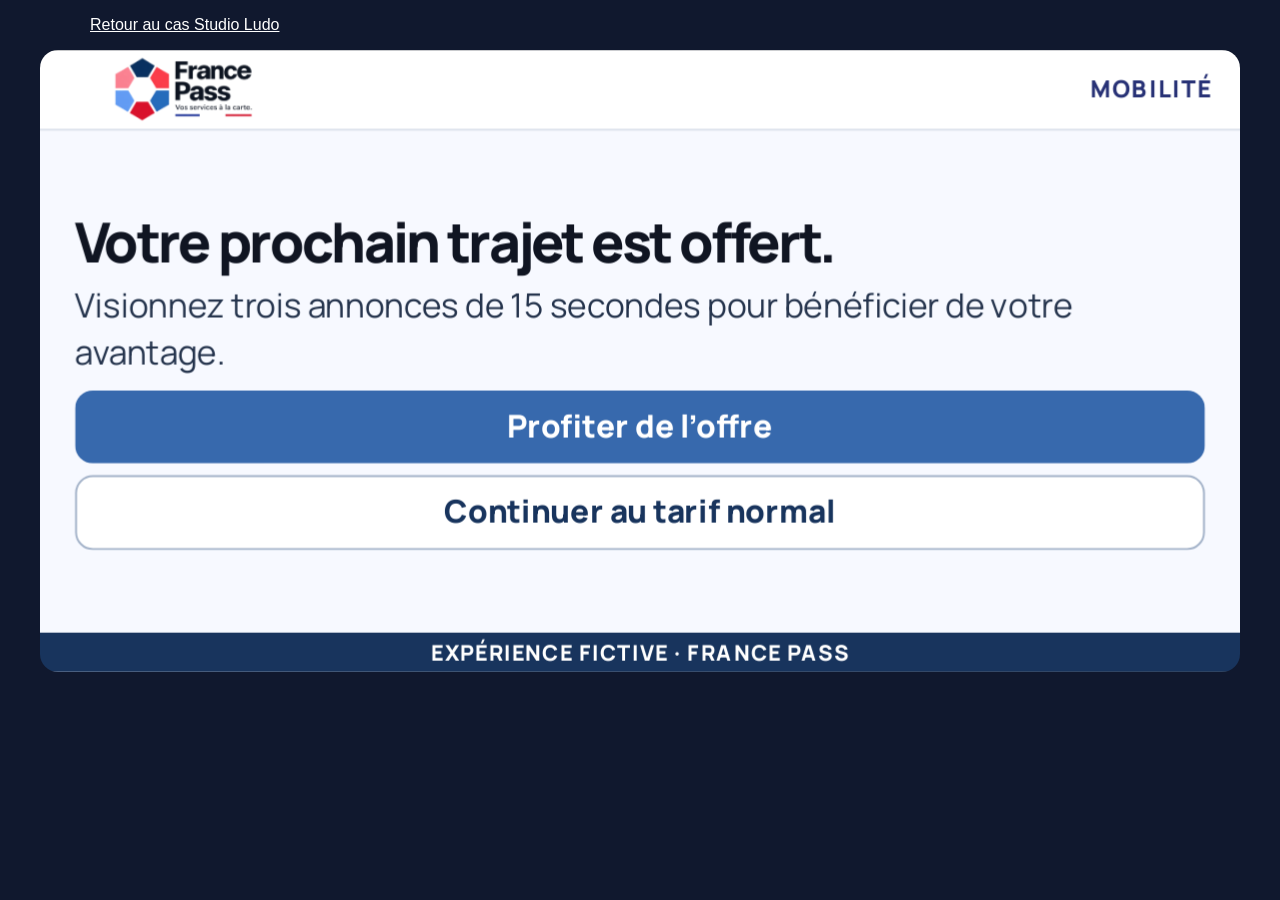
<file: france-pass/borne/index.html>
<!doctype html><html lang="fr"><meta charset="utf-8"><meta name="viewport" content="width=device-width,initial-scale=1"><title>Borne mobilité · France Pass</title><link rel="icon" href="../branding/favicon.png"><style>body{margin:0;background:#10182e;color:white;font:16px Arial,sans-serif}header{max-width:1100px;padding:1rem;margin:auto}a{color:inherit}main{max-width:1200px;margin:auto}</style><header><a href="../../france-pass.html">Retour au cas Studio Ludo</a></header><main><div id="fp-kiosk" class="fp-k-solo"></div></main><script src="immersion.js"></script></html>
</file>
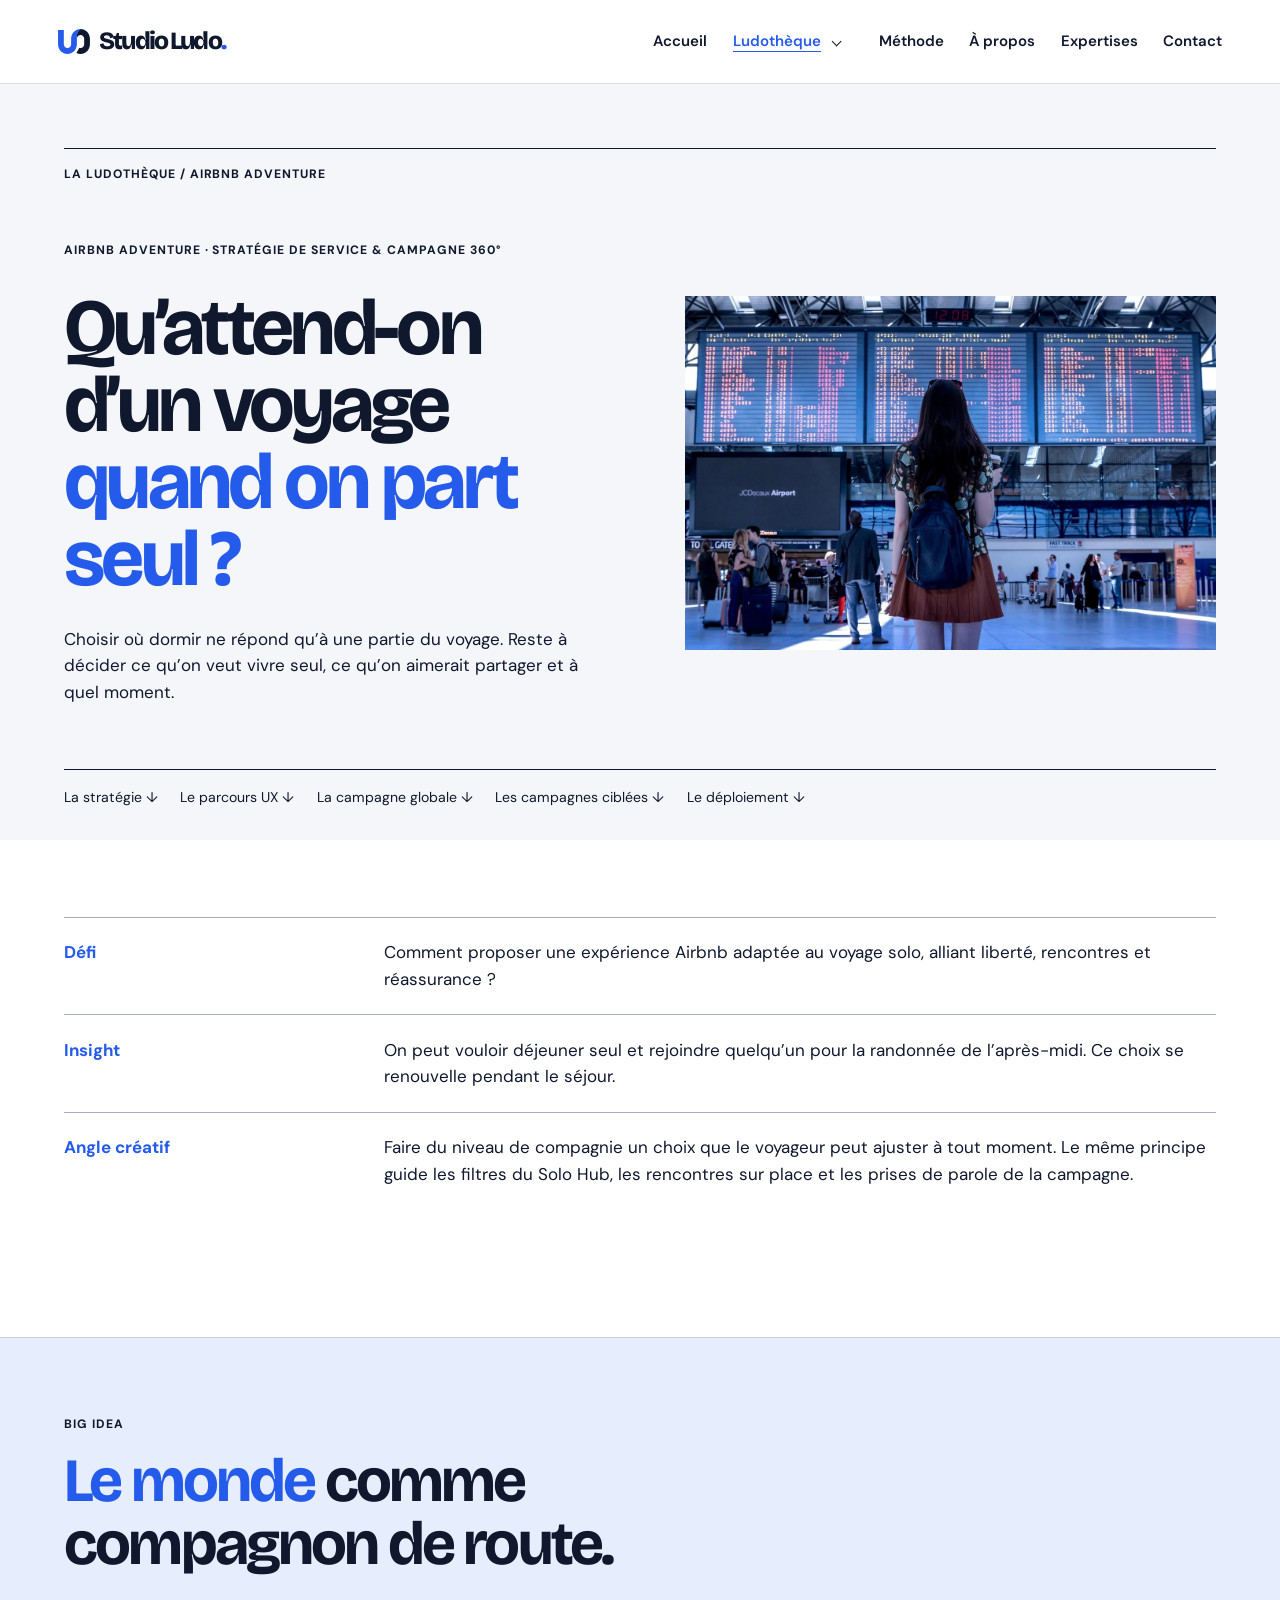
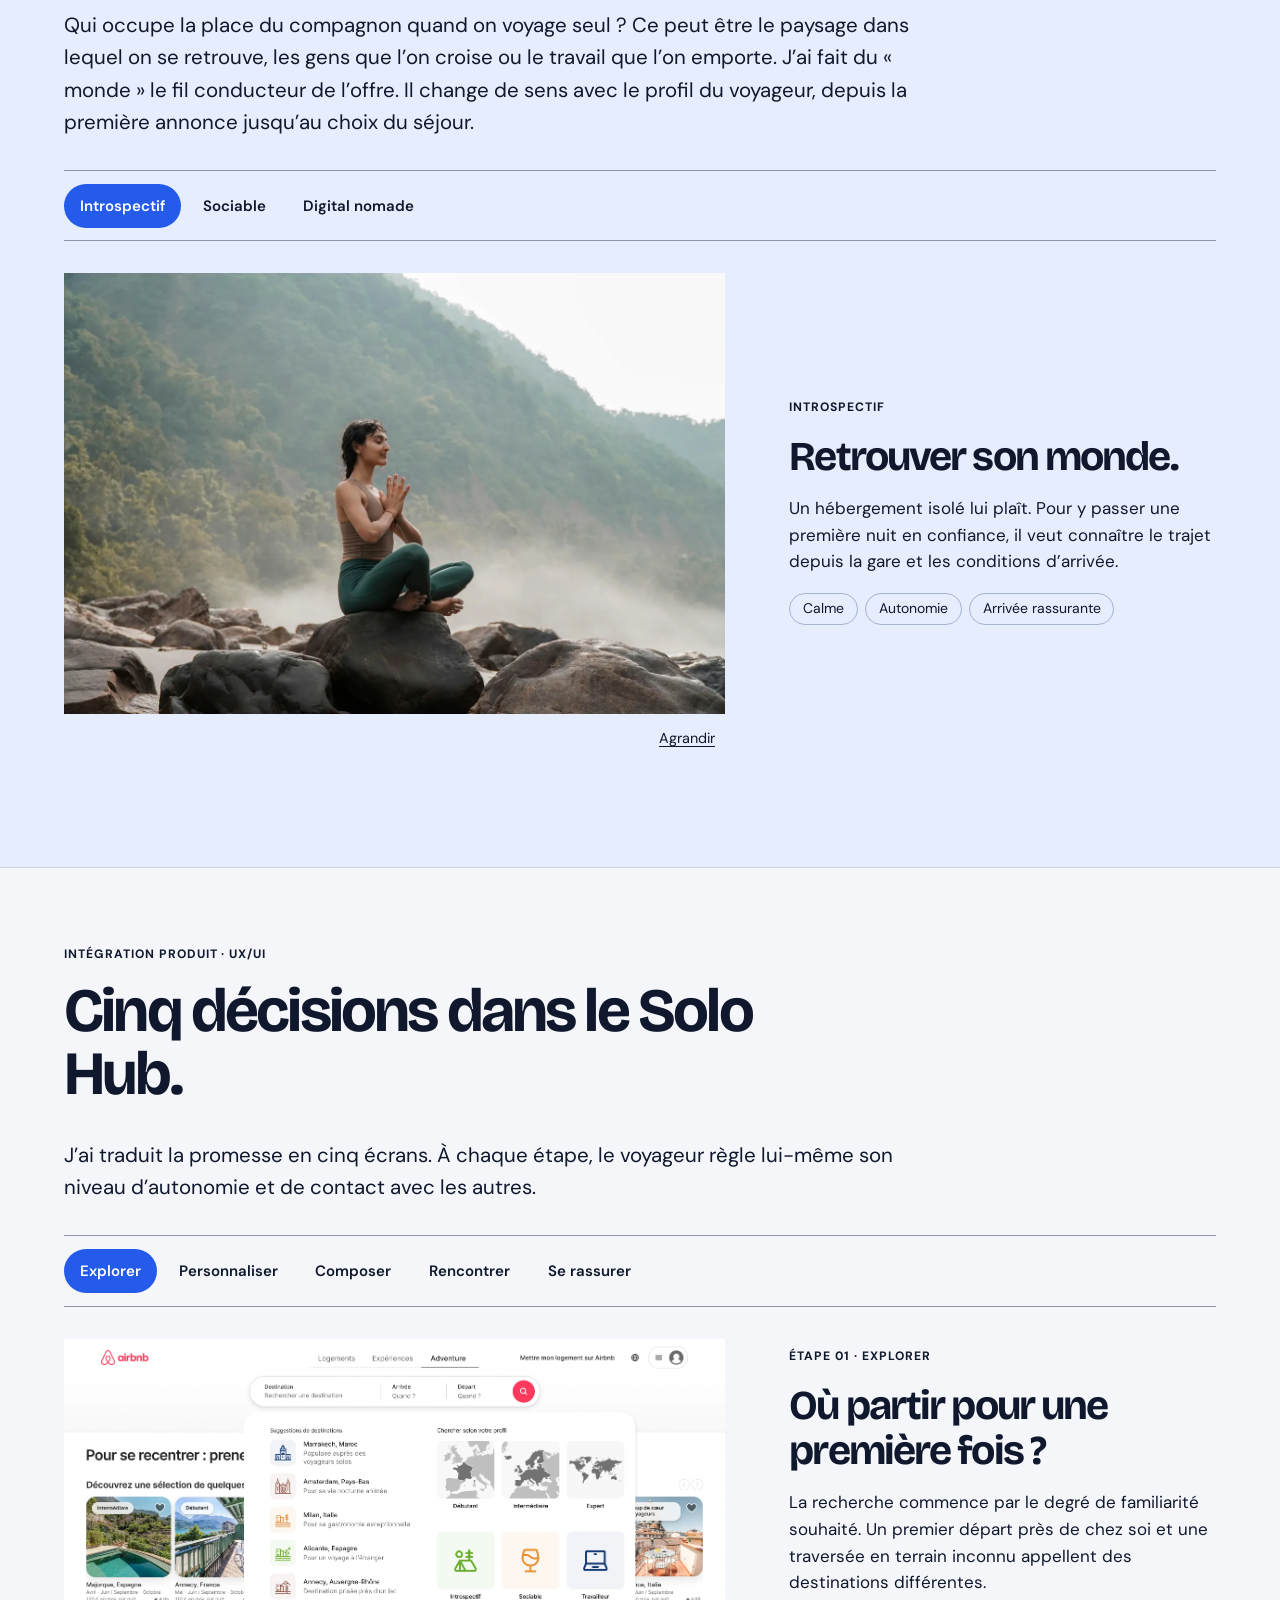
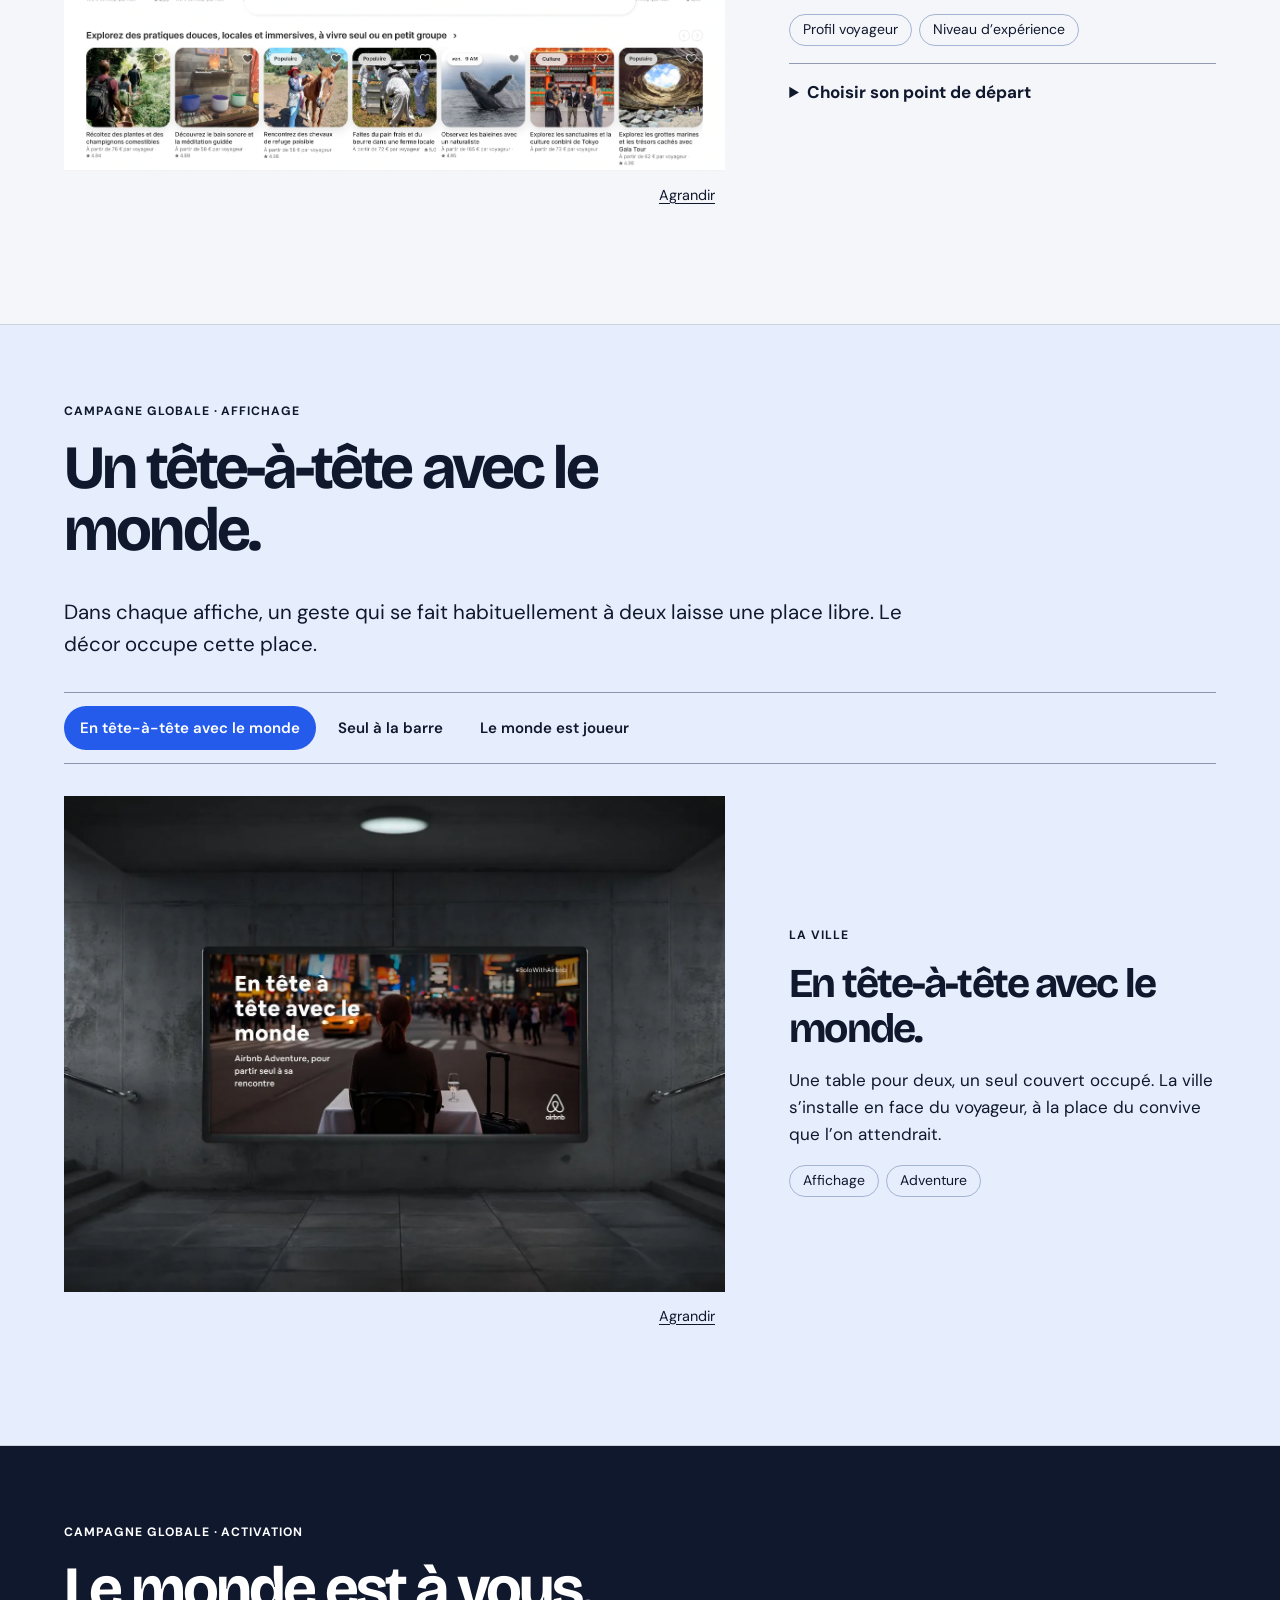
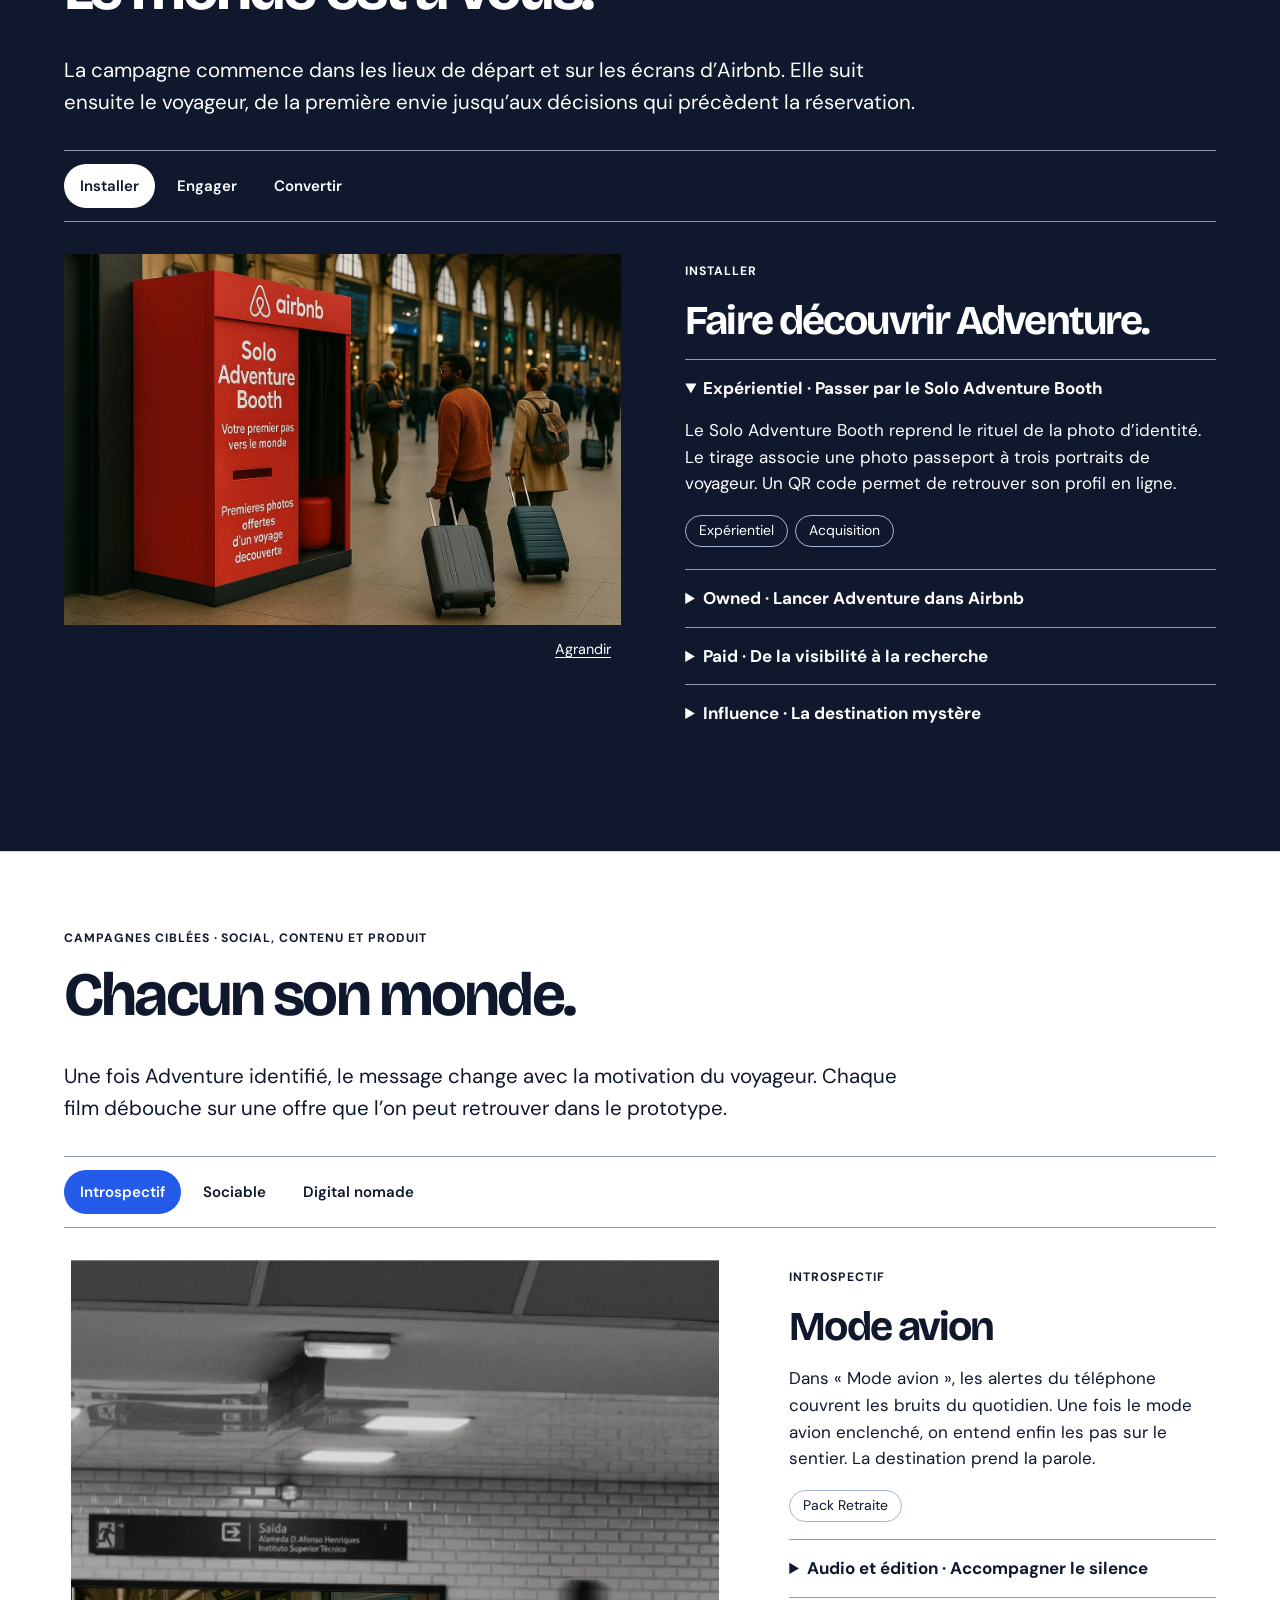
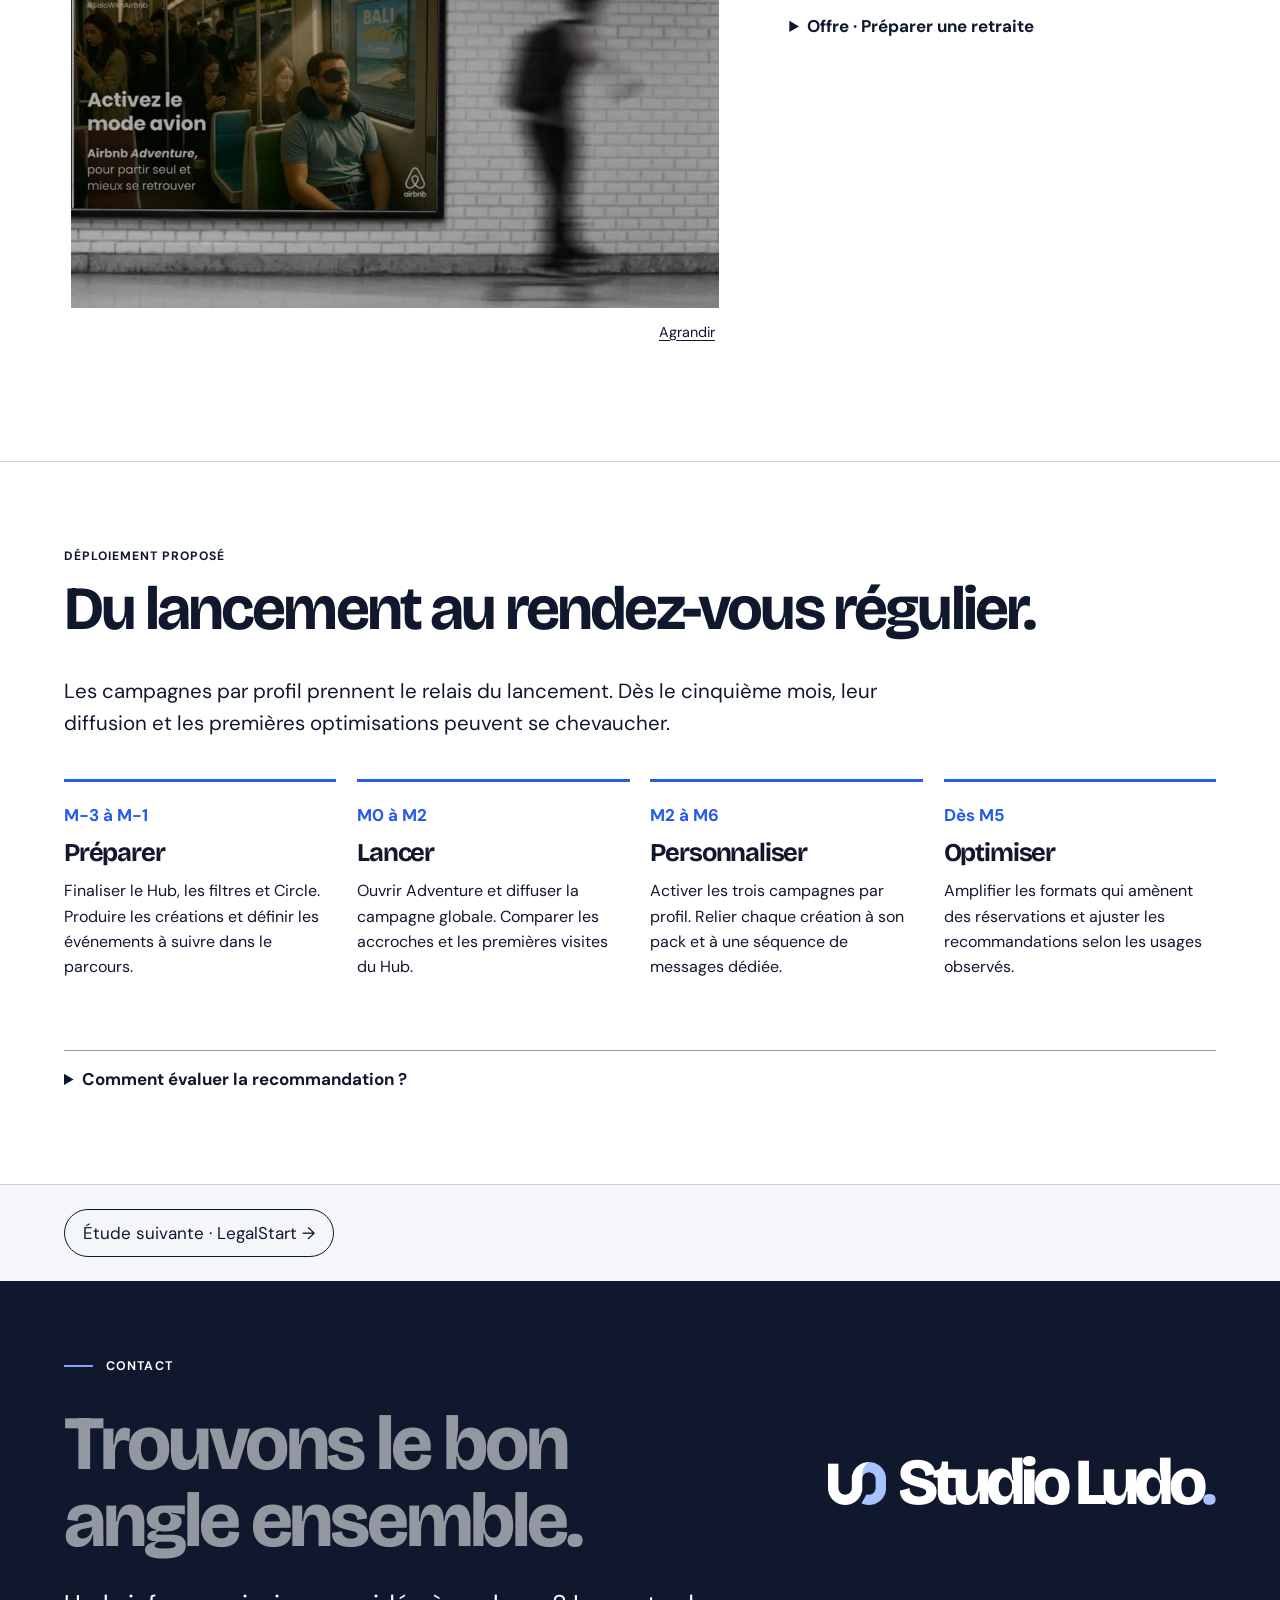
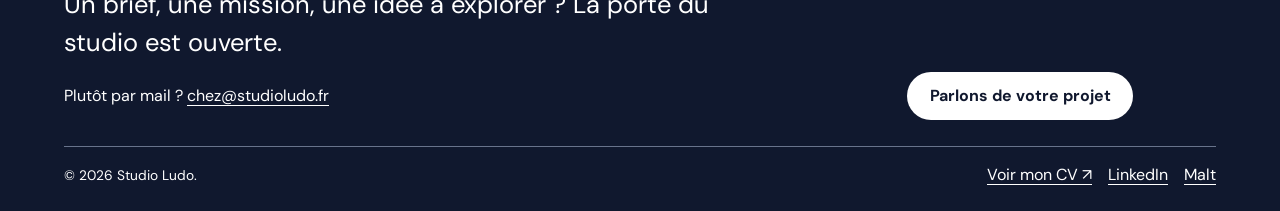
<file: airbnb-adventure.html>
<!DOCTYPE html>
<html lang="fr"><head><meta charset="utf-8"><meta name="viewport" content="width=device-width,initial-scale=1"><title>Airbnb Adventure — Stratégie de service · UX/UI · Activation | Studio Ludo</title><meta name="description" content="Une expérience Airbnb imaginée pour les voyageurs solo, du choix du séjour à la rencontre sur place."><link href="https://fonts.googleapis.com/css2?family=Bricolage+Grotesque:wght@400;600;700;800&amp;family=DM+Sans:wght@400;500;600;700&amp;display=swap" rel="stylesheet"><style>*{box-sizing:border-box}html{scroll-behavior:smooth;scroll-padding-top:2rem}body{margin:0;color:#10182e;background:#f5f6f9;font:400 17px/1.57 'DM Sans',Arial,sans-serif}a{color:inherit;text-underline-offset:5px}a:focus-visible,summary:focus-visible{outline:3px solid #648bff;outline-offset:5px}.wrap{width:min(1210px,90%);margin:auto}.mast,.links,.trail,footer,.toc{display:flex;align-items:center;justify-content:space-between;gap:1.4rem;flex-wrap:wrap}.mast{min-height:75px}.brand{display:flex;align-items:center;gap:.5rem;font-size:1.4rem;font-weight:800;letter-spacing:-.06em;text-decoration:none}.brand img{width:33px}.links a,.toc a{font-size:.88rem;text-decoration:none}.links a[aria-current],.links a:hover,.toc a:hover{text-decoration:underline}.top{background:white;border-bottom:1px solid #d1d6df}.hero{background:var(--ground);color:var(--ink);padding:clamp(2rem,5vw,5rem) 0 2rem}.trail,.eyebrow,figcaption{font-size:.76rem;letter-spacing:.08em;font-weight:700}.trail,.eyebrow{text-transform:uppercase}.trail{border-top:1px solid currentColor;padding-top:1rem}.leadgrid,.pair,.spread{display:grid;grid-template-columns:1fr 1fr;gap:clamp(1.7rem,5vw,6rem);align-items:center}.leadgrid{grid-template-columns:1.05fr 1fr;margin:clamp(2rem,4vw,4rem) 0}.leadgrid img{width:100%;max-height:430px;object-fit:contain}.hero h1{margin:.35em 0;font-size:clamp(3.1rem,6.2vw,6.3rem);line-height:.97}.hero .sub{max-width:43ch}.hero strong,.hero em{color:var(--accent)}em{font-style:normal}.toc{justify-content:flex-start;border-top:1px solid currentColor;padding-top:1rem}.toc a:after{content:' ↓'}.block{padding:clamp(3rem,6vw,6rem) 0;border-bottom:1px solid #ccd2dd}.white{background:white}.dark{background:#10182e;color:white}.blue{background:#245bea;color:white}h1,h2,h3,.brand{font-family:'Bricolage Grotesque',Arial,sans-serif;letter-spacing:-.046em}h2{font-size:clamp(2.5rem,4.8vw,4.9rem);margin:.2em 0 .55em;line-height:1.02}h3{font-size:clamp(1.45rem,2vw,2.25rem);line-height:1.1;margin:.4em 0}p{max-width:69ch;margin:.7em 0}.intro{font-size:clamp(1.12rem,1.6vw,1.4rem);max-width:61ch}.pair{align-items:start}.pair article,.spread{margin-top:1.7rem}.pair img,.spread img,.wide img{width:100%;height:auto;display:block}.spread{padding:2rem 0;border-top:1px solid #aab4c6;grid-template-columns:1.25fr 1fr}.wide{margin:2rem 0 0}.wide img{max-height:72vh;object-fit:contain}.cardimg{background:#e6e9ed}figure{margin:0}figcaption{letter-spacing:0;font-weight:500;padding-top:.55rem}details{margin:.7rem 0;border-top:1px solid #929bb0}summary{padding:1rem 0;cursor:pointer;font-weight:700}details p{margin:0 0 1rem}.steps{list-style:none;padding:0;counter-reset:stage}.steps li{counter-increment:stage;display:grid;grid-template-columns:3rem 9rem 1fr;gap:1rem;padding:1rem 0;border-top:1px solid #aab4c6}.steps li:before{content:counter(stage,decimal-leading-zero);font-weight:bold;color:#245bea}.steps p{margin:0}.metrics{font-size:clamp(2.6rem,5vw,5rem);letter-spacing:-.06em;font-weight:700;line-height:1.04}.profile{display:grid;grid-template-columns:.9fr 1.1fr;gap:2rem;align-items:center}.profile img{max-height:24rem;object-fit:contain;width:100%}.switch{display:flex;gap:.5rem;flex-wrap:wrap;margin:1.5rem 0}.switch button{border:1px solid #9099ac;background:transparent;color:inherit;padding:.65rem 1rem;font:inherit;border-radius:2rem;cursor:pointer}.switch button[aria-pressed=true]{background:#10182e;color:white}.skip{position:absolute;left:-100vw}.skip:focus{left:1rem;background:white;padding:1rem;z-index:5}footer{padding:2rem 0}footer a{font-weight:650}[hidden]{display:none!important}@media(max-width:720px){.leadgrid,.spread,.pair,.profile{grid-template-columns:1fr;gap:1rem}.mast{padding:1rem 0;gap:.6rem}.links{gap:.8rem}.trail{align-items:start}.steps li{grid-template-columns:2rem 1fr}.steps p{grid-column:2}.wrap{width:90%}.toc{gap:.9rem}.leadgrid img{max-height:310px}.spread{margin-top:.8rem}.block{padding:3rem 0}}@media(prefers-reduced-motion:reduce){html{scroll-behavior:auto}}
</style><link rel="stylesheet" href="exhibits.css"><link rel="stylesheet" href="airbnb.css"><link rel="icon" href="[data-uri]" type="image/svg+xml"><link rel="stylesheet" href="./footer.css"><style>
#service{background:#f5f6f9}
#deploiement{background:white;color:#10182e}
main .hero{background:#f5f6f9;color:#10182e}main .hero h1 em{font-style:normal;color:#245bea}
</style></head><body style="--ground:#e6edfc;--ink:#10182e;--accent:#245bea"><a class="skip" href="#main">Aller au contenu</a><header class="top"><div class="wrap mast"><a class="brand" href="index.html"><img alt="" src="[data-uri]">Studio Ludo.</a><nav class="links" aria-label="Études de cas"><a href="ludotheque.html">Ludothèque</a><a href="legalstart.html">LegalStart</a><a href="decathlon-location.html">Decathlon Location</a><a href="airbnb-adventure.html" aria-current="page">Airbnb Adventure</a></nav></div></header><script src="./header.js"></script><main id="main"><header class="hero"><div class="wrap"><div class="trail"><span>La Ludothèque / Airbnb Adventure</span></div><div class="leadgrid"><div><span class="eyebrow">Airbnb Adventure · Stratégie de service &amp; campagne 360°</span><h1>Qu’attend-on d’un voyage <em>quand on part seul ?</em></h1><p class="sub">Choisir où dormir ne répond qu’à une partie du voyage. Reste à décider ce qu’on veut vivre seul, ce qu’on aimerait partager et à quel moment.</p></div><figure><img decoding="async" src="images/32.webp" alt="Voyageuse devant le tableau des départs à l’aéroport."></figure></div><nav class="toc" aria-label="Dans cette étude"><a href="#angle">La stratégie</a><a href="#service">Le parcours UX</a><a href="#activation">La campagne globale</a><a href="#ciblee">Les campagnes ciblées</a><a href="#deploiement">Le déploiement</a></nav></div></header><section id="angle" class="block white"><div class="wrap"><dl class="case-strategy"><div><dt>Défi</dt><dd>Comment proposer une expérience Airbnb adaptée au voyage solo, alliant liberté, rencontres et réassurance ?</dd></div><div><dt>Insight</dt><dd>On peut vouloir déjeuner seul et rejoindre quelqu’un pour la randonnée de l’après-midi. Ce choix se renouvelle pendant le séjour.</dd></div><div><dt>Angle créatif</dt><dd>Faire du niveau de compagnie un choix que le voyageur peut ajuster à tout moment. Le même principe guide les filtres du Solo Hub, les rencontres sur place et les prises de parole de la campagne.</dd></div></dl></div></section><section id="profils" class="block air-light"><div class="wrap"><section class="exhibit" data-mode="tabs"><p class="eyebrow">Big Idea</p><h2><em>Le monde</em> comme compagnon de route.</h2><p class="intro">Qui occupe la place du compagnon quand on voyage seul ? Ce peut être le paysage dans lequel on se retrouve, les gens que l’on croise ou le travail que l’on emporte. J’ai fait du « monde » le fil conducteur de l’offre. Il change de sens avec le profil du voyageur, depuis la première annonce jusqu’au choix du séjour.</p><div class="controlbar"></div><article class="plate" data-name="Introspectif"><div class="frames"><img loading="lazy" decoding="async" src="images/34.webp" alt="Voyageuse pratiquant la méditation en montagne."></div><div class="platecopy"><p class="eyebrow">Introspectif</p><h3>Retrouver son monde.</h3><p>Un hébergement isolé lui plaît. Pour y passer une première nuit en confiance, il veut connaître le trajet depuis la gare et les conditions d’arrivée.</p><ul class="air-tags"><li>Calme</li><li>Autonomie</li><li>Arrivée rassurante</li></ul></div></article><article class="plate" data-name="Sociable"><div class="frames"><img loading="lazy" decoding="async" src="images/35.webp" alt="Voyageurs partageant un moment en montagne."></div><div class="platecopy"><p class="eyebrow">Sociable</p><h3>Rencontrer le monde.</h3><p>Il choisit seul sa destination et son rythme. Sur place, une table à rejoindre ou une sortie avec un petit groupe lui donne une occasion concrète de faire connaissance.</p><ul class="air-tags"><li>Petit groupe</li><li>Sorties</li><li>Airbnb Circle</li></ul></div></article><article class="plate" data-name="Digital nomade"><div class="frames"><img loading="lazy" decoding="async" src="images/36.webp" alt="Voyageur travaillant sur son ordinateur depuis une terrasse."></div><div class="platecopy"><p class="eyebrow">Digital nomade</p><h3>Se connecter au monde.</h3><p>Une belle vue donne envie de partir. Pour y travailler une semaine, il lui faut aussi un bureau, une connexion fiable et la possibilité de prolonger le séjour.</p><ul class="air-tags"><li>Workation</li><li>Connexion</li><li>Long séjour</li></ul></div></article></section></div></section><section id="service" class="block white"><div class="wrap"><section class="exhibit" data-mode="tabs"><p class="eyebrow">Intégration produit · UX/UI</p><h2>Cinq décisions dans le Solo Hub.</h2><p class="intro">J’ai traduit la promesse en cinq écrans. À chaque étape, le voyageur règle lui-même son niveau d’autonomie et de contact avec les autres.</p><div class="controlbar"></div><article class="plate" data-name="Explorer"><div class="frames"><img loading="lazy" decoding="async" src="images/40.webp" alt="Accueil Adventure avec suggestions de destinations, niveaux et profils."></div><div class="platecopy"><p class="eyebrow">Étape 01 · Explorer</p><h3>Où partir pour une première fois ?</h3><p>La recherche commence par le degré de familiarité souhaité. Un premier départ près de chez soi et une traversée en terrain inconnu appellent des destinations différentes.</p><ul class="air-tags"><li>Profil voyageur</li><li>Niveau d’expérience</li></ul><details class="air-drawer"><summary>Choisir son point de départ</summary><div class="air-drawer-body"><p>Le voyageur peut chercher une ville directement ou choisir un profil. Dans ce second cas, les recommandations de logements et d’activités tiennent compte de son envie de calme, de rencontres ou de mobilité.</p></div></details></div></article><article class="plate" data-name="Personnaliser"><div class="frames"><img loading="lazy" decoding="async" src="images/41.webp" alt="Filtres du prototype pour le logement, les activités et Circle."></div><div class="platecopy"><p class="eyebrow">Étape 02 · Personnaliser</p><h3>Quels critères comptent pour moi ?</h3><p>Le profil propose une sélection de départ. Un voyageur peut ensuite demander à la fois une chambre au calme et des activités en petit groupe.</p><ul class="air-tags"><li>Filtres logement</li><li>Taille des groupes</li></ul><details class="air-drawer"><summary>Ajuster les filtres</summary><div class="air-drawer-body"><p>Le logement se trie selon ses équipements, son quartier et ses conditions d’arrivée. Pour une activité, la langue, le créneau et la taille du groupe aident à décider si l’on s’y sentira à sa place.</p></div></details></div></article><article class="plate" data-name="Composer"><div class="frames"><img loading="lazy" decoding="async" src="images/42.webp" alt="Page de résultats du prototype avec offres et carte."></div><div class="platecopy"><p class="eyebrow">Étape 03 · Composer</p><h3>Quelle part de mon séjour partager ?</h3><p>La carte et la liste réunissent hébergements, activités et propositions Circle. On peut réserver un logement individuel et garder une seule soirée pour rencontrer des voyageurs.</p><ul class="air-tags"><li>Carte et liste</li><li>Séjour modulable</li></ul><details class="air-drawer"><summary>Lire les combinaisons</summary><div class="air-drawer-body"><p>La recherche peut rester limitée au logement. Ajouter Circle révèle des occasions de colocation ou des moments collectifs. La carte permet de vérifier si le rendez-vous s’intègre au trajet prévu.</p></div></details></div></article><article class="plate" data-name="Rencontrer"><div class="frames"><img loading="lazy" decoding="async" src="images/43.webp" alt="Fiche membre Circle, présentation et activités partagées."></div><div class="platecopy"><p class="eyebrow">Étape 04 · Rencontrer</p><h3>Avec qui vais-je marcher ?</h3><p>Avant de rejoindre une sortie, la fiche Circle présente la personne qui la propose. Une photo, des centres d’intérêt et des avis donnent un visage au rendez-vous.</p><ul class="air-tags"><li>Airbnb Circle</li><li>Avis des membres</li></ul><details class="air-drawer"><summary>Situer la rencontre</summary><div class="air-drawer-body"><p>Une randonnée, une visite ou un repas sert de point de départ à l’échange. L’ancienneté, les évaluations du membre et le détail de ses propositions permettent de prendre contact avec une idée précise du moment partagé.</p></div></details></div></article><article class="plate" data-name="Se rassurer"><div class="frames"><img loading="lazy" decoding="async" src="images/solo-approved.webp" alt="Dans le filtre logement, le badge Solo Approved accompagne les critères de calme, de quartier animé et d’espace de travail." data-full-src="images/filtre-logement.webp"></div><div class="platecopy"><p class="eyebrow">Étape 05 · Se rassurer</p><h3>Puis-je arriver seul le soir ?</h3><p>Le repère Solo Approved fait remonter les questions propres au voyage solo au moment du choix. L’accès depuis les transports ou l’arrivée autonome peut peser autant que le prix.</p><ul class="air-tags"><li>Solo Approved</li><li>Retours de voyageurs</li></ul><details class="air-drawer"><summary>Évaluer une annonce</summary><div class="air-drawer-body"><p>Les avis de personnes parties seules complètent les informations sur le quartier et la disponibilité de l’hôte. Le badge sert de repère pour ouvrir la fiche et vérifier ses propres critères.</p></div></details></div></article></section></div></section><section id="affiches" class="block air-light"><div class="wrap"><section class="exhibit" data-mode="tabs"><p class="eyebrow">Campagne globale · Affichage</p><h2>Un tête-à-tête avec le monde.</h2><p class="intro">Dans chaque affiche, un geste qui se fait habituellement à deux laisse une place libre. Le décor occupe cette place.</p><div class="controlbar"></div><article class="plate" data-name="En tête-à-tête avec le monde"><div class="frames"><img loading="lazy" decoding="async" src="images/37.webp" alt="Affiche montrant une voyageuse assise face aux lumières de la ville."></div><div class="platecopy"><p class="eyebrow">La ville</p><h3>En tête-à-tête avec le monde.</h3><p>Une table pour deux, un seul couvert occupé. La ville s’installe en face du voyageur, à la place du convive que l’on attendrait.</p><ul class="air-tags"><li>Affichage</li><li>Adventure</li></ul></div></article><article class="plate" data-name="Seul à la barre"><div class="frames"><img loading="lazy" decoding="async" src="images/38.webp" alt="Affiche montrant un voyageur sur un radeau face à la côte."></div><div class="platecopy"><p class="eyebrow">Le large</p><h3>Seul à la barre.</h3><p>Sur son radeau, le voyageur choisit sa direction. Le drapeau Airbnb et la ville à l’horizon inscrivent ce départ dans un univers de voyage identifiable.</p><ul class="air-tags"><li>Affichage</li><li>Adventure</li></ul></div></article><article class="plate" data-name="Le monde est joueur"><div class="frames"><img loading="lazy" decoding="async" src="images/39.webp" alt="Affiche parisienne montrant un joueur de frisbee sur la plage."></div><div class="platecopy"><p class="eyebrow">Le jeu</p><h3>Le monde est joueur, lancez-vous.</h3><p>Sur la plage, un joueur envoie un frisbee à un partenaire hors champ. Le paysage entier semble prêt à lui répondre.</p><ul class="air-tags"><li>Affichage</li><li>Adventure</li></ul></div></article></section></div></section><section id="activation" class="block dark"><div class="wrap"><section class="exhibit" data-mode="tabs"><p class="eyebrow">Campagne globale · Activation</p><h2>Le monde est à vous.</h2><p class="intro">La campagne commence dans les lieux de départ et sur les écrans d’Airbnb. Elle suit ensuite le voyageur, de la première envie jusqu’aux décisions qui précèdent la réservation.</p><div class="controlbar"></div><article class="plate air-mechanisms" data-name="Installer"><div class="air-media-side"></div><div class="platecopy"><p class="eyebrow">Installer</p><h3>Faire découvrir Adventure.</h3><details class="air-drawer" open="open" name="air-campaign-phase-0"><summary>Expérientiel · Passer par le Solo Adventure Booth</summary><div class="air-drawer-body"><p>Le Solo Adventure Booth reprend le rituel de la photo d’identité. Le tirage associe une photo passeport à trois portraits de voyageur. Un QR code permet de retrouver son profil en ligne.</p><ul class="air-tags"><li>Expérientiel</li><li>Acquisition</li></ul><figure class="air-mechanism-visual"><div class="frames"><img loading="lazy" decoding="async" src="images/48.webp" alt="Photomaton Solo Adventure Booth dans une gare."></div></figure></div></details><details class="air-drawer" name="air-campaign-phase-0"><summary>Owned · Lancer Adventure dans Airbnb</summary><div class="air-drawer-body"><p>L’entrée Adventure apparaît dans l’app et sur la page d’accueil. Une notification ou la newsletter conduit directement aux profils et aux premières destinations.</p><figure class="air-mechanism-visual"><div class="frames"><img loading="lazy" decoding="async" src="images/45.webp" alt="Exemple de point de contact propriétaire au lancement."></div></figure></div></details><details class="air-drawer" name="air-campaign-phase-0"><summary>Paid · De la visibilité à la recherche</summary><div class="air-drawer-body"><p>Le film de lancement et l’affichage installent la promesse dans les lieux de transit. Le Search prend le relais quand une personne cherche déjà où partir seule.</p><figure class="air-mechanism-visual"><div class="frames"><img loading="lazy" decoding="async" src="images/46.webp" alt="Support de la campagne de lancement Adventure."></div></figure></div></details><details class="air-drawer" name="air-campaign-phase-0"><summary>Influence · La destination mystère</summary><div class="air-drawer-body"><p>Un créateur découvre le lieu de son séjour et documente plusieurs moments, de l’arrivée jusqu’à la première rencontre. Une session de questions permet à sa communauté de préparer son propre départ.</p><figure class="air-mechanism-visual"><div class="frames"><img loading="lazy" decoding="async" src="images/47.webp" alt="Créatrice de contenu filmant son voyage en kayak."></div></figure></div></details></div></article><article class="plate air-mechanisms" data-name="Engager"><div class="air-media-side"></div><div class="platecopy"><p class="eyebrow">Engager</p><h3>Se projeter dans un premier départ.</h3><details class="air-drawer" open="open" name="air-campaign-phase-1"><summary>Vidéo · Suivre le séjour à la première personne</summary><div class="air-drawer-body"><p>Une mini-série filmée à la première personne suit les petites décisions d’un séjour. Le premier repas seul ou l’hésitation avant une activité sont des scènes dans lesquelles on peut se reconnaître.</p><ul class="air-tags"><li>POV</li><li>Vidéo courte</li></ul><figure class="air-mechanism-visual"><div class="frames"><img loading="lazy" decoding="async" src="images/50.webp" alt="Vue subjective d’un voyageur dans un paysage de canyon."></div></figure></div></details><details class="air-drawer" name="air-campaign-phase-1"><summary>Audio · Une présence pour le premier soir</summary><div class="air-drawer-body"><p>Un récit court accompagne l’arrivée. Une playlist locale prend le relais pendant une promenade. Le choix se fait selon la destination et le moment du voyage.</p><figure class="air-mechanism-visual"><div class="frames"><img loading="lazy" decoding="async" src="images/49.1.webp" alt="Déclinaison audio du compagnon de voyage." data-caption="Une playlist locale pour accompagner le trajet ou la première promenade."><img src="images/49.2.webp" alt="Deux invités enregistrent un épisode du podcast Adventure." loading="lazy" decoding="async" data-caption="Un podcast où les voyageurs racontent leur première expérience en solo."></div></figure></div></details><details class="air-drawer" name="air-campaign-phase-1"><summary>Éditorial · Préparer ses premières 48 heures</summary><div class="air-drawer-body"><p>Un guide combine arrivée, bonnes adresses et activités accessibles seul. Après le séjour, une invitation à raconter sa propre première fois prolonge cette série.</p><figure class="air-mechanism-visual"><div class="frames"><img loading="lazy" decoding="async" src="images/51.webp" alt="Guide éditorial de voyage consulté sur ordinateur."></div></figure></div></details><details class="air-drawer" name="air-campaign-phase-1"><summary>UGC · Retourner une appréhension</summary><div class="air-drawer-body"><p>Le voyageur raconte ce qu’il redoutait avant le départ, puis ce qui s’est réellement passé. Les récits réunis sous #SoloWithAirbnb donnent de la matière au voyageur suivant.</p><figure class="air-mechanism-visual"><div class="frames"><img loading="lazy" decoding="async" src="images/52.webp" alt="Proposition de contenu social autour du voyage solo."></div></figure></div></details></div></article><article class="plate air-mechanisms" data-name="Convertir"><div class="air-media-side"></div><div class="platecopy"><p class="eyebrow">Convertir</p><h3>Préparer la réservation.</h3><details class="air-drawer" open="open" name="air-campaign-phase-2"><summary>Produit · Composer un séjour dans le Solo Hub</summary><div class="air-drawer-body"><p>L’assistant Adventure proposé associe une envie, des dates et un budget à une sélection concrète. On peut garder une proposition dans sa liste, ajouter une activité ou retrouver un Circle.</p><ul class="air-tags"><li>Produit</li><li>Solo Hub</li></ul><figure class="air-mechanism-visual"><div class="frames"><img loading="lazy" decoding="async" src="images/53.webp" alt="Concept d’assistant pour préparer un séjour Adventure."></div></figure></div></details><details class="air-drawer" name="air-campaign-phase-2"><summary>CRM · Trois moments, trois messages</summary><div class="air-drawer-body"><p>Avant le départ, un email aide à préparer l’arrivée. Sur place, une suggestion locale tient compte du profil. Au retour, un message recueille l’avis du voyageur.</p><figure class="air-mechanism-visual"><div class="frames"><img loading="lazy" decoding="async" src="images/54.webp" alt="Illustration du parcours relationnel avant et après le séjour."></div></figure></div></details><details class="air-drawer" name="air-campaign-phase-2"><summary>Participation · Imagine ton Adventure</summary><div class="air-drawer-body"><p>Le configurateur permet de composer un séjour idéal et d’en conserver une carte partageable. La sélection devient aussi le point de départ d’une relance personnalisée.</p><figure class="air-mechanism-visual"><div class="frames"><img loading="lazy" decoding="async" src="images/55.webp" alt="Support associé au configurateur de séjour."></div></figure></div></details><details class="air-drawer" name="air-campaign-phase-2"><summary>Réassurance · Solo, mais Safe</summary><div class="air-drawer-body"><p>Une checklist avant départ, des témoignages et un accès visible à l’assistance répondent aux doutes au moment de réserver.</p><figure class="air-mechanism-visual"><div class="frames"><img loading="lazy" decoding="async" src="images/56.webp" alt="Visuel éditorial de réassurance pour le voyage en solo."></div></figure></div></details></div></article></section></div></section><section id="ciblee" class="block white"><div class="wrap"><section class="exhibit" data-mode="tabs"><p class="eyebrow">Campagnes ciblées · Social, contenu et produit</p><h2>Chacun son monde.</h2><p class="intro">Une fois Adventure identifié, le message change avec la motivation du voyageur. Chaque film débouche sur une offre que l’on peut retrouver dans le prototype.</p><div class="controlbar"></div><article class="plate" data-name="Introspectif"><div class="frames"><img loading="lazy" decoding="async" src="images/57.webp" alt="Affiche de campagne destinée au profil introspectif."></div><div class="platecopy"><p class="eyebrow">Introspectif</p><h3>Mode avion</h3><p>Dans « Mode avion », les alertes du téléphone couvrent les bruits du quotidien. Une fois le mode avion enclenché, on entend enfin les pas sur le sentier. La destination prend la parole.</p><ul class="air-tags"><li>Pack Retraite</li></ul><details class="air-drawer"><summary>Audio et édition · Accompagner le silence</summary><div class="air-drawer-body"><p>Un récit de retraite suit les premières heures seul. Une playlist et un itinéraire de marche prolongent le film. Les Others est envisagé comme relais éditorial pour cet univers.</p></div></details><details class="air-drawer"><summary>Offre · Préparer une retraite</summary><div class="air-drawer-body"><p>La sélection rassemble logements au calme, accès à la nature et activités douces. Une marche en petit groupe reste possible pour qui souhaite ponctuer le séjour d’une rencontre.</p></div></details></div></article><article class="plate" data-name="Sociable"><div class="frames"><img loading="lazy" decoding="async" src="images/58.webp" alt="Affiche de campagne consacrée aux rencontres entre voyageurs."></div><div class="platecopy"><p class="eyebrow">Sociable</p><h3>Comme à la colo</h3><p>« Comme à la colo » raconte le séjour par un groupe de discussion. Au début, aucun message. Puis arrivent un rendez-vous, une invitation à dîner et la photo du groupe réuni.</p><ul class="air-tags"><li>Pack Connexion</li></ul><details class="air-drawer"><summary>Social · Du selfie à la photo de groupe</summary><div class="air-drawer-body"><p>Un carrousel suit le même voyageur au fil de trois jours. Un relais festival envisagé avec We Love Green donnerait aux participants une première occasion de se retrouver.</p></div></details><details class="air-drawer"><summary>Offre · Choisir sa rencontre</summary><div class="air-drawer-body"><p>Le Pack Connexion propose un logement convivial et des activités de groupe. La fiche Circle indique qui y participe pour que le voyageur puisse décider de rejoindre le rendez-vous.</p></div></details></div></article><article class="plate" data-name="Digital nomade"><div class="frames"><img loading="lazy" decoding="async" src="images/59.webp" alt="Visuel de campagne destiné aux personnes qui travaillent en voyage."></div><div class="platecopy"><p class="eyebrow">Digital nomade</p><h3>Fond d’écran</h3><p>Dans « Fond d’écran », un collègue en visio demande où trouver cet arrière-plan. Le voyageur tourne son ordinateur et révèle la fenêtre ouverte sur le paysage.</p><ul class="air-tags"><li>Pack Nomade</li></ul><details class="air-drawer"><summary>Éditorial · Documenter une journée de travail</summary><div class="air-drawer-body"><p>Une série suit le passage du premier appel au dernier rendez-vous. Une collaboration éditoriale envisagée avec Welcome to the Jungle permettrait d’aborder les conditions réelles de la mobilité.</p></div></details><details class="air-drawer"><summary>Offre · Vérifier son installation</summary><div class="air-drawer-body"><p>Le Pack Nomade rend visibles la connexion, l’espace de travail et les conditions d’un long séjour. Cafés et coworkings à proximité complètent la sélection.</p></div></details></div></article></section></div></section><section id="deploiement" class="block air-light"><div class="wrap"><p class="eyebrow">Déploiement proposé</p><h2>Du lancement au rendez-vous régulier.</h2><p class="intro">Les campagnes par profil prennent le relais du lancement. Dès le cinquième mois, leur diffusion et les premières optimisations peuvent se chevaucher.</p><ol class="air-timeline"><li class="reveal"><span>M−3 à M−1</span><h3>Préparer</h3><p>Finaliser le Hub, les filtres et Circle. Produire les créations et définir les événements à suivre dans le parcours.</p></li><li class="reveal"><span>M0 à M2</span><h3>Lancer</h3><p>Ouvrir Adventure et diffuser la campagne globale. Comparer les accroches et les premières visites du Hub.</p></li><li class="reveal"><span>M2 à M6</span><h3>Personnaliser</h3><p>Activer les trois campagnes par profil. Relier chaque création à son pack et à une séquence de messages dédiée.</p></li><li class="reveal"><span>Dès M5</span><h3>Optimiser</h3><p>Amplifier les formats qui amènent des réservations et ajuster les recommandations selon les usages observés.</p></li></ol><details class="air-drawer"><summary>Comment évaluer la recommandation ?</summary><div class="air-drawer-body"><p>Au lancement, suivre la couverture et les visites du Hub. Pendant l’activation, comparer la consommation des contenus, l’usage des filtres et les interactions Circle. Pour chaque profil, rapprocher ces signaux des réservations et des retours après séjour.</p></div></details></div></section></main><p class="slf-return"><a class="slf-secondary" href="legalstart.html">Étude suivante · LegalStart →</a></p><div id="studio-footer"></div><script src="exhibits.js"></script><script src="airbnb.js"></script><script src="./footer.js" defer></script></body></html>
</file>
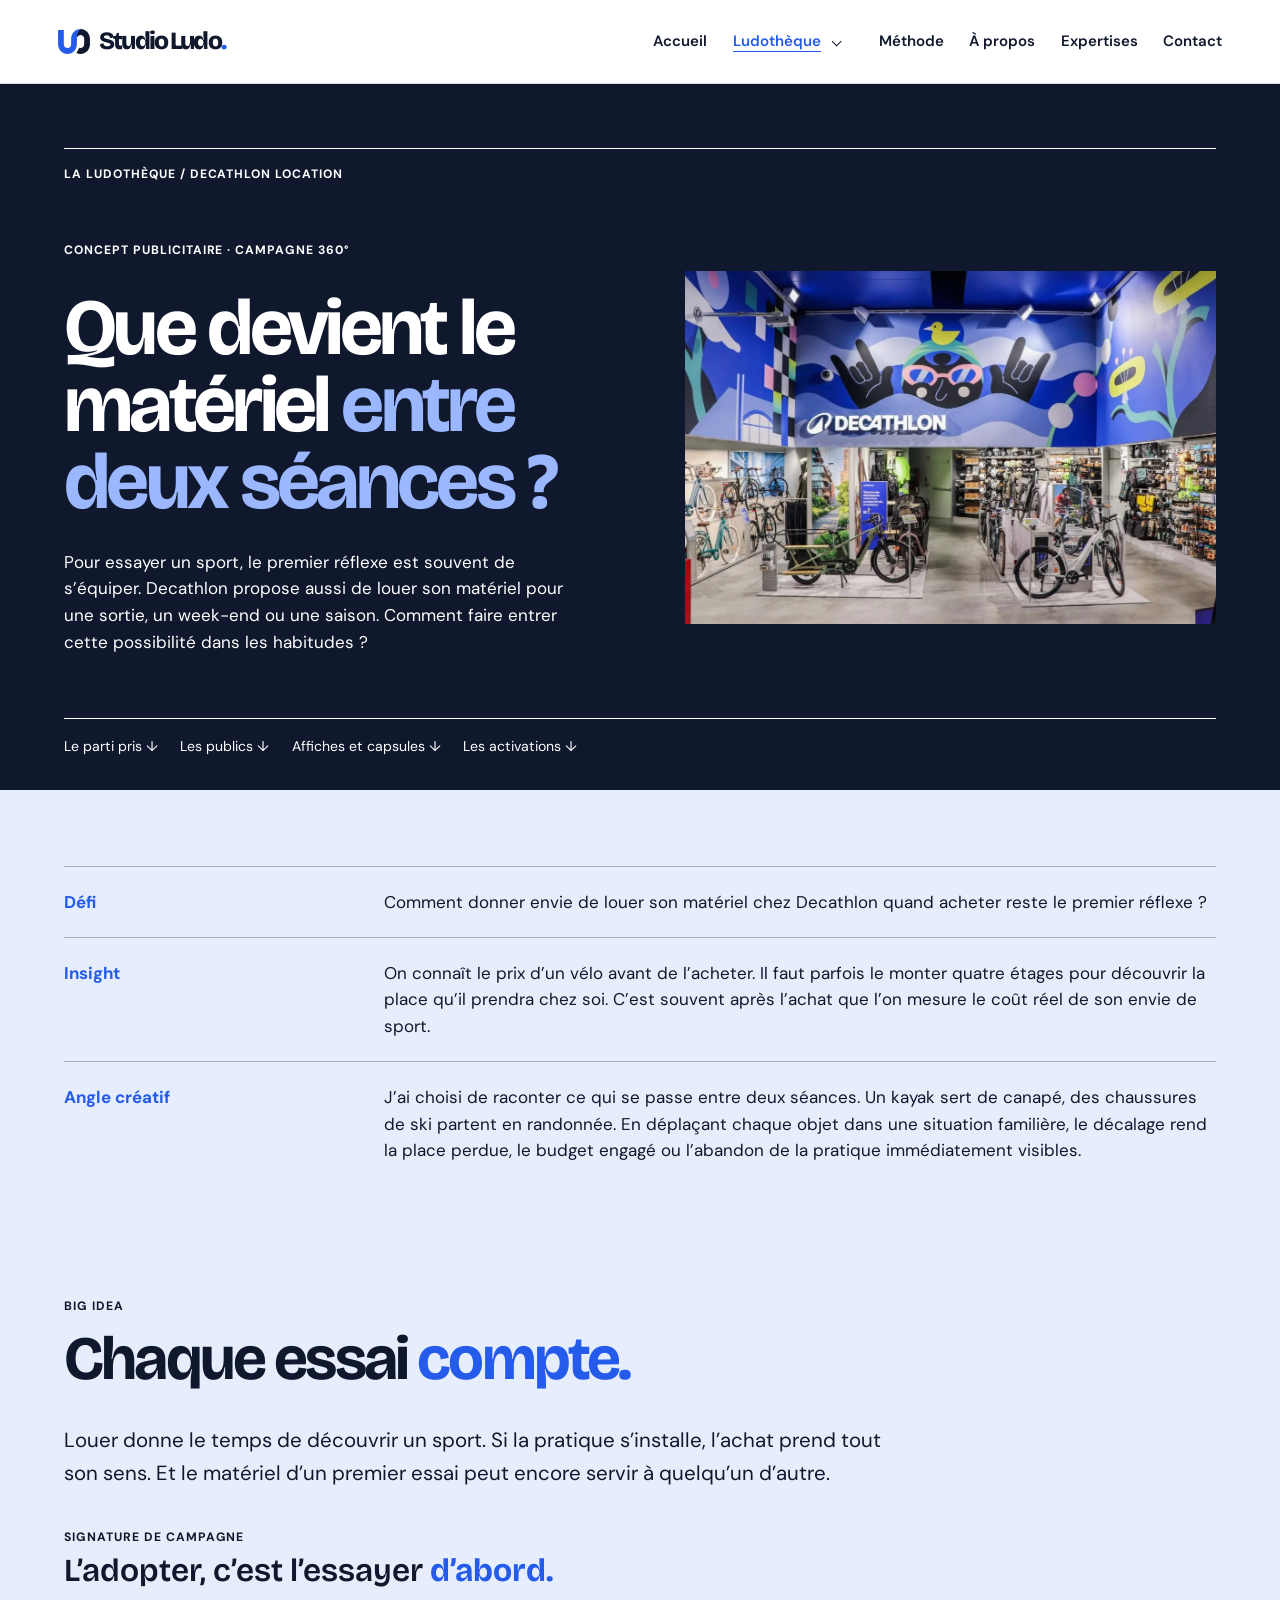
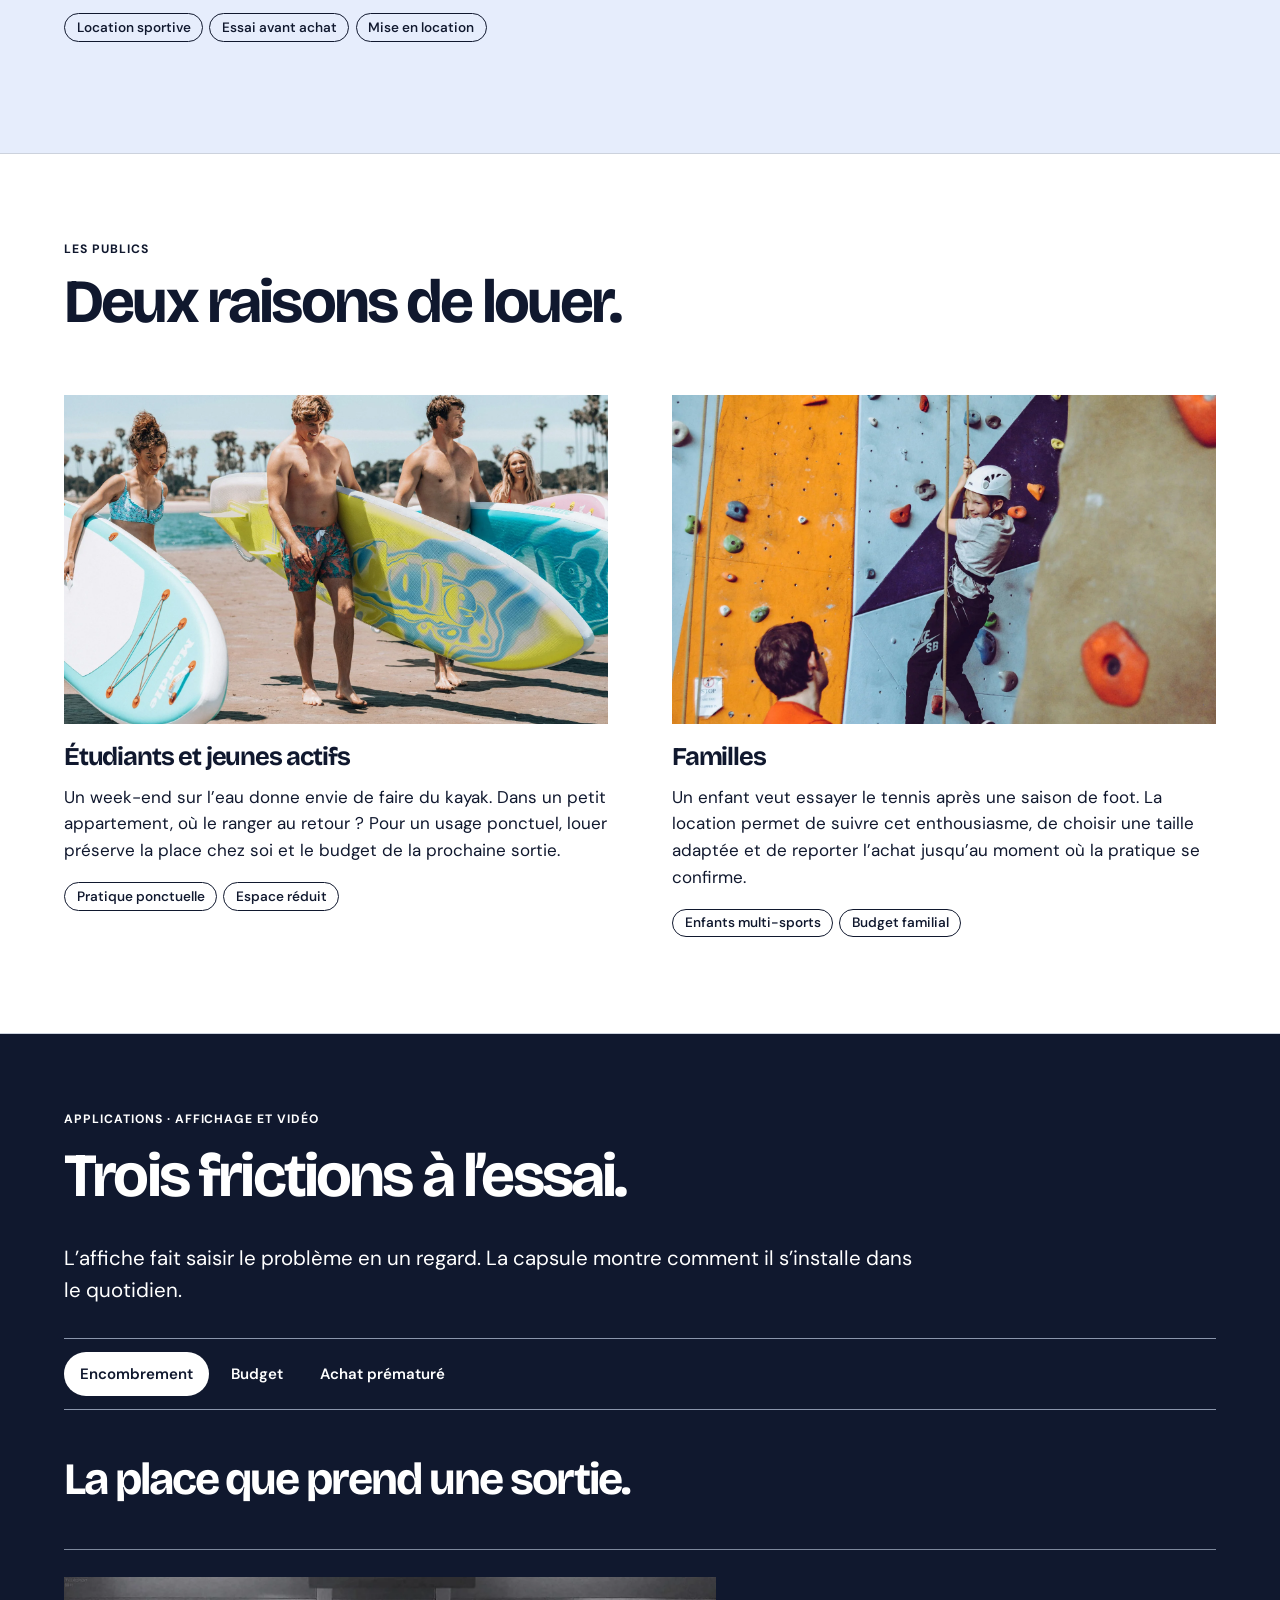
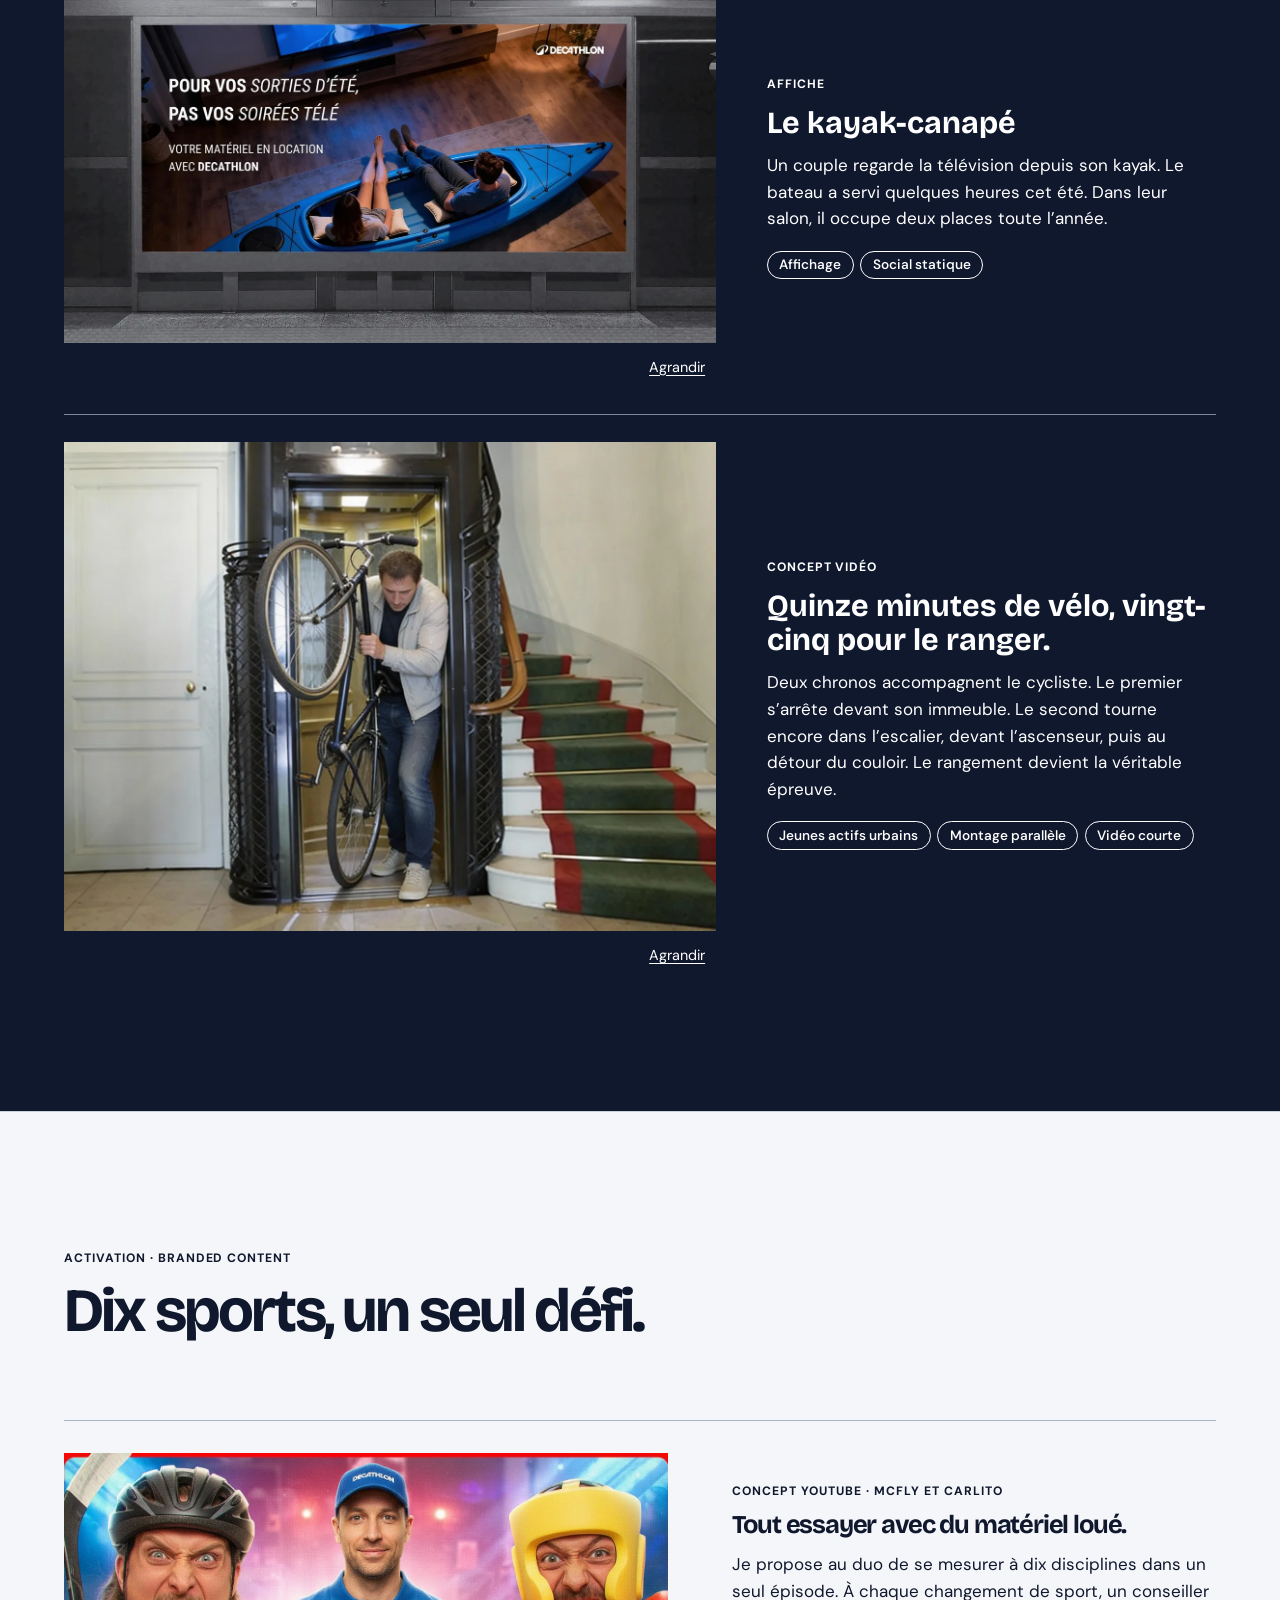
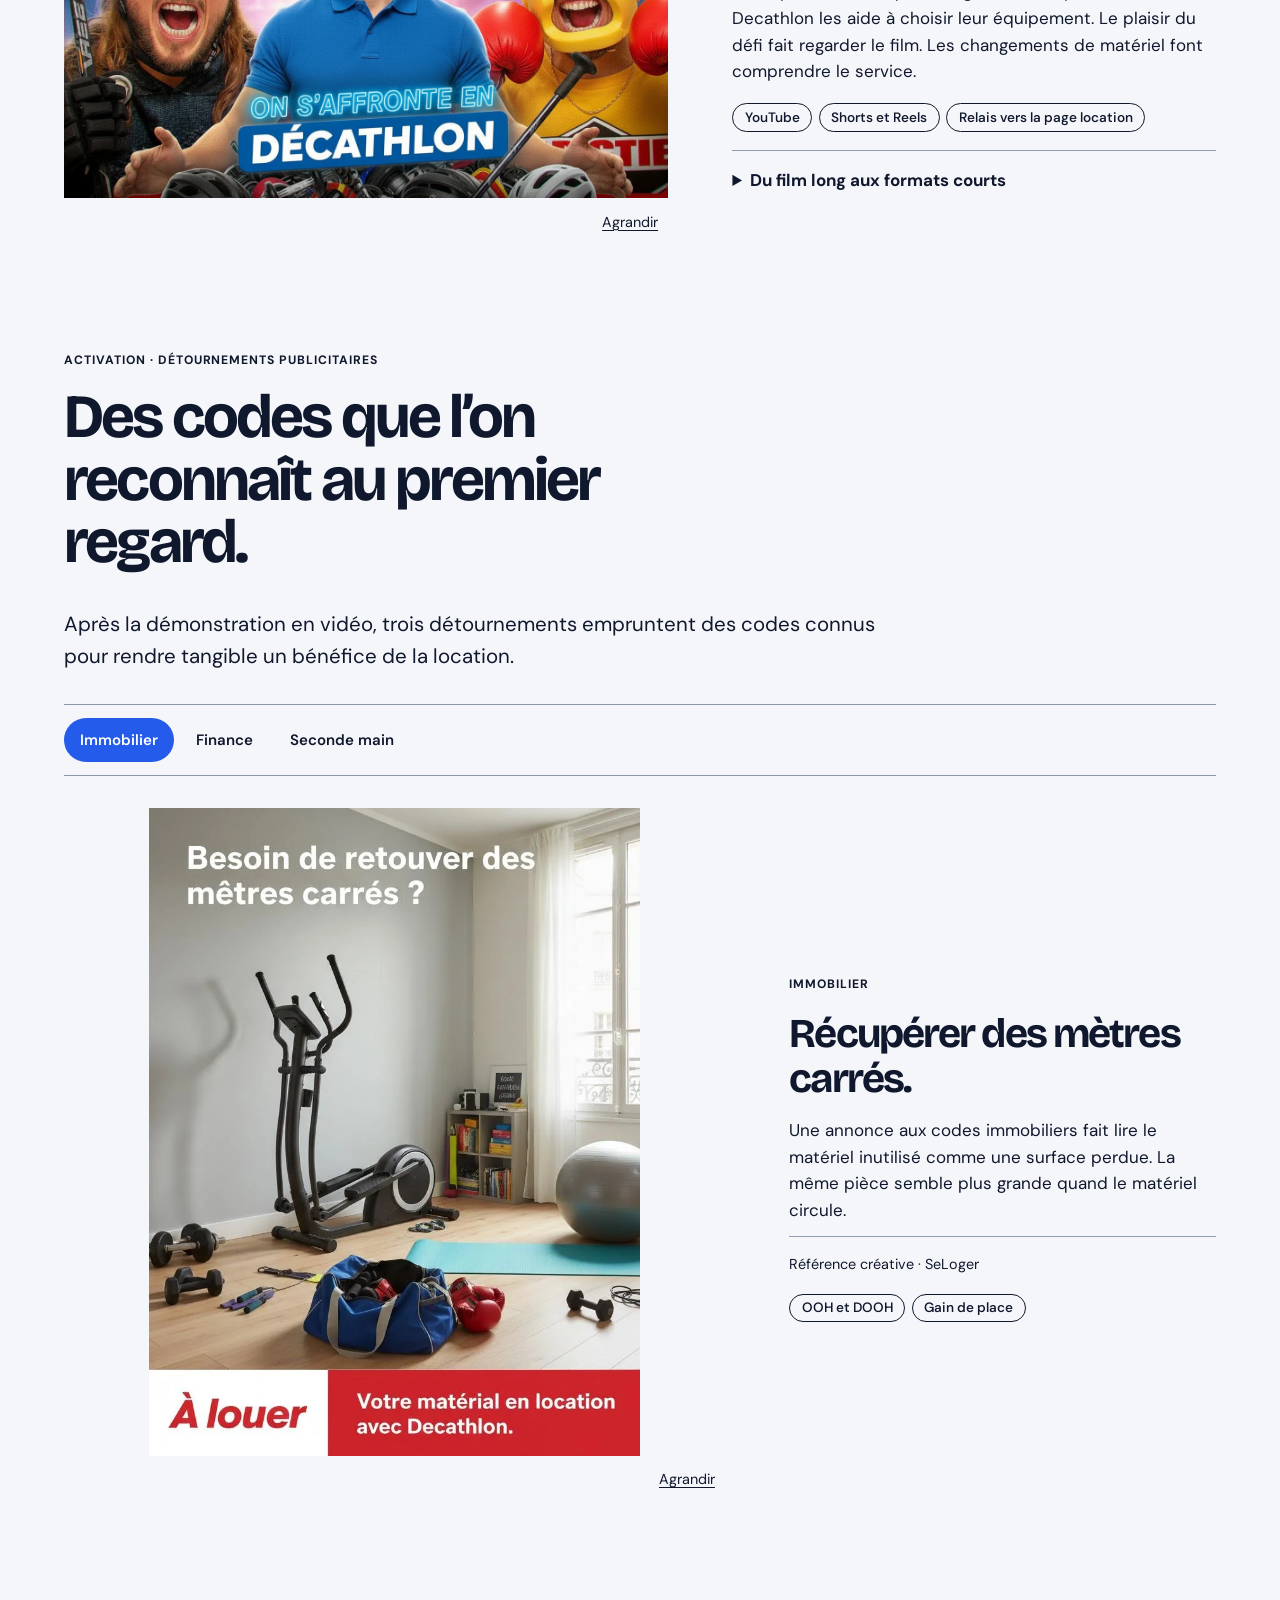
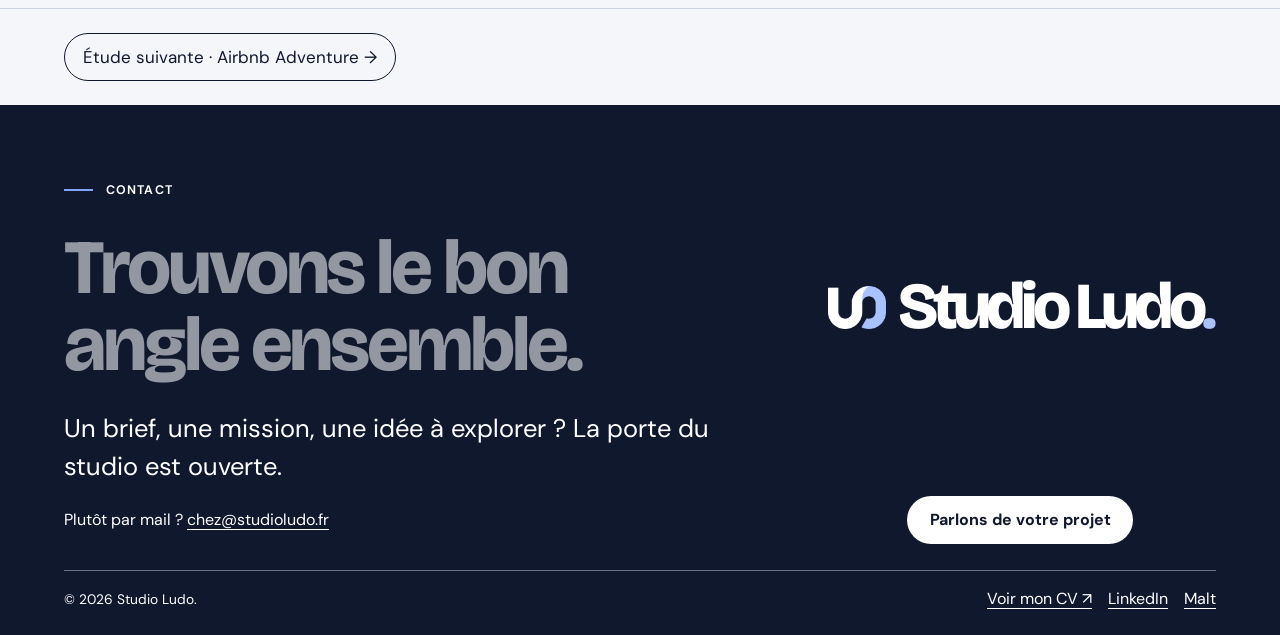
<file: decathlon-location.html>
<!DOCTYPE html>
<html lang="fr"><head><meta charset="utf-8"><meta name="viewport" content="width=device-width,initial-scale=1"><title>Decathlon Location — Concept publicitaire · Campagne 360° | Studio Ludo</title><meta name="description" content="Une campagne sur ce qui arrive au matériel de sport entre deux séances. Et sur ce que la location pourrait changer."><link href="https://fonts.googleapis.com/css2?family=Bricolage+Grotesque:wght@400;600;700;800&amp;family=DM+Sans:wght@400;500;600;700&amp;display=swap" rel="stylesheet"><style>*{box-sizing:border-box}html{scroll-behavior:smooth;scroll-padding-top:2rem}body{margin:0;color:#10182e;background:#f5f6f9;font:400 17px/1.57 'DM Sans',Arial,sans-serif}a{color:inherit;text-underline-offset:5px}a:focus-visible,summary:focus-visible{outline:3px solid #648bff;outline-offset:5px}.wrap{width:min(1210px,90%);margin:auto}.mast,.links,.trail,footer,.toc{display:flex;align-items:center;justify-content:space-between;gap:1.4rem;flex-wrap:wrap}.mast{min-height:75px}.brand{display:flex;align-items:center;gap:.5rem;font-size:1.4rem;font-weight:800;letter-spacing:-.06em;text-decoration:none}.brand img{width:33px}.links a,.toc a{font-size:.88rem;text-decoration:none}.links a[aria-current],.links a:hover,.toc a:hover{text-decoration:underline}.top{background:white;border-bottom:1px solid #d1d6df}.hero{background:var(--ground);color:var(--ink);padding:clamp(2rem,5vw,5rem) 0 2rem}.trail,.eyebrow,figcaption{font-size:.76rem;letter-spacing:.08em;font-weight:700}.trail,.eyebrow{text-transform:uppercase}.trail{border-top:1px solid currentColor;padding-top:1rem}.leadgrid,.pair,.spread{display:grid;grid-template-columns:1fr 1fr;gap:clamp(1.7rem,5vw,6rem);align-items:center}.leadgrid{grid-template-columns:1.05fr 1fr;margin:clamp(2rem,4vw,4rem) 0}.leadgrid img{width:100%;max-height:430px;object-fit:contain}.hero h1{margin:.35em 0;font-size:clamp(3.1rem,6.2vw,6.3rem);line-height:.97}.hero .sub{max-width:43ch}.hero strong,.hero em{color:var(--accent)}em{font-style:normal}.toc{justify-content:flex-start;border-top:1px solid currentColor;padding-top:1rem}.toc a:after{content:' ↓'}.block{padding:clamp(3rem,6vw,6rem) 0;border-bottom:1px solid #ccd2dd}.white{background:white}.dark{background:#10182e;color:white}.blue{background:#245bea;color:white}h1,h2,h3,.brand{font-family:'Bricolage Grotesque',Arial,sans-serif;letter-spacing:-.046em}h2{font-size:clamp(2.5rem,4.8vw,4.9rem);margin:.2em 0 .55em;line-height:1.02}h3{font-size:clamp(1.45rem,2vw,2.25rem);line-height:1.1;margin:.4em 0}p{max-width:69ch;margin:.7em 0}.intro{font-size:clamp(1.12rem,1.6vw,1.4rem);max-width:61ch}.pair{align-items:start}.pair article,.spread{margin-top:1.7rem}.pair img,.spread img,.wide img{width:100%;height:auto;display:block}.spread{padding:2rem 0;border-top:1px solid #aab4c6;grid-template-columns:1.25fr 1fr}.wide{margin:2rem 0 0}.wide img{max-height:72vh;object-fit:contain}.cardimg{background:#e6e9ed}figure{margin:0}figcaption{letter-spacing:0;font-weight:500;padding-top:.55rem}details{margin:.7rem 0;border-top:1px solid #929bb0}summary{padding:1rem 0;cursor:pointer;font-weight:700}details p{margin:0 0 1rem}.steps{list-style:none;padding:0;counter-reset:stage}.steps li{counter-increment:stage;display:grid;grid-template-columns:3rem 9rem 1fr;gap:1rem;padding:1rem 0;border-top:1px solid #aab4c6}.steps li:before{content:counter(stage,decimal-leading-zero);font-weight:bold;color:#245bea}.steps p{margin:0}.metrics{font-size:clamp(2.6rem,5vw,5rem);letter-spacing:-.06em;font-weight:700;line-height:1.04}.profile{display:grid;grid-template-columns:.9fr 1.1fr;gap:2rem;align-items:center}.profile img{max-height:24rem;object-fit:contain;width:100%}.switch{display:flex;gap:.5rem;flex-wrap:wrap;margin:1.5rem 0}.switch button{border:1px solid #9099ac;background:transparent;color:inherit;padding:.65rem 1rem;font:inherit;border-radius:2rem;cursor:pointer}.switch button[aria-pressed=true]{background:#10182e;color:white}.skip{position:absolute;left:-100vw}.skip:focus{left:1rem;background:white;padding:1rem;z-index:5}footer{padding:2rem 0}footer a{font-weight:650}[hidden]{display:none!important}@media(max-width:720px){.leadgrid,.spread,.pair,.profile{grid-template-columns:1fr;gap:1rem}.mast{padding:1rem 0;gap:.6rem}.links{gap:.8rem}.trail{align-items:start}.steps li{grid-template-columns:2rem 1fr}.steps p{grid-column:2}.wrap{width:90%}.toc{gap:.9rem}.leadgrid img{max-height:310px}.spread{margin-top:.8rem}.block{padding:3rem 0}}@media(prefers-reduced-motion:reduce){html{scroll-behavior:auto}}
</style><link rel="stylesheet" href="exhibits.css"><link rel="icon" href="[data-uri]" type="image/svg+xml"><link rel="stylesheet" href="./footer.css"><style>
#essai{background:#e6edfc}
#proposer{background:#f5f6f9}
</style></head><body style="--ground:#10182e;--ink:white;--accent:#9ab7ff"><a class="skip" href="#main">Aller au contenu</a><header class="top"><div class="wrap mast"><a class="brand" href="index.html"><img alt="" src="[data-uri]">Studio Ludo.</a><nav class="links" aria-label="Études de cas"><a href="ludotheque.html">Ludothèque</a><a href="legalstart.html">LegalStart</a><a href="decathlon-location.html" aria-current="page">Decathlon Location</a><a href="airbnb-adventure.html">Airbnb Adventure</a></nav></div></header><script src="./header.js"></script><main id="main"><header class="hero"><div class="wrap"><div class="trail"><span>La Ludothèque / Decathlon Location</span></div><div class="leadgrid"><div><span class="eyebrow">Concept publicitaire · Campagne 360°</span><h1>Que devient le matériel <em>entre deux séances ?</em></h1><p class="sub">Pour essayer un sport, le premier réflexe est souvent de s’équiper. Decathlon propose aussi de louer son matériel pour une sortie, un week-end ou une saison. Comment faire entrer cette possibilité dans les habitudes ?</p></div><figure><img decoding="async" src="images/14.webp" alt="Rayon vélos dans un magasin Decathlon"></figure></div><nav class="toc" aria-label="Dans cette étude"><a href="#essai">Le parti pris</a><a href="#publics">Les publics</a><a href="#louer">Affiches et capsules</a><a href="#proposer">Les activations</a></nav></div></header><section id="essai" class="block white"><div class="wrap">
<dl class="case-strategy"><div><dt>Défi</dt><dd>Comment donner envie de louer son matériel chez Decathlon quand acheter reste le premier réflexe ?</dd></div><div><dt>Insight</dt><dd>On connaît le prix d’un vélo avant de l’acheter. Il faut parfois le monter quatre étages pour découvrir la place qu’il prendra chez soi. C’est souvent après l’achat que l’on mesure le coût réel de son envie de sport.</dd></div><div><dt>Angle créatif</dt><dd>J’ai choisi de raconter ce qui se passe entre deux séances. Un kayak sert de canapé, des chaussures de ski partent en randonnée. En déplaçant chaque objet dans une situation familière, le décalage rend la place perdue, le budget engagé ou l’abandon de la pratique immédiatement visibles.</dd></div></dl><div class="case-idea reveal"><p class="eyebrow">Big Idea</p><h2>Chaque essai <em>compte.</em></h2><p class="intro">Louer donne le temps de découvrir un sport. Si la pratique s’installe, l’achat prend tout son sens. Et le matériel d’un premier essai peut encore servir à quelqu’un d’autre.</p><p class="signature"><span class="eyebrow">Signature de campagne</span><br>L’adopter, c’est l’essayer <strong>d’abord.</strong></p><ul class="case-tags"><li>Location sportive</li><li>Essai avant achat</li><li>Mise en location</li></ul></div>
</div></section><section id="publics" class="block white"><div class="wrap"><p class="eyebrow">Les publics</p><h2>Deux raisons de louer.</h2><div class="pair personas"><article class="reveal"><img src="images/15.webp" alt="Étudiants et jeunes actifs, premier public du service de location" decoding="async" loading="lazy"><h3>Étudiants et jeunes actifs</h3><p>Un week-end sur l’eau donne envie de faire du kayak. Dans un petit appartement, où le ranger au retour ? Pour un usage ponctuel, louer préserve la place chez soi et le budget de la prochaine sortie.</p><ul class="case-tags"><li>Pratique ponctuelle</li><li>Espace réduit</li></ul></article><article class="reveal"><img src="images/16.webp" alt="Famille, deuxième public du service de location" decoding="async" loading="lazy"><h3>Familles</h3><p>Un enfant veut essayer le tennis après une saison de foot. La location permet de suivre cet enthousiasme, de choisir une taille adaptée et de reporter l’achat jusqu’au moment où la pratique se confirme.</p><ul class="case-tags"><li>Enfants multi-sports</li><li>Budget familial</li></ul></article></div></div></section><section id="louer" class="block dark"><div class="wrap"><section class="exhibit" data-mode="tabs"><p class="eyebrow">Applications · Affichage et vidéo</p><h2>Trois frictions à l’essai.</h2><p class="intro">L’affiche fait saisir le problème en un regard. La capsule montre comment il s’installe dans le quotidien.</p><div class="controlbar"></div><article class="plate friction" data-name="Encombrement"><h3>La place que prend une sortie.</h3><div class="format-row"><div class="frames"><img src="images/23.webp" alt="Le kayak-canapé" decoding="async" loading="lazy"></div><div><p class="eyebrow">Affiche</p><h4>Le kayak-canapé</h4><p>Un couple regarde la télévision depuis son kayak. Le bateau a servi quelques heures cet été. Dans leur salon, il occupe deux places toute l’année.</p><ul class="case-tags"><li>Affichage</li><li>Social statique</li></ul></div></div><div class="format-row"><div class="frames"><img src="images/25.webp" alt="Piste vidéo · Quinze minutes de vélo, vingt-cinq pour le ranger." decoding="async" loading="lazy"></div><div><p class="eyebrow">Concept vidéo</p><h4>Quinze minutes de vélo, vingt-cinq pour le ranger.</h4><p>Deux chronos accompagnent le cycliste. Le premier s’arrête devant son immeuble. Le second tourne encore dans l’escalier, devant l’ascenseur, puis au détour du couloir. Le rangement devient la véritable épreuve.</p><ul class="case-tags"><li>Jeunes actifs urbains</li><li>Montage parallèle</li><li>Vidéo courte</li></ul></div></div></article><article class="plate friction" data-name="Budget"><h3>La prochaine saison se paie aussi.</h3><div class="format-row"><div class="frames"><img src="images/24.webp" alt="Le randonneur en chaussures de ski" decoding="async" loading="lazy"></div><div><p class="eyebrow">Affiche</p><h4>Le randonneur en chaussures de ski</h4><p>Le sentier est sec, les autres marcheurs sont en chaussures d’été. Lui a consacré son budget à sa dernière passion. Une paire inadaptée suffit à raconter deux saisons de dépenses.</p><ul class="case-tags"><li>Affichage</li><li>Social statique</li></ul></div></div><div class="format-row"><div class="frames"><img src="images/26.webp" alt="Piste vidéo · Une envie nouvelle à chaque coupe." decoding="async" loading="lazy"></div><div><p class="eyebrow">Concept vidéo</p><h4>Une envie nouvelle à chaque coupe.</h4><p>Une enfant change de sport et son père repasse en caisse. Le montage saute d’une discipline à l’autre, le compteur en euros continue de grimper. À la fin, sa tenue mélange tous les sports qu’elle voulait essayer.</p><ul class="case-tags"><li>Familles</li><li>Compteur à l’écran</li><li>Vidéo courte</li></ul></div></div></article><article class="plate friction" data-name="Achat prématuré"><h3>Le matériel reste, la motivation passe.</h3><div class="format-row"><div class="frames"><img src="images/22.webp" alt="Le ballon devenu fauteuil" decoding="async" loading="lazy"></div><div><p class="eyebrow">Affiche</p><h4>Le ballon devenu fauteuil</h4><p>Deux amies prennent un verre. On remarque ensuite le siège de l’une, un ballon de gym. Le matériel a trouvé sa place dans le salon avant que le sport trouve sa place dans la semaine.</p><ul class="case-tags"><li>Affichage</li><li>Social statique</li></ul></div></div><div class="format-row"><div class="frames"><img src="images/27.webp" alt="Piste vidéo · La deuxième vie du tapis de course." decoding="async" loading="lazy"></div><div><p class="eyebrow">Concept vidéo</p><h4>La deuxième vie du tapis de course.</h4><p>Les jours défilent. Un vêtement puis un carton atterrissent sur le tapis neuf. Le compteur de pas reste à zéro. Le temps qui passe donne sa chute au film et sa raison d’être à la location.</p><ul class="case-tags"><li>Sportifs occasionnels</li><li>Timelapse</li><li>Vidéo courte</li></ul></div></div></article></section></div></section><section id="proposer" class="block white"><div class="wrap"><div class="case-idea reveal"><p class="eyebrow">Activation · Branded content</p><h2>Dix sports, un seul défi.</h2></div><div class="spread"><div class="frames"><img src="images/28.webp" alt="Maquette du défi YouTube imaginé pour McFly et Carlito" decoding="async" loading="lazy"></div><div><p class="eyebrow">Concept YouTube · McFly et Carlito</p><h3>Tout essayer avec du matériel loué.</h3><p>Je propose au duo de se mesurer à dix disciplines dans un seul épisode. À chaque changement de sport, un conseiller Decathlon les aide à choisir leur équipement. Le plaisir du défi fait regarder le film. Les changements de matériel font comprendre le service.</p><ul class="case-tags"><li>YouTube</li><li>Shorts et Reels</li><li>Relais vers la page location</li></ul><details><summary>Du film long aux formats courts</summary><p>Un épisode réunit le défi complet. Chaque épreuve fournit aussi une capsule autonome pour les réseaux sociaux, avec une entrée directe vers la location du sport correspondant.</p></details></div></div><section class="exhibit" data-mode="tabs"><p class="eyebrow">Activation · Détournements publicitaires</p><h2>Des codes que l’on reconnaît au premier regard.</h2><p class="intro">Après la démonstration en vidéo, trois détournements empruntent des codes connus pour rendre tangible un bénéfice de la location.</p><div class="controlbar"></div><article class="plate" data-name="Immobilier"><div class="frames"><img loading="lazy" decoding="async" src="images/29.webp" alt="Codes immobiliers"></div><div class="platecopy"><p class="eyebrow">Immobilier</p><h3>Récupérer des mètres carrés.</h3><p>Une annonce aux codes immobiliers fait lire le matériel inutilisé comme une surface perdue. La même pièce semble plus grande quand le matériel circule.</p><p class="note">Référence créative · SeLoger</p><ul class="case-tags"><li>OOH et DOOH</li><li>Gain de place</li></ul></div></article><article class="plate" data-name="Finance"><div class="frames"><img loading="lazy" decoding="async" src="images/30.webp" alt="Codes finance personnelle"></div><div class="platecopy"><p class="eyebrow">Finance</p><h3>Faire parler le budget.</h3><p>Le vocabulaire visuel de la finance invite à regarder le coût réel d’une pratique occasionnelle. Le bénéfice devient lisible dans le langage des économies.</p><p class="note">Référence créative · Revolut</p><ul class="case-tags"><li>Social ads</li><li>Budget</li></ul></div></article><article class="plate" data-name="Seconde main"><div class="frames"><img loading="lazy" decoding="async" src="images/31.webp" alt="Codes seconde main"></div><div class="platecopy"><p class="eyebrow">Seconde main</p><h3>Remettre son matériel en circulation.</h3><p>Le réflexe de trier son équipement devient une invitation à le proposer à d’autres sportifs. Le propriétaire conserve son matériel et peut en amortir l’achat.</p><p class="note">Référence créative · Vinted</p><ul class="case-tags"><li>Carrousel</li><li>Seconde main</li></ul></div></article></section></div></section></main><p class="slf-return"><a class="slf-secondary" href="airbnb-adventure.html">Étude suivante · Airbnb Adventure →</a></p><div id="studio-footer"></div><script src="exhibits.js"></script><script src="./footer.js" defer></script></body></html>
</file>
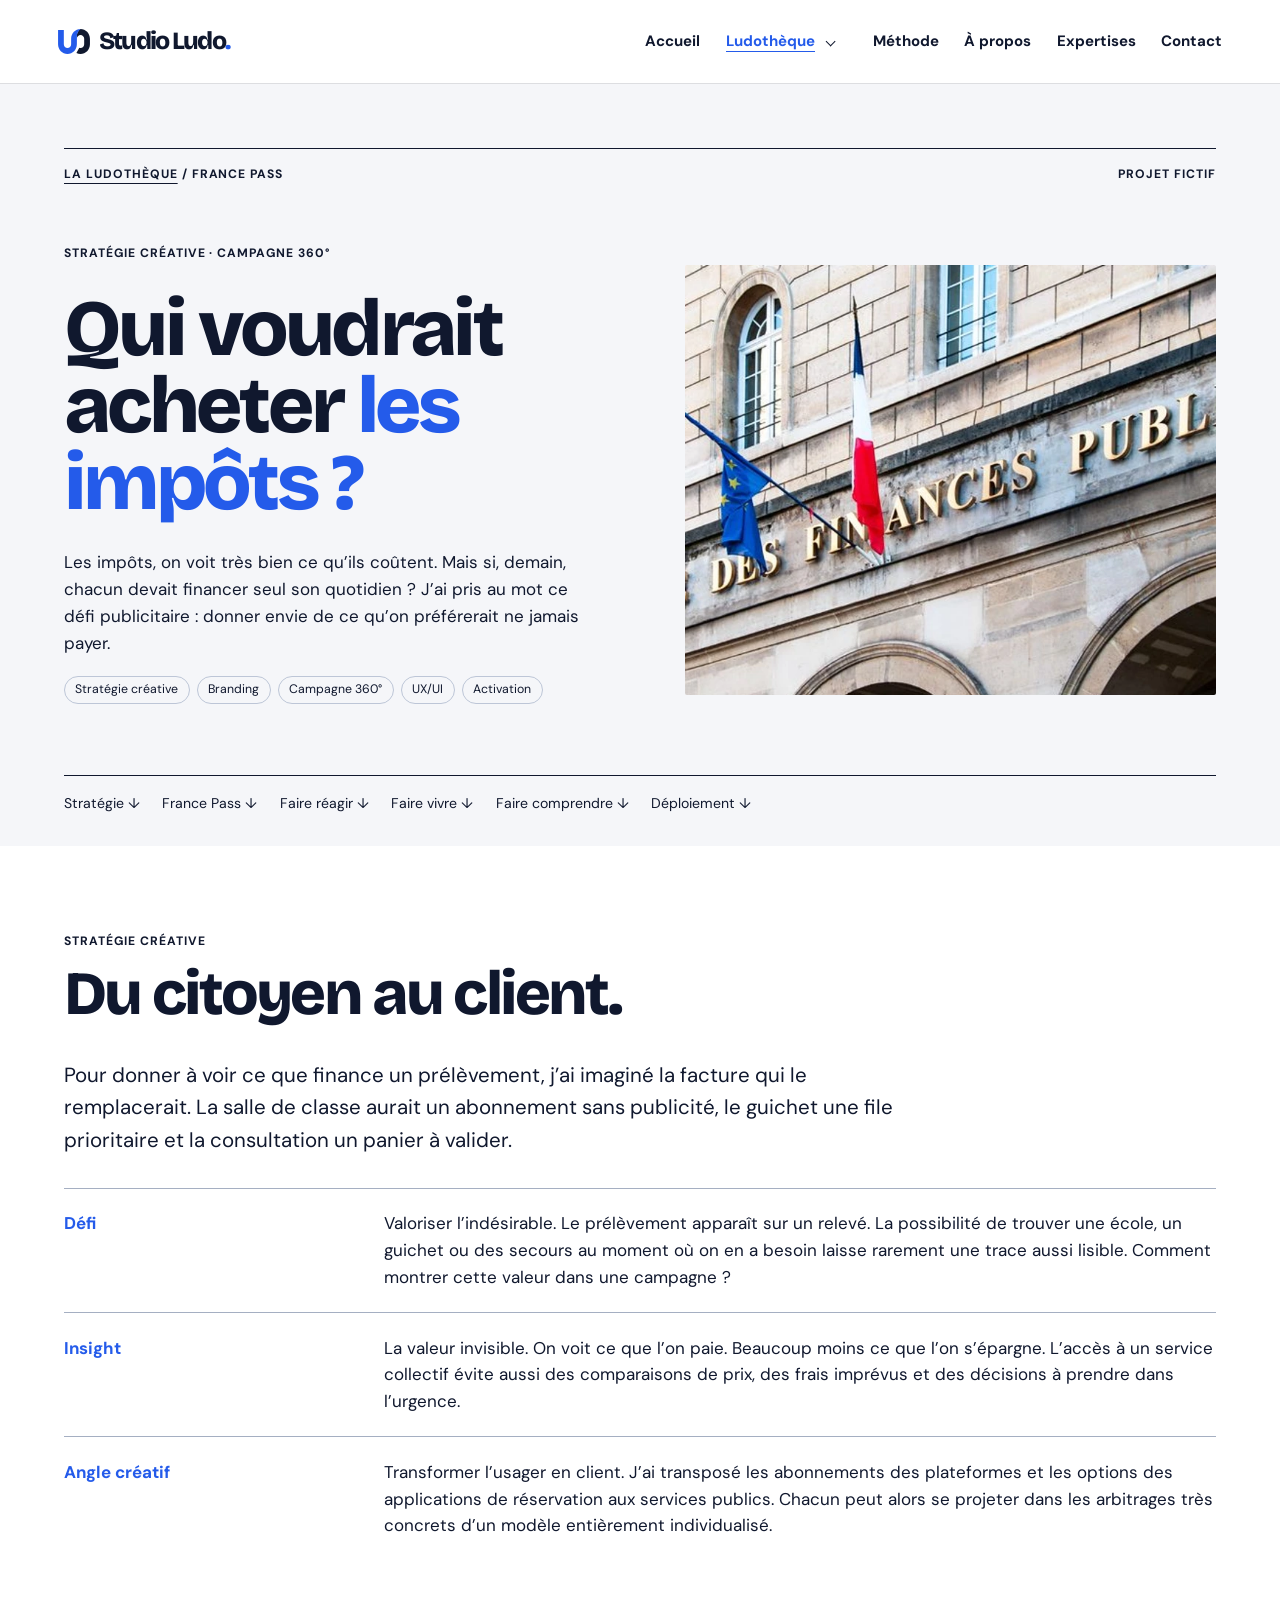
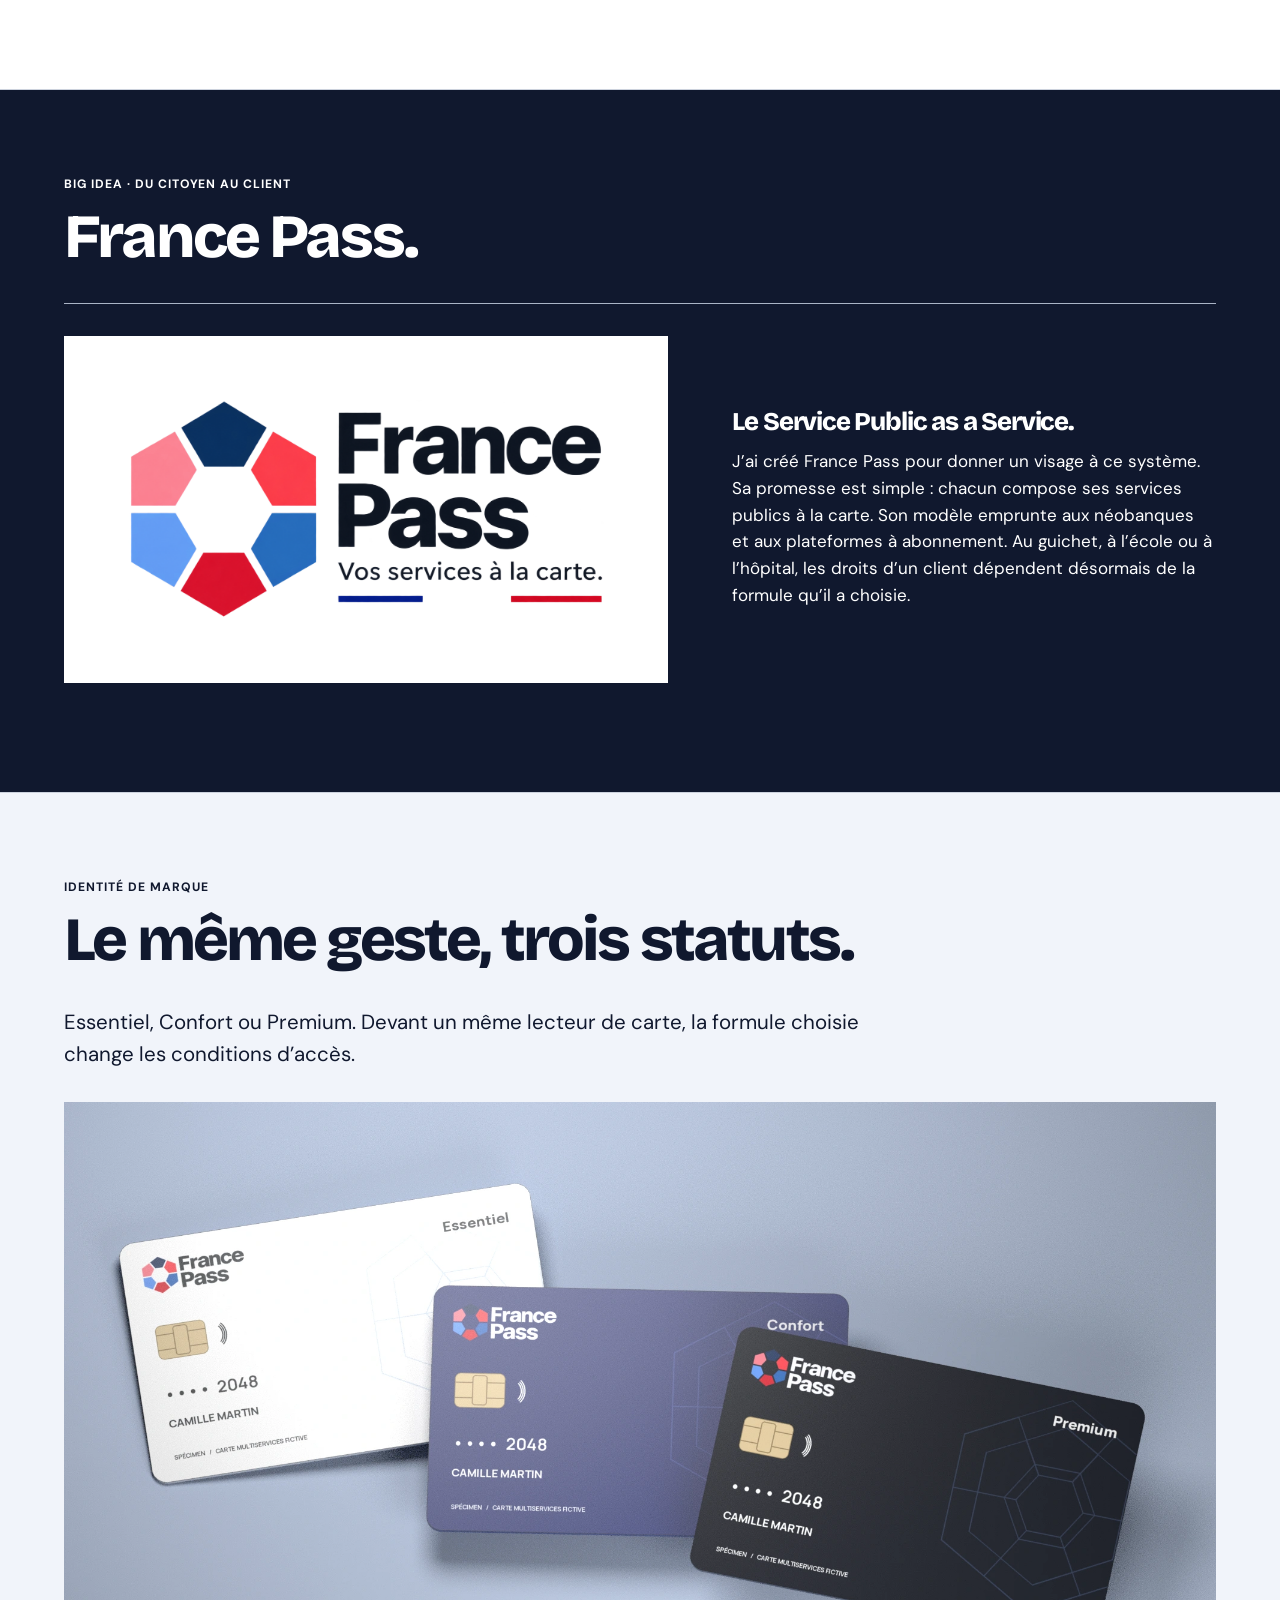
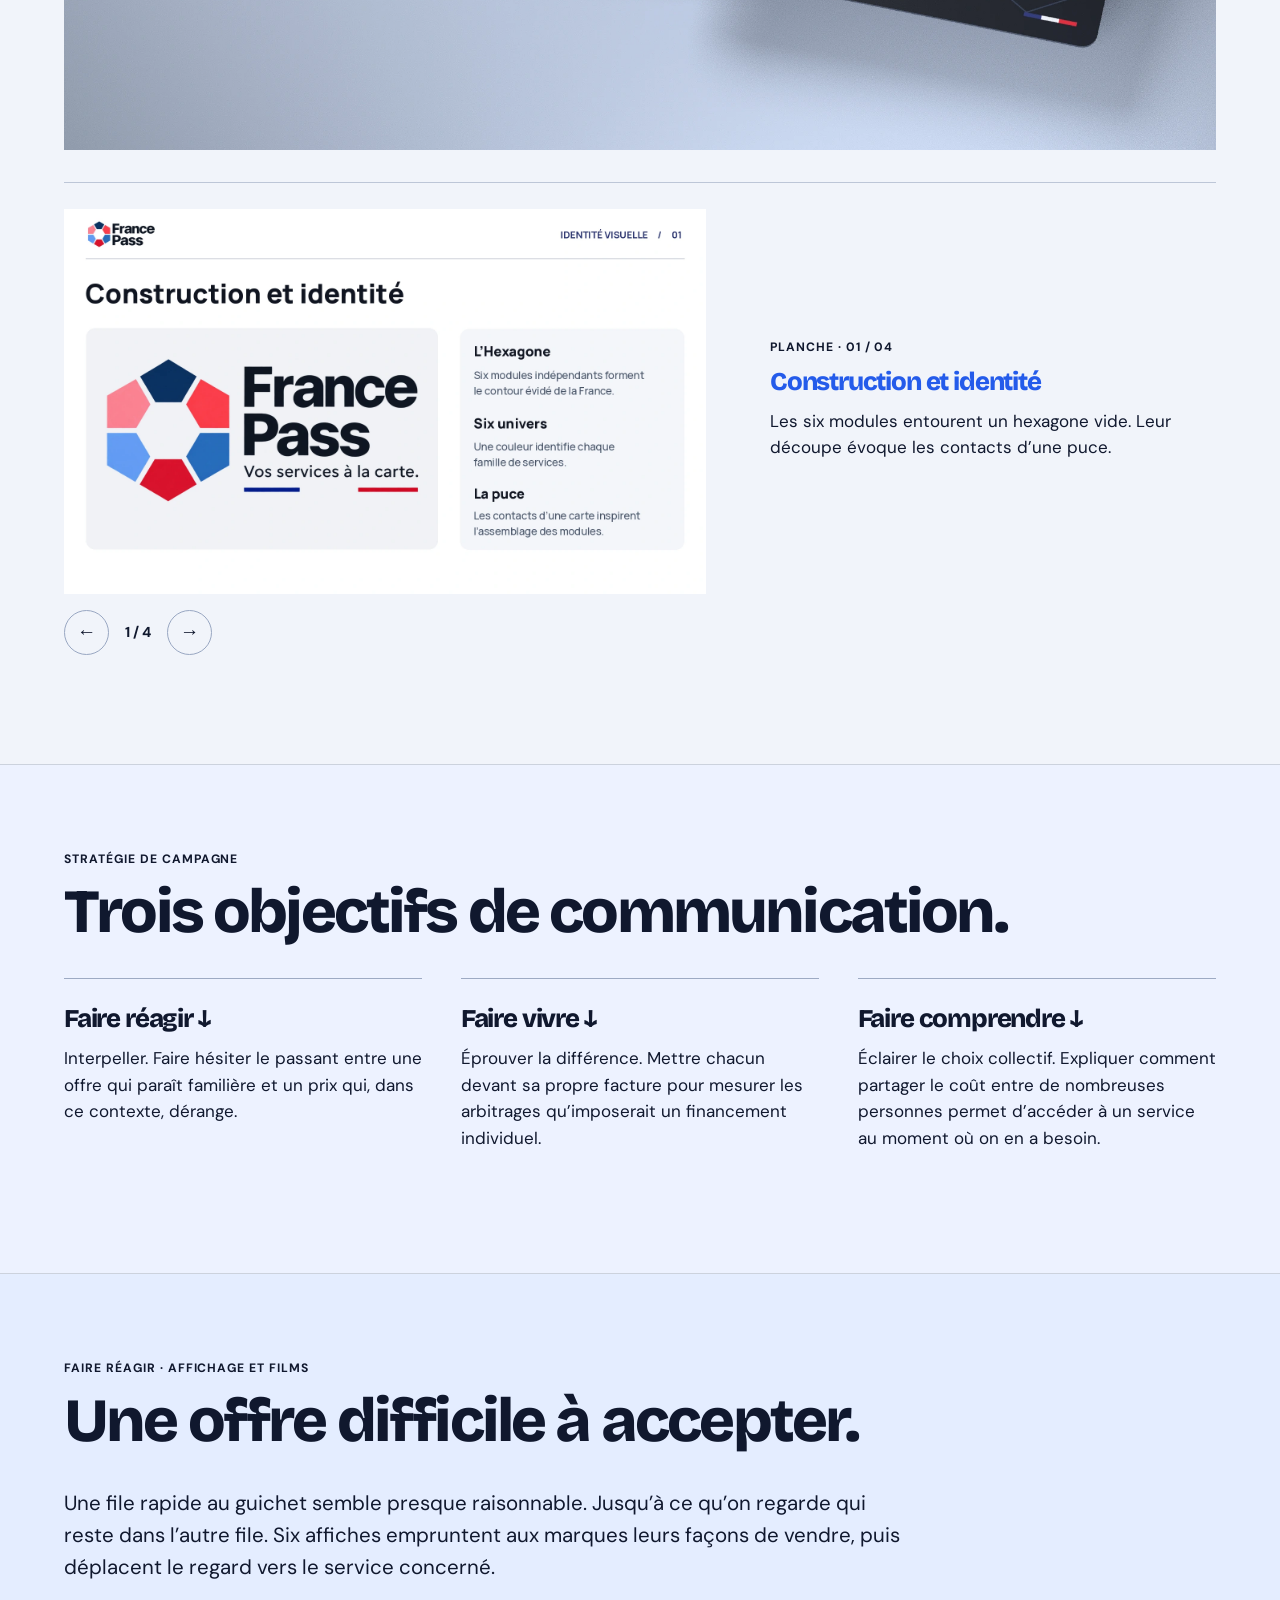
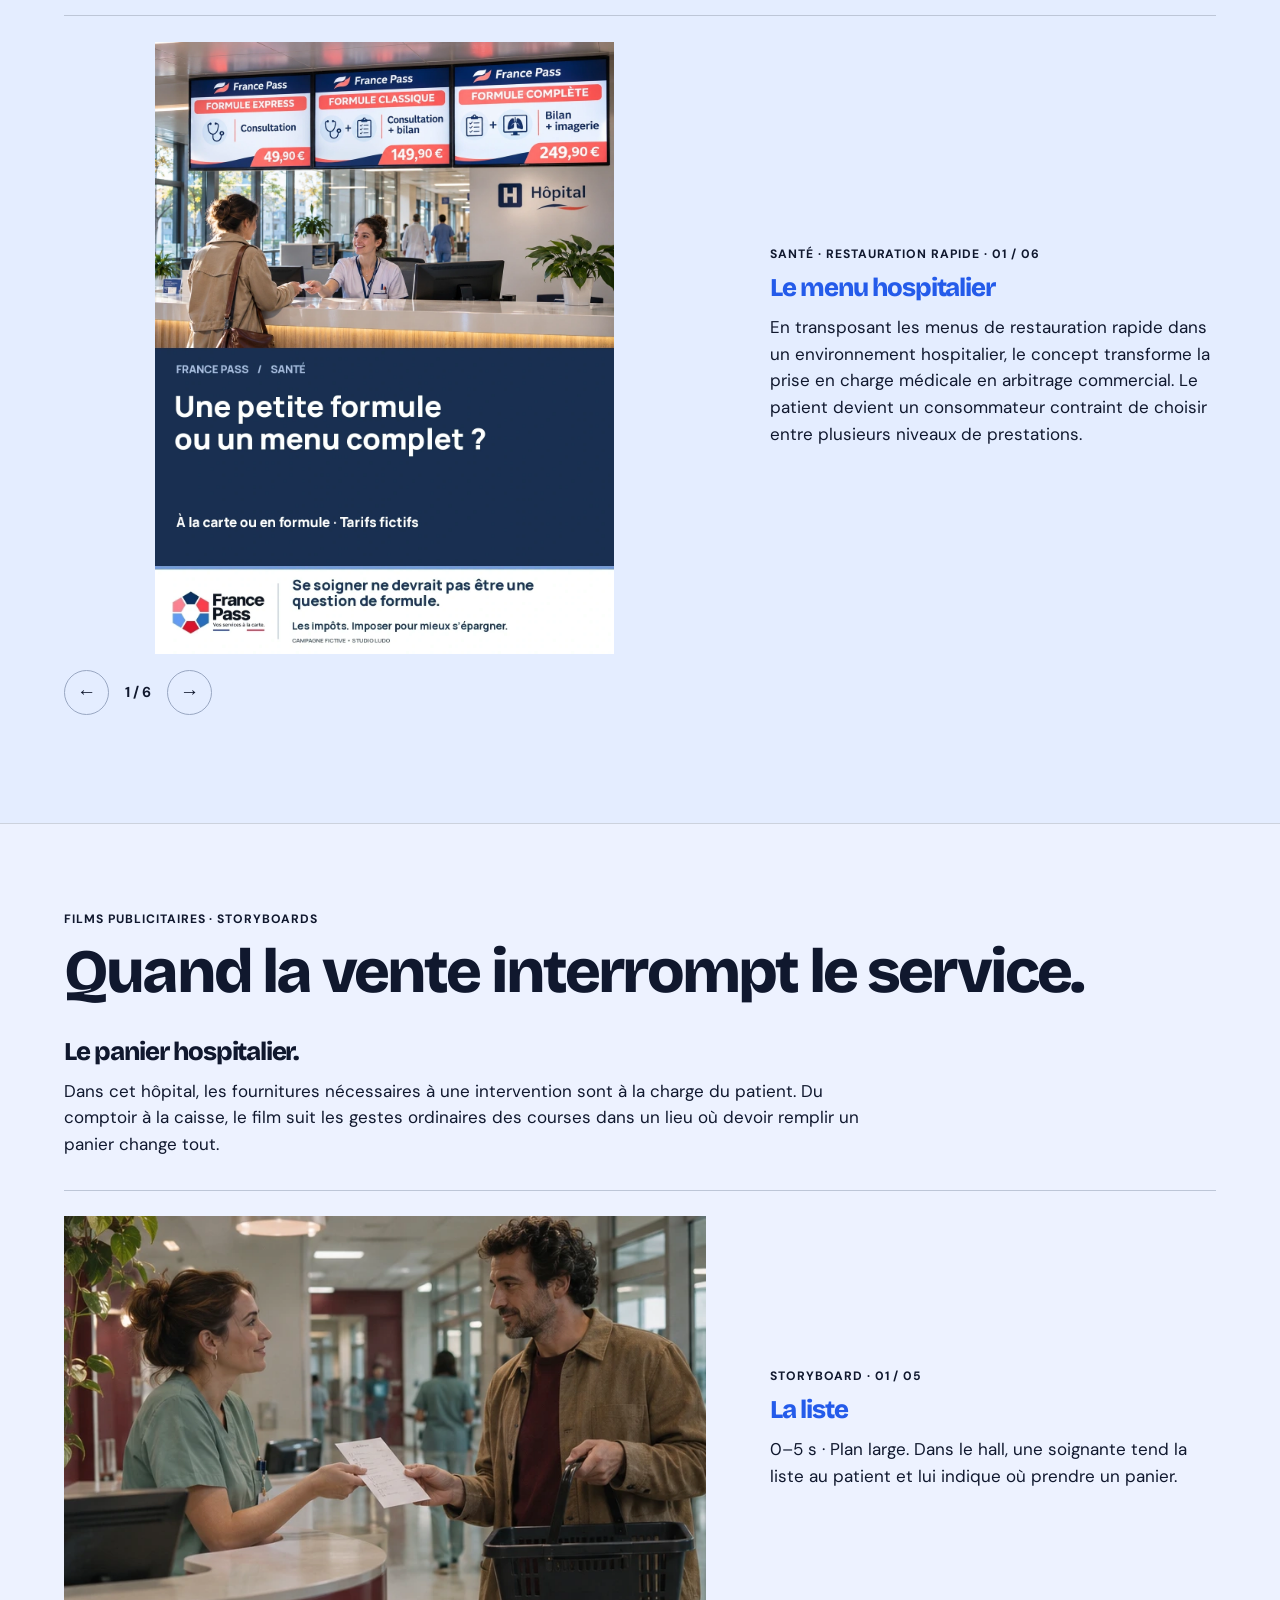
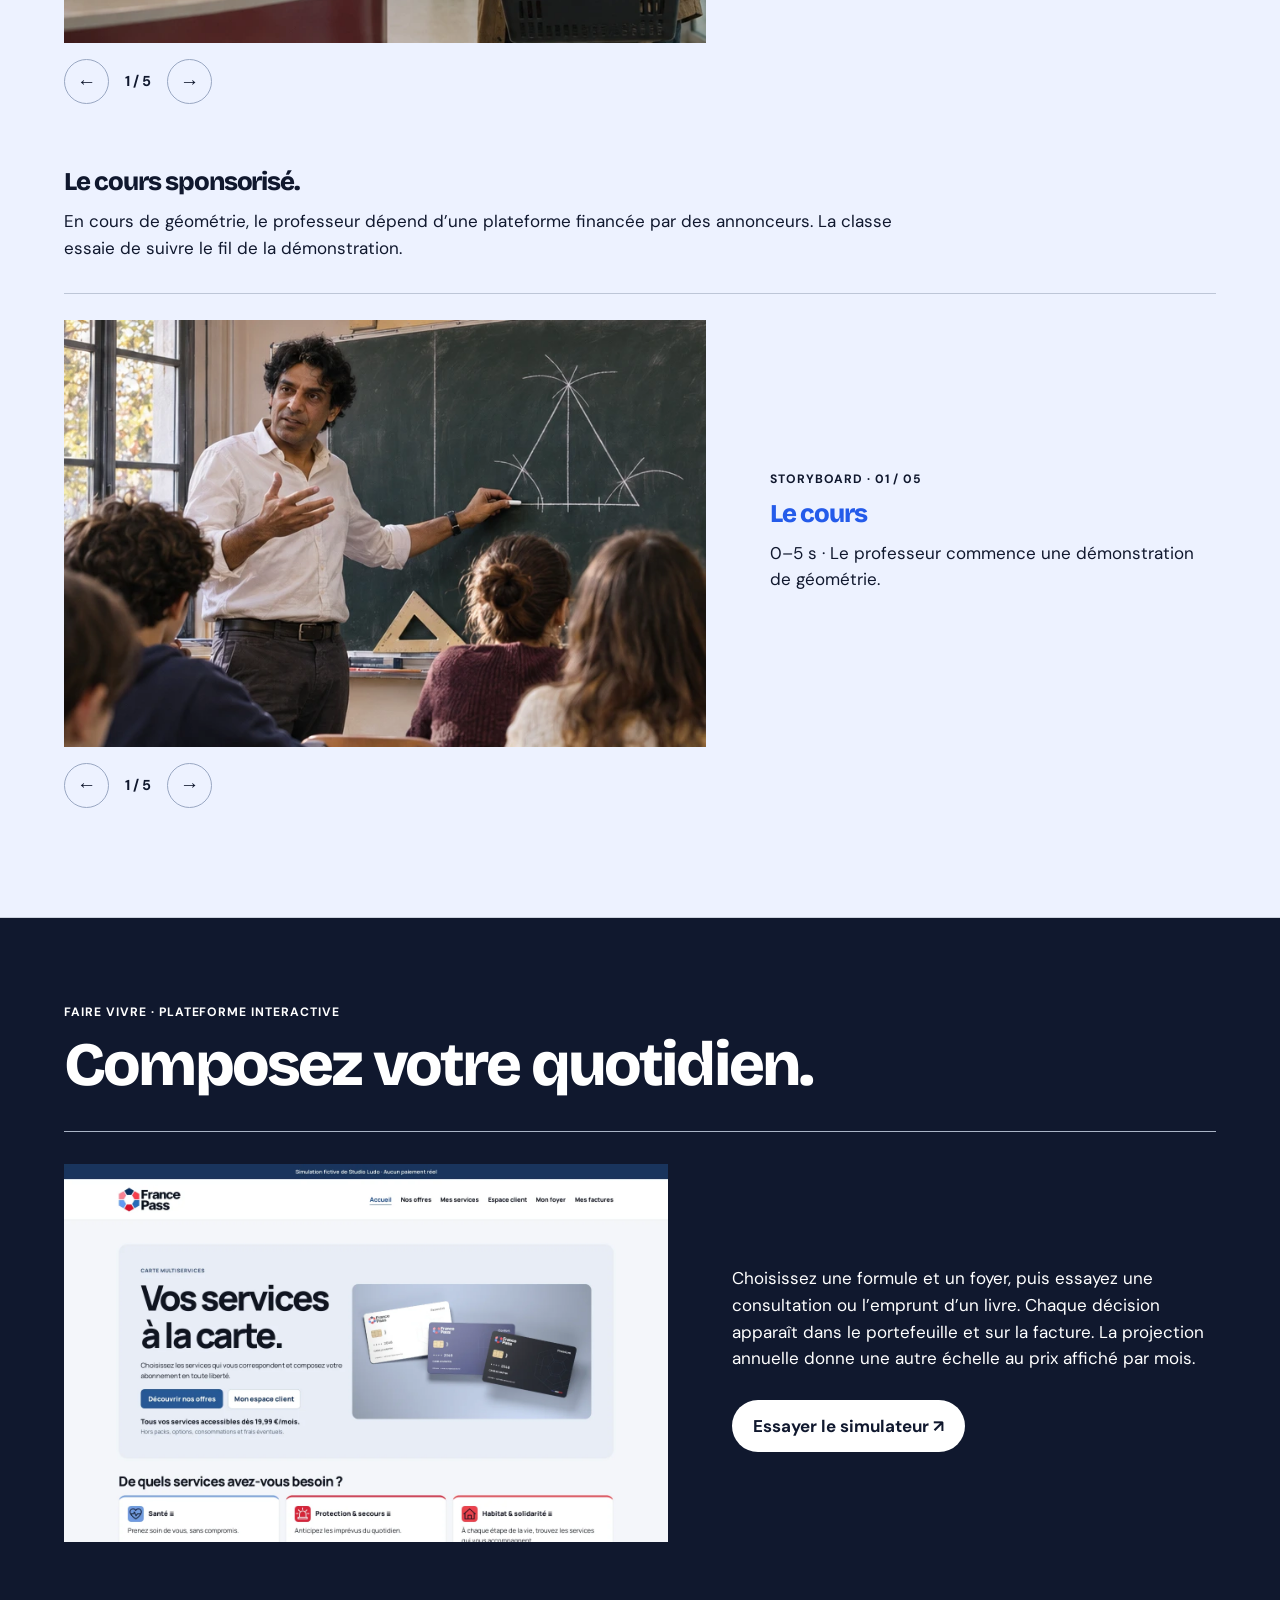
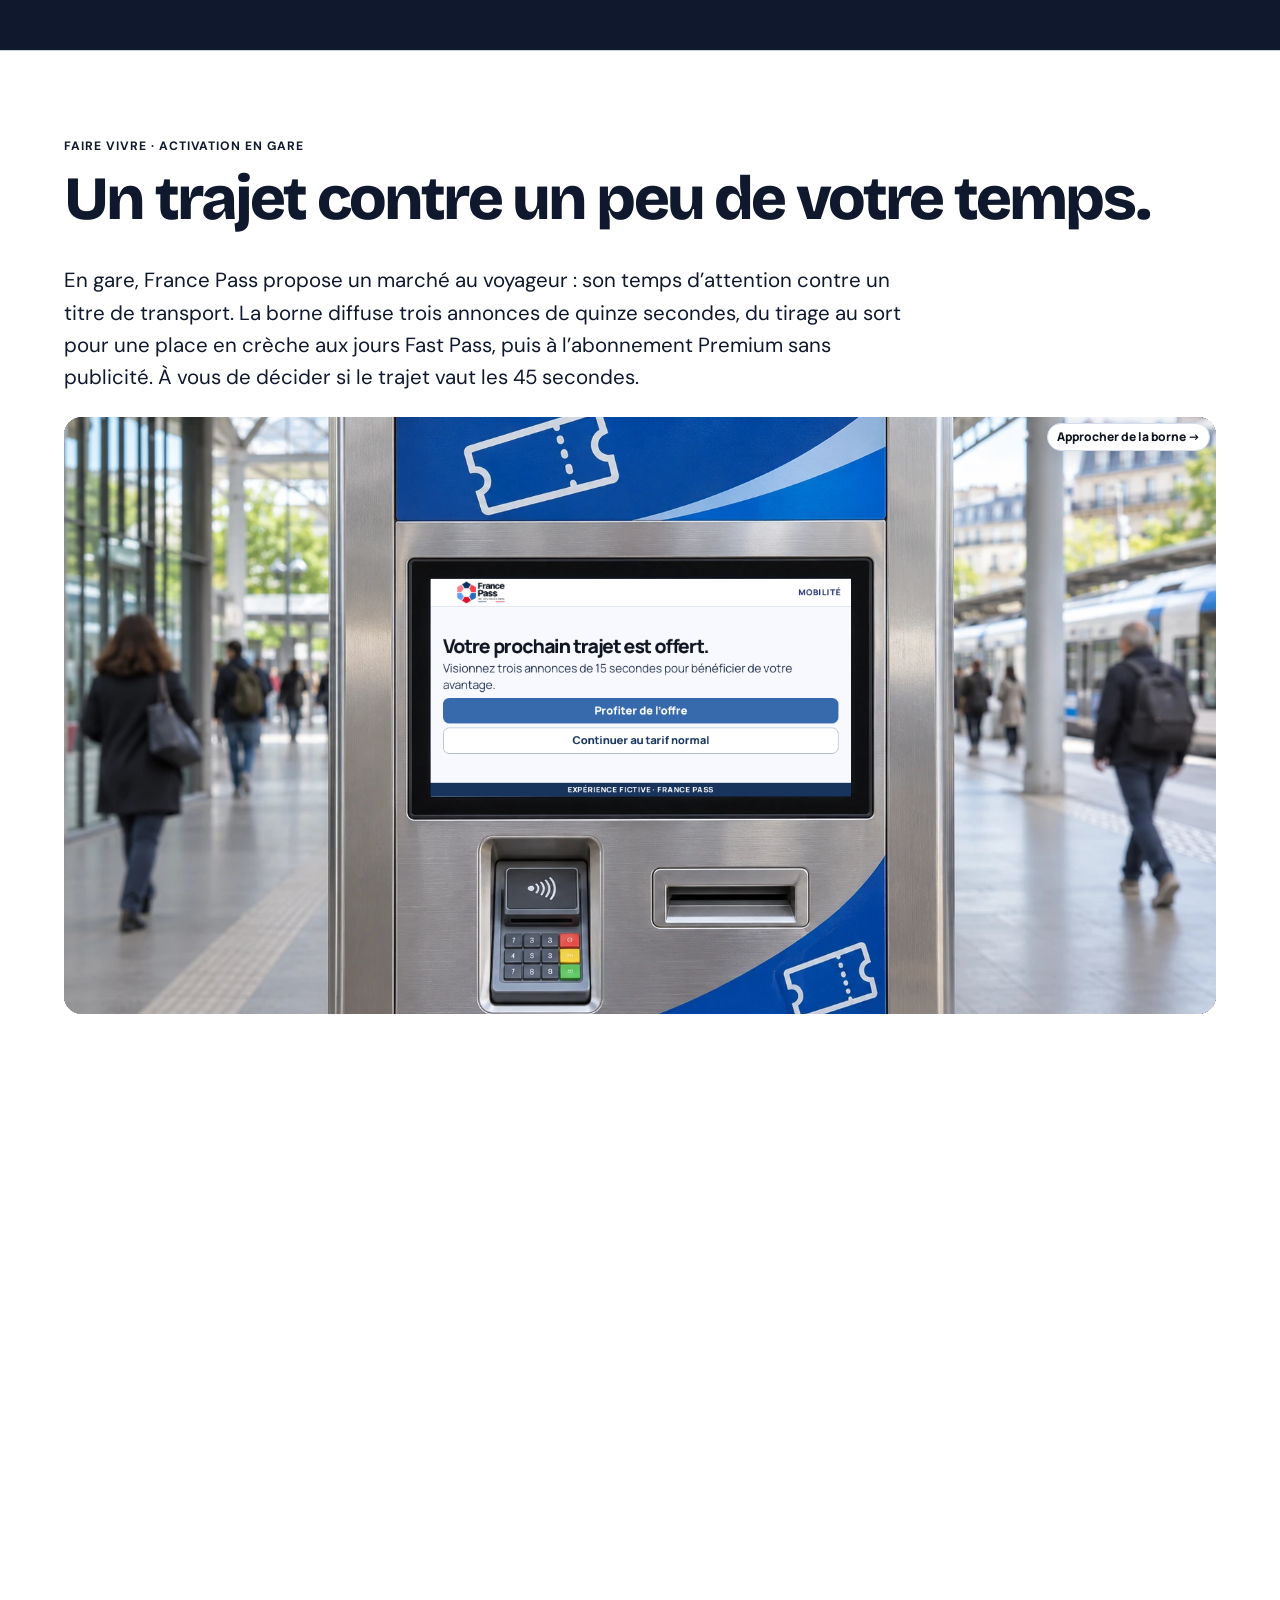
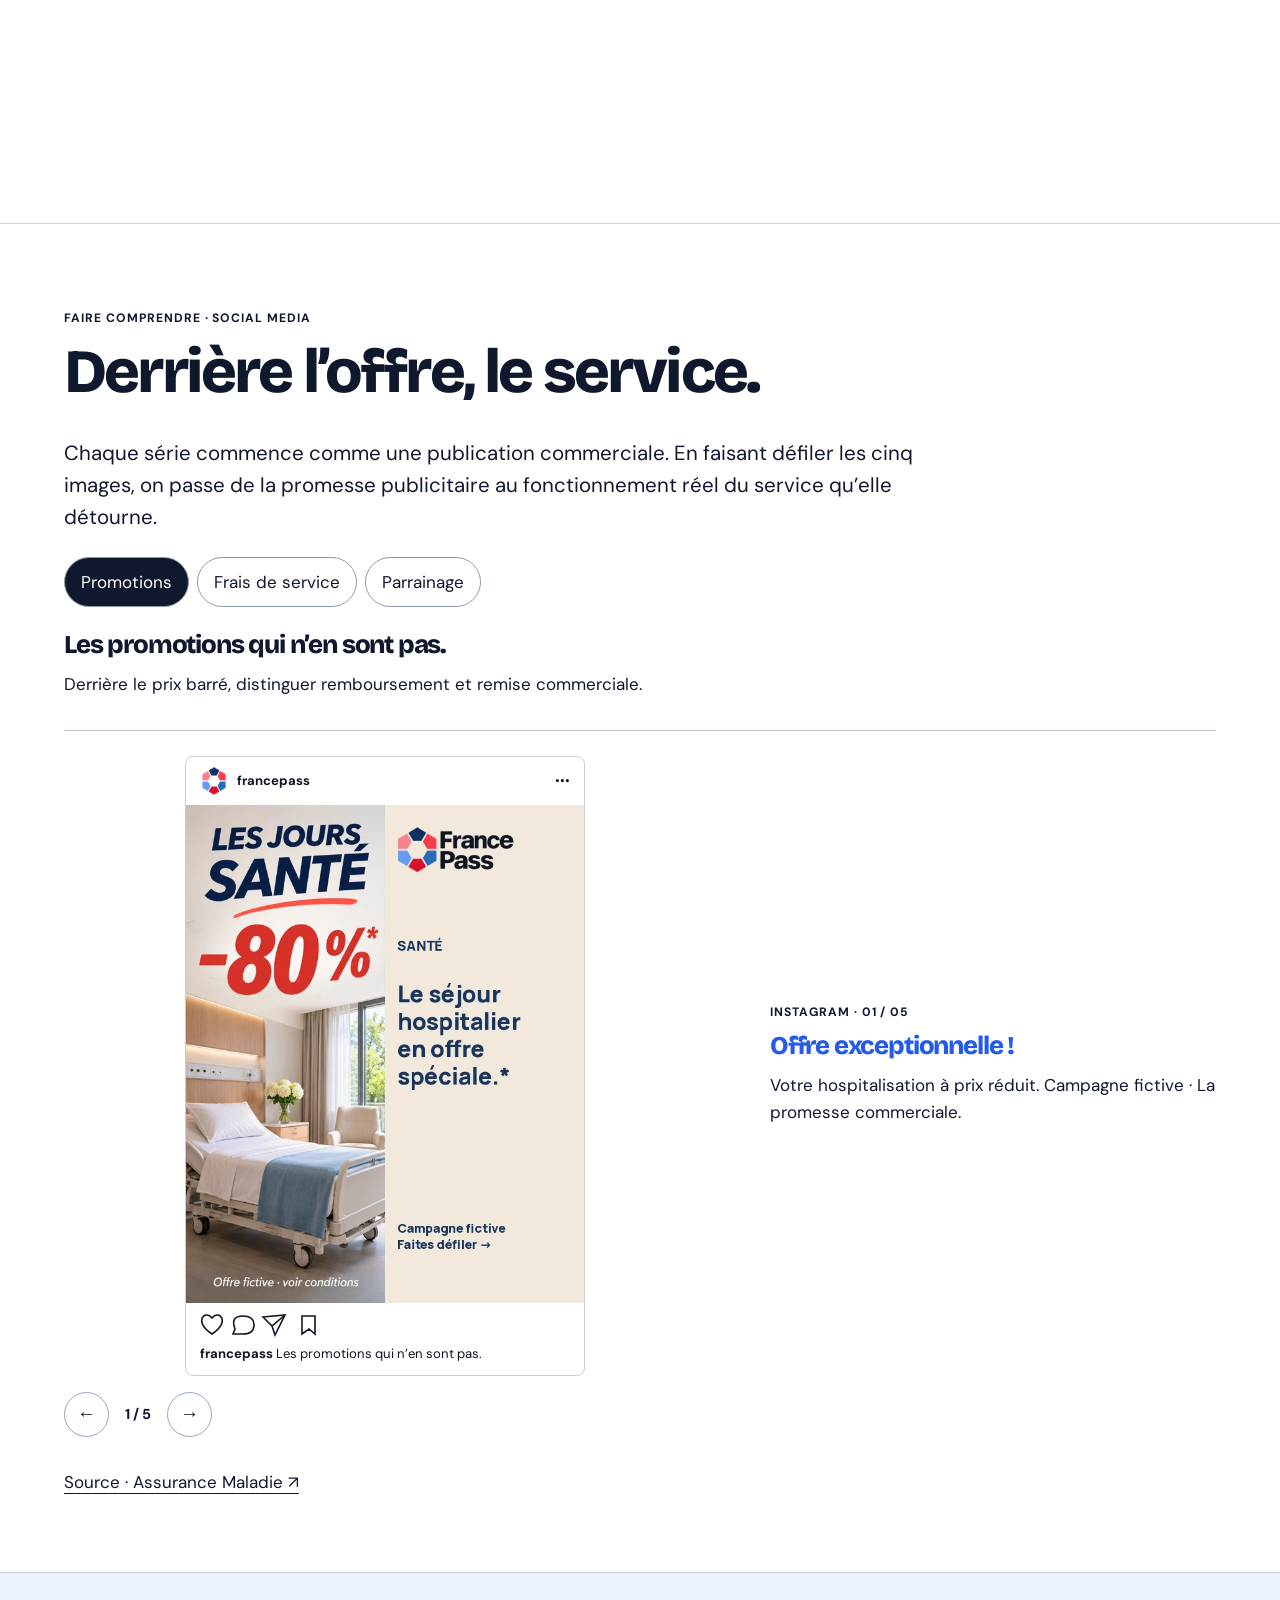
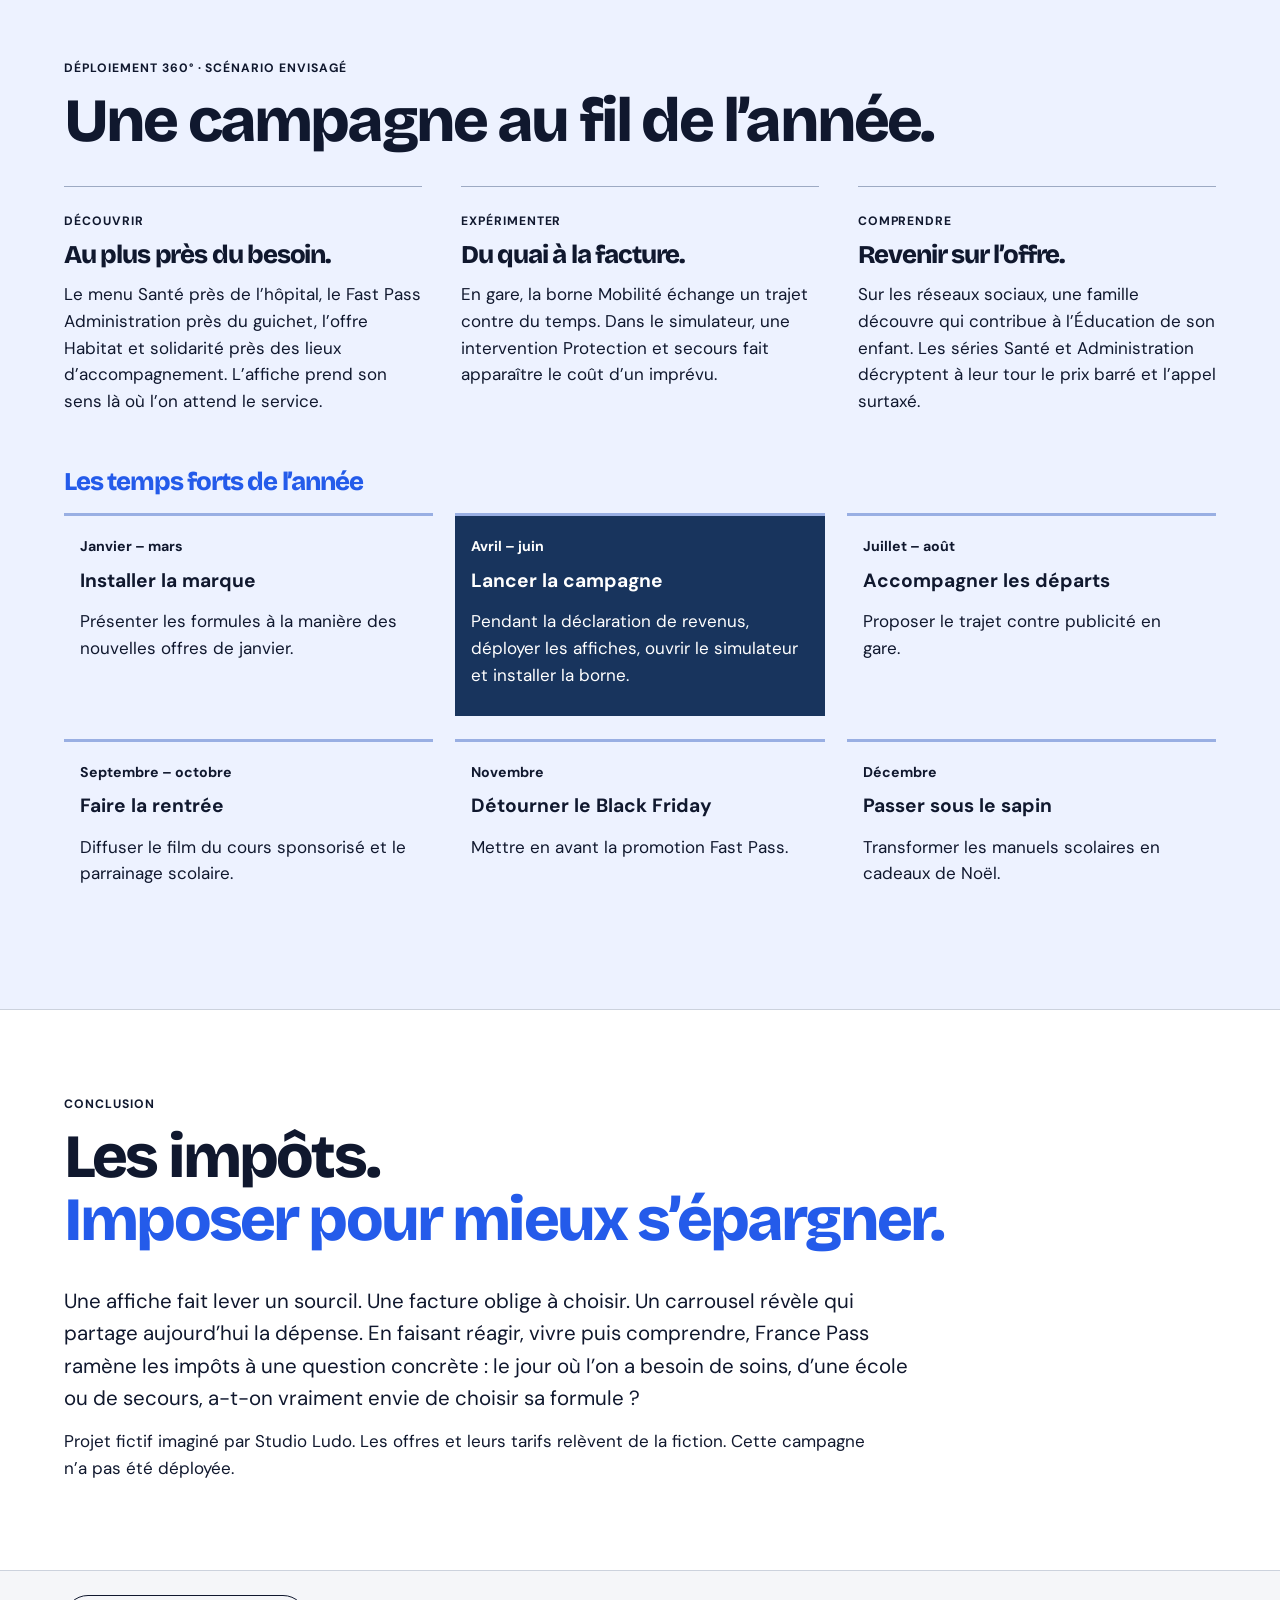
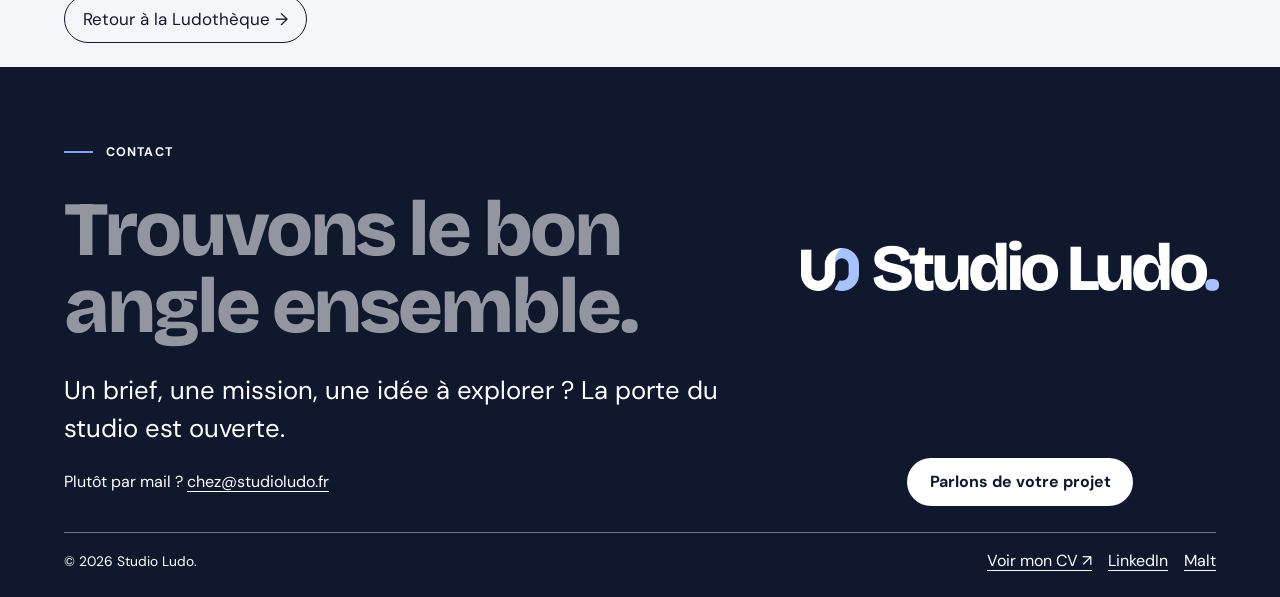
<file: france-pass.html>
<!doctype html><html lang="fr"><head><meta charset="utf-8"><meta name="viewport" content="width=device-width, initial-scale=1"><title>France Pass — Qui voudrait acheter les impôts ? | Studio Ludo</title><meta name="description" content="Une campagne fictive de Studio Ludo qui transforme les services publics en offres à la carte."><link rel="icon" href="[data-uri]" type="image/svg+xml"><link rel="stylesheet" href="france-pass/commun/etude-base.css"><link rel="stylesheet" href="france-pass/commun/etude.css"><link rel="stylesheet" href="./footer.css"></head><body style="--ground:#f5f6f9;--ink:#10182e;--accent:#245bea"><a class="skip" href="#main">Aller au contenu</a><header class="top"><div class="wrap mast"><a class="brand" href="index.html"><img alt="" src="[data-uri]">Studio Ludo.</a><nav class="links"><a href="ludotheque.html">Ludothèque</a><a href="index.html#contact">Contact</a></nav></div></header><script src="./header.js?v=france-pass"></script><main id="main"><header class="hero"><div class="wrap"><div class="trail"><span><a href="ludotheque.html">La Ludothèque</a> / France Pass</span><span>Projet fictif</span></div><div class="leadgrid"><div><p class="eyebrow">Stratégie créative · Campagne 360°</p><h1>Qui voudrait acheter <em>les impôts ?</em></h1><p class="sub">Les impôts, on voit très bien ce qu’ils coûtent. Mais si, demain, chacun devait financer seul son quotidien ? J’ai pris au mot ce défi publicitaire : donner envie de ce qu’on préférerait ne jamais payer.</p><ul class="ls-tags"><li>Stratégie créative</li><li>Branding</li><li>Campagne 360°</li><li>UX/UI</li><li>Activation</li></ul></div><picture><source media="(max-width:600px)" srcset="france-pass/hero/centre-finances-publiques-mobile.webp"><img fetchpriority="high" src="france-pass/hero/centre-finances-publiques.webp" alt="La façade d’un centre des finances publiques."></source></picture></div><nav class="toc" aria-label="Dans cette étude"><a href="#strategie">Stratégie</a><a href="#france-pass">France Pass</a><a href="#faire-reagir">Faire réagir</a><a href="#faire-vivre">Faire vivre</a><a href="#faire-comprendre">Faire comprendre</a><a href="#deploiement">Déploiement</a></nav></div></header><section id="strategie" class="block white"><div class="wrap"><p class="eyebrow">Stratégie créative</p><h2>Du citoyen au client.</h2><p class="intro">Pour donner à voir ce que finance un prélèvement, j’ai imaginé la facture qui le remplacerait. La salle de classe aurait un abonnement sans publicité, le guichet une file prioritaire et la consultation un panier à valider.</p><dl class="case-strategy"><div><dt>Défi</dt><dd>Valoriser l’indésirable. Le prélèvement apparaît sur un relevé. La possibilité de trouver une école, un guichet ou des secours au moment où on en a besoin laisse rarement une trace aussi lisible. Comment montrer cette valeur dans une campagne ?</dd></div><div><dt>Insight</dt><dd>La valeur invisible. On voit ce que l’on paie. Beaucoup moins ce que l’on s’épargne. L’accès à un service collectif évite aussi des comparaisons de prix, des frais imprévus et des décisions à prendre dans l’urgence.</dd></div><div><dt>Angle créatif</dt><dd>Transformer l’usager en client. J’ai transposé les abonnements des plateformes et les options des applications de réservation aux services publics. Chacun peut alors se projeter dans les arbitrages très concrets d’un modèle entièrement individualisé.</dd></div></dl></div></section><section id="france-pass" class="block dark"><div class="wrap"><p class="eyebrow">Big Idea · Du citoyen au client</p><h2>France Pass.</h2><div class="spread"><div class="brandplate"><img loading="lazy" src="france-pass/branding/logo.png" alt="France Pass. Vos services à la carte."></div><div><h3>Le Service Public as a Service.</h3><p>J’ai créé France Pass pour donner un visage à ce système. Sa promesse est simple : chacun compose ses services publics à la carte. Son modèle emprunte aux néobanques et aux plateformes à abonnement. Au guichet, à l’école ou à l’hôpital, les droits d’un client dépendent désormais de la formule qu’il a choisie.</p></div></div></div></section><section id="identite" class="block white"><div class="wrap"><p class="eyebrow">Identité de marque</p><h2>Le même geste, trois statuts.</h2><p class="intro">Essentiel, Confort ou Premium. Devant un même lecteur de carte, la formule choisie change les conditions d’accès.</p><figure class="wide"><a href="france-pass/branding/cartes-visuel.webp" target="_blank" rel="noopener noreferrer"><img loading="lazy" src="france-pass/branding/cartes-visuel.webp" alt="Les trois cartes France Pass en relief, de la blanche à la bleu nuit."></a></figure><div class="fp-deck " tabindex="0" aria-label="Diaporama"><div class="fp-slide" data-slide><div class="fp-frame"><a href="france-pass/branding/charte-01.webp" target="_blank" rel="noopener noreferrer"><img loading="lazy" src="france-pass/branding/charte-01.webp" alt="Construction et identité"></a></div><div class="fp-caption"><p class="eyebrow">Planche · 01 / 04</p><h3>Construction et identité</h3><p>Les six modules entourent un hexagone vide. Leur découpe évoque les contacts d’une puce.</p></div></div><div class="fp-slide" data-slide hidden><div class="fp-frame"><a href="france-pass/branding/charte-02.webp" target="_blank" rel="noopener noreferrer"><img loading="lazy" src="france-pass/branding/charte-02.webp" alt="Système chromatique"></a></div><div class="fp-caption"><p class="eyebrow">Planche · 02 / 04</p><h3>Système chromatique</h3><p>Les six univers possèdent chacun une couleur de repérage. Le bleu institutionnel et le rouge signent les prises de parole de la marque.</p></div></div><div class="fp-slide" data-slide hidden><div class="fp-frame"><a href="france-pass/branding/charte-03.webp" target="_blank" rel="noopener noreferrer"><img loading="lazy" src="france-pass/branding/charte-03.webp" alt="Typographie et pictogrammes"></a></div><div class="fp-caption"><p class="eyebrow">Planche · 03 / 04</p><h3>Typographie et pictogrammes</h3><p>Manrope et les pictogrammes composent une même grammaire visuelle du guichet à la facture.</p></div></div><div class="fp-slide" data-slide hidden><div class="fp-frame"><a href="france-pass/branding/charte-04.webp" target="_blank" rel="noopener noreferrer"><img loading="lazy" src="france-pass/branding/charte-04.webp" alt="Applications"></a></div><div class="fp-caption"><p class="eyebrow">Planche · 04 / 04</p><h3>Applications</h3><p>Cartes et interface prolongent les codes de la marque jusque dans les gestes du quotidien.</p></div></div><div class="fp-controls"><button type="button" data-dir="-1" aria-label="Précédent">←</button><span aria-live="polite">1 / 4</span><button type="button" data-dir="1" aria-label="Suivant">→</button></div></div></div></section><section id="objectifs" class="block pale"><div class="wrap"><p class="eyebrow">Stratégie de campagne</p><h2>Trois objectifs de communication.</h2><div class="fp-three"><article><h3><a href="#faire-reagir">Faire réagir ↓</a></h3><p>Interpeller. Faire hésiter le passant entre une offre qui paraît familière et un prix qui, dans ce contexte, dérange.</p></article><article><h3><a href="#faire-vivre">Faire vivre ↓</a></h3><p>Éprouver la différence. Mettre chacun devant sa propre facture pour mesurer les arbitrages qu’imposerait un financement individuel.</p></article><article><h3><a href="#faire-comprendre">Faire comprendre ↓</a></h3><p>Éclairer le choix collectif. Expliquer comment partager le coût entre de nombreuses personnes permet d’accéder à un service au moment où on en a besoin.</p></article></div></div></section><section id="faire-reagir" class="block white"><div class="wrap"><p class="eyebrow">Faire réagir · Affichage et films</p><h2>Une offre difficile à accepter.</h2><p class="intro">Une file rapide au guichet semble presque raisonnable. Jusqu’à ce qu’on regarde qui reste dans l’autre file. Six affiches empruntent aux marques leurs façons de vendre, puis déplacent le regard vers le service concerné.</p><div class="fp-deck poster" tabindex="0" aria-label="Diaporama"><div class="fp-slide" data-slide><div class="fp-frame"><a href="france-pass/affichage/affiche-menu.webp" target="_blank" rel="noopener noreferrer"><img loading="lazy" src="france-pass/affichage/affiche-menu.webp" alt="Le menu hospitalier"></a></div><div class="fp-caption"><p class="eyebrow">Santé · Restauration rapide · 01 / 06</p><h3>Le menu hospitalier</h3><p>En transposant les menus de restauration rapide dans un environnement hospitalier, le concept transforme la prise en charge médicale en arbitrage commercial. Le patient devient un consommateur contraint de choisir entre plusieurs niveaux de prestations.</p></div></div><div class="fp-slide" data-slide hidden><div class="fp-frame"><a href="france-pass/affichage/affiche-sapin.webp" target="_blank" rel="noopener noreferrer"><img loading="lazy" src="france-pass/affichage/affiche-sapin.webp" alt="Les manuels sous le sapin"></a></div><div class="fp-caption"><p class="eyebrow">Éducation · Campagne de Noël · 02 / 06</p><h3>Les manuels sous le sapin</h3><p>Le concept détourne les campagnes de Noël en transformant l'accès aux ressources éducatives en cadeau à offrir. L'absurdité vient du contraste entre un rituel familial joyeux et la commercialisation d'un besoin essentiel.</p></div></div><div class="fp-slide" data-slide hidden><div class="fp-frame"><a href="france-pass/affichage/affiche-fast-pass.webp" target="_blank" rel="noopener noreferrer"><img loading="lazy" src="france-pass/affichage/affiche-fast-pass.webp" alt="Le Fast Pass administratif"></a></div><div class="fp-caption"><p class="eyebrow">Administration · Accès prioritaire · 03 / 06</p><h3>Le Fast Pass administratif</h3><p>Ce concept transpose la logique des accès prioritaires dans les démarches administratives. Il matérialise une différence de traitement fondée sur le niveau d'abonnement plutôt que sur le besoin du citoyen.</p></div></div><div class="fp-slide" data-slide hidden><div class="fp-frame"><a href="france-pass/affichage/affiche-secours.webp" target="_blank" rel="noopener noreferrer"><img loading="lazy" src="france-pass/affichage/affiche-secours.webp" alt="Forte demande actuellement"></a></div><div class="fp-caption"><p class="eyebrow">Secours · Tarification dynamique · 04 / 06</p><h3>Forte demande actuellement</h3><p>En appliquant la tarification dynamique des VTC aux interventions des secours, le concept interroge la pertinence des mécanismes de marché lorsque le besoin est urgent et ne peut pas être différé.</p></div></div><div class="fp-slide" data-slide hidden><div class="fp-frame"><a href="france-pass/affichage/affiche-hlm.webp" target="_blank" rel="noopener noreferrer"><img loading="lazy" src="france-pass/affichage/affiche-hlm.webp" alt="HLM Booking"></a></div><div class="fp-caption"><p class="eyebrow">Habitat · Réservation en ligne · 05 / 06</p><h3>HLM Booking</h3><p>Le concept détourne les techniques de conversion des plateformes de réservation en les appliquant à l'accès au logement social. La recherche d'un logement devient une compétition commerciale entre utilisateurs.</p></div></div><div class="fp-slide" data-slide hidden><div class="fp-frame"><a href="france-pass/affichage/affiche-sejour.webp" target="_blank" rel="noopener noreferrer"><img loading="lazy" src="france-pass/affichage/affiche-sejour.webp" alt="Composez son séjour"></a></div><div class="fp-caption"><p class="eyebrow">Grand âge · Voyage à la carte · 06 / 06</p><h3>Composez son séjour</h3><p>En reprenant les codes des séjours personnalisables, le concept transforme des besoins d'accompagnement en prestations de confort optionnelles. La présentation commerciale rassurante contraste avec la nature des services proposés.</p></div></div><div class="fp-controls"><button type="button" data-dir="-1" aria-label="Précédent">←</button><span aria-live="polite">1 / 6</span><button type="button" data-dir="1" aria-label="Suivant">→</button></div></div></div></section><section id="films" class="block pale"><div class="wrap"><p class="eyebrow">Films publicitaires · Storyboards</p><h2>Quand la vente interrompt le service.</h2><article class="fp-film"><h3>Le panier hospitalier.</h3><p>Dans cet hôpital, les fournitures nécessaires à une intervention sont à la charge du patient. Du comptoir à la caisse, le film suit les gestes ordinaires des courses dans un lieu où devoir remplir un panier change tout.</p><div class="fp-deck " tabindex="0" aria-label="Diaporama"><div class="fp-slide" data-slide><div class="fp-frame"><a href="france-pass/storyboards/hopital-scene-01.webp" target="_blank" rel="noopener noreferrer"><img loading="lazy" src="france-pass/storyboards/hopital-scene-01.webp" alt="La liste"></a></div><div class="fp-caption"><p class="eyebrow">Storyboard · 01 / 05</p><h3>La liste</h3><p>0–5 s · Plan large. Dans le hall, une soignante tend la liste au patient et lui indique où prendre un panier.</p></div></div><div class="fp-slide" data-slide hidden><div class="fp-frame"><a href="france-pass/storyboards/hopital-scene-02.webp" target="_blank" rel="noopener noreferrer"><img loading="lazy" src="france-pass/storyboards/hopital-scene-02.webp" alt="Le panier"></a></div><div class="fp-caption"><p class="eyebrow">Storyboard · 02 / 05</p><h3>Le panier</h3><p>5–10 s · Plan moyen. Le patient choisit compresses et pansements sur des rayonnages.</p></div></div><div class="fp-slide" data-slide hidden><div class="fp-frame"><a href="france-pass/storyboards/hopital-scene-03.webp" target="_blank" rel="noopener noreferrer"><img loading="lazy" src="france-pass/storyboards/hopital-scene-03.webp" alt="Le passage en caisse"></a></div><div class="fp-caption"><p class="eyebrow">Storyboard · 03 / 05</p><h3>Le passage en caisse</h3><p>10–16 s · Plan serré. Le lecteur scanne le matériel. À chaque bip, le prix monte.</p></div></div><div class="fp-slide" data-slide hidden><div class="fp-frame"><a href="france-pass/storyboards/hopital-scene-04.webp" target="_blank" rel="noopener noreferrer"><img loading="lazy" src="france-pass/storyboards/hopital-scene-04.webp" alt="La carte"></a></div><div class="fp-caption"><p class="eyebrow">Storyboard · 04 / 05</p><h3>La carte</h3><p>16–22 s · « Vous avez votre carte France Pass ? » Le patient la tend et récupère son ticket.</p></div></div><div class="fp-slide" data-slide hidden><div class="fp-frame"><a href="france-pass/storyboards/hopital-carton.webp" target="_blank" rel="noopener noreferrer"><img loading="lazy" src="france-pass/storyboards/hopital-carton.webp" alt="La révélation"></a></div><div class="fp-caption"><p class="eyebrow">Storyboard · 05 / 05</p><h3>La révélation</h3><p>22–26 s · « Et si vous deviez acheter tout ce dont vous avez besoin pour vous soigner ? »</p></div></div><div class="fp-controls"><button type="button" data-dir="-1" aria-label="Précédent">←</button><span aria-live="polite">1 / 5</span><button type="button" data-dir="1" aria-label="Suivant">→</button></div></div></article><article class="fp-film"><h3>Le cours sponsorisé.</h3><p>En cours de géométrie, le professeur dépend d’une plateforme financée par des annonceurs. La classe essaie de suivre le fil de la démonstration.</p><div class="fp-deck " tabindex="0" aria-label="Diaporama"><div class="fp-slide" data-slide><div class="fp-frame"><a href="france-pass/storyboards/classe-scene-01.webp" target="_blank" rel="noopener noreferrer"><img loading="lazy" src="france-pass/storyboards/classe-scene-01.webp" alt="Le cours"></a></div><div class="fp-caption"><p class="eyebrow">Storyboard · 01 / 05</p><h3>Le cours</h3><p>0–5 s · Le professeur commence une démonstration de géométrie.</p></div></div><div class="fp-slide" data-slide hidden><div class="fp-frame"><a href="france-pass/storyboards/classe-scene-02.webp" target="_blank" rel="noopener noreferrer"><img loading="lazy" src="france-pass/storyboards/classe-scene-02.webp" alt="Le partenaire"></a></div><div class="fp-caption"><p class="eyebrow">Storyboard · 02 / 05</p><h3>Le partenaire</h3><p>5–10 s · « Avant de poursuivre, un mot de notre partenaire. » Les élèves se tournent vers le vidéoprojecteur.</p></div></div><div class="fp-slide" data-slide hidden><div class="fp-frame"><a href="france-pass/storyboards/classe-scene-03.webp" target="_blank" rel="noopener noreferrer"><img loading="lazy" src="france-pass/storyboards/classe-scene-03.webp" alt="La deuxième coupure"></a></div><div class="fp-caption"><p class="eyebrow">Storyboard · 03 / 05</p><h3>La deuxième coupure</h3><p>Une seconde marque prend le relais. Cette fois, une promotion pour un casque sans fil occupe le tableau. La démonstration attend encore.</p></div></div><div class="fp-slide" data-slide hidden><div class="fp-frame"><a href="france-pass/storyboards/classe-scene-04.webp" target="_blank" rel="noopener noreferrer"><img loading="lazy" src="france-pass/storyboards/classe-scene-04.webp" alt="La question"></a></div><div class="fp-caption"><p class="eyebrow">Storyboard · 04 / 05</p><h3>La question</h3><p>16–22 s · Un élève lève la main. « Monsieur, pourquoi on ne prend pas l’abonnement sans pub ? »</p></div></div><div class="fp-slide" data-slide hidden><div class="fp-frame"><a href="france-pass/storyboards/classe-carton.webp" target="_blank" rel="noopener noreferrer"><img loading="lazy" src="france-pass/storyboards/classe-carton.webp" alt="La révélation"></a></div><div class="fp-caption"><p class="eyebrow">Storyboard · 05 / 05</p><h3>La révélation</h3><p>22–26 s · « France Pass Premium. Apprenez sans interruption. » La promesse commerciale cède la place au message sur l’accès à l’enseignement.</p></div></div><div class="fp-controls"><button type="button" data-dir="-1" aria-label="Précédent">←</button><span aria-live="polite">1 / 5</span><button type="button" data-dir="1" aria-label="Suivant">→</button></div></div></article></div></section><section id="faire-vivre" class="block dark"><div class="wrap"><p class="eyebrow">Faire vivre · Plateforme interactive</p><h2>Composez votre quotidien.</h2><div class="spread"><div><a href="france-pass/simulateur/index.html" target="_blank" rel="noopener noreferrer"><img loading="lazy" src="france-pass/simulateur/apercu-accueil.webp" alt="Page d’accueil du simulateur France Pass"></a></div><div><p>Choisissez une formule et un foyer, puis essayez une consultation ou l’emprunt d’un livre. Chaque décision apparaît dans le portefeuille et sur la facture. La projection annuelle donne une autre échelle au prix affiché par mois.</p><a class="fp-cta" href="france-pass/simulateur/index.html" target="_blank" rel="noopener noreferrer">Essayer le simulateur ↗</a></div></div></div></section><section id="borne" class="block white"><div class="wrap"><p class="eyebrow">Faire vivre · Activation en gare</p><h2>Un trajet contre un peu de votre temps.</h2><p class="intro">En gare, France Pass propose un marché au voyageur : son temps d’attention contre un titre de transport. La borne diffuse trois annonces de quinze secondes, du tirage au sort pour une place en crèche aux jours Fast Pass, puis à l’abonnement Premium sans publicité. À vous de décider si le trajet vaut les 45 secondes.</p><div id="fp-kiosk"></div></div></section><section id="faire-comprendre" class="block white"><div class="wrap"><p class="eyebrow">Faire comprendre · Social media</p><h2>Derrière l’offre, le service.</h2><p class="intro">Chaque série commence comme une publication commerciale. En faisant défiler les cinq images, on passe de la promesse publicitaire au fonctionnement réel du service qu’elle détourne.</p><div class="switch" aria-label="Séries pédagogiques"><button type="button" data-series="0" aria-pressed="true">Promotions</button><button type="button" data-series="1" aria-pressed="false">Frais de service</button><button type="button" data-series="2" aria-pressed="false">Parrainage</button></div><article data-panel="0"><h3>Les promotions qui n’en sont pas.</h3><p>Derrière le prix barré, distinguer remboursement et remise commerciale.</p><div class="fp-deck insta" tabindex="0" aria-label="Diaporama"><div class="fp-slide" data-slide><div class="fp-frame"><div class="ighead"><img loading="lazy" src="france-pass/branding/pictogramme.png" alt=""> <b>francepass</b><span>•••</span></div><a href="france-pass/pedagogie/promotions-01.webp" target="_blank" rel="noopener noreferrer"><img loading="lazy" src="france-pass/pedagogie/promotions-01.webp" alt="Offre exceptionnelle !"></a><div class="igfoot"><svg viewbox="0 0 120 25" width="120" height="25" fill="none" stroke="currentColor" stroke-width="1.6" aria-hidden="true"><path d="M12 21C-7 9 5-4 12 5C19-4 31 9 12 21Z M43 3Q54 3 54 12T43 21H33l2-5Q30 3 43 3Z M63 4L85 2L75 22l-3-9z M72 13L85 2 M102 3h13v18l-6-5-7 5z"></path></svg><div><b>francepass</b> Les promotions qui n’en sont pas.</div></div></div><div class="fp-caption"><p class="eyebrow">Instagram · 01 / 05</p><h3>Offre exceptionnelle !</h3><p>Votre hospitalisation à prix réduit. Campagne fictive · La promesse commerciale.</p></div></div><div class="fp-slide" data-slide hidden><div class="fp-frame"><div class="ighead"><img loading="lazy" src="france-pass/branding/pictogramme.png" alt=""> <b>francepass</b><span>•••</span></div><a href="france-pass/pedagogie/promotions-02.webp" target="_blank" rel="noopener noreferrer"><img loading="lazy" src="france-pass/pedagogie/promotions-02.webp" alt="Qui paie les frais d’un séjour ?"></a><div class="igfoot"><svg viewbox="0 0 120 25" width="120" height="25" fill="none" stroke="currentColor" stroke-width="1.6" aria-hidden="true"><path d="M12 21C-7 9 5-4 12 5C19-4 31 9 12 21Z M43 3Q54 3 54 12T43 21H33l2-5Q30 3 43 3Z M63 4L85 2L75 22l-3-9z M72 13L85 2 M102 3h13v18l-6-5-7 5z"></path></svg><div><b>francepass</b> Les promotions qui n’en sont pas.</div></div></div><div class="fp-caption"><p class="eyebrow">Instagram · 02 / 05</p><h3>Qui paie les frais d’un séjour ?</h3><p>À l’hôpital public ou dans une clinique conventionnée, l’Assurance Maladie prend généralement en charge 80 % des frais d’hospitalisation au tarif applicable. Exemple réel · Ameli, « Hospitalisation ».</p></div></div><div class="fp-slide" data-slide hidden><div class="fp-frame"><div class="ighead"><img loading="lazy" src="france-pass/branding/pictogramme.png" alt=""> <b>francepass</b><span>•••</span></div><a href="france-pass/pedagogie/promotions-03.webp" target="_blank" rel="noopener noreferrer"><img loading="lazy" src="france-pass/pedagogie/promotions-03.webp" alt="Derrière le prix barré."></a><div class="igfoot"><svg viewbox="0 0 120 25" width="120" height="25" fill="none" stroke="currentColor" stroke-width="1.6" aria-hidden="true"><path d="M12 21C-7 9 5-4 12 5C19-4 31 9 12 21Z M43 3Q54 3 54 12T43 21H33l2-5Q30 3 43 3Z M63 4L85 2L75 22l-3-9z M72 13L85 2 M102 3h13v18l-6-5-7 5z"></path></svg><div><b>francepass</b> Les promotions qui n’en sont pas.</div></div></div><div class="fp-caption"><p class="eyebrow">Instagram · 03 / 05</p><h3>Derrière le prix barré.</h3><p>Ce que la publicité ferait passer pour une remise relève ici de la prise en charge collective. Décryptage · Le rôle de la mutualisation.</p></div></div><div class="fp-slide" data-slide hidden><div class="fp-frame"><div class="ighead"><img loading="lazy" src="france-pass/branding/pictogramme.png" alt=""> <b>francepass</b><span>•••</span></div><a href="france-pass/pedagogie/promotions-04.webp" target="_blank" rel="noopener noreferrer"><img loading="lazy" src="france-pass/pedagogie/promotions-04.webp" alt="Plusieurs financements, une prise en charge."></a><div class="igfoot"><svg viewbox="0 0 120 25" width="120" height="25" fill="none" stroke="currentColor" stroke-width="1.6" aria-hidden="true"><path d="M12 21C-7 9 5-4 12 5C19-4 31 9 12 21Z M43 3Q54 3 54 12T43 21H33l2-5Q30 3 43 3Z M63 4L85 2L75 22l-3-9z M72 13L85 2 M102 3h13v18l-6-5-7 5z"></path></svg><div><b>francepass</b> Les promotions qui n’en sont pas.</div></div></div><div class="fp-caption"><p class="eyebrow">Instagram · 04 / 05</p><h3>Plusieurs financements, une prise en charge.</h3><p>Cotisations sociales, CSG et recettes fiscales contribuent au financement de l’Assurance Maladie. Une complémentaire peut couvrir tout ou partie du reste selon le contrat. Exemple réel · Assurance Maladie.</p></div></div><div class="fp-slide" data-slide hidden><div class="fp-frame"><div class="ighead"><img loading="lazy" src="france-pass/branding/pictogramme.png" alt=""> <b>francepass</b><span>•••</span></div><a href="france-pass/pedagogie/promotions-05.webp" target="_blank" rel="noopener noreferrer"><img loading="lazy" src="france-pass/pedagogie/promotions-05.webp" alt="Les impôts. Imposer pour mieux s’épargner."></a><div class="igfoot"><svg viewbox="0 0 120 25" width="120" height="25" fill="none" stroke="currentColor" stroke-width="1.6" aria-hidden="true"><path d="M12 21C-7 9 5-4 12 5C19-4 31 9 12 21Z M43 3Q54 3 54 12T43 21H33l2-5Q30 3 43 3Z M63 4L85 2L75 22l-3-9z M72 13L85 2 M102 3h13v18l-6-5-7 5z"></path></svg><div><b>francepass</b> Les promotions qui n’en sont pas.</div></div></div><div class="fp-caption"><p class="eyebrow">Instagram · 05 / 05</p><h3>Les impôts. Imposer pour mieux s’épargner.</h3><p>Le ticket modérateur, le forfait hospitalier et certains suppléments peuvent rester à payer. Il existe aussi des exonérations et des prises en charge à 100 %. Sources · Ameli, « Hospitalisation » et « Financement ».</p></div></div><div class="fp-controls"><button type="button" data-dir="-1" aria-label="Précédent">←</button><span aria-live="polite">1 / 5</span><button type="button" data-dir="1" aria-label="Suivant">→</button></div></div><a href="https://www.ameli.fr/assure/remboursements/rembourse/hospitalisation-chirurgie" target="_blank" rel="noopener noreferrer">Source · Assurance Maladie ↗</a></article><article data-panel="1" hidden><h3>Une minute, même en attente.</h3><p>Faire sentir comment une minute facturée peut décourager une demande d’aide.</p><div class="fp-deck insta" tabindex="0" aria-label="Diaporama"><div class="fp-slide" data-slide><div class="fp-frame"><div class="ighead"><img loading="lazy" src="france-pass/branding/pictogramme.png" alt=""> <b>francepass</b><span>•••</span></div><a href="france-pass/pedagogie/frais-01.webp" target="_blank" rel="noopener noreferrer"><img loading="lazy" src="france-pass/pedagogie/frais-01.webp" alt="Besoin d’aide pour vos démarches ?"></a><div class="igfoot"><svg viewbox="0 0 120 25" width="120" height="25" fill="none" stroke="currentColor" stroke-width="1.6" aria-hidden="true"><path d="M12 21C-7 9 5-4 12 5C19-4 31 9 12 21Z M43 3Q54 3 54 12T43 21H33l2-5Q30 3 43 3Z M63 4L85 2L75 22l-3-9z M72 13L85 2 M102 3h13v18l-6-5-7 5z"></path></svg><div><b>francepass</b> Une minute, même en attente.</div></div></div><div class="fp-caption"><p class="eyebrow">Instagram · 01 / 05</p><h3>Besoin d’aide pour vos démarches ?</h3><p>France Pass Assistance vous répond. Même la première minute a un prix. Campagne fictive · Numéro masqué et inutilisable.</p></div></div><div class="fp-slide" data-slide hidden><div class="fp-frame"><div class="ighead"><img loading="lazy" src="france-pass/branding/pictogramme.png" alt=""> <b>francepass</b><span>•••</span></div><a href="france-pass/pedagogie/frais-02.webp" target="_blank" rel="noopener noreferrer"><img loading="lazy" src="france-pass/pedagogie/frais-02.webp" alt="Vous êtes toujours en ligne."></a><div class="igfoot"><svg viewbox="0 0 120 25" width="120" height="25" fill="none" stroke="currentColor" stroke-width="1.6" aria-hidden="true"><path d="M12 21C-7 9 5-4 12 5C19-4 31 9 12 21Z M43 3Q54 3 54 12T43 21H33l2-5Q30 3 43 3Z M63 4L85 2L75 22l-3-9z M72 13L85 2 M102 3h13v18l-6-5-7 5z"></path></svg><div><b>francepass</b> Une minute, même en attente.</div></div></div><div class="fp-caption"><p class="eyebrow">Instagram · 02 / 05</p><h3>Vous êtes toujours en ligne.</h3><p>Chez France Pass, quatre minutes d’attente coûtent déjà 11,96 €. Et personne n’a encore décroché. Tarifs fictifs · 4 × 2,99 €.</p></div></div><div class="fp-slide" data-slide hidden><div class="fp-frame"><div class="ighead"><img loading="lazy" src="france-pass/branding/pictogramme.png" alt=""> <b>francepass</b><span>•••</span></div><a href="france-pass/pedagogie/frais-03.webp" target="_blank" rel="noopener noreferrer"><img loading="lazy" src="france-pass/pedagogie/frais-03.webp" alt="Même demander de l’aide aurait un prix."></a><div class="igfoot"><svg viewbox="0 0 120 25" width="120" height="25" fill="none" stroke="currentColor" stroke-width="1.6" aria-hidden="true"><path d="M12 21C-7 9 5-4 12 5C19-4 31 9 12 21Z M43 3Q54 3 54 12T43 21H33l2-5Q30 3 43 3Z M63 4L85 2L75 22l-3-9z M72 13L85 2 M102 3h13v18l-6-5-7 5z"></path></svg><div><b>francepass</b> Une minute, même en attente.</div></div></div><div class="fp-caption"><p class="eyebrow">Instagram · 03 / 05</p><h3>Même demander de l’aide aurait un prix.</h3><p>Quand le compteur tourne avant la réponse, on peut raccrocher avant d’avoir posé sa question. Décryptage · La barrière à l’accès.</p></div></div><div class="fp-slide" data-slide hidden><div class="fp-frame"><div class="ighead"><img loading="lazy" src="france-pass/branding/pictogramme.png" alt=""> <b>francepass</b><span>•••</span></div><a href="france-pass/pedagogie/frais-04.webp" target="_blank" rel="noopener noreferrer"><img loading="lazy" src="france-pass/pedagogie/frais-04.webp" alt="Un renseignement sans surtaxe."></a><div class="igfoot"><svg viewbox="0 0 120 25" width="120" height="25" fill="none" stroke="currentColor" stroke-width="1.6" aria-hidden="true"><path d="M12 21C-7 9 5-4 12 5C19-4 31 9 12 21Z M43 3Q54 3 54 12T43 21H33l2-5Q30 3 43 3Z M63 4L85 2L75 22l-3-9z M72 13L85 2 M102 3h13v18l-6-5-7 5z"></path></svg><div><b>francepass</b> Une minute, même en attente.</div></div></div><div class="fp-caption"><p class="eyebrow">Instagram · 04 / 05</p><h3>Un renseignement sans surtaxe.</h3><p>Le 3939 renseigne sur certaines questions de droit avec un code d’accès. Le service est gratuit. Le coût de l’appel dépend de l’opérateur.</p></div></div><div class="fp-slide" data-slide hidden><div class="fp-frame"><div class="ighead"><img loading="lazy" src="france-pass/branding/pictogramme.png" alt=""> <b>francepass</b><span>•••</span></div><a href="france-pass/pedagogie/frais-05.webp" target="_blank" rel="noopener noreferrer"><img loading="lazy" src="france-pass/pedagogie/frais-05.webp" alt="Les impôts. Imposer pour mieux s’épargner."></a><div class="igfoot"><svg viewbox="0 0 120 25" width="120" height="25" fill="none" stroke="currentColor" stroke-width="1.6" aria-hidden="true"><path d="M12 21C-7 9 5-4 12 5C19-4 31 9 12 21Z M43 3Q54 3 54 12T43 21H33l2-5Q30 3 43 3Z M63 4L85 2L75 22l-3-9z M72 13L85 2 M102 3h13v18l-6-5-7 5z"></path></svg><div><b>francepass</b> Une minute, même en attente.</div></div></div><div class="fp-caption"><p class="eyebrow">Instagram · 05 / 05</p><h3>Les impôts. Imposer pour mieux s’épargner.</h3><p>Le 3939 donne des renseignements généraux. Son tarif en métropole illustre une autre façon d’accéder à l’information. Source · Service Public, « Allô Service Public 3939 ».</p></div></div><div class="fp-controls"><button type="button" data-dir="-1" aria-label="Précédent">←</button><span aria-live="polite">1 / 5</span><button type="button" data-dir="1" aria-label="Suivant">→</button></div></div><a href="https://lannuaire.service-public.gouv.fr/centres-contact/R250" target="_blank" rel="noopener noreferrer">Source · Annuaire Service Public ↗</a></article><article data-panel="2" hidden><h3>Le plus grand programme de parrainage.</h3><p>Relier des générations qui contribuent à la scolarité les unes des autres.</p><div class="fp-deck insta" tabindex="0" aria-label="Diaporama"><div class="fp-slide" data-slide><div class="fp-frame"><div class="ighead"><img loading="lazy" src="france-pass/branding/pictogramme.png" alt=""> <b>francepass</b><span>•••</span></div><a href="france-pass/pedagogie/parrainage-01.webp" target="_blank" rel="noopener noreferrer"><img loading="lazy" src="france-pass/pedagogie/parrainage-01.webp" alt="Le plus grand programme de parrainage de France."></a><div class="igfoot"><svg viewbox="0 0 120 25" width="120" height="25" fill="none" stroke="currentColor" stroke-width="1.6" aria-hidden="true"><path d="M12 21C-7 9 5-4 12 5C19-4 31 9 12 21Z M43 3Q54 3 54 12T43 21H33l2-5Q30 3 43 3Z M63 4L85 2L75 22l-3-9z M72 13L85 2 M102 3h13v18l-6-5-7 5z"></path></svg><div><b>francepass</b> Le plus grand programme de parrainage.</div></div></div><div class="fp-caption"><p class="eyebrow">Instagram · 01 / 05</p><h3>Le plus grand programme de parrainage de France.</h3><p>Félicitations, vous avez un nouveau filleul ! Campagne fictive · Le parrainage.</p></div></div><div class="fp-slide" data-slide hidden><div class="fp-frame"><div class="ighead"><img loading="lazy" src="france-pass/branding/pictogramme.png" alt=""> <b>francepass</b><span>•••</span></div><a href="france-pass/pedagogie/parrainage-02.webp" target="_blank" rel="noopener noreferrer"><img loading="lazy" src="france-pass/pedagogie/parrainage-02.webp" alt="Vous ne connaissez pas cet élève."></a><div class="igfoot"><svg viewbox="0 0 120 25" width="120" height="25" fill="none" stroke="currentColor" stroke-width="1.6" aria-hidden="true"><path d="M12 21C-7 9 5-4 12 5C19-4 31 9 12 21Z M43 3Q54 3 54 12T43 21H33l2-5Q30 3 43 3Z M63 4L85 2L75 22l-3-9z M72 13L85 2 M102 3h13v18l-6-5-7 5z"></path></svg><div><b>francepass</b> Le plus grand programme de parrainage.</div></div></div><div class="fp-caption"><p class="eyebrow">Instagram · 02 / 05</p><h3>Vous ne connaissez pas cet élève.</h3><p>Pourtant, en contribuant au financement collectif, vous participez à sa scolarité. Décryptage · Une classe aujourd’hui.</p></div></div><div class="fp-slide" data-slide hidden><div class="fp-frame"><div class="ighead"><img loading="lazy" src="france-pass/branding/pictogramme.png" alt=""> <b>francepass</b><span>•••</span></div><a href="france-pass/pedagogie/parrainage-03.webp" target="_blank" rel="noopener noreferrer"><img loading="lazy" src="france-pass/pedagogie/parrainage-03.webp" alt="Et vous, qui a financé votre salle de classe ?"></a><div class="igfoot"><svg viewbox="0 0 120 25" width="120" height="25" fill="none" stroke="currentColor" stroke-width="1.6" aria-hidden="true"><path d="M12 21C-7 9 5-4 12 5C19-4 31 9 12 21Z M43 3Q54 3 54 12T43 21H33l2-5Q30 3 43 3Z M63 4L85 2L75 22l-3-9z M72 13L85 2 M102 3h13v18l-6-5-7 5z"></path></svg><div><b>francepass</b> Le plus grand programme de parrainage.</div></div></div><div class="fp-caption"><p class="eyebrow">Instagram · 03 / 05</p><h3>Et vous, qui a financé votre salle de classe ?</h3><p>Si vous avez fréquenté l’école publique, les contributions d’autres personnes ont aussi participé à votre scolarité. Décryptage · D’une génération à l’autre.</p></div></div><div class="fp-slide" data-slide hidden><div class="fp-frame"><div class="ighead"><img loading="lazy" src="france-pass/branding/pictogramme.png" alt=""> <b>francepass</b><span>•••</span></div><a href="france-pass/pedagogie/parrainage-04.webp" target="_blank" rel="noopener noreferrer"><img loading="lazy" src="france-pass/pedagogie/parrainage-04.webp" alt="Chacun à son tour."></a><div class="igfoot"><svg viewbox="0 0 120 25" width="120" height="25" fill="none" stroke="currentColor" stroke-width="1.6" aria-hidden="true"><path d="M12 21C-7 9 5-4 12 5C19-4 31 9 12 21Z M43 3Q54 3 54 12T43 21H33l2-5Q30 3 43 3Z M63 4L85 2L75 22l-3-9z M72 13L85 2 M102 3h13v18l-6-5-7 5z"></path></svg><div><b>francepass</b> Le plus grand programme de parrainage.</div></div></div><div class="fp-caption"><p class="eyebrow">Instagram · 04 / 05</p><h3>Chacun à son tour.</h3><p>L’État et les collectivités territoriales sont les principaux financeurs de l’éducation en France. D’autres acteurs, dont les ménages, y contribuent aussi. Exemple réel · Ministère de l’Éducation nationale, DEPP.</p></div></div><div class="fp-slide" data-slide hidden><div class="fp-frame"><div class="ighead"><img loading="lazy" src="france-pass/branding/pictogramme.png" alt=""> <b>francepass</b><span>•••</span></div><a href="france-pass/pedagogie/parrainage-05.webp" target="_blank" rel="noopener noreferrer"><img loading="lazy" src="france-pass/pedagogie/parrainage-05.webp" alt="C’est de la solidarité."></a><div class="igfoot"><svg viewbox="0 0 120 25" width="120" height="25" fill="none" stroke="currentColor" stroke-width="1.6" aria-hidden="true"><path d="M12 21C-7 9 5-4 12 5C19-4 31 9 12 21Z M43 3Q54 3 54 12T43 21H33l2-5Q30 3 43 3Z M63 4L85 2L75 22l-3-9z M72 13L85 2 M102 3h13v18l-6-5-7 5z"></path></svg><div><b>francepass</b> Le plus grand programme de parrainage.</div></div></div><div class="fp-caption"><p class="eyebrow">Instagram · 05 / 05</p><h3>C’est de la solidarité.</h3><p>Ce que France Pass appelle « parrainage » repose sur des contributions partagées, entre des personnes qui ne se rencontreront peut-être jamais. Les impôts. Imposer pour mieux s’épargner.</p></div></div><div class="fp-controls"><button type="button" data-dir="-1" aria-label="Précédent">←</button><span aria-live="polite">1 / 5</span><button type="button" data-dir="1" aria-label="Suivant">→</button></div></div></article></div></section><section id="deploiement" class="block pale"><div class="wrap"><p class="eyebrow">Déploiement 360° · Scénario envisagé</p><h2>Une campagne au fil de l’année.</h2><div><div class="fp-three journey"><article><p class="eyebrow">Découvrir</p><h3>Au plus près du besoin.</h3><p>Le menu Santé près de l’hôpital, le Fast Pass Administration près du guichet, l’offre Habitat et solidarité près des lieux d’accompagnement. L’affiche prend son sens là où l’on attend le service.</p></article><article><p class="eyebrow">Expérimenter</p><h3>Du quai à la facture.</h3><p>En gare, la borne Mobilité échange un trajet contre du temps. Dans le simulateur, une intervention Protection et secours fait apparaître le coût d’un imprévu.</p></article><article><p class="eyebrow">Comprendre</p><h3>Revenir sur l’offre.</h3><p>Sur les réseaux sociaux, une famille découvre qui contribue à l’Éducation de son enfant. Les séries Santé et Administration décryptent à leur tour le prix barré et l’appel surtaxé.</p></article></div><h3 class="fp-sub">Les temps forts de l’année</h3></div><ol class="season"><li><small>Janvier – mars</small><h4>Installer la marque</h4><p>Présenter les formules à la manière des nouvelles offres de janvier.</p></li><li><small>Avril – juin</small><h4>Lancer la campagne</h4><p>Pendant la déclaration de revenus, déployer les affiches, ouvrir le simulateur et installer la borne.</p></li><li><small>Juillet – août</small><h4>Accompagner les départs</h4><p>Proposer le trajet contre publicité en gare.</p></li><li><small>Septembre – octobre</small><h4>Faire la rentrée</h4><p>Diffuser le film du cours sponsorisé et le parrainage scolaire.</p></li><li><small>Novembre</small><h4>Détourner le Black Friday</h4><p>Mettre en avant la promotion Fast Pass.</p></li><li><small>Décembre</small><h4>Passer sous le sapin</h4><p>Transformer les manuels scolaires en cadeaux de Noël.</p></li></ol></div></section><section id="conclusion" class="block white"><div class="wrap"><p class="eyebrow">Conclusion</p><h2>Les impôts.<br><em>Imposer pour mieux s’épargner.</em></h2><p class="intro">Une affiche fait lever un sourcil. Une facture oblige à choisir. Un carrousel révèle qui partage aujourd’hui la dépense. En faisant réagir, vivre puis comprendre, France Pass ramène les impôts à une question concrète : le jour où l’on a besoin de soins, d’une école ou de secours, a-t-on vraiment envie de choisir sa formule ?</p><p>Projet fictif imaginé par Studio Ludo. Les offres et leurs tarifs relèvent de la fiction. Cette campagne n’a pas été déployée.</p></div></section></main><p class="slf-return"><a class="slf-secondary" href="ludotheque.html">Retour à la Ludothèque →</a></p><div id="studio-footer"></div><script src="./footer.js" defer></script><script src="france-pass/commun/etude.js" defer></script><script src="france-pass/borne/immersion.js" defer></script></body></html>
</file>
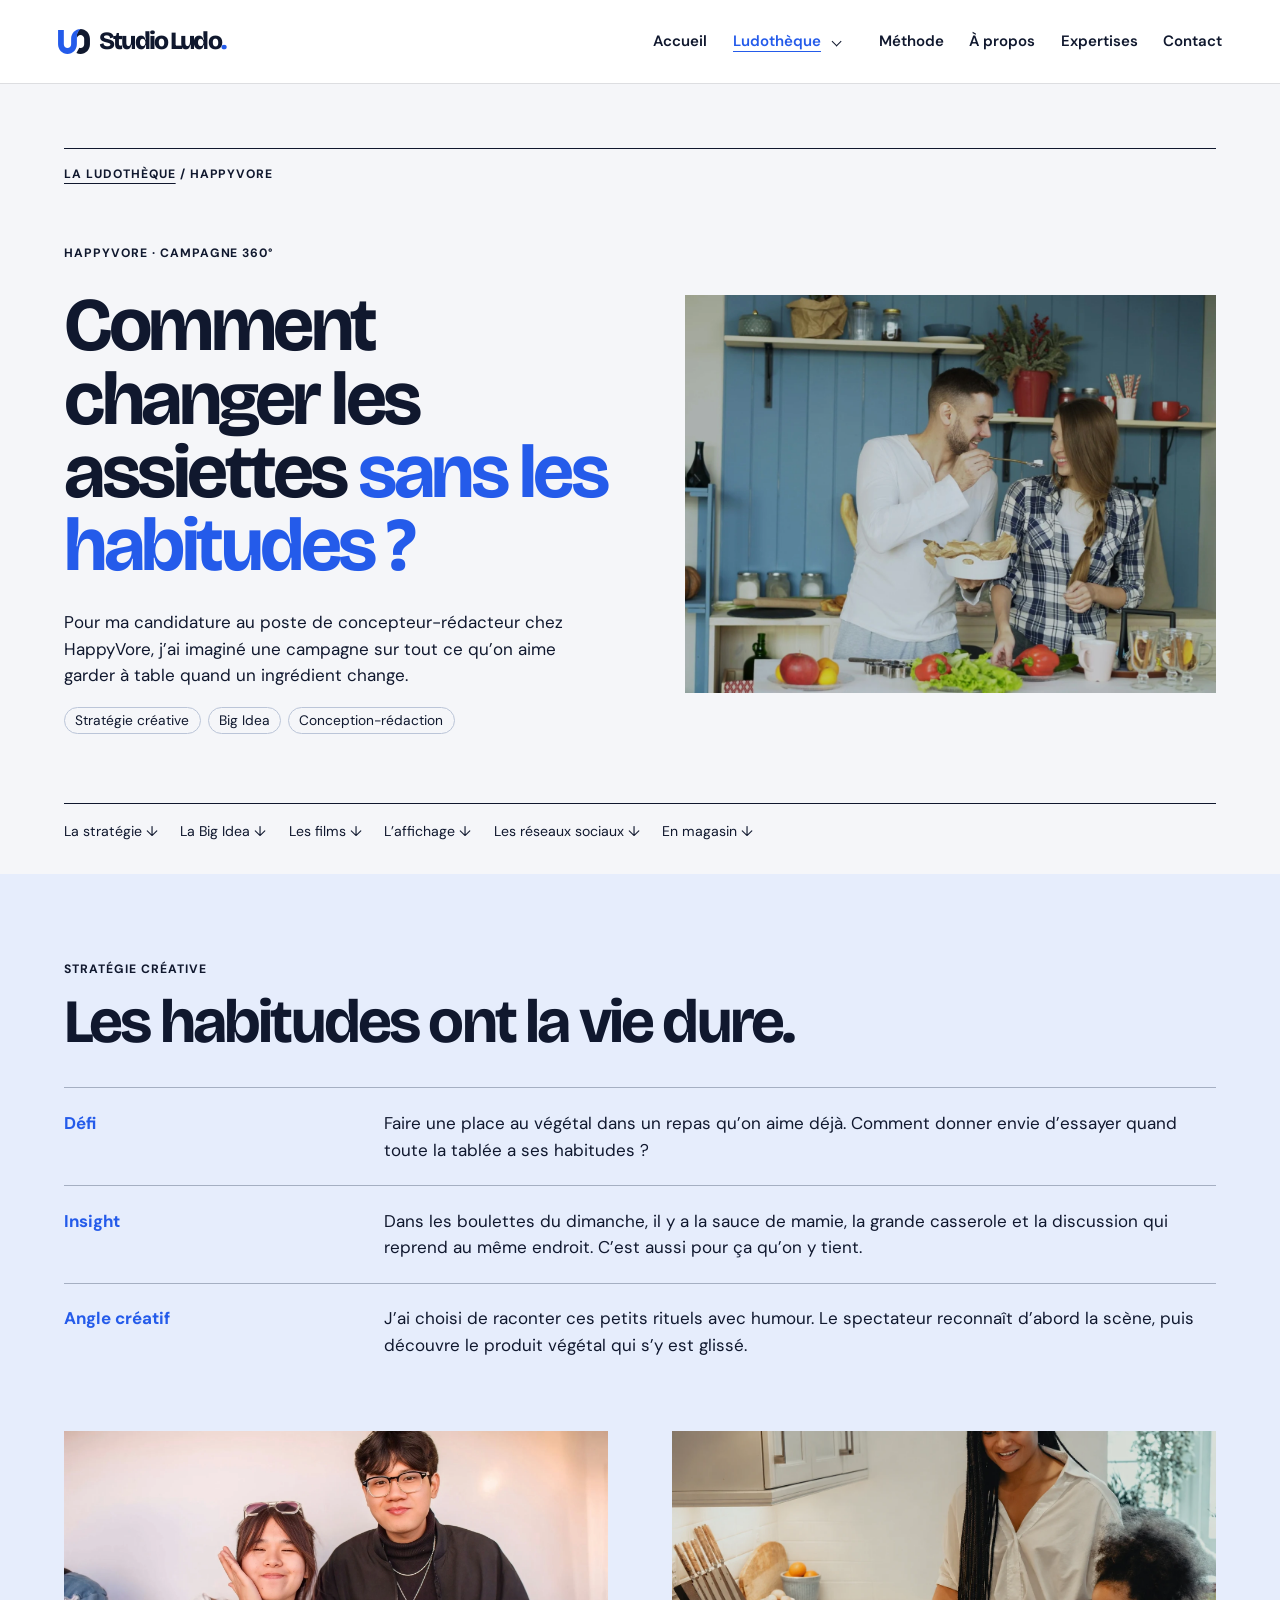
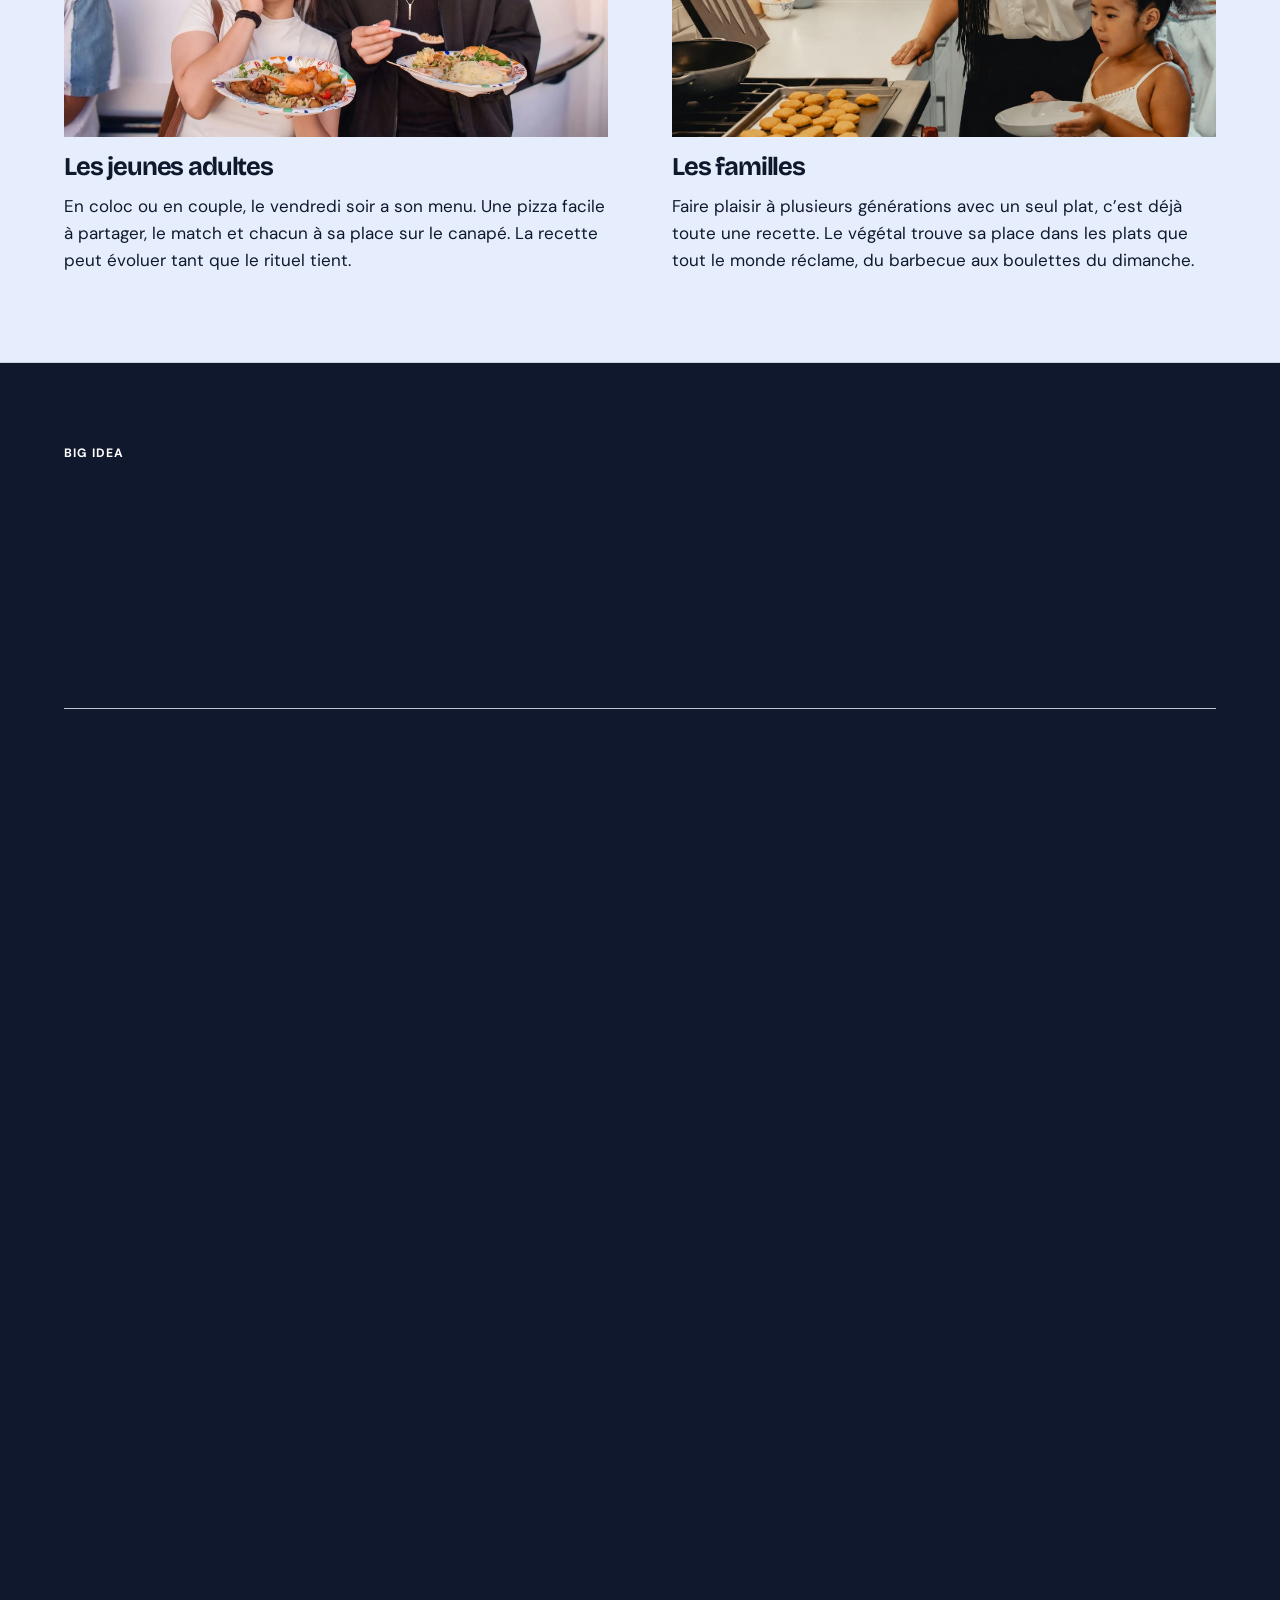
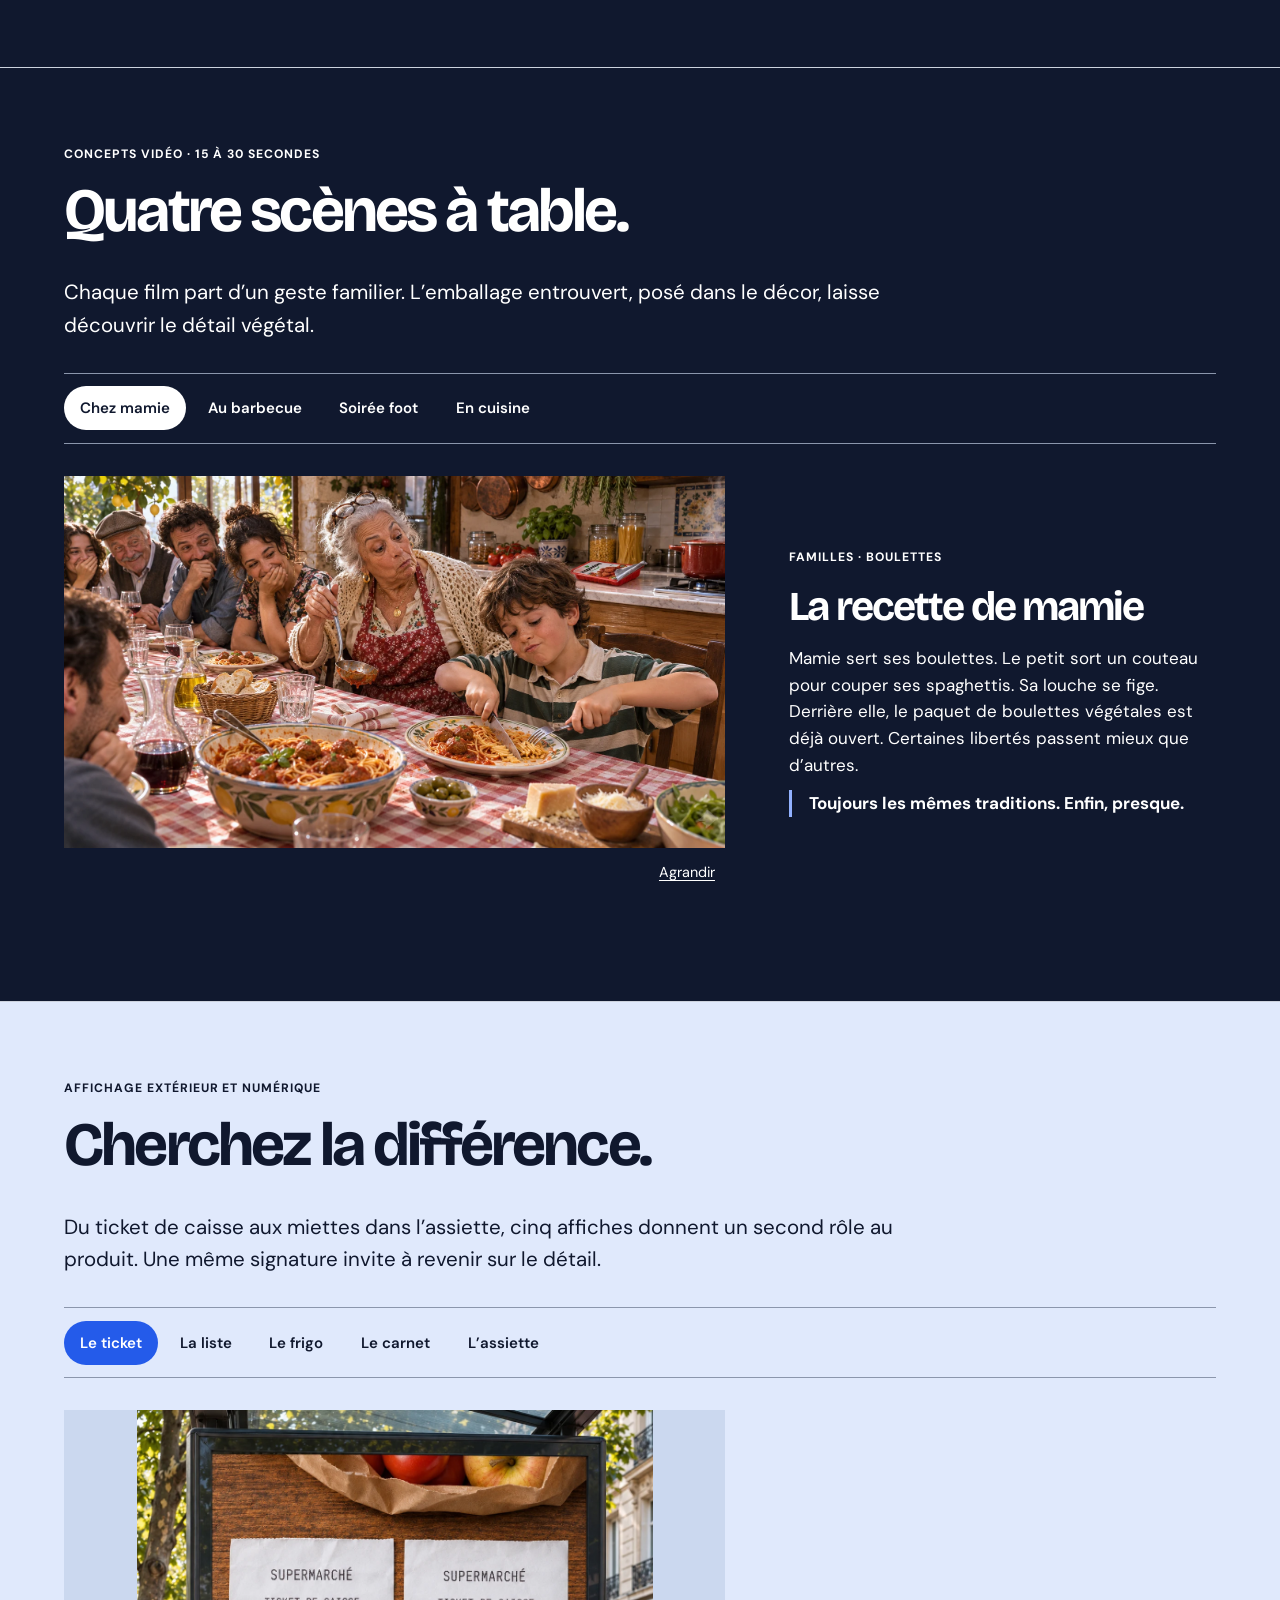
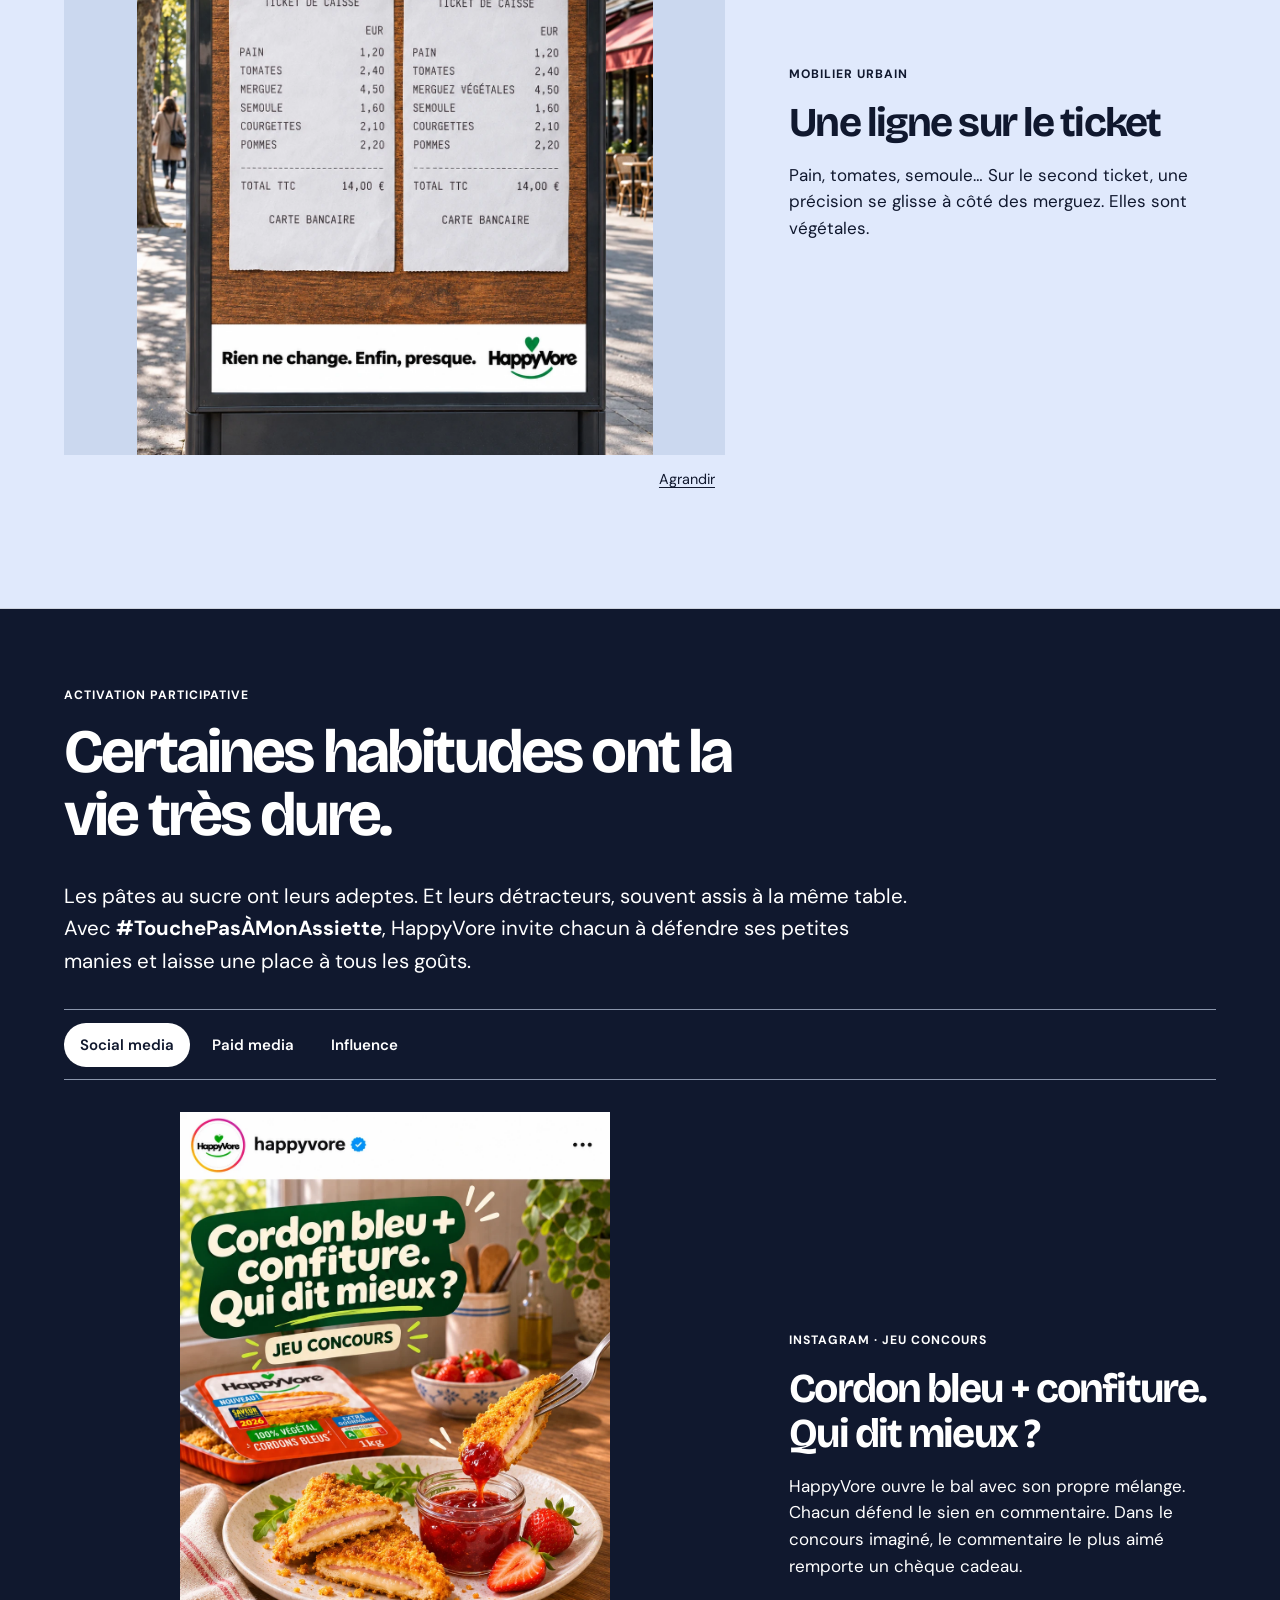
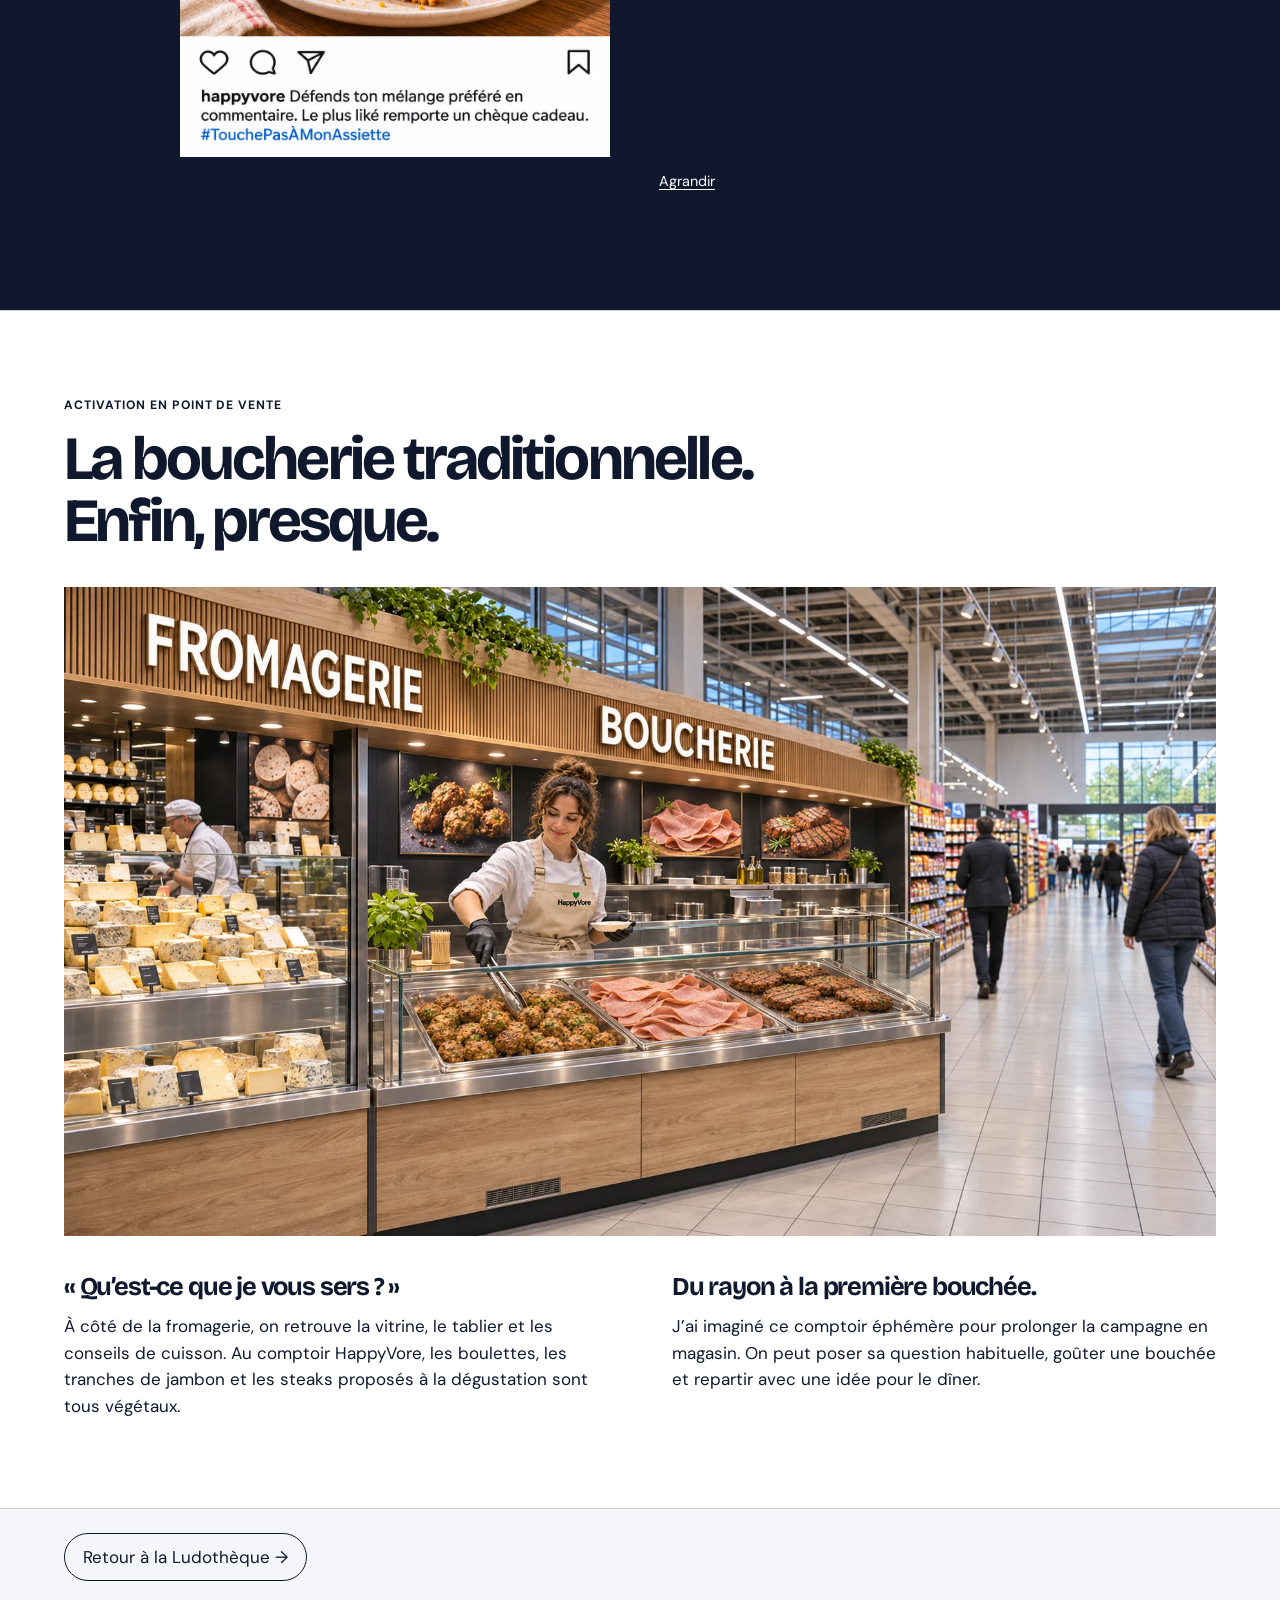
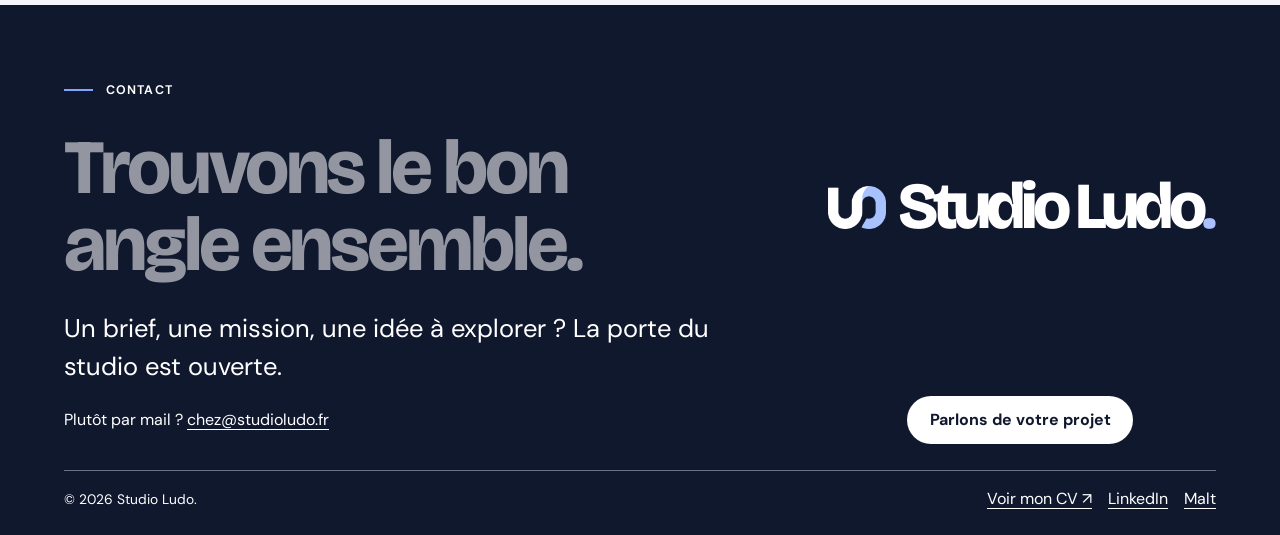
<file: happyvore.html>
<!DOCTYPE html>
<html lang="fr"><head><meta charset="utf-8"><meta name="viewport" content="width=device-width,initial-scale=1"><title>HappyVore — Rien ne change. Enfin, presque. | Studio Ludo</title><meta name="description" content="Une campagne imaginée pour HappyVore autour des recettes, des rituels et des petits débats à table."><link href="https://fonts.googleapis.com/css2?family=Bricolage+Grotesque:wght@400;600;700;800&amp;family=DM+Sans:wght@400;500;600;700&amp;display=swap" rel="stylesheet"><style>*{box-sizing:border-box}html{scroll-behavior:smooth;scroll-padding-top:2rem}body{margin:0;color:#10182e;background:#f5f6f9;font:400 17px/1.57 'DM Sans',Arial,sans-serif}a{color:inherit;text-underline-offset:5px}a:focus-visible,summary:focus-visible{outline:3px solid #648bff;outline-offset:5px}.wrap{width:min(1210px,90%);margin:auto}.mast,.links,.trail,footer,.toc{display:flex;align-items:center;justify-content:space-between;gap:1.4rem;flex-wrap:wrap}.mast{min-height:75px}.brand{display:flex;align-items:center;gap:.5rem;font-size:1.4rem;font-weight:800;letter-spacing:-.06em;text-decoration:none}.brand img{width:33px}.links a,.toc a{font-size:.88rem;text-decoration:none}.links a[aria-current],.links a:hover,.toc a:hover{text-decoration:underline}.top{background:white;border-bottom:1px solid #d1d6df}.hero{background:var(--ground);color:var(--ink);padding:clamp(2rem,5vw,5rem) 0 2rem}.trail,.eyebrow,figcaption{font-size:.76rem;letter-spacing:.08em;font-weight:700}.trail,.eyebrow{text-transform:uppercase}.trail{border-top:1px solid currentColor;padding-top:1rem}.leadgrid,.pair,.spread{display:grid;grid-template-columns:1fr 1fr;gap:clamp(1.7rem,5vw,6rem);align-items:center}.leadgrid{grid-template-columns:1.05fr 1fr;margin:clamp(2rem,4vw,4rem) 0}.leadgrid img{width:100%;max-height:430px;object-fit:contain}.hero h1{margin:.35em 0;font-size:clamp(3.1rem,6.2vw,6.3rem);line-height:.97}.hero .sub{max-width:43ch}.hero strong,.hero em{color:var(--accent)}em{font-style:normal}.toc{justify-content:flex-start;border-top:1px solid currentColor;padding-top:1rem}.toc a:after{content:' ↓'}.block{padding:clamp(3rem,6vw,6rem) 0;border-bottom:1px solid #ccd2dd}.white{background:white}.dark{background:#10182e;color:white}.blue{background:#245bea;color:white}h1,h2,h3,.brand{font-family:'Bricolage Grotesque',Arial,sans-serif;letter-spacing:-.046em}h2{font-size:clamp(2.5rem,4.8vw,4.9rem);margin:.2em 0 .55em;line-height:1.02}h3{font-size:clamp(1.45rem,2vw,2.25rem);line-height:1.1;margin:.4em 0}p{max-width:69ch;margin:.7em 0}.intro{font-size:clamp(1.12rem,1.6vw,1.4rem);max-width:61ch}.pair{align-items:start}.pair article,.spread{margin-top:1.7rem}.pair img,.spread img,.wide img{width:100%;height:auto;display:block}.spread{padding:2rem 0;border-top:1px solid #aab4c6;grid-template-columns:1.25fr 1fr}.wide{margin:2rem 0 0}.wide img{max-height:72vh;object-fit:contain}.cardimg{background:#e6e9ed}figure{margin:0}figcaption{letter-spacing:0;font-weight:500;padding-top:.55rem}details{margin:.7rem 0;border-top:1px solid #929bb0}summary{padding:1rem 0;cursor:pointer;font-weight:700}details p{margin:0 0 1rem}.steps{list-style:none;padding:0;counter-reset:stage}.steps li{counter-increment:stage;display:grid;grid-template-columns:3rem 9rem 1fr;gap:1rem;padding:1rem 0;border-top:1px solid #aab4c6}.steps li:before{content:counter(stage,decimal-leading-zero);font-weight:bold;color:#245bea}.steps p{margin:0}.metrics{font-size:clamp(2.6rem,5vw,5rem);letter-spacing:-.06em;font-weight:700;line-height:1.04}.profile{display:grid;grid-template-columns:.9fr 1.1fr;gap:2rem;align-items:center}.profile img{max-height:24rem;object-fit:contain;width:100%}.switch{display:flex;gap:.5rem;flex-wrap:wrap;margin:1.5rem 0}.switch button{border:1px solid #9099ac;background:transparent;color:inherit;padding:.65rem 1rem;font:inherit;border-radius:2rem;cursor:pointer}.switch button[aria-pressed=true]{background:#10182e;color:white}.skip{position:absolute;left:-100vw}.skip:focus{left:1rem;background:white;padding:1rem;z-index:5}footer{padding:2rem 0}footer a{font-weight:650}[hidden]{display:none!important}@media(max-width:720px){.leadgrid,.spread,.pair,.profile{grid-template-columns:1fr;gap:1rem}.mast{padding:1rem 0;gap:.6rem}.links{gap:.8rem}.trail{align-items:start}.steps li{grid-template-columns:2rem 1fr}.steps p{grid-column:2}.wrap{width:90%}.toc{gap:.9rem}.leadgrid img{max-height:310px}.spread{margin-top:.8rem}.block{padding:3rem 0}}@media(prefers-reduced-motion:reduce){html{scroll-behavior:auto}}
</style><style>.exhibit+.exhibit{margin-top:clamp(4rem,9vw,9rem)}.exhibit>h2{max-width:19ch}.exhibit>.eyebrow{margin:0 0 1rem}.controlbar{display:flex;align-items:center;gap:.35rem;flex-wrap:wrap;border-block:1px solid #8b96ac;padding:.8rem 0;margin:2rem 0 1.5rem}.controlbar:empty{display:none}.controlbar button{min-height:44px;cursor:pointer;font:600 .94rem 'DM Sans',Arial,sans-serif;padding:.6em 1em;border-radius:40px;color:inherit;background:transparent;border:1px solid transparent}.controlbar button[aria-selected=true]{background:#245bea;color:#fff}.controlbar button:hover{border-color:currentColor}.controlbar button:focus-visible,.frames:focus-visible{outline:3px solid #688eff;outline-offset:2px}.plate{display:grid;grid-template-columns:minmax(0,1.55fr) minmax(0,1fr);gap:clamp(1.5rem,5vw,5rem);align-items:center;margin:2rem 0}.platecopy h3{font-size:clamp(2rem,3.2vw,3.7rem);max-width:18ch}.frames{display:flex;overflow-x:auto;scroll-snap-type:x mandatory;background:rgba(130,146,177,.09)}.frames img{width:100%;min-width:100%;height:clamp(260px,34vw,480px);object-fit:contain;scroll-snap-align:start}.note{border-top:1px solid #939eb1;padding-top:1rem;font-size:.9rem}.platecopy{min-width:0}.controlbar .position{margin-right:auto;font-weight:650}.dark .controlbar button[aria-selected=true]{background:white;color:#10182e}.frames+nav{display:flex;gap:.5rem;justify-content:center;margin-top:.6rem}.frames+nav button{border:0;background:transparent;color:inherit;padding:.55rem;cursor:pointer}.frames+nav button:focus-visible{outline:2px solid currentColor}@media(max-width:720px){.plate{grid-template-columns:1fr;gap:1rem}.controlbar{gap:.15rem}.controlbar button{padding:.45em .7em}.frames img{height:clamp(185px,61vw,350px)}}@media(prefers-reduced-motion:no-preference){.plate:not([hidden]){animation:plate-in .25s ease-out}@keyframes plate-in{from{opacity:.55;transform:translateY(4px)}}}

/* Shared reading patterns across the three case studies. */
.case-tags{display:flex;gap:.4rem;flex-wrap:wrap;list-style:none;margin:1.15rem 0;padding:0}
.case-tags li{border:1px solid currentColor;border-radius:2rem;padding:.24rem .72rem;font-size:.85rem;line-height:1.4;font-weight:550}
.strategy-pair{display:grid;grid-template-columns:1fr 1fr;gap:clamp(1.2rem,5vw,5rem);border-block:1px solid #abb4c6;padding:1.4rem 0}
.case-idea{padding:clamp(1.8rem,4vw,4rem) 0 1rem}.case-idea em{color:#245bea}
.personas img{width:100%;aspect-ratio:1.65;object-fit:cover}.personas h3{margin-top:1.2rem}
.friction{display:block}.friction>h3{font-size:clamp(1.8rem,3.5vw,3.5rem);margin:1em 0}
.format-row{display:grid;grid-template-columns:minmax(0,1.45fr) minmax(0,1fr);align-items:center;gap:clamp(1.2rem,4vw,4rem);padding:1.7rem 0;border-top:1px solid #7d889c}
.format-row h4{font:700 clamp(1.4rem,2.4vw,2.2rem)/1.1 'Bricolage Grotesque',Arial,sans-serif;margin:.4em 0}.frame-holder{min-width:0}.frames img{display:block;flex:0 0 100%;max-width:100%;object-fit:contain}
.frames{scrollbar-width:none}.frames::-webkit-scrollbar{display:none}.frame-controls,.reader-tools{display:flex;align-items:center;gap:.4rem}.frame-controls{margin-top:.25rem;flex-wrap:wrap}.frame-controls button,.reader-tools button{cursor:pointer;font:inherit;color:inherit;min-height:40px;padding:.25em .65em;border:1px solid transparent;background:transparent;border-radius:2em;font-size:.9rem}.frame-controls button[aria-pressed=true]{border-color:currentColor}.frame-controls .enlarge{margin-left:auto;text-decoration:underline;text-underline-offset:.22em}.frame-caption{font-size:1rem;line-height:1.45;margin:.35rem 0 0}.frame-caption:empty{display:none}
.image-reader{width:min(96vw,1600px);max-width:100vw;height:94dvh;max-height:96dvh;padding:0;border:0;background:#10182e;color:white}.image-reader::backdrop{background:rgba(16,24,46,.89)}.image-reader[open]{display:flex;flex-direction:column}.reader-tools{padding:.4rem 1rem;justify-content:flex-end}.reader-tools button{border-color:currentColor}.reader-scroll{flex:1;overflow:auto;min-height:0}.reader-scroll img{width:100%;height:100%;display:block;object-fit:contain}.detailed .reader-scroll img{width:max(100%,min(1500px,250%));height:auto;max-width:none}
#proposer>.wrap>.spread{margin-bottom:clamp(3rem,6vw,6rem)}
@media(prefers-reduced-motion:no-preference){@supports(animation-timeline:view()){.reveal{animation:case-enter linear both;animation-timeline:view();animation-range:entry 0% entry 80%}@keyframes case-enter{from{opacity:.45;transform:translateY(14px)}to{opacity:1;transform:none}}}}
@media(max-width:720px){.format-row,.strategy-pair{grid-template-columns:1fr}.format-row{gap:.5rem}.frames img{height:clamp(185px,65vw,375px)}.image-reader{width:100vw;height:96dvh}}

.case-strategy{margin:0 0 clamp(2rem,4vw,4rem)}
.case-strategy>div{display:grid;grid-template-columns:minmax(8rem,.36fr) 1fr;gap:1.3rem;border-top:1px solid #a5afc2;padding:1.35rem 0}
.case-strategy dt{font-weight:700;color:#245bea}.case-strategy dd{margin:0;max-width:72ch}
.signature{margin:1.4rem 0;font:600 clamp(1.45rem,2.5vw,2.25rem)/1.25 'Bricolage Grotesque',Arial,sans-serif}
.signature strong{color:#245bea}.signature .eyebrow{font-family:'DM Sans',Arial,sans-serif}
.frames{background:transparent;align-items:center}
.frames img:only-child,.frames.storyboard img{display:block;min-width:0;flex:none;width:auto;max-width:100%;height:auto;max-height:min(72vh,43rem);margin-inline:auto}
.frames.storyboard{display:block;overflow:visible;aspect-ratio:1.792/1}
.frames.storyboard img{width:100%;max-height:none}
.frames.storyboard img[hidden]{display:none}
.frames.storyboard~.frame-caption{min-height:2.8em}
@media(max-width:720px){.case-strategy>div{grid-template-columns:1fr;gap:.45rem}}
</style><style>.ls-tags{display:flex;flex-wrap:wrap;gap:.42rem;padding:0;margin:1.1rem 0;list-style:none}
.ls-tags li{border:1px solid #bbc5d8;border-radius:2rem;padding:.25rem .65rem;font-size:.86rem;line-height:1.3}
.ls-beats dt{font:700 .87rem/1.4 'DM Sans',Arial,sans-serif;letter-spacing:.05em;text-transform:uppercase}
.ls-idea{margin:0;padding:0 0 .6rem;border-bottom:1px solid #bdc6d4}
.ls-idea h2{font-size:clamp(2.75rem,6.6vw,6rem)}.ls-idea em{color:#245bea}
.ls-beats{margin:0}.ls-beats dd{margin:.1rem 0 .9rem;max-width:52ch}
.ls-budget{display:grid;grid-template-columns:minmax(0,.88fr) minmax(0,1.12fr);align-items:start;gap:clamp(2rem,7vw,7rem);margin:3rem 0}
.ls-budget .metrics{margin:.2em 0 .4em}.ls-split{height:1.15rem;background:linear-gradient(90deg,#245bea 0 73.15%,#fff 73.15% 100%)}
.ls-legend{margin:1.15rem 0}.ls-legend>div,.ls-channel-title{display:flex;justify-content:space-between;align-items:baseline;gap:1rem}
.ls-legend dt:before{display:inline-block;content:'';width:.72rem;height:.72rem;background:#245bea;margin-right:.6rem}.ls-legend div+div dt:before{background:white}.ls-legend dd{margin:0;font-weight:700}
.ls-channel{margin:1.2rem 0}.ls-channel h3{font-size:1.35rem}.ls-channel-title span{font-variant-numeric:tabular-nums}
.ls-meter{height:.48rem;background:#34415b}.ls-meter i{display:block;height:100%;background:#92b1ff}
.ls-channel p,.ls-phases p{font-size:1rem}.ls-phases{display:grid;grid-template-columns:repeat(4,1fr);gap:1.4rem;list-style:none;padding:0}
.ls-phases li{border-top:2px solid #92b1ff;padding:.7rem 0}.ls-phases strong,.ls-phases span{display:block}.ls-phases span{font-size:.92rem;color:#c6d7ff}
@media(max-width:720px){.ls-budget{grid-template-columns:1fr}.ls-phases{grid-template-columns:repeat(2,minmax(0,1fr))}}
.ls-personas{margin-top:clamp(1.5rem,3.8vw,3.2rem)}
.ls-personas article{margin:0}
.ls-personas .ls-persona-photo{width:100%;height:auto;aspect-ratio:16/9;object-fit:cover;object-position:center 56%;display:block;margin:0 0 1rem}
.ls-platform{margin:1.5rem 0 2rem}
</style><link rel="icon" href="[data-uri]" type="image/svg+xml"><style>.mind{display:grid;grid-template-columns:repeat(3,minmax(0,1fr));gap:1rem;margin-top:2rem}.mind article{background:#e6edfc;padding:clamp(1rem,2vw,2rem)}.mind h3{margin-top:0}.ls-phases{grid-template-columns:repeat(5,minmax(0,1fr))!important}.ls-phases li{min-width:0}@media(max-width:900px){.mind,.ls-phases{grid-template-columns:1fr!important}.ls-phases li{display:grid;grid-template-columns:minmax(7rem,1fr) 2fr;align-items:baseline;gap:.75rem}.ls-phases li p{margin:0}}</style><style>.hero{background:#f5f6f9}.hero em,.ls-idea em{color:#245bea}.leadgrid img{aspect-ratio:4/3;object-fit:cover;object-position:60% center}.hero h1{font-size:clamp(3.1rem,5.9vw,6rem)}#idee{background:#10182e;color:#fff}#idee em{color:#92b1ff}.platecopy p{max-width:46ch}.poster .frames img,.social .frames img{height:clamp(360px,52vw,645px)}.social h2{overflow-wrap:anywhere}.wide img{width:100%;max-height:none}.retail{background:#f5f6f9}.ls-personas article:nth-child(2) img{object-position:center 34%}.block details{margin-top:1.6rem}.idea-on em{display:inline-block;animation:appear .65s .25s both}@keyframes appear{from{opacity:0;transform:translateY(.15em)}to{opacity:1;transform:none}}@media(prefers-reduced-motion:reduce){.idea-on em{animation:none}}</style><style>
@supports (position:sticky){@media(min-width:801px) and (prefers-reduced-motion:no-preference){
#idee.sequenced{padding:0;min-height:145svh}
#idee.sequenced>.wrap{position:sticky;top:12svh;padding-block:clamp(3rem,8vh,7rem)}
#idee.sequenced h2 span,#idee.sequenced h2 em{display:inline-block;transition:opacity .35s,transform .35s}
#idee.sequenced:not(.first) h2 span,#idee.sequenced:not(.second) h2 em,#idee.sequenced:not(.second) .intro{opacity:0;transform:translateY(.22em)}
#idee .intro{transition:opacity .3s}
}}
.film-line{border-left:3px solid #92b1ff;padding-left:1em;font-weight:700}
</style><link rel="stylesheet" href="./footer.css"><style>
#strategie{background:#e6edfc}
#affiches{background:#e0e9fc;color:#10182e}
#affiches .frames{background:#cbd8ef}
#retail{background:white}
</style></head><body style="--ground:#f5f6f9;--ink:#10182e;--accent:#245bea"><a class="skip" href="#main">Aller au contenu</a><header class="top"><div class="wrap mast"><a class="brand" href="index.html"><img alt="" src="[data-uri]">Studio Ludo.</a><nav class="links" aria-label="Études de cas"><a href="ludotheque.html">Ludothèque</a><a href="legalstart.html">LegalStart</a><a href="decathlon-location.html">Decathlon Location</a><a href="airbnb-adventure.html">Airbnb Adventure</a><a href="myfitrace.html" aria-current="page">MyFitRace</a></nav></div></header><script src="./header.js?v=happyvore"></script><main id="main"><header class="hero"><div class="wrap"><div class="trail"><span><a href="ludotheque.html">La Ludothèque</a> / HappyVore</span></div><div class="leadgrid"><div><p class="eyebrow">HappyVore · Campagne 360°</p><h1>Comment changer les assiettes <em>sans les habitudes ?</em></h1><p class="sub">Pour ma candidature au poste de concepteur-rédacteur chez HappyVore, j’ai imaginé une campagne sur tout ce qu’on aime garder à table quand un ingrédient change.</p><ul class="ls-tags"><li>Stratégie créative</li><li>Big Idea</li><li>Conception-rédaction</li></ul></div><img class="" src="images/happyvore/couple.webp" alt="Un couple cuisine ensemble et goûte sa préparation." fetchpriority="high"></div><nav class="toc" aria-label="Dans cette étude"><a href="#strategie">La stratégie</a><a href="#idee">La Big Idea</a><a href="#concepts">Les films</a><a href="#affiches">L’affichage</a><a href="#social">Les réseaux sociaux</a><a href="#retail">En magasin</a></nav></div></header><section id="strategie" class="block white"><div class="wrap"><p class="eyebrow">Stratégie créative</p><h2>Les habitudes ont la vie dure.</h2><dl class="case-strategy"><div><dt>Défi</dt><dd>Faire une place au végétal dans un repas qu’on aime déjà. Comment donner envie d’essayer quand toute la tablée a ses habitudes ?</dd></div><div><dt>Insight</dt><dd>Dans les boulettes du dimanche, il y a la sauce de mamie, la grande casserole et la discussion qui reprend au même endroit. C’est aussi pour ça qu’on y tient.</dd></div><div><dt>Angle créatif</dt><dd>J’ai choisi de raconter ces petits rituels avec humour. Le spectateur reconnaît d’abord la scène, puis découvre le produit végétal qui s’y est glissé.</dd></div></dl><div class="pair ls-personas"><article><img class="ls-persona-photo" src="images/happyvore/etudiants.webp" alt="Deux jeunes adultes partagent un repas." loading="lazy"><h3>Les jeunes adultes</h3><p>En coloc ou en couple, le vendredi soir a son menu. Une pizza facile à partager, le match et chacun à sa place sur le canapé. La recette peut évoluer tant que le rituel tient.</p></article><article><img class="ls-persona-photo" src="images/happyvore/famille.webp" alt="Une mère et sa fille devant une plaque de nuggets." loading="lazy"><h3>Les familles</h3><p>Faire plaisir à plusieurs générations avec un seul plat, c’est déjà toute une recette. Le végétal trouve sa place dans les plats que tout le monde réclame, du barbecue aux boulettes du dimanche.</p></article></div></div></section><section id="idee" class="block "><div class="wrap"><div class="ls-idea"><p class="eyebrow">Big Idea</p><h2><span>Rien ne change.</span><br><em>Enfin, presque.</em></h2></div><p class="intro">« Rien ne change » sonne comme un constat. « Enfin, presque » invite à regarder une seconde fois. Le père garde ses pinces, mamie garde sa recette. Ce qui a changé se trouve déjà dans leur assiette.</p></div></section><section id="concepts" class="block dark"><div class="wrap"><div class="exhibit"><p class="eyebrow">Concepts vidéo · 15 à 30 secondes</p><h2>Quatre scènes à table.</h2><p class="intro">Chaque film part d’un geste familier. L’emballage entrouvert, posé dans le décor, laisse découvrir le détail végétal.</p><div class="controlbar"></div><article class="plate" data-name="Chez mamie"><div class="frames"><img class="" src="images/happyvore/mamie.webp" alt="Mamie surprend son petit-fils en train de couper ses spaghettis." loading="lazy"></div><div class="platecopy"><p class="eyebrow">Familles · Boulettes</p><h3>La recette de mamie</h3><p>Mamie sert ses boulettes. Le petit sort un couteau pour couper ses spaghettis. Sa louche se fige. Derrière elle, le paquet de boulettes végétales est déjà ouvert. Certaines libertés passent mieux que d’autres.</p><p class="film-line">Toujours les mêmes traditions. Enfin, presque.</p></div></article><article class="plate" data-name="Au barbecue"><div class="frames"><img class="" src="images/happyvore/barbecue.webp" alt="Un père protège ses pinces devant les merguez sur le gril." loading="lazy"></div><div class="platecopy"><p class="eyebrow">Familles · Merguez</p><h3>Le roi du barbecue</h3><p>Un invité tend la main pour retourner une merguez. Le père serre les pinces contre son tablier. Les merguez ont changé, le chef de poste tient toujours à ses prérogatives.</p><p class="film-line">Toujours le même rituel. Enfin, presque.</p></div></article><article class="plate" data-name="Soirée foot"><div class="frames"><img class="" src="images/happyvore/pizza.webp" alt="Un colocataire attrape une part de pizza pendant le penalty." loading="lazy"></div><div class="platecopy"><p class="eyebrow">Jeunes adultes · Pizza</p><h3>Le rituel du vendredi</h3><p>Au moment du penalty, tous les regards se tournent vers l’écran. Enfin, presque. Un colocataire profite de la diversion pour se servir. Sur la table basse, la boîte rose de la Royale livre le deuxième indice.</p><p class="film-line">Toujours le même rendez-vous. Enfin, presque.</p></div></article><article class="plate" data-name="En cuisine"><div class="frames"><img class="" src="images/happyvore/cuisine.webp" alt="Un homme présente fièrement deux cordons bleus trop cuits." loading="lazy"></div><div class="platecopy"><p class="eyebrow">Jeunes adultes · Cordons bleus</p><h3>Le cuisinier catastrophique</h3><p>Il soulève le plat avec l’assurance d’un grand chef. Sa compagne regarde la panure noircie. Il est passé aux cordons bleus végétaux. Pour la cuisson, il a gardé ses habitudes.</p><p class="film-line">Toujours aussi nul en cuisine. Enfin, presque.</p></div></article></div></div></section><section id="affiches" class="block white poster"><div class="wrap"><div class="exhibit"><p class="eyebrow">Affichage extérieur et numérique</p><h2>Cherchez la différence.</h2><p class="intro">Du ticket de caisse aux miettes dans l’assiette, cinq affiches donnent un second rôle au produit. Une même signature invite à revenir sur le détail.</p><div class="controlbar"></div><article class="plate" data-name="Le ticket"><div class="frames"><img class="" src="images/happyvore/ticket.webp" alt="Affiche en situation dans la rue avec deux tickets de caisse." loading="lazy"></div><div class="platecopy"><p class="eyebrow">Mobilier urbain</p><h3>Une ligne sur le ticket</h3><p>Pain, tomates, semoule… Sur le second ticket, une précision se glisse à côté des merguez. Elles sont végétales.</p></div></article><article class="plate" data-name="La liste"><div class="frames"><img class="" src="images/happyvore/liste.webp" alt="Deux listes de courses manuscrites identiques, avant et après." loading="lazy"></div><div class="platecopy"><p class="eyebrow">Les courses</p><h3>Toujours la même liste.</h3><p>On peut continuer d’écrire « nuggets » sur la liste. Le choix du végétal se fait au rayon.</p></div></article><article class="plate" data-name="Le frigo"><div class="frames"><img class="" src="images/happyvore/frigo.webp" alt="Dans un réfrigérateur bien rempli, seule la barquette de nuggets change." loading="lazy"></div><div class="platecopy"><p class="eyebrow">Le rangement</p><h3>À leur place habituelle.</h3><p>Entre les restes et les cornichons, les nuggets végétaux trouvent leur place sur la même étagère.</p></div></article><article class="plate" data-name="Le carnet"><div class="frames"><img class="" src="images/happyvore/recette.webp" alt="Le mot végétales ajouté au stylo bleu sur une ancienne recette de boulettes." loading="lazy"></div><div class="platecopy"><p class="eyebrow">La préparation</p><h3>Un mot de plus.</h3><p>Quatre tomates, deux gousses d’ail, douze boulettes. À côté de l’écriture passée, quelqu’un a ajouté « végétales » au stylo bleu.</p></div></article><article class="plate" data-name="L’assiette"><div class="frames"><img class="" src="images/happyvore/assiette.webp" alt="Deux assiettes vides, avec un paquet de cordons bleus ouvert dans la seconde vue." loading="lazy"></div><div class="platecopy"><p class="eyebrow">La dégustation</p><h3>Quelques miettes pour indice.</h3><p>Le repas est terminé. Il faut regarder derrière l’assiette, du côté du paquet entrouvert, pour savoir ce qu’on a mangé.</p></div></article></div></div></section><section id="social" class="block dark social"><div class="wrap"><div class="exhibit"><p class="eyebrow">Activation participative</p><h2>Certaines habitudes ont la vie très dure.</h2><p class="intro">Les pâtes au sucre ont leurs adeptes. Et leurs détracteurs, souvent assis à la même table. Avec <strong>#TouchePasÀMonAssiette</strong>, HappyVore invite chacun à défendre ses petites manies et laisse une place à tous les goûts.</p><div class="controlbar"></div><article class="plate" data-name="Social media"><div class="frames"><img class="" src="images/happyvore/concours.webp" alt="Maquette du concours Instagram cordon bleu et confiture." loading="lazy"></div><div class="platecopy"><p class="eyebrow">Instagram · Jeu concours</p><h3>Cordon bleu + confiture. Qui dit mieux ?</h3><p>HappyVore ouvre le bal avec son propre mélange. Chacun défend le sien en commentaire. Dans le concours imaginé, le commentaire le plus aimé remporte un chèque cadeau.</p></div></article><article class="plate" data-name="Paid media"><div class="frames"><img class="" src="images/happyvore/story.webp" alt="Story sponsorisée HappyVore avec un sondage sur les pâtes au sucre." loading="lazy"></div><div class="platecopy"><p class="eyebrow">Instagram · Story sponsorisée</p><h3>Les pâtes au sucre, tu goûtes ?</h3><p>Une cuillère de sucre au-dessus des spaghettis. La marque propose deux réponses, « Je prends une fourchette » ou « Je passe mon tour ». Un geste suffit pour entrer dans le débat.</p></div></article><article class="plate" data-name="Influence"><div class="frames"><img class="" src="images/happyvore/tiktok.webp" alt="Maquette TikTok montrant une créatrice qui trempe un nugget dans du chocolat noir." loading="lazy"></div><div class="platecopy"><p class="eyebrow">TikTok · Collaboration créateur</p><h3>« Oui, je trempe mes nuggets dans le chocolat. »</h3><p>Face caméra, une créatrice tend son assiette et plonge un nugget végétal dans du chocolat noir. « Tu me suis ? » Le ton est donné pour raconter ses propres associations en commentaire. Le profil et les compteurs illustrent le concept.</p></div></article></div></div></section><section id="retail" class="block retail"><div class="wrap"><p class="eyebrow">Activation en point de vente</p><h2>La boucherie traditionnelle.<br>Enfin, presque.</h2><figure class="wide"><img class="" src="images/happyvore/comptoir.webp" alt="Comptoir de boucherie végétale à côté du rayon fromagerie, avec une vendeuse en tablier HappyVore." loading="lazy"></figure><div class="pair"><article><h3>« Qu’est-ce que je vous sers ? »</h3><p>À côté de la fromagerie, on retrouve la vitrine, le tablier et les conseils de cuisson. Au comptoir HappyVore, les boulettes, les tranches de jambon et les steaks proposés à la dégustation sont tous végétaux.</p></article><article><h3>Du rayon à la première bouchée.</h3><p>J’ai imaginé ce comptoir éphémère pour prolonger la campagne en magasin. On peut poser sa question habituelle, goûter une bouchée et repartir avec une idée pour le dîner.</p></article></div></div></section></main><p class="slf-return"><a class="slf-secondary" href="ludotheque.html">Retour à la Ludothèque →</a></p><div id="studio-footer"></div><script>function makeButton(parent, label, action) {
  const button = document.createElement('button');
  button.type = 'button';
  button.textContent = label;
  button.addEventListener('click', action);
  parent.append(button);
  return button;
}

document.querySelectorAll('.exhibit').forEach((box, group) => {
  const slides = [...box.querySelectorAll(':scope > .plate')];
  const bar = box.querySelector(':scope > .controlbar');
  if (!bar || !slides.length) return;
  const gallery = box.dataset.mode === 'slider';
  const buttons = [];
  let active = 0, status;
  function select(index, focus = false) {
    active = (index + slides.length) % slides.length;
    slides.forEach((panel, i) => {
      panel.hidden = i !== active;
      if (!gallery) {
        buttons[i].setAttribute('aria-selected', String(i === active));
        buttons[i].tabIndex = i === active ? 0 : -1;
      }
    });
    if (gallery) status.textContent = (active + 1) + ' / ' + slides.length + ' · ' + slides[active].dataset.name;
    else if (focus) buttons[active].focus();
  }
  if (gallery) {
    status = document.createElement('span');
    status.className = 'position';
    status.setAttribute('aria-live', 'polite');
    bar.append(status);
    makeButton(bar, 'Précédent', () => select(active - 1));
    makeButton(bar, 'Suivant', () => select(active + 1));
    let start;
    box.addEventListener('touchstart', e => {
      start = e.target.closest('.frames[data-multiple],button,a,details') ? null : e.touches[0];
    }, {passive:true});
    box.addEventListener('touchend', e => {
      if (!start) return;
      const dx = e.changedTouches[0].clientX - start.clientX;
      const dy = e.changedTouches[0].clientY - start.clientY;
      if (Math.abs(dx) > 55 && Math.abs(dx) > Math.abs(dy) * 1.6) select(active - Math.sign(dx));
      start = null;
    });
  } else {
    bar.setAttribute('role', 'tablist');
    bar.setAttribute('aria-label', box.querySelector('h2')?.textContent || 'Sélection');
    slides.forEach((panel, i) => {
      const id = 'group-' + group + '-' + i;
      const button = makeButton(bar, panel.dataset.name, () => select(i));
      buttons.push(button);
      button.id = id + '-tab';
      panel.id ||= id;
      button.setAttribute('role', 'tab');
      button.setAttribute('aria-controls', panel.id);
      panel.setAttribute('role', 'tabpanel');
      panel.setAttribute('aria-labelledby', button.id);
      panel.tabIndex = 0;
      button.addEventListener('keydown', e => {
        const next = {ArrowLeft:i-1, ArrowRight:i+1, Home:0, End:slides.length-1}[e.key];
        if (next !== undefined) { e.preventDefault(); select(next, true); }
      });
    });
  }
  select(0);
});

const viewer = document.createElement('dialog');
viewer.className = 'image-reader';
viewer.setAttribute('aria-label', 'Visuel agrandi');
const tools = document.createElement('div');
const scrollArea = document.createElement('div');
const large = new Image();
tools.className = 'reader-tools';
scrollArea.className = 'reader-scroll';
scrollArea.append(large);
viewer.append(tools, scrollArea);
document.body.append(viewer);
const zoom = makeButton(tools, 'Lire les détails', () => {
  const detailed = viewer.classList.toggle('detailed');
  zoom.textContent = detailed ? 'Vue entière' : 'Lire les détails';
  scrollArea.scrollTo(0,0);
});
const close = makeButton(tools, 'Fermer', () => viewer.close());
viewer.addEventListener('click', e => {if(e.target === viewer) viewer.close()});
function enlarge(img) {
  viewer.classList.remove('detailed');
  zoom.textContent = 'Lire les détails';
  large.src = img.dataset.fullSrc || img.currentSrc || img.src;
  large.alt = img.alt;
  viewer.showModal();
  scrollArea.scrollTo(0, 0);
  close.focus();
}

// Autoplay applies only to storyboard frames. The visitor's scroll always moves the page.
function playStoryboard(frames, controls, images, select, getIndex) {
  const motion = matchMedia('(prefers-reduced-motion: reduce)');
  let paused = motion.matches;
  let inView = false;
  let timer;
  const toggle = makeButton(controls, '', () => {
    paused = !paused;
    sync();
  });
  function sync() {
    clearTimeout(timer);
    toggle.textContent = paused ? 'Lecture' : 'Pause';
    toggle.setAttribute('aria-label', paused ? 'Lancer le storyboard' : 'Mettre le storyboard en pause');
    if (!paused && inView && !document.hidden && !viewer.open && !frames.closest('[hidden]')) {
      timer = setTimeout(() => {
        select((getIndex() + 1) % images.length);
        sync();
      }, 5500);
    }
  }
  const observer = new IntersectionObserver(([entry]) => {
    inView = entry.isIntersecting && entry.intersectionRatio >= 0.35;
    sync();
  }, {threshold:[0, 0.35]});
  observer.observe(frames);
  motion.addEventListener('change', () => { paused = motion.matches; sync(); });
  document.addEventListener('visibilitychange', sync);
  new MutationObserver(sync).observe(viewer, {attributes:true, attributeFilter:['open']});
  const panel = frames.closest('.plate');
  if (panel) new MutationObserver(() => {
    if (panel.hidden) select(0);
    sync();
  }).observe(panel, {attributes:true, attributeFilter:['hidden']});
  sync();
  return () => { paused = true; sync(); };
}

document.querySelectorAll('.frames').forEach(frames => {
  const images = [...frames.querySelectorAll(':scope > img')];
  if (!images.length) return;
  const holder = document.createElement('div');
  const controls = document.createElement('div');
  holder.className = 'frame-holder';
  controls.className = 'frame-controls';
  frames.before(holder);
  holder.append(frames, controls);
  let index = 0;
  const buttons = [];
  const caption = document.createElement('p');
  caption.className = 'frame-caption';
  if (images.some(img => img.dataset.caption)) {
    holder.append(caption);
    caption.setAttribute('aria-live','polite');
  }
  const storyboard = frames.closest('#concepts') && images.length > 1;
  function update() {
    if (!storyboard && frames.clientWidth) index = Math.min(images.length-1, Math.round(frames.scrollLeft / frames.clientWidth));
    buttons.forEach((button, i) => button.setAttribute('aria-pressed', String(i === index)));
    caption.textContent = images[index].dataset.caption || '';
  }
  if (images.length > 1) {
    frames.dataset.multiple = '';
    let pause;
    function selectFrame(i) {
      index = i;
      if (storyboard) images.forEach((img, j) => { img.hidden = j !== i; });
      else frames.scrollTo({left: i * frames.clientWidth, behavior: 'instant'});
      update();
    }
    images.forEach((img, i) => {
      const button = makeButton(controls, String(i + 1), () => {
        if (pause) pause();
        selectFrame(i);
      });
      button.setAttribute('aria-label', 'Vue ' + (i + 1) + ' sur ' + images.length);
      buttons.push(button);
    });
    if (storyboard) {
      frames.classList.add('storyboard');
      caption.setAttribute('aria-live','off');
      selectFrame(0);
      pause = playStoryboard(frames, controls, images, selectFrame, () => index);
    } else {
      frames.addEventListener('scroll', update, {passive:true});
      new ResizeObserver(update).observe(frames);
    }
  }
  if (typeof viewer.showModal === 'function') {
    const open = makeButton(controls, 'Agrandir', () => enlarge(images[index]));
    open.className = 'enlarge';
    open.setAttribute('aria-haspopup','dialog');
  }
  update();
});
</script><script>
const signature = document.querySelector('#idee');
signature.classList.add('sequenced');
function revealSignature() {
  const top = signature.getBoundingClientRect().top;
  signature.classList.toggle('first', top < innerHeight * .72);
  signature.classList.toggle('second', top < -innerHeight * .12);
}
revealSignature();
addEventListener('scroll', revealSignature, {passive:true});
addEventListener('resize', revealSignature);
</script><script src="./footer.js" defer></script></body></html>
</file>
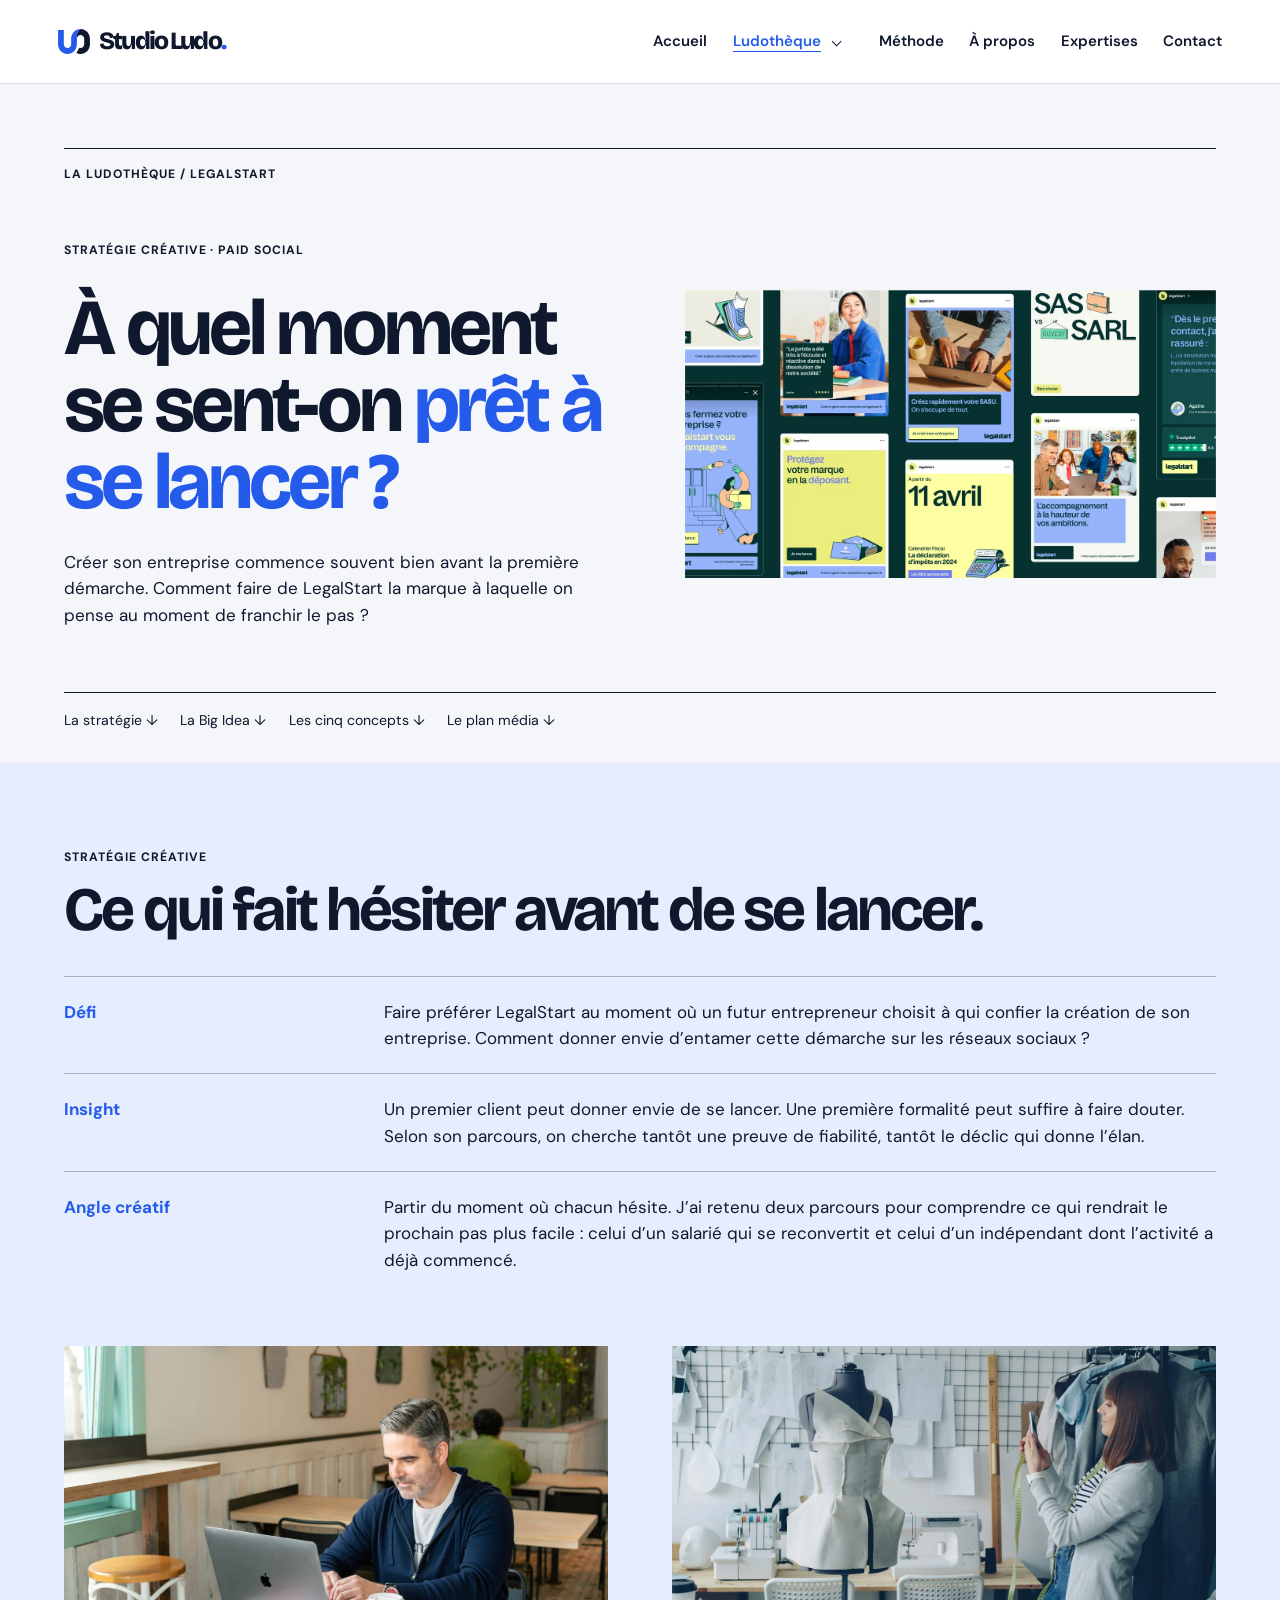
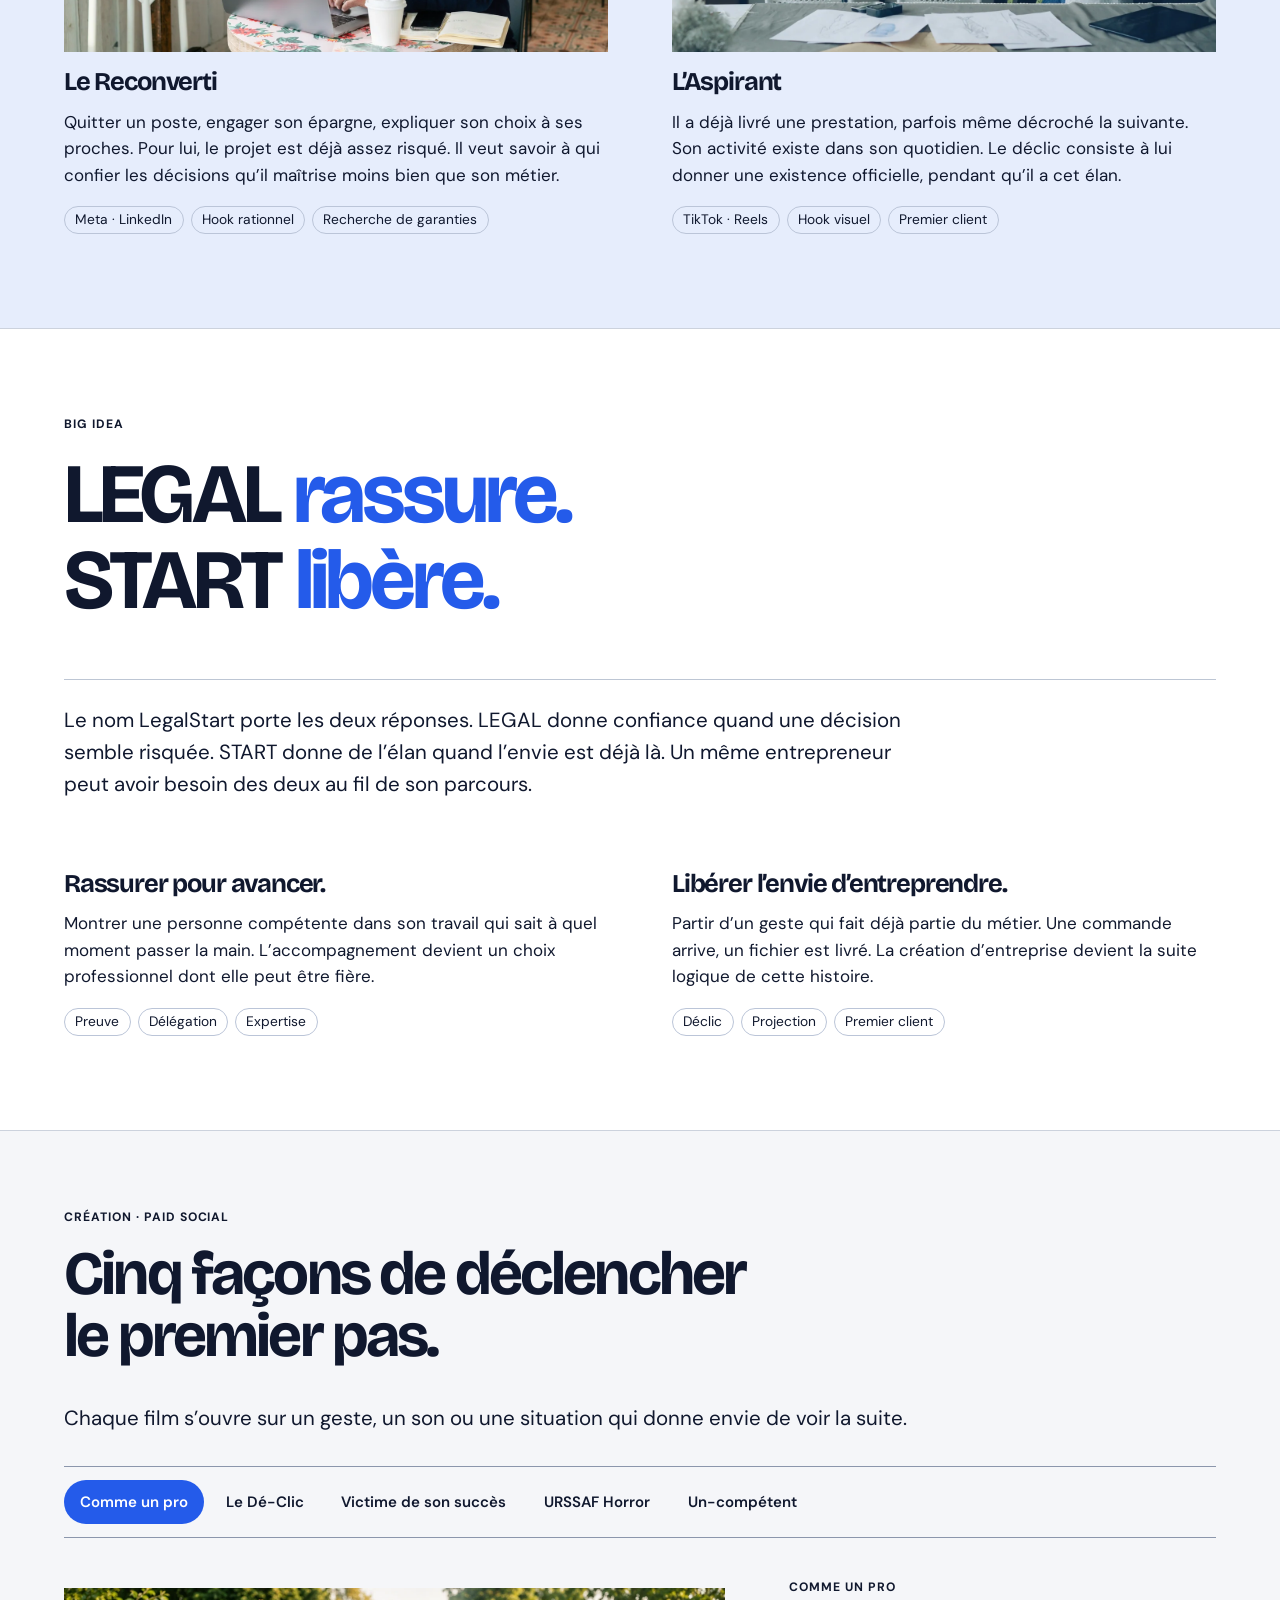
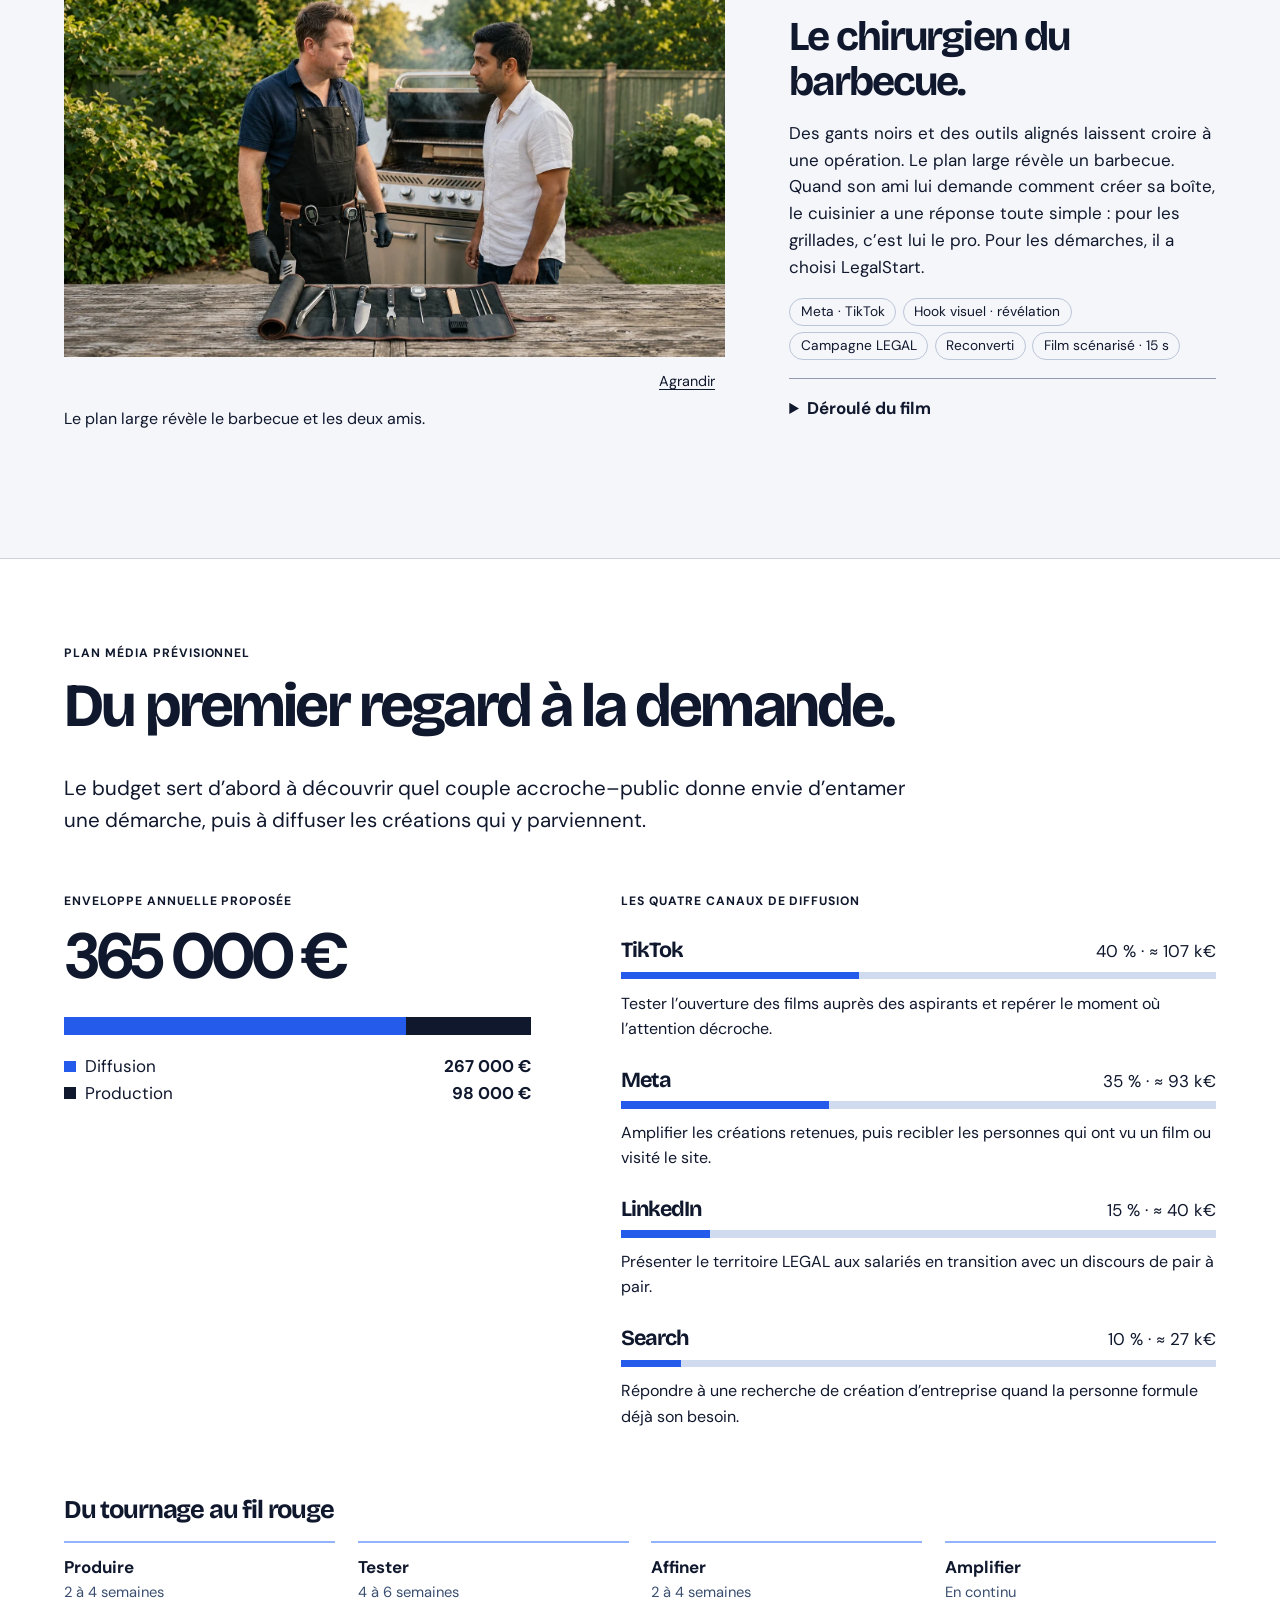
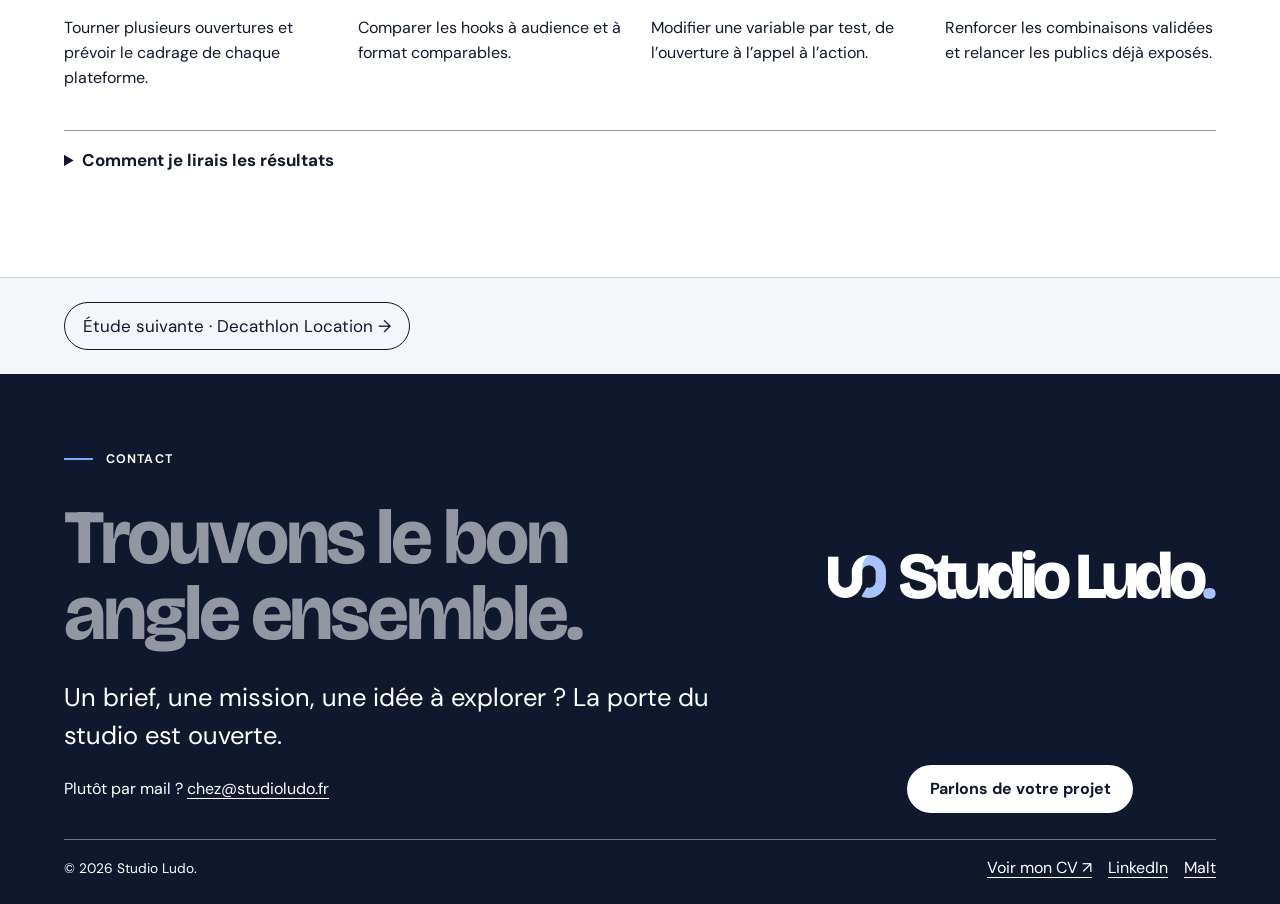
<file: legalstart.html>
<!DOCTYPE html>
<html lang="fr"><head><meta charset="utf-8"><meta name="viewport" content="width=device-width,initial-scale=1"><title>LegalStart — Stratégie créative · Paid Social | Studio Ludo</title><meta name="description" content="Cinq concepts vidéo pour aider deux profils d’entrepreneurs à franchir le même cap."><link href="https://fonts.googleapis.com/css2?family=Bricolage+Grotesque:wght@400;600;700;800&amp;family=DM+Sans:wght@400;500;600;700&amp;display=swap" rel="stylesheet"><style>*{box-sizing:border-box}html{scroll-behavior:smooth;scroll-padding-top:2rem}body{margin:0;color:#10182e;background:#f5f6f9;font:400 17px/1.57 'DM Sans',Arial,sans-serif}a{color:inherit;text-underline-offset:5px}a:focus-visible,summary:focus-visible{outline:3px solid #648bff;outline-offset:5px}.wrap{width:min(1210px,90%);margin:auto}.mast,.links,.trail,footer,.toc{display:flex;align-items:center;justify-content:space-between;gap:1.4rem;flex-wrap:wrap}.mast{min-height:75px}.brand{display:flex;align-items:center;gap:.5rem;font-size:1.4rem;font-weight:800;letter-spacing:-.06em;text-decoration:none}.brand img{width:33px}.links a,.toc a{font-size:.88rem;text-decoration:none}.links a[aria-current],.links a:hover,.toc a:hover{text-decoration:underline}.top{background:white;border-bottom:1px solid #d1d6df}.hero{background:var(--ground);color:var(--ink);padding:clamp(2rem,5vw,5rem) 0 2rem}.trail,.eyebrow,figcaption{font-size:.76rem;letter-spacing:.08em;font-weight:700}.trail,.eyebrow{text-transform:uppercase}.trail{border-top:1px solid currentColor;padding-top:1rem}.leadgrid,.pair,.spread{display:grid;grid-template-columns:1fr 1fr;gap:clamp(1.7rem,5vw,6rem);align-items:center}.leadgrid{grid-template-columns:1.05fr 1fr;margin:clamp(2rem,4vw,4rem) 0}.leadgrid img{width:100%;max-height:430px;object-fit:contain}.hero h1{margin:.35em 0;font-size:clamp(3.1rem,6.2vw,6.3rem);line-height:.97}.hero .sub{max-width:43ch}.hero strong,.hero em{color:var(--accent)}em{font-style:normal}.toc{justify-content:flex-start;border-top:1px solid currentColor;padding-top:1rem}.toc a:after{content:' ↓'}.block{padding:clamp(3rem,6vw,6rem) 0;border-bottom:1px solid #ccd2dd}.white{background:white}.dark{background:#10182e;color:white}.blue{background:#245bea;color:white}h1,h2,h3,.brand{font-family:'Bricolage Grotesque',Arial,sans-serif;letter-spacing:-.046em}h2{font-size:clamp(2.5rem,4.8vw,4.9rem);margin:.2em 0 .55em;line-height:1.02}h3{font-size:clamp(1.45rem,2vw,2.25rem);line-height:1.1;margin:.4em 0}p{max-width:69ch;margin:.7em 0}.intro{font-size:clamp(1.12rem,1.6vw,1.4rem);max-width:61ch}.pair{align-items:start}.pair article,.spread{margin-top:1.7rem}.pair img,.spread img,.wide img{width:100%;height:auto;display:block}.spread{padding:2rem 0;border-top:1px solid #aab4c6;grid-template-columns:1.25fr 1fr}.wide{margin:2rem 0 0}.wide img{max-height:72vh;object-fit:contain}.cardimg{background:#e6e9ed}figure{margin:0}figcaption{letter-spacing:0;font-weight:500;padding-top:.55rem}details{margin:.7rem 0;border-top:1px solid #929bb0}summary{padding:1rem 0;cursor:pointer;font-weight:700}details p{margin:0 0 1rem}.steps{list-style:none;padding:0;counter-reset:stage}.steps li{counter-increment:stage;display:grid;grid-template-columns:3rem 9rem 1fr;gap:1rem;padding:1rem 0;border-top:1px solid #aab4c6}.steps li:before{content:counter(stage,decimal-leading-zero);font-weight:bold;color:#245bea}.steps p{margin:0}.metrics{font-size:clamp(2.6rem,5vw,5rem);letter-spacing:-.06em;font-weight:700;line-height:1.04}.profile{display:grid;grid-template-columns:.9fr 1.1fr;gap:2rem;align-items:center}.profile img{max-height:24rem;object-fit:contain;width:100%}.switch{display:flex;gap:.5rem;flex-wrap:wrap;margin:1.5rem 0}.switch button{border:1px solid #9099ac;background:transparent;color:inherit;padding:.65rem 1rem;font:inherit;border-radius:2rem;cursor:pointer}.switch button[aria-pressed=true]{background:#10182e;color:white}.skip{position:absolute;left:-100vw}.skip:focus{left:1rem;background:white;padding:1rem;z-index:5}footer{padding:2rem 0}footer a{font-weight:650}[hidden]{display:none!important}@media(max-width:720px){.leadgrid,.spread,.pair,.profile{grid-template-columns:1fr;gap:1rem}.mast{padding:1rem 0;gap:.6rem}.links{gap:.8rem}.trail{align-items:start}.steps li{grid-template-columns:2rem 1fr}.steps p{grid-column:2}.wrap{width:90%}.toc{gap:.9rem}.leadgrid img{max-height:310px}.spread{margin-top:.8rem}.block{padding:3rem 0}}@media(prefers-reduced-motion:reduce){html{scroll-behavior:auto}}
</style><link rel="stylesheet" href="exhibits.css"><link rel="stylesheet" href="legalstart.css"><link rel="icon" href="[data-uri]" type="image/svg+xml"><link rel="stylesheet" href="./footer.css"><style>
#publics{background:#e6edfc}
#concepts{background:#f5f6f9}
main .hero h1 em{color:#245bea}
#media{background:white;color:#10182e}
#media .ls-split{background:linear-gradient(to right,#245bea 0 73.15%,#10182e 73.15% 100%)}
#media .ls-legend dt::before,#media .ls-meter i{background:#245bea}
#media .ls-legend div+div dt::before{background:#10182e}
#media .ls-meter{background:#d1dbef}
#media .ls-phases span{color:#394e70}
</style></head><body style="--ground:#f5f6f9;--ink:#10182e;--accent:#245bea"><a class="skip" href="#main">Aller au contenu</a><header class="top"><div class="wrap mast"><a class="brand" href="index.html"><img alt="" src="[data-uri]">Studio Ludo.</a><nav class="links" aria-label="Études de cas"><a href="ludotheque.html">Ludothèque</a><a href="legalstart.html" aria-current="page">LegalStart</a><a href="decathlon-location.html">Decathlon Location</a><a href="airbnb-adventure.html">Airbnb Adventure</a></nav></div></header><script src="./header.js"></script><main id="main"><header class="hero"><div class="wrap"><div class="trail"><span>La Ludothèque / LegalStart</span></div><div class="leadgrid"><div><span class="eyebrow">Stratégie créative · Paid Social</span><h1>À quel moment se sent-on <em>prêt à se lancer ?</em></h1><p class="sub">Créer son entreprise commence souvent bien avant la première démarche. Comment faire de LegalStart la marque à laquelle on pense au moment de franchir le pas&nbsp;?</p></div><figure><img decoding="async" src="images/2.webp" alt="Exemples de publications social media de LegalStart, entre illustrations et portraits d’entrepreneurs."></figure></div><nav class="toc" aria-label="Dans cette étude"><a href="#publics">La stratégie</a><a href="#idee">La Big Idea</a><a href="#concepts">Les cinq concepts</a><a href="#media">Le plan média</a></nav></div></header><section id="publics" class="block white"><div class="wrap"><p class="eyebrow">Stratégie créative</p><h2>Ce qui fait hésiter avant de se lancer.</h2><dl class="case-strategy">
<div><dt>Défi</dt><dd>Faire préférer LegalStart au moment où un futur entrepreneur choisit à qui confier la création de son entreprise. Comment donner envie d’entamer cette démarche sur les réseaux sociaux ?</dd></div>
<div><dt>Insight</dt><dd>Un premier client peut donner envie de se lancer. Une première formalité peut suffire à faire douter. Selon son parcours, on cherche tantôt une preuve de fiabilité, tantôt le déclic qui donne l’élan.</dd></div>
<div><dt>Angle créatif</dt><dd>Partir du moment où chacun hésite. J’ai retenu deux parcours pour comprendre ce qui rendrait le prochain pas plus facile : celui d’un salarié qui se reconvertit et celui d’un indépendant dont l’activité a déjà commencé.</dd></div>
</dl><div class="pair ls-personas"><article><img class="ls-persona-photo" src="images/reconverti.webp" alt="Un homme travaille sur son ordinateur portable." decoding="async" loading="lazy"><h3>Le Reconverti</h3><p>Quitter un poste, engager son épargne, expliquer son choix à ses proches. Pour lui, le projet est déjà assez risqué. Il veut savoir à qui confier les décisions qu’il maîtrise moins bien que son métier.</p><ul class="ls-tags" aria-label="Repères"><li>Meta · LinkedIn</li><li>Hook rationnel</li><li>Recherche de garanties</li></ul></article><article><img class="ls-persona-photo" src="images/aspirant.webp" alt="Une styliste observe un vêtement dans son atelier." decoding="async" loading="lazy"><h3>L’Aspirant</h3><p>Il a déjà livré une prestation, parfois même décroché la suivante. Son activité existe dans son quotidien. Le déclic consiste à lui donner une existence officielle, pendant qu’il a cet élan.</p><ul class="ls-tags" aria-label="Repères"><li>TikTok · Reels</li><li>Hook visuel</li><li>Premier client</li></ul></article></div></div></section><section class="block white" id="idee"><div class="wrap"><div class="ls-idea"><p class="eyebrow">Big Idea</p><h2>LEGAL <em>rassure.</em><br>START <em>libère.</em></h2></div><p class="intro ls-platform">Le nom LegalStart porte les deux réponses. LEGAL donne confiance quand une décision semble risquée. START donne de l’élan quand l’envie est déjà là. Un même entrepreneur peut avoir besoin des deux au fil de son parcours.</p><div class="pair"><article><h3>Rassurer pour avancer.</h3><p>Montrer une personne compétente dans son travail qui sait à quel moment passer la main. L’accompagnement devient un choix professionnel dont elle peut être fière.</p><ul class="ls-tags" aria-label="Repères"><li>Preuve</li><li>Délégation</li><li>Expertise</li></ul></article><article><h3>Libérer l’envie d’entreprendre.</h3><p>Partir d’un geste qui fait déjà partie du métier. Une commande arrive, un fichier est livré. La création d’entreprise devient la suite logique de cette histoire.</p><ul class="ls-tags" aria-label="Repères"><li>Déclic</li><li>Projection</li><li>Premier client</li></ul></article></div></div></section><section id="concepts" class="block white"><div class="wrap"><section class="exhibit" data-mode="tabs"><p class="eyebrow">Création · Paid Social</p><h2>Cinq façons de déclencher le premier pas.</h2><p class="intro">Chaque film s’ouvre sur un geste, un son ou une situation qui donne envie de voir la suite.</p><div class="controlbar"></div><article class="plate" data-name="Comme un pro"><div class="frames"><img loading="lazy" decoding="async" src="images/grill.webp" alt="Deux amis devant le barbecue" data-caption="Le plan large révèle le barbecue et les deux amis."></div><div class="platecopy"><p class="eyebrow">Comme un pro</p><h3>Le chirurgien du barbecue.</h3><p>Des gants noirs et des outils alignés laissent croire à une opération. Le plan large révèle un barbecue. Quand son ami lui demande comment créer sa boîte, le cuisinier a une réponse toute simple : pour les grillades, c’est lui le pro. Pour les démarches, il a choisi LegalStart.</p><ul class="ls-tags" aria-label="Repères"><li>Meta · TikTok</li><li>Hook visuel · révélation</li><li>Campagne LEGAL</li><li>Reconverti</li><li>Film scénarisé · 15 s</li></ul><details><summary>Déroulé du film</summary><dl class="ls-beats"><dt>Ouverture</dt><dd>Le son des outils et le gros plan sur les mains entretiennent la fausse piste.</dd><dt>Révélation</dt><dd>Le plan large révèle le jardin. Les instruments étaient des pinces à barbecue.</dd><dt>Chute</dt><dd>À la question de son ami sur la création d’entreprise, le cuisinier recommande de confier les démarches à LegalStart.</dd></dl></details></div></article><article class="plate" data-name="Le Dé-Clic"><div class="frames" data-autoplay=""><img loading="lazy" decoding="async" src="images/clic.webp" alt="Un graphiste exporte son travail" data-caption="Le graphiste valide l’export. Ce premier clic donne le rythme du montage."><img loading="lazy" decoding="async" src="images/6.webp" alt="Le Dé-Clic, visuel 2" data-caption="Dernier écran. Le même geste ouvre une démarche de création sur LegalStart."></div><div class="platecopy"><p class="eyebrow">Le Dé-Clic</p><h3>Du clic métier au clic qui engage.</h3><p>Derrière un écran, un graphiste clique sur « Exporter ». À chaque clic, même bureau, autre métier. Le rythme s’emballe puis s’arrête sur le site de LegalStart. Cette fois, le bouton « Créer mon entreprise » donne un statut à l’activité qu’on vient de voir.</p><ul class="ls-tags" aria-label="Repères"><li>TikTok · Reels</li><li>Hook visuel · rupture</li><li>Campagne START</li><li>Aspirant</li><li>Vidéo verticale · 15 s</li></ul><details><summary>Déroulé du film</summary><dl class="ls-beats"><dt>0–3 s</dt><dd>Une main sur la souris. Le premier clic termine une tâche familière.</dd><dt>3–12 s</dt><dd>Au même bureau, un graphiste laisse place à un rédacteur, puis à un développeur. Le montage se resserre à chaque clic.</dd><dt>12–15 s</dt><dd>Le curseur marque une pause. Cette fois, il lance la création de l’entreprise qui rend tous ces métiers possibles.</dd></dl></details></div></article><article class="plate" data-name="Victime de son succès"><div class="frames"><img loading="lazy" decoding="async" src="images/7.webp" alt="Un créateur face caméra à son bureau" data-caption="Un témoignage au bureau, à hauteur de visage, pour donner le ton de la confidence."></div><div class="platecopy"><p class="eyebrow">Victime de son succès</p><h3>Quand la première facture se fait attendre.</h3><p>Face caméra, un indépendant confie que son activité marche presque trop bien. Les commandes arrivent, son premier client attend sa facture et sa structure reste à créer. Son témoignage s’achève sur la démarche qu’il aurait aimé engager plus tôt avec LegalStart.</p><ul class="ls-tags" aria-label="Repères"><li>TikTok · Meta</li><li>Hook psychologique · paradoxe</li><li>Campagne START puis LEGAL</li><li>Aspirant · Reconverti</li><li>Face caméra · 20 s</li></ul><details><summary>Déroulé du film</summary><dl class="ls-beats"><dt>Ouverture</dt><dd>L’annonce d’un problème contraste avec les demandes clients qui s’accumulent.</dd><dt>Tension</dt><dd>Il sait réaliser la prestation. C’est au moment de la facturer qu’il découvre ce qui manque à son organisation.</dd><dt>Résolution</dt><dd>Le personnage revient sur le premier pas qu’il aurait aimé franchir plus tôt et oriente vers la création de sa structure.</dd></dl></details></div></article><article class="plate" data-name="URSSAF Horror"><div class="frames" data-autoplay=""><img loading="lazy" decoding="async" src="images/8.webp" alt="Téléphone éclairé dans une pièce sombre" data-caption="Le téléphone s’allume. La menace est d’abord suggérée par le son."><img loading="lazy" decoding="async" src="images/9.webp" alt="Storyboard URSSAF Horror, scène 2 : panique administrative" data-caption="L’entrepreneure décroche. Le traitement en clair-obscur amplifie sa réaction."><img loading="lazy" decoding="async" src="images/10.webp" alt="Storyboard URSSAF Horror, scène 3 : résolution avec LegalStart" data-caption="Une autre voix au téléphone et une lumière plus chaude marquent la sortie du thriller."></div><div class="platecopy"><p class="eyebrow">URSSAF Horror</p><h3>Une sonnerie suffit.</h3><p>Un téléphone sonne dans la pénombre. « URSSAF » s’affiche à l’écran. Le son se déforme, la lumière bleuit, l’entrepreneure panique. Lorsqu’elle appelle LegalStart, une voix calme lui explique la démarche. La scène d’horreur redevient un coup de fil ordinaire.</p><ul class="ls-tags" aria-label="Repères"><li>TikTok · Reels</li><li>Hook sonore · suspense</li><li>Campagne LEGAL</li><li>Aspirant · Reconverti</li><li>Film court · 15 s</li></ul><details><summary>Déroulé du film</summary><dl class="ls-beats"><dt>0–4 s</dt><dd>Une sonnerie tranche le silence. Gros plan sur le nom de l’appelant.</dd><dt>4–8 s</dt><dd>Lumière froide, voix déformée. Le montage adopte le point de vue inquiet de l’entrepreneure.</dd><dt>8–15 s</dt><dd>Elle demande de l’aide. Une voix posée et une lumière chaude accompagnent le retour au calme.</dd></dl></details></div></article><article class="plate" data-name="Un-compétent"><div class="frames" data-autoplay=""><img loading="lazy" decoding="async" src="images/13.webp" alt="Un bricoleur dans une pièce en chantier" data-caption="Le bricolage tourne mal. L’image installe le gag avant toute explication."><img loading="lazy" decoding="async" src="images/12.webp" alt="Un-compétent, visuel 2" data-caption="Retour au bureau. Retrouver son domaine de compétence change immédiatement la posture."></div><div class="platecopy"><p class="eyebrow">Un-compétent</p><h3>Le jour où l’on fait appel à un pro.</h3><p>Une étagère tombe, la peinture éclabousse la pièce. Puis on retrouve les bricoleurs du dimanche au travail, parfaitement à l’aise dans leur métier. L’humour prépare la chute : eux aussi peuvent confier la création de leur boîte à quelqu’un dont c’est le métier.</p><ul class="ls-tags" aria-label="Repères"><li>Meta · LinkedIn</li><li>Hook visuel · humour</li><li>Campagne LEGAL</li><li>Aspirant · Reconverti</li><li>Vidéo · 20 s + carrousel</li></ul><details><summary>Déroulé du film</summary><dl class="ls-beats"><dt>Ouverture</dt><dd>Des travaux improvisés donnent un résultat spectaculaire. Le gag se comprend même sans le son.</dd><dt>Contrechamp</dt><dd>Retour au travail. Sur son propre terrain, la personne maladroite du plan précédent retrouve toute son assurance.</dd><dt>Déclinaison</dt><dd>Le carrousel répartit le gag, la reconnaissance de son expertise et le recours à un spécialiste sur trois cartes.</dd></dl></details></div></article></section></div></section><section id="media" class="block white"><div class="wrap"><p class="eyebrow">Plan média prévisionnel</p><h2>Du premier regard à la demande.</h2><p class="intro">Le budget sert d’abord à découvrir quel couple accroche–public donne envie d’entamer une démarche, puis à diffuser les créations qui y parviennent.</p><div class="ls-budget"><div><p class="eyebrow">Enveloppe annuelle proposée</p><p class="metrics">365 000 €</p><div class="ls-split" aria-hidden="true"></div><dl class="ls-legend"><div><dt>Diffusion</dt><dd>267 000 €</dd></div><div><dt>Production</dt><dd>98 000 €</dd></div></dl></div><div><p class="eyebrow">Les quatre canaux de diffusion</p><div class="ls-channel"><div class="ls-channel-title"><h3>TikTok</h3><span>40 % · ≈ 107 k€</span></div><div class="ls-meter" aria-hidden="true"><i style="width:40%"></i></div><p>Tester l’ouverture des films auprès des aspirants et repérer le moment où l’attention décroche.</p></div><div class="ls-channel"><div class="ls-channel-title"><h3>Meta</h3><span>35 % · ≈ 93 k€</span></div><div class="ls-meter" aria-hidden="true"><i style="width:35%"></i></div><p>Amplifier les créations retenues, puis recibler les personnes qui ont vu un film ou visité le site.</p></div><div class="ls-channel"><div class="ls-channel-title"><h3>LinkedIn</h3><span>15 % · ≈ 40 k€</span></div><div class="ls-meter" aria-hidden="true"><i style="width:15%"></i></div><p>Présenter le territoire LEGAL aux salariés en transition avec un discours de pair à pair.</p></div><div class="ls-channel"><div class="ls-channel-title"><h3>Search</h3><span>10 % · ≈ 27 k€</span></div><div class="ls-meter" aria-hidden="true"><i style="width:10%"></i></div><p>Répondre à une recherche de création d’entreprise quand la personne formule déjà son besoin.</p></div></div></div><h3>Du tournage au fil rouge</h3><ol class="ls-phases"><li><strong>Produire</strong><span>2 à 4 semaines</span><p>Tourner plusieurs ouvertures et prévoir le cadrage de chaque plateforme.</p></li><li><strong>Tester</strong><span>4 à 6 semaines</span><p>Comparer les hooks à audience et à format comparables.</p></li><li><strong>Affiner</strong><span>2 à 4 semaines</span><p>Modifier une variable par test, de l’ouverture à l’appel à l’action.</p></li><li><strong>Amplifier</strong><span>En continu</span><p>Renforcer les combinaisons validées et relancer les publics déjà exposés.</p></li></ol><details><summary>Comment je lirais les résultats</summary><p>Si les premières secondes perdent le public, je retravaille le hook. Si la vidéo est vue mais peu cliquée, je teste la promesse ou le CTA. Si les clics arrivent sans demande qualifiée, j’examine la page d’arrivée avant d’augmenter la diffusion.</p><p>Le suivi rapproche la rétention en ouverture, le taux de clic et le coût par prospect. Ces indicateurs guideraient les décisions d’investissement de cette campagne conceptuelle.</p></details></div></section></main><p class="slf-return"><a class="slf-secondary" href="decathlon-location.html">Étude suivante · Decathlon Location →</a></p><div id="studio-footer"></div><script src="exhibits.js"></script><script src="./footer.js" defer></script></body></html>
</file>
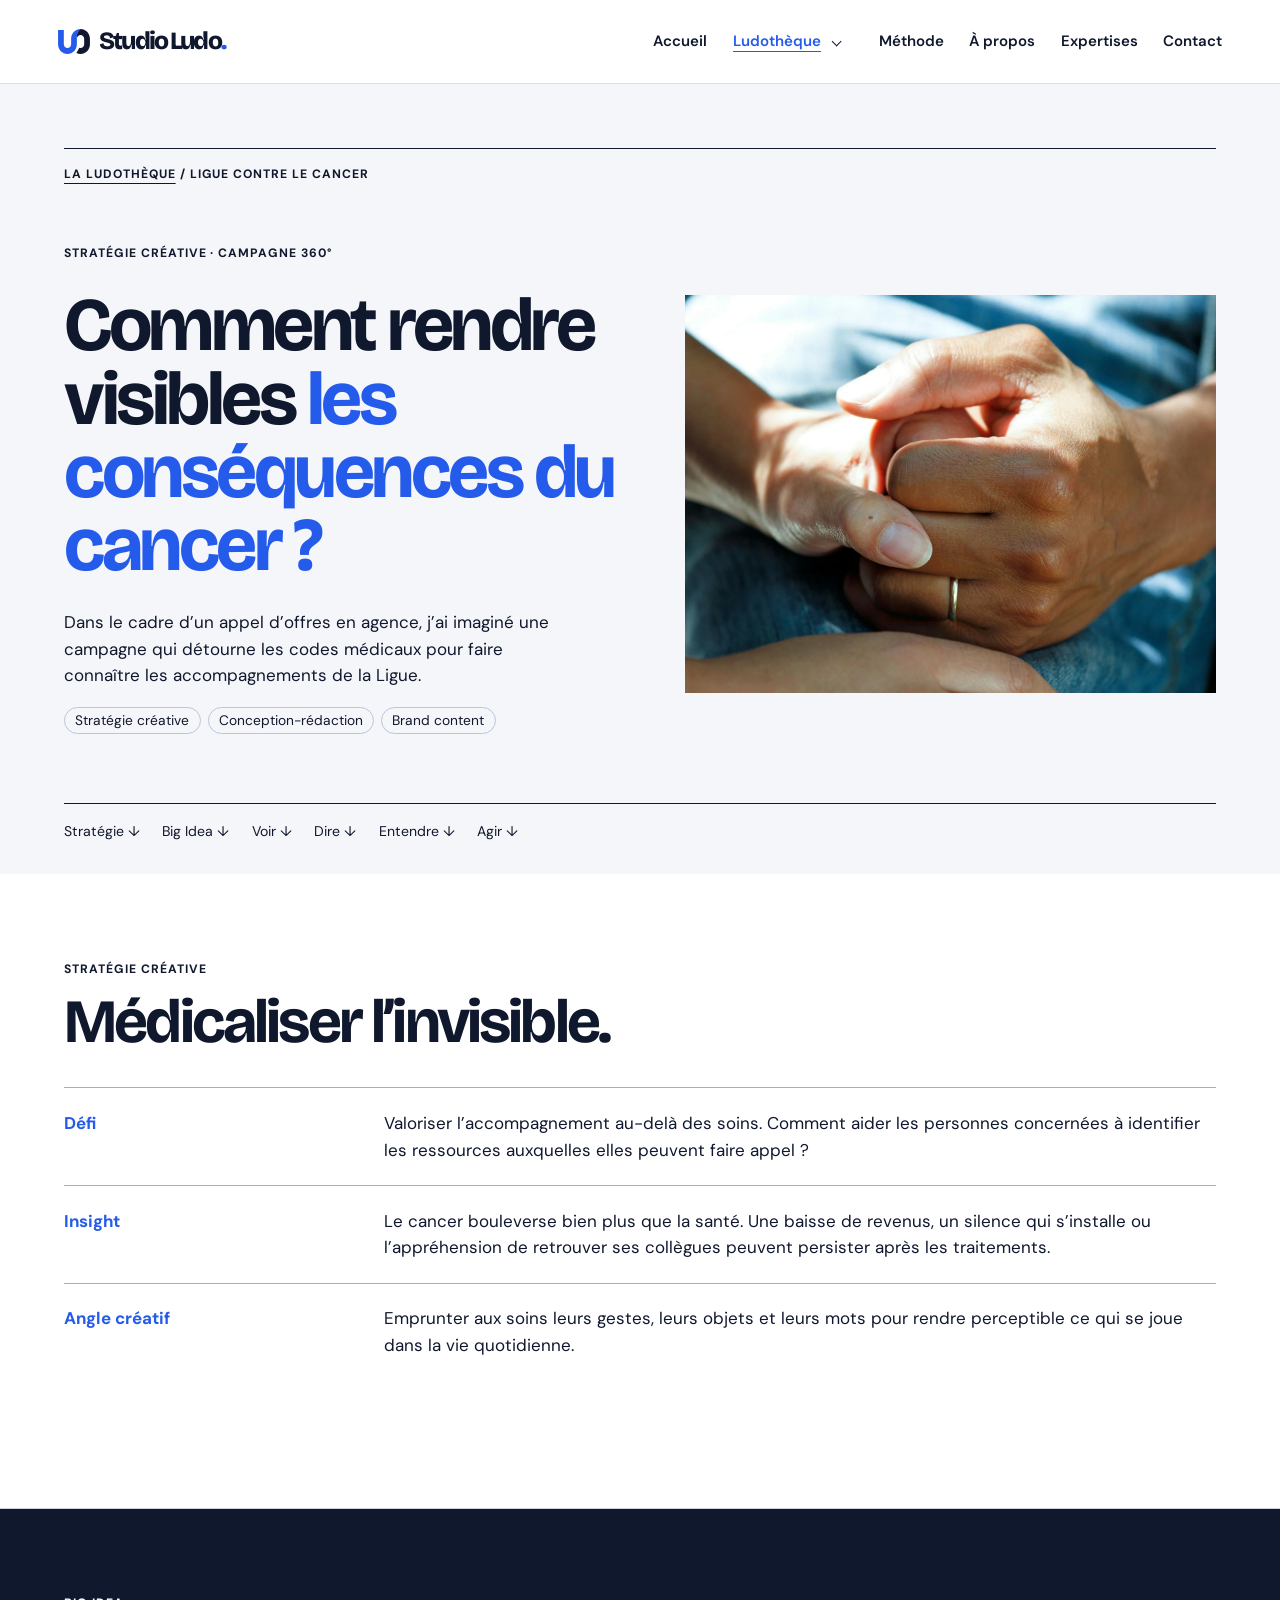
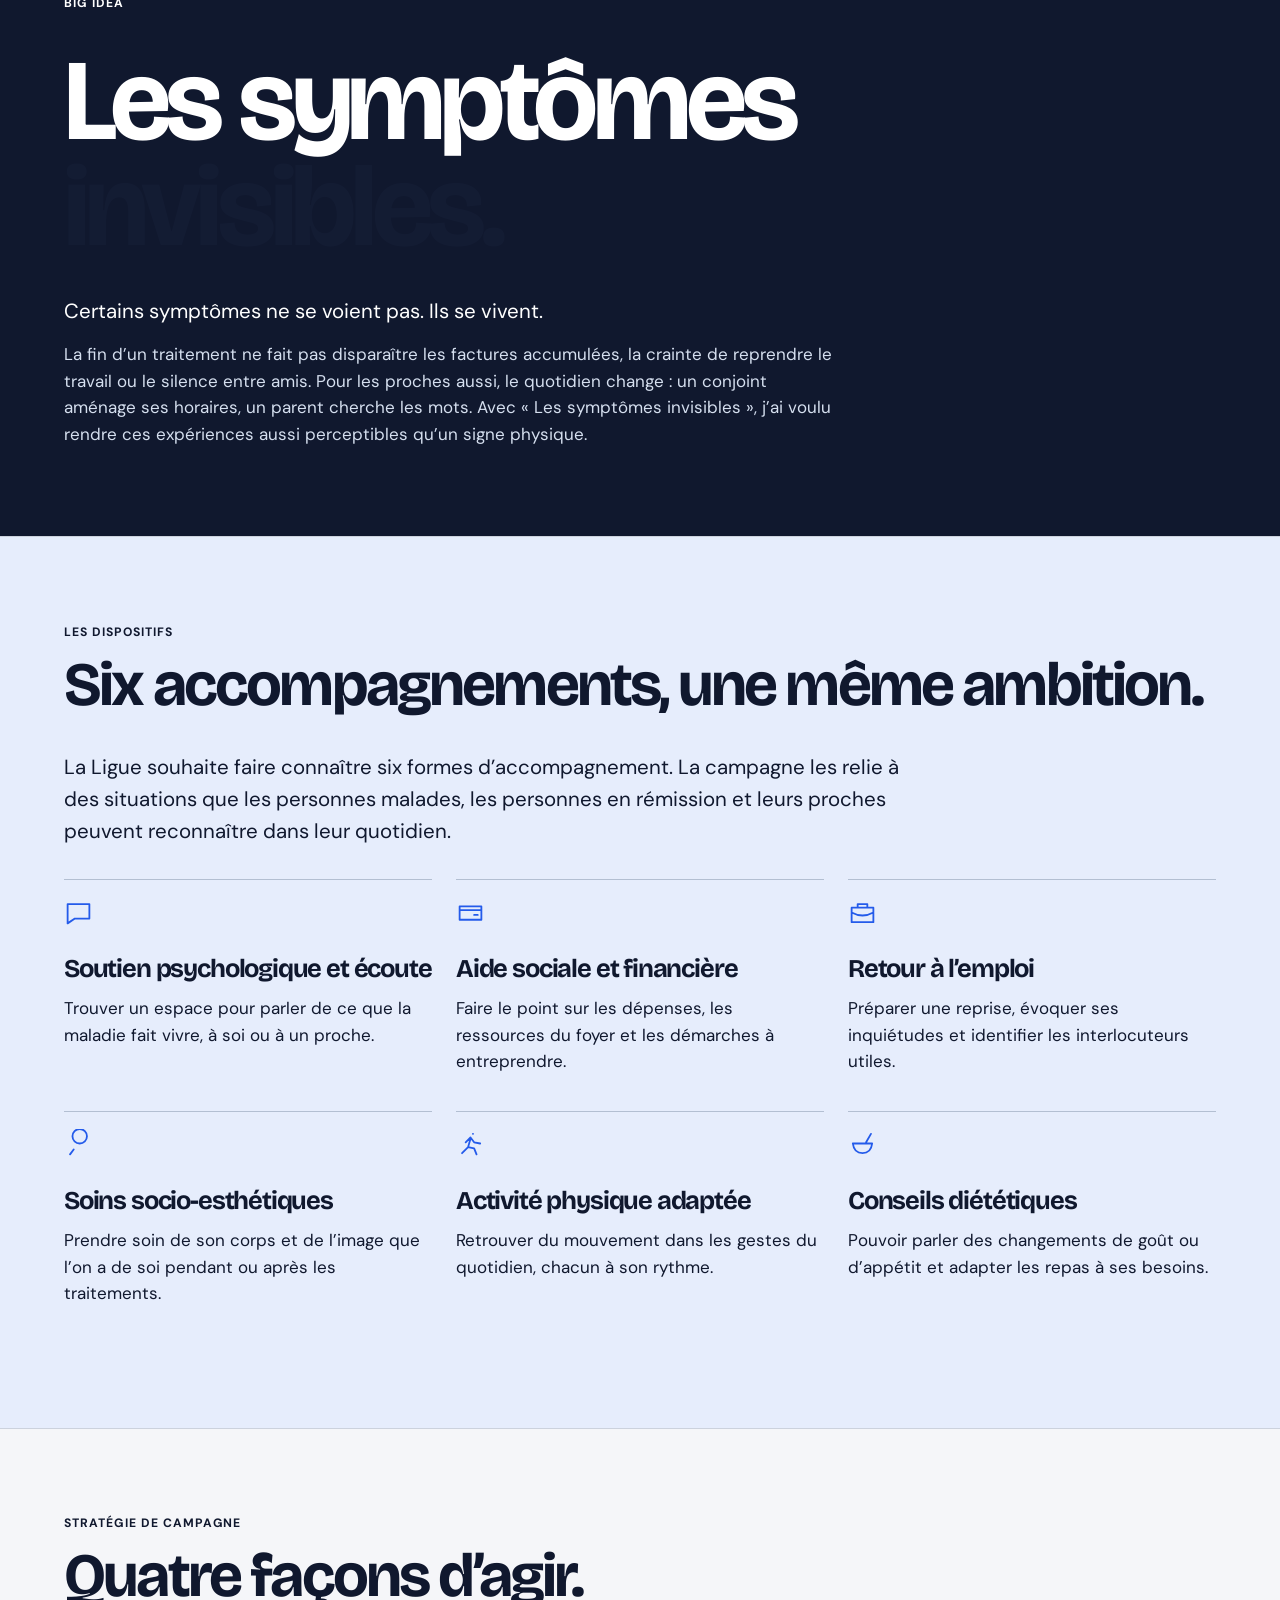
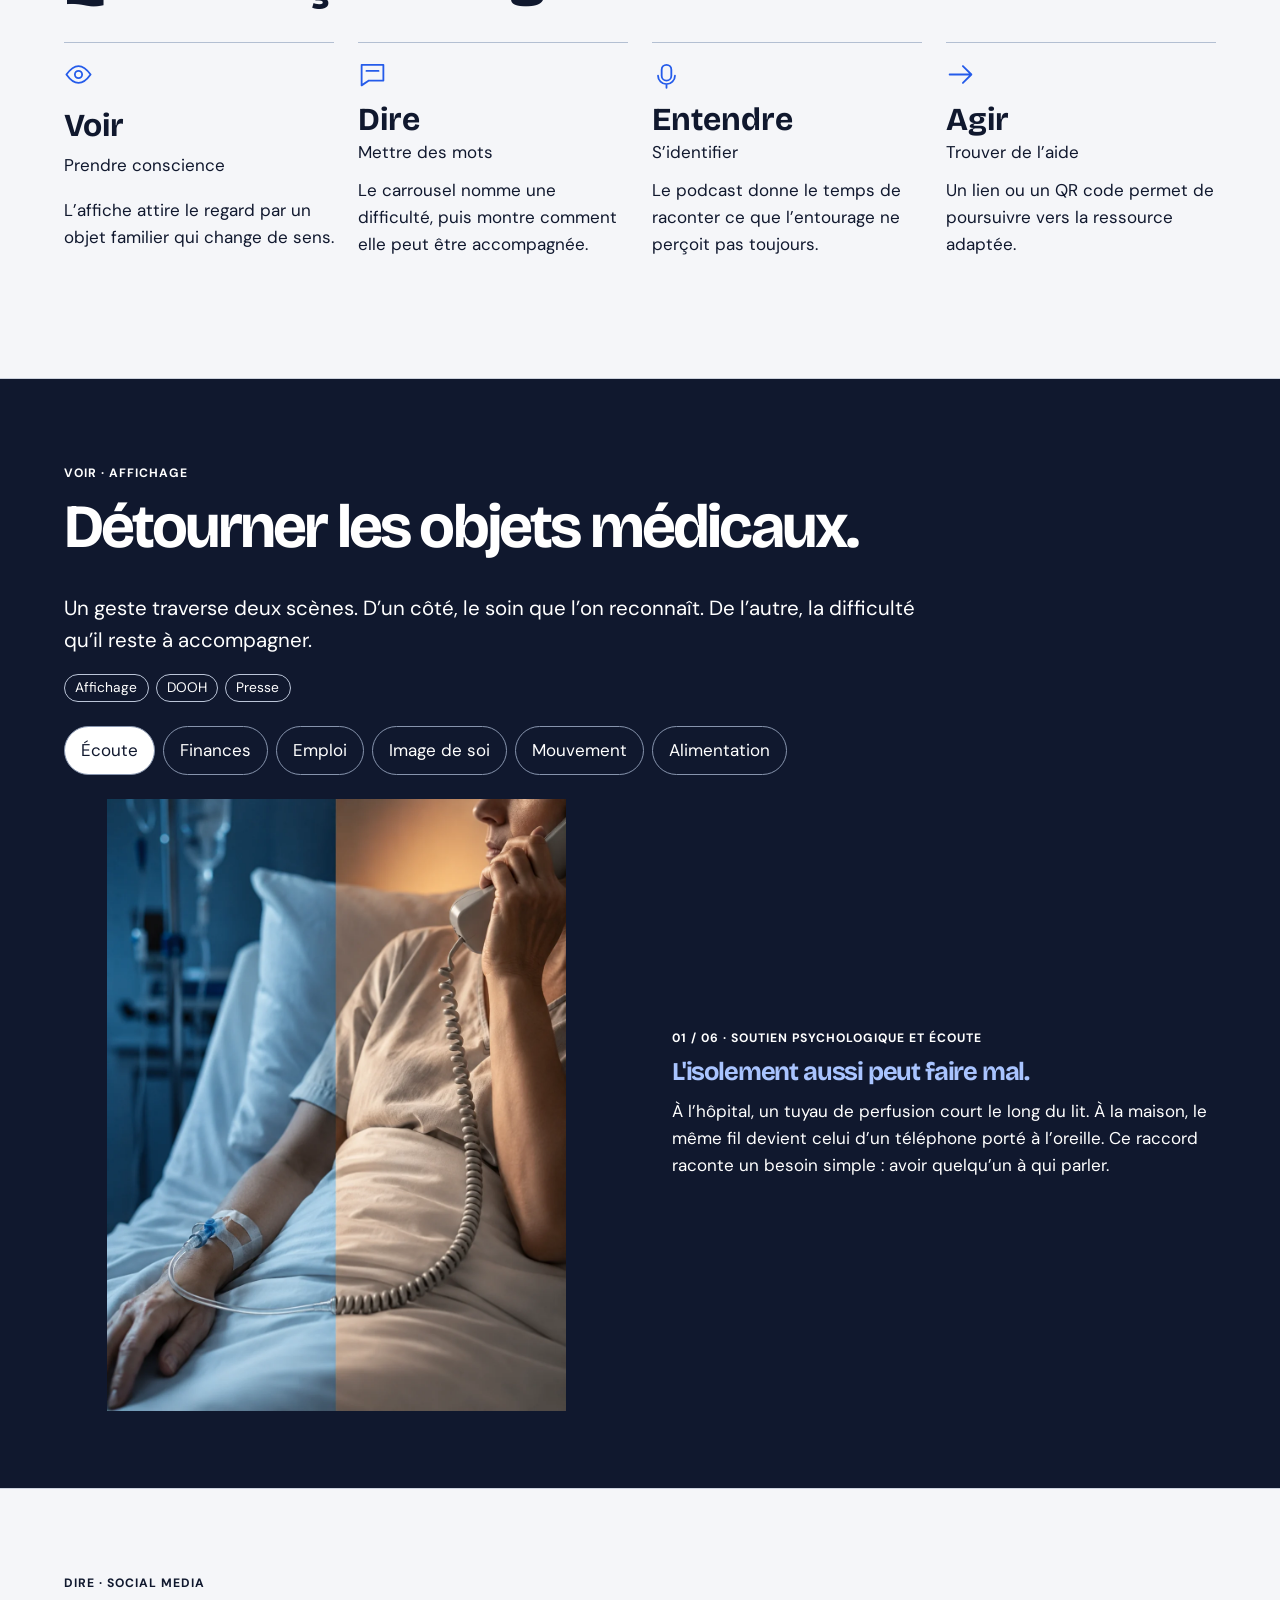
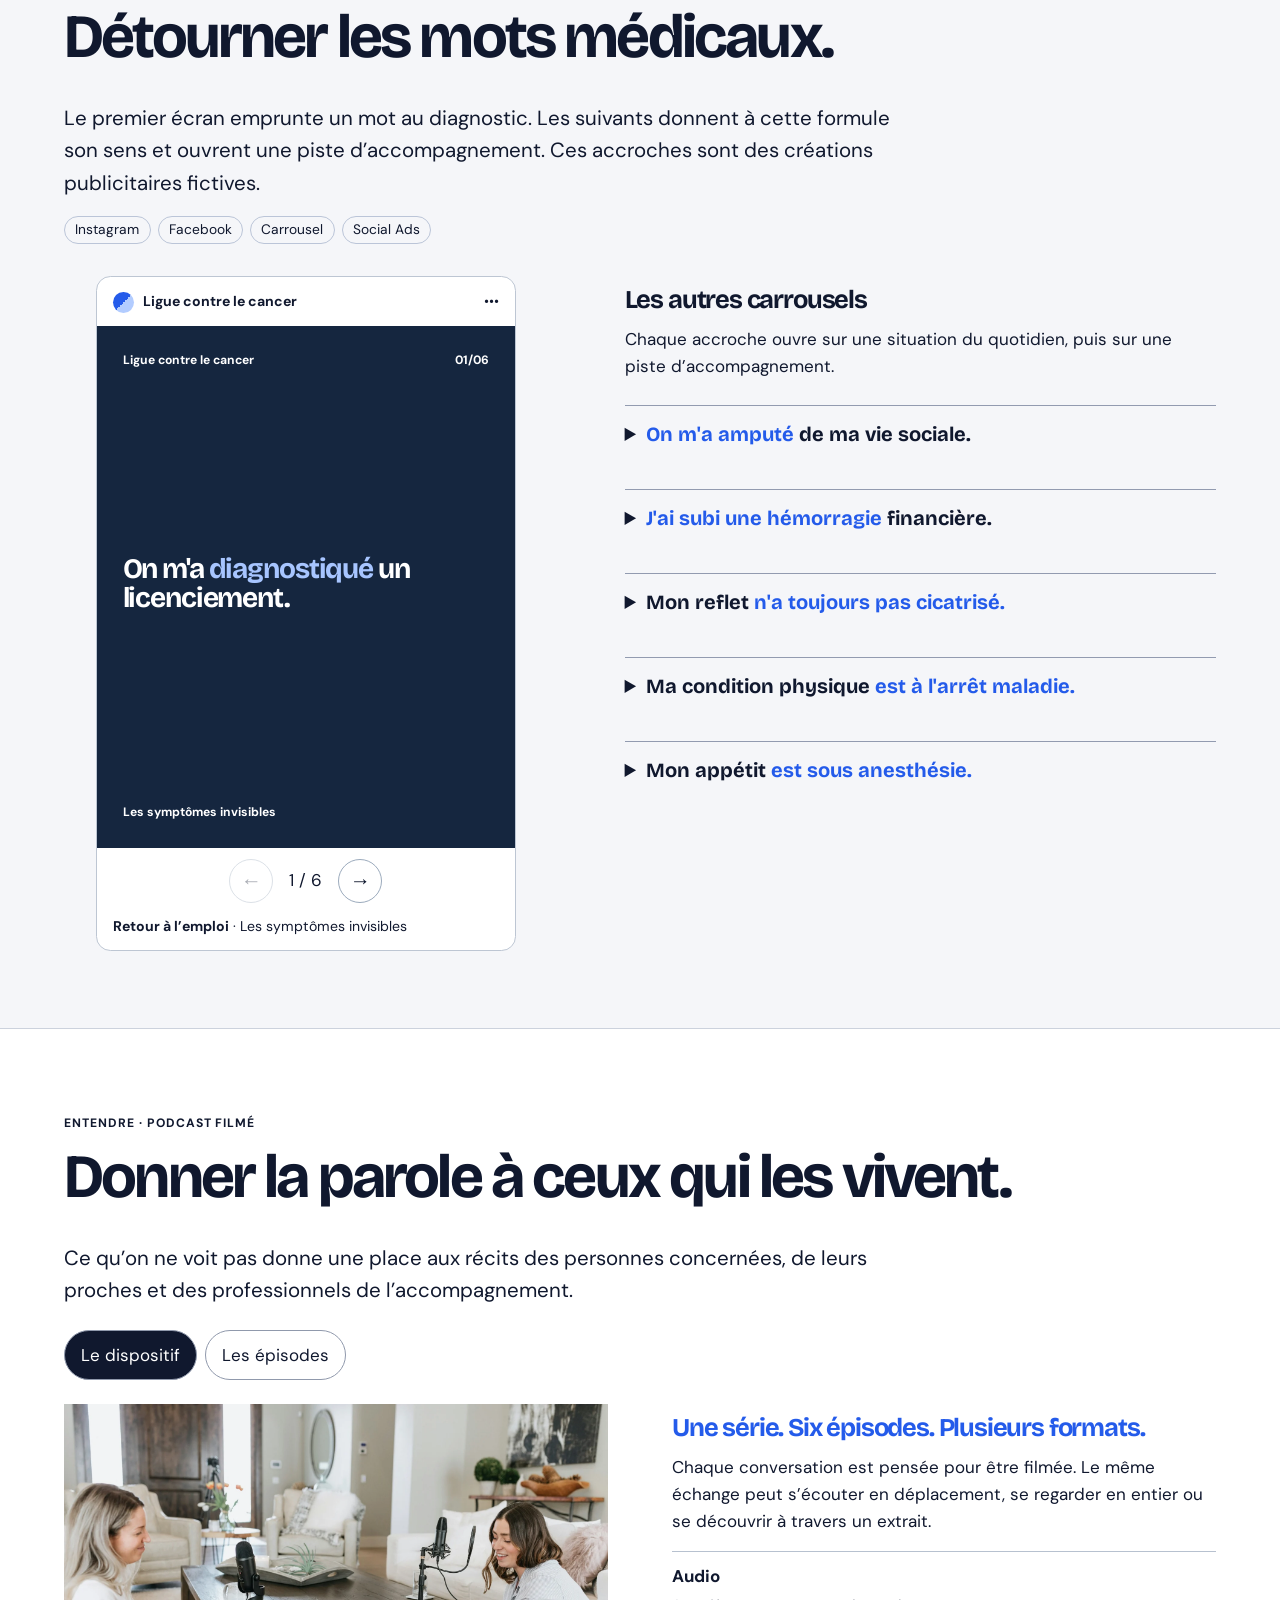
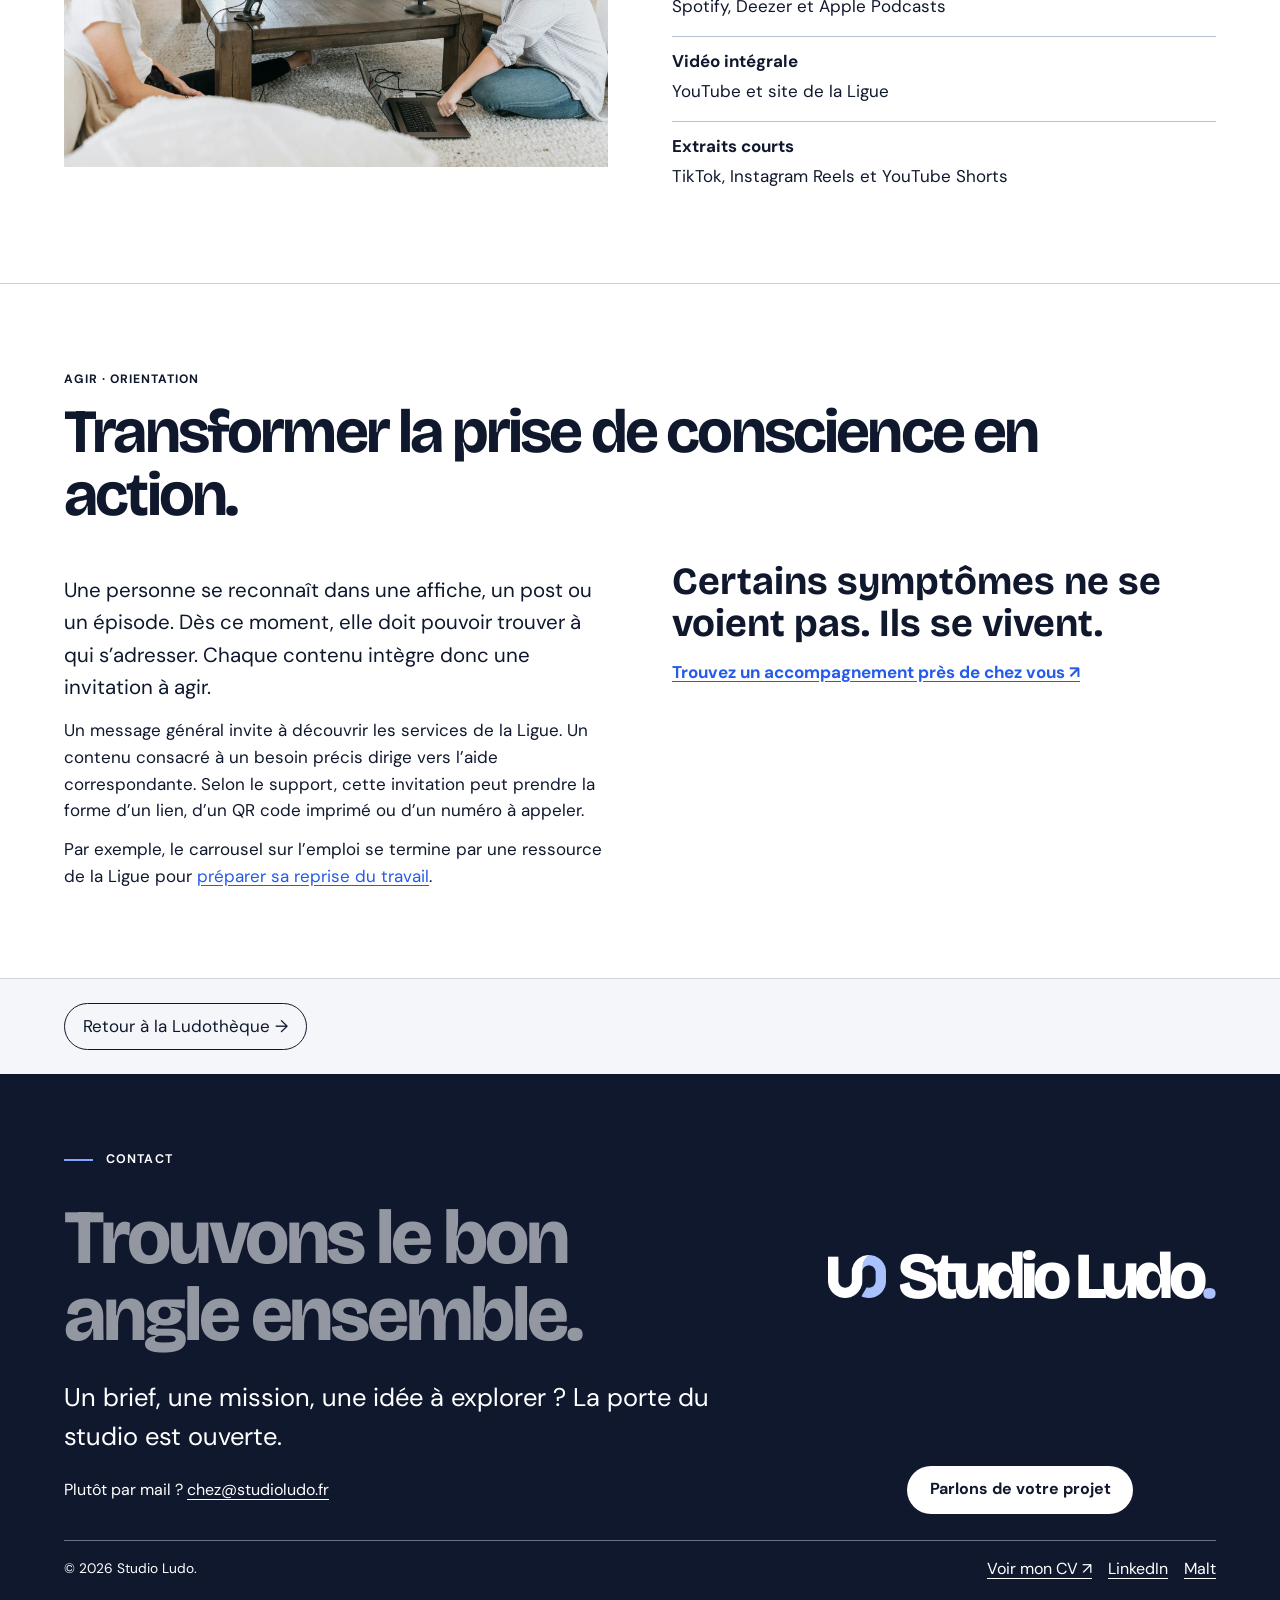
<file: ligue-contre-le-cancer.html>
<!DOCTYPE html>
<html lang="fr"><head><meta charset="utf-8"><meta name="viewport" content="width=device-width,initial-scale=1"><title>Ligue contre le cancer · Les symptômes invisibles | Studio Ludo</title><meta name="description" content="Les symptômes invisibles, une proposition de campagne de sensibilisation imaginée en agence pour la Ligue contre le cancer."><link href="https://fonts.googleapis.com/css2?family=Bricolage+Grotesque:wght@400;600;700;800&amp;family=DM+Sans:wght@400;500;600;700&amp;display=swap" rel="stylesheet"><style>*{box-sizing:border-box}html{scroll-behavior:smooth;scroll-padding-top:2rem}body{margin:0;color:#10182e;background:#f5f6f9;font:400 17px/1.57 'DM Sans',Arial,sans-serif}a{color:inherit;text-underline-offset:5px}a:focus-visible,summary:focus-visible{outline:3px solid #648bff;outline-offset:5px}.wrap{width:min(1210px,90%);margin:auto}.mast,.links,.trail,footer,.toc{display:flex;align-items:center;justify-content:space-between;gap:1.4rem;flex-wrap:wrap}.mast{min-height:75px}.brand{display:flex;align-items:center;gap:.5rem;font-size:1.4rem;font-weight:800;letter-spacing:-.06em;text-decoration:none}.brand img{width:33px}.links a,.toc a{font-size:.88rem;text-decoration:none}.links a[aria-current],.links a:hover,.toc a:hover{text-decoration:underline}.top{background:white;border-bottom:1px solid #d1d6df}.hero{background:var(--ground);color:var(--ink);padding:clamp(2rem,5vw,5rem) 0 2rem}.trail,.eyebrow,figcaption{font-size:.76rem;letter-spacing:.08em;font-weight:700}.trail,.eyebrow{text-transform:uppercase}.trail{border-top:1px solid currentColor;padding-top:1rem}.leadgrid,.pair,.spread{display:grid;grid-template-columns:1fr 1fr;gap:clamp(1.7rem,5vw,6rem);align-items:center}.leadgrid{grid-template-columns:1.05fr 1fr;margin:clamp(2rem,4vw,4rem) 0}.leadgrid img{width:100%;max-height:430px;object-fit:contain}.hero h1{margin:.35em 0;font-size:clamp(3.1rem,6.2vw,6.3rem);line-height:.97}.hero .sub{max-width:43ch}.hero strong,.hero em{color:var(--accent)}em{font-style:normal}.toc{justify-content:flex-start;border-top:1px solid currentColor;padding-top:1rem}.toc a:after{content:' ↓'}.block{padding:clamp(3rem,6vw,6rem) 0;border-bottom:1px solid #ccd2dd}.white{background:white}.dark{background:#10182e;color:white}.blue{background:#245bea;color:white}h1,h2,h3,.brand{font-family:'Bricolage Grotesque',Arial,sans-serif;letter-spacing:-.046em}h2{font-size:clamp(2.5rem,4.8vw,4.9rem);margin:.2em 0 .55em;line-height:1.02}h3{font-size:clamp(1.45rem,2vw,2.25rem);line-height:1.1;margin:.4em 0}p{max-width:69ch;margin:.7em 0}.intro{font-size:clamp(1.12rem,1.6vw,1.4rem);max-width:61ch}.pair{align-items:start}.pair article,.spread{margin-top:1.7rem}.pair img,.spread img,.wide img{width:100%;height:auto;display:block}.spread{padding:2rem 0;border-top:1px solid #aab4c6;grid-template-columns:1.25fr 1fr}.wide{margin:2rem 0 0}.wide img{max-height:72vh;object-fit:contain}.cardimg{background:#e6e9ed}figure{margin:0}figcaption{letter-spacing:0;font-weight:500;padding-top:.55rem}details{margin:.7rem 0;border-top:1px solid #929bb0}summary{padding:1rem 0;cursor:pointer;font-weight:700}details p{margin:0 0 1rem}.steps{list-style:none;padding:0;counter-reset:stage}.steps li{counter-increment:stage;display:grid;grid-template-columns:3rem 9rem 1fr;gap:1rem;padding:1rem 0;border-top:1px solid #aab4c6}.steps li:before{content:counter(stage,decimal-leading-zero);font-weight:bold;color:#245bea}.steps p{margin:0}.metrics{font-size:clamp(2.6rem,5vw,5rem);letter-spacing:-.06em;font-weight:700;line-height:1.04}.profile{display:grid;grid-template-columns:.9fr 1.1fr;gap:2rem;align-items:center}.profile img{max-height:24rem;object-fit:contain;width:100%}.switch{display:flex;gap:.5rem;flex-wrap:wrap;margin:1.5rem 0}.switch button{border:1px solid #9099ac;background:transparent;color:inherit;padding:.65rem 1rem;font:inherit;border-radius:2rem;cursor:pointer}.switch button[aria-pressed=true]{background:#10182e;color:white}.skip{position:absolute;left:-100vw}.skip:focus{left:1rem;background:white;padding:1rem;z-index:5}footer{padding:2rem 0}footer a{font-weight:650}[hidden]{display:none!important}@media(max-width:720px){.leadgrid,.spread,.pair,.profile{grid-template-columns:1fr;gap:1rem}.mast{padding:1rem 0;gap:.6rem}.links{gap:.8rem}.trail{align-items:start}.steps li{grid-template-columns:2rem 1fr}.steps p{grid-column:2}.wrap{width:90%}.toc{gap:.9rem}.leadgrid img{max-height:310px}.spread{margin-top:.8rem}.block{padding:3rem 0}}@media(prefers-reduced-motion:reduce){html{scroll-behavior:auto}}
</style><style>.exhibit+.exhibit{margin-top:clamp(4rem,9vw,9rem)}.exhibit>h2{max-width:19ch}.exhibit>.eyebrow{margin:0 0 1rem}.controlbar{display:flex;align-items:center;gap:.35rem;flex-wrap:wrap;border-block:1px solid #8b96ac;padding:.8rem 0;margin:2rem 0 1.5rem}.controlbar:empty{display:none}.controlbar button{min-height:44px;cursor:pointer;font:600 .94rem 'DM Sans',Arial,sans-serif;padding:.6em 1em;border-radius:40px;color:inherit;background:transparent;border:1px solid transparent}.controlbar button[aria-selected=true]{background:#245bea;color:#fff}.controlbar button:hover{border-color:currentColor}.controlbar button:focus-visible,.frames:focus-visible{outline:3px solid #688eff;outline-offset:2px}.plate{display:grid;grid-template-columns:minmax(0,1.55fr) minmax(0,1fr);gap:clamp(1.5rem,5vw,5rem);align-items:center;margin:2rem 0}.platecopy h3{font-size:clamp(2rem,3.2vw,3.7rem);max-width:18ch}.frames{display:flex;overflow-x:auto;scroll-snap-type:x mandatory;background:rgba(130,146,177,.09)}.frames img{width:100%;min-width:100%;height:clamp(260px,34vw,480px);object-fit:contain;scroll-snap-align:start}.note{border-top:1px solid #939eb1;padding-top:1rem;font-size:.9rem}.platecopy{min-width:0}.controlbar .position{margin-right:auto;font-weight:650}.dark .controlbar button[aria-selected=true]{background:white;color:#10182e}.frames+nav{display:flex;gap:.5rem;justify-content:center;margin-top:.6rem}.frames+nav button{border:0;background:transparent;color:inherit;padding:.55rem;cursor:pointer}.frames+nav button:focus-visible{outline:2px solid currentColor}@media(max-width:720px){.plate{grid-template-columns:1fr;gap:1rem}.controlbar{gap:.15rem}.controlbar button{padding:.45em .7em}.frames img{height:clamp(185px,61vw,350px)}}@media(prefers-reduced-motion:no-preference){.plate:not([hidden]){animation:plate-in .25s ease-out}@keyframes plate-in{from{opacity:.55;transform:translateY(4px)}}}

/* Shared reading patterns across the three case studies. */
.case-tags{display:flex;gap:.4rem;flex-wrap:wrap;list-style:none;margin:1.15rem 0;padding:0}
.case-tags li{border:1px solid currentColor;border-radius:2rem;padding:.24rem .72rem;font-size:.85rem;line-height:1.4;font-weight:550}
.strategy-pair{display:grid;grid-template-columns:1fr 1fr;gap:clamp(1.2rem,5vw,5rem);border-block:1px solid #abb4c6;padding:1.4rem 0}
.case-idea{padding:clamp(1.8rem,4vw,4rem) 0 1rem}.case-idea em{color:#245bea}
.personas img{width:100%;aspect-ratio:1.65;object-fit:cover}.personas h3{margin-top:1.2rem}
.friction{display:block}.friction>h3{font-size:clamp(1.8rem,3.5vw,3.5rem);margin:1em 0}
.format-row{display:grid;grid-template-columns:minmax(0,1.45fr) minmax(0,1fr);align-items:center;gap:clamp(1.2rem,4vw,4rem);padding:1.7rem 0;border-top:1px solid #7d889c}
.format-row h4{font:700 clamp(1.4rem,2.4vw,2.2rem)/1.1 'Bricolage Grotesque',Arial,sans-serif;margin:.4em 0}.frame-holder{min-width:0}.frames img{display:block;flex:0 0 100%;max-width:100%;object-fit:contain}
.frames{scrollbar-width:none}.frames::-webkit-scrollbar{display:none}.frame-controls,.reader-tools{display:flex;align-items:center;gap:.4rem}.frame-controls{margin-top:.25rem;flex-wrap:wrap}.frame-controls button,.reader-tools button{cursor:pointer;font:inherit;color:inherit;min-height:40px;padding:.25em .65em;border:1px solid transparent;background:transparent;border-radius:2em;font-size:.9rem}.frame-controls button[aria-pressed=true]{border-color:currentColor}.frame-controls .enlarge{margin-left:auto;text-decoration:underline;text-underline-offset:.22em}.frame-caption{font-size:1rem;line-height:1.45;margin:.35rem 0 0}.frame-caption:empty{display:none}
.image-reader{width:min(96vw,1600px);max-width:100vw;height:94dvh;max-height:96dvh;padding:0;border:0;background:#10182e;color:white}.image-reader::backdrop{background:rgba(16,24,46,.89)}.image-reader[open]{display:flex;flex-direction:column}.reader-tools{padding:.4rem 1rem;justify-content:flex-end}.reader-tools button{border-color:currentColor}.reader-scroll{flex:1;overflow:auto;min-height:0}.reader-scroll img{width:100%;height:100%;display:block;object-fit:contain}.detailed .reader-scroll img{width:max(100%,min(1500px,250%));height:auto;max-width:none}
#proposer>.wrap>.spread{margin-bottom:clamp(3rem,6vw,6rem)}
@media(prefers-reduced-motion:no-preference){@supports(animation-timeline:view()){.reveal{animation:case-enter linear both;animation-timeline:view();animation-range:entry 0% entry 80%}@keyframes case-enter{from{opacity:.45;transform:translateY(14px)}to{opacity:1;transform:none}}}}
@media(max-width:720px){.format-row,.strategy-pair{grid-template-columns:1fr}.format-row{gap:.5rem}.frames img{height:clamp(185px,65vw,375px)}.image-reader{width:100vw;height:96dvh}}

.case-strategy{margin:0 0 clamp(2rem,4vw,4rem)}
.case-strategy>div{display:grid;grid-template-columns:minmax(8rem,.36fr) 1fr;gap:1.3rem;border-top:1px solid #a5afc2;padding:1.35rem 0}
.case-strategy dt{font-weight:700;color:#245bea}.case-strategy dd{margin:0;max-width:72ch}
.signature{margin:1.4rem 0;font:600 clamp(1.45rem,2.5vw,2.25rem)/1.25 'Bricolage Grotesque',Arial,sans-serif}
.signature strong{color:#245bea}.signature .eyebrow{font-family:'DM Sans',Arial,sans-serif}
.frames{background:transparent;align-items:center}
.frames img:only-child,.frames.storyboard img{display:block;min-width:0;flex:none;width:auto;max-width:100%;height:auto;max-height:min(72vh,43rem);margin-inline:auto}
.frames.storyboard{display:block;overflow:visible;aspect-ratio:1.792/1}
.frames.storyboard img{width:100%;max-height:none}
.frames.storyboard img[hidden]{display:none}
.frames.storyboard~.frame-caption{min-height:2.8em}
@media(max-width:720px){.case-strategy>div{grid-template-columns:1fr;gap:.45rem}}
</style><style>.ls-tags{display:flex;flex-wrap:wrap;gap:.42rem;padding:0;margin:1.1rem 0;list-style:none}
.ls-tags li{border:1px solid #bbc5d8;border-radius:2rem;padding:.25rem .65rem;font-size:.86rem;line-height:1.3}
.ls-beats dt{font:700 .87rem/1.4 'DM Sans',Arial,sans-serif;letter-spacing:.05em;text-transform:uppercase}
.ls-idea{margin:0;padding:0 0 .6rem;border-bottom:1px solid #bdc6d4}
.ls-idea h2{font-size:clamp(2.75rem,6.6vw,6rem)}.ls-idea em{color:#245bea}
.ls-beats{margin:0}.ls-beats dd{margin:.1rem 0 .9rem;max-width:52ch}
.ls-budget{display:grid;grid-template-columns:minmax(0,.88fr) minmax(0,1.12fr);align-items:start;gap:clamp(2rem,7vw,7rem);margin:3rem 0}
.ls-budget .metrics{margin:.2em 0 .4em}.ls-split{height:1.15rem;background:linear-gradient(90deg,#245bea 0 73.15%,#fff 73.15% 100%)}
.ls-legend{margin:1.15rem 0}.ls-legend>div,.ls-channel-title{display:flex;justify-content:space-between;align-items:baseline;gap:1rem}
.ls-legend dt:before{display:inline-block;content:'';width:.72rem;height:.72rem;background:#245bea;margin-right:.6rem}.ls-legend div+div dt:before{background:white}.ls-legend dd{margin:0;font-weight:700}
.ls-channel{margin:1.2rem 0}.ls-channel h3{font-size:1.35rem}.ls-channel-title span{font-variant-numeric:tabular-nums}
.ls-meter{height:.48rem;background:#34415b}.ls-meter i{display:block;height:100%;background:#92b1ff}
.ls-channel p,.ls-phases p{font-size:1rem}.ls-phases{display:grid;grid-template-columns:repeat(4,1fr);gap:1.4rem;list-style:none;padding:0}
.ls-phases li{border-top:2px solid #92b1ff;padding:.7rem 0}.ls-phases strong,.ls-phases span{display:block}.ls-phases span{font-size:.92rem;color:#c6d7ff}
@media(max-width:720px){.ls-budget{grid-template-columns:1fr}.ls-phases{grid-template-columns:repeat(2,minmax(0,1fr))}}
.ls-personas{margin-top:clamp(1.5rem,3.8vw,3.2rem)}
.ls-personas article{margin:0}
.ls-personas .ls-persona-photo{width:100%;height:auto;aspect-ratio:16/9;object-fit:cover;object-position:center 56%;display:block;margin:0 0 1rem}
.ls-platform{margin:1.5rem 0 2rem}
</style><link rel="icon" href="[data-uri]" type="image/svg+xml"><style>.mind{display:grid;grid-template-columns:repeat(3,minmax(0,1fr));gap:1rem;margin-top:2rem}.mind article{background:#e6edfc;padding:clamp(1rem,2vw,2rem)}.mind h3{margin-top:0}.ls-phases{grid-template-columns:repeat(5,minmax(0,1fr))!important}.ls-phases li{min-width:0}@media(max-width:900px){.mind,.ls-phases{grid-template-columns:1fr!important}.ls-phases li{display:grid;grid-template-columns:minmax(7rem,1fr) 2fr;align-items:baseline;gap:.75rem}.ls-phases li p{margin:0}}</style><style>.hero{background:#f5f6f9}.hero em,.ls-idea em{color:#245bea}.leadgrid img{aspect-ratio:4/3;object-fit:cover;object-position:60% center}.hero h1{font-size:clamp(3.1rem,5.9vw,6rem)}#idee{background:#10182e;color:#fff}#idee em{color:#92b1ff}.platecopy p{max-width:46ch}.poster .frames img,.social .frames img{height:clamp(360px,52vw,645px)}.social h2{overflow-wrap:anywhere}.wide img{width:100%;max-height:none}.retail{background:#f5f6f9}.ls-personas article:nth-child(2) img{object-position:center 34%}.block details{margin-top:1.6rem}.idea-on em{display:inline-block;animation:appear .65s .25s both}@keyframes appear{from{opacity:0;transform:translateY(.15em)}to{opacity:1;transform:none}}@media(prefers-reduced-motion:reduce){.idea-on em{animation:none}}</style><style>
@supports (position:sticky){@media(prefers-reduced-motion:no-preference){
#idee.sequenced{padding:0;min-height:145svh}
#idee.sequenced>.wrap{position:sticky;top:12svh;padding-block:clamp(3rem,8vh,7rem)}
#idee.sequenced h2 span,#idee.sequenced h2 em{display:inline-block;transition:opacity .35s,transform .35s}
#idee.sequenced:not(.first) h2 span,#idee.sequenced:not(.second) h2 em,#idee.sequenced:not(.second) .intro{opacity:0;transform:translateY(.22em)}
#idee .intro{transition:opacity .3s}
}}
.film-line{border-left:3px solid #92b1ff;padding-left:1em;font-weight:700}
</style><style>main{overflow-wrap:break-word}
.hero .leadgrid img{object-position:center}
#idee{background:#10182e;color:white}
#idee .reveal-title{font-size:clamp(3rem,9vw,8.5rem);line-height:.92}
.reveal-title em{color:#93b1ff}
.reveal-title{margin:.3em 0}
.six,.four,.hooks{display:grid;gap:1.5rem;margin:2rem 0}
.six,.hooks{grid-template-columns:repeat(3,minmax(0,1fr))}
.four{grid-template-columns:repeat(4,minmax(0,1fr))}
.six article,.four a,.hooks article{border-top:1px solid #b3bfd2;padding-top:1.1rem}
.four a{display:grid;text-decoration:none;color:#10182e}
.four strong{font:700 2rem 'Bricolage Grotesque',sans-serif}
.four a:hover strong{color:#245bea}
.ico{width:29px;height:29px;fill:none;stroke:#245bea;stroke-width:1.5;stroke-linecap:round;stroke-linejoin:round;margin-bottom:.65rem}
.poster-layout{display:grid;grid-template-columns:minmax(0,1fr) minmax(0,1fr);gap:clamp(1.5rem,5vw,5rem);align-items:center}
.poster-layout figure{background:#edf0f5;text-align:center}
.poster-layout img{display:block;width:100%;height:clamp(370px,68vh,720px);object-fit:contain}
.poster-layout h3,.hooks em,.pane h3{color:#245bea}
button:focus-visible,.rail:focus-visible,.four a:focus-visible{outline:3px solid #245bea;outline-offset:3px}
.switch button[aria-selected=true]{background:#10182e;color:white}
.rail{display:flex;gap:1rem;overflow-x:auto;scroll-snap-type:x mandatory;scrollbar-width:thin;padding:.5rem 0}
.slide{flex:0 0 calc((100% - 2rem)/3);min-width:0;aspect-ratio:4/5;padding:clamp(.95rem,1.9vw,2rem);background:#dbe5f3;color:#10182e;display:flex;flex-direction:column;justify-content:space-between;gap:1rem;scroll-snap-align:start}
.slide small{display:flex;justify-content:space-between;gap:.4rem}.slide span,.slide small,.hooks small{font-size:.76rem;font-weight:700}
.slide h4,.hooks h4{font:700 clamp(1.45rem,2.2vw,2.25rem)/1.06 'Bricolage Grotesque',sans-serif;letter-spacing:-.04em;margin:.2em 0}
.s0{background:#15263f;color:white}.s0 em{color:#a7c5ff}.s2{background:#e4e8e9}.s3{background:#eee3d6}.s4{background:#f2d8b6}.s5{background:#f5c997}
.slide p{font-size:.95rem;line-height:1.4}.controls{display:flex;gap:1rem;align-items:center;justify-content:flex-end;margin:.65rem 0 2.3rem}
.controls button{border:1px solid #9cabbd;color:inherit;background:white;border-radius:50%;width:44px;height:44px;cursor:pointer;font-size:1.3rem}.controls button:disabled{opacity:.35}
.podcover{position:relative}.podcover img{aspect-ratio:1;object-fit:cover}.podcover figcaption,.phone>div{position:absolute;inset:auto 0 0;padding:1.5rem;background:linear-gradient(transparent,#10182ef5);color:white}
.podcover figcaption{font:750 clamp(2.6rem,5vw,5rem)/.95 'Bricolage Grotesque',sans-serif;letter-spacing:-.055em;padding-top:26%}
.formats dt{font-weight:700;border-top:1px solid #b7c1cf;padding-top:.7rem}.formats dd{margin:.2rem 0 1rem}
.phone{position:relative;max-width:290px;margin:auto;border:6px solid #10182e;border-radius:1.3rem;overflow:hidden}.phone img{height:100%;width:100%;aspect-ratio:9/16;object-fit:cover;object-position:85% center}
.phone h3{color:white}.phone>div{padding-top:32%}.short figcaption{text-align:center}.pane details small{color:#245bea;font-weight:700}
.end strong{display:block;font:700 clamp(1.8rem,3vw,3rem)/1.1 'Bricolage Grotesque',sans-serif}.action{display:inline-block;font-weight:700;margin-top:.9rem}
@media(max-width:800px){.six,.four,.hooks{grid-template-columns:repeat(2,minmax(0,1fr))}.slide{flex-basis:calc((100% - 1rem)/2)}}
@media(max-width:600px){.poster-layout,.six,.hooks{grid-template-columns:1fr}.poster-layout img{height:min(112vw,560px)}.slide{flex-basis:100%}.slide h4{font-size:clamp(1.8rem,8vw,2.6rem)}.six article{padding-block:.5rem}.switch button{min-height:44px}.podcover img{aspect-ratio:4/3}}
@media(prefers-reduced-motion:reduce){html{scroll-behavior:auto!important}.reveal-title em{opacity:1!important}}
#voir .poster-layout figure{background:transparent;justify-self:center}
#voir .poster-layout img{width:auto;height:auto;max-width:100%;max-height:68vh}
#voir h3,#voir .poster-layout h3{color:#a9c4ff}
#voir .switch button{color:white;border-color:#8794ad}
#voir .switch button[aria-selected=true]{background:white;color:#10182e}
#idee .intro+p{max-width:64ch;color:#d5dfef}
.social-layout{display:grid;grid-template-columns:minmax(0,.9fr) minmax(0,1.1fr);align-items:start;gap:clamp(2rem,6vw,6rem);margin-top:2rem}
.ig-post{max-width:420px;width:100%;margin:auto;background:white;color:#10182e;border:1px solid #bdc6d3;border-radius:.9rem;overflow:hidden}
.ig-head,.ig-caption{padding:.8rem 1rem;margin:0;font-size:.88rem}.ig-head{display:flex;justify-content:space-between;align-items:center}
.ig-head strong:before{content:"";display:inline-block;width:1.3rem;height:1.3rem;margin-right:.6rem;vertical-align:middle;border-radius:50%;background:linear-gradient(135deg,#245bea 50%,#b2ccff 50%)}
.ig-post .rail{padding:0;gap:0;scrollbar-width:none}.ig-post .slide{flex:0 0 100%;padding:1.6rem}
.ig-post .controls{justify-content:center;margin:.65rem 0 0}
.hooknotes details summary{font:700 1.26rem/1.25 'Bricolage Grotesque',sans-serif;color:#245bea}
.podcover img{aspect-ratio:auto;width:100%;height:auto;object-fit:contain}
.phone .tk-top,.phone .tk-rail{position:absolute;color:white;text-shadow:0 1px 4px #10182e;font-weight:700}
.tk-top{top:1rem;left:1rem;font-size:.8rem}.tk-rail{right:.65rem;bottom:24%;font-size:1.5rem}
.phone img{display:block}
.qr{width:104px;height:104px;background:white;display:block;margin-top:.85rem}
@media(max-width:720px){.social-layout{grid-template-columns:1fr}.poster-layout{grid-template-columns:1fr}.ig-post .slide{padding:1.25rem}}

.hooknotes details summary{color:#10182e}.hooknotes summary span{color:#245bea}
.clip-screen{position:relative;width:min(100%,315px);margin:auto;aspect-ratio:9/16;overflow:hidden;border-radius:15px;background:#15151b;color:white;font:600 15px/1.25 Arial,sans-serif;isolation:isolate}
.clip-screen>img{position:absolute;inset:0;width:100%;height:100%;object-fit:cover}
.clip-screen:after{content:"";position:absolute;inset:0;background:linear-gradient(to bottom,#0006,transparent 18%,transparent 48%,#000b);z-index:0}
.clip-screen>div{position:absolute;z-index:1}.clip-tabs{top:3%;width:100%;text-align:center;font-size:.84rem;color:#eee}.clip-tabs b{border-bottom:2px solid white;padding-bottom:4px;color:white}.clip-search{right:5%;top:1.4%;font-size:1.7rem}
.clip-tools{right:3.5%;bottom:5%;width:30px;display:grid;justify-items:center;gap:15px;filter:drop-shadow(0 1px 2px #333)}.clip-tools svg{width:24px;height:24px}.clip-avatar,.disc{width:30px;height:30px;border-radius:50%;display:grid;place-items:center;position:relative}.clip-avatar{border:2px solid white;background:#63778c url(images/ligue-contre-le-cancer/extrait-le-miroir.webp) center 27%/155% auto}.clip-avatar i{position:absolute;bottom:-7px;background:#fe2c55;border-radius:100%;width:15px;text-align:center;font:700 14px Arial}.disc{background:repeating-radial-gradient(#111 0 2px,#383838 3px 4px);font-style:normal}
.clip-sub{bottom:30%;left:8%;right:19%;text-align:center;font-weight:750;font-size:1.24rem;text-shadow:-1px -1px 1px #111,1px 1px 2px #111,0 2px 4px #111}
.clip-copy{left:5%;bottom:5%;right:17%;font-size:.82rem;line-height:1.5;text-shadow:0 1px 3px black}.clip-time{bottom:1.4%;left:3%;right:3%;height:2px;background:linear-gradient(to right,white 38%,#fff6 38%)}
</style><link rel="stylesheet" href="./footer.css"><style>
#contexte{background:#e6edfc}
#dire{background:#f5f6f9}
#agir{background:white;color:#10182e}
#agir :is(.eyebrow,.intro,.end strong){color:#10182e}
#agir a{color:#245bea;text-decoration:underline;text-underline-offset:.2em}
</style></head><body style="--ground:#f5f6f9;--ink:#10182e;--accent:#245bea"><a class="skip" href="#main">Aller au contenu</a><header class="top"><div class="wrap mast"><a class="brand" href="index.html"><img alt="" src="[data-uri]">Studio Ludo.</a><nav class="links"><a href="ludotheque.html">Ludothèque</a><a href="index.html#contact">Contact</a></nav></div></header><script src="./header.js?v=ligue"></script><main id="main"><header class="hero"><div class="wrap"><div class="trail"><span><a href="ludotheque.html">La Ludothèque</a> / Ligue contre le cancer</span></div><div class="leadgrid"><div><p class="eyebrow">Stratégie créative · Campagne 360°</p><h1>Comment rendre visibles <em>les conséquences du cancer ?</em></h1><p class="sub">Dans le cadre d’un appel d’offres en agence, j’ai imaginé une campagne qui détourne les codes médicaux pour faire connaître les accompagnements de la Ligue.</p><ul class="ls-tags"><li>Stratégie créative</li><li>Conception-rédaction</li><li>Brand content</li></ul></div><img src="images/ligue-contre-le-cancer/hero-ligue-cancer.webp" alt="Deux mains entourent celle d’une autre personne." fetchpriority="high"></div><nav class="toc" aria-label="Dans cette étude"><a href="#strategie">Stratégie</a><a href="#idee">Big Idea</a><a href="#voir">Voir</a><a href="#dire">Dire</a><a href="#entendre">Entendre</a><a href="#agir">Agir</a></nav></div></header><section id="strategie" class="block white"><div class="wrap"><p class="eyebrow">Stratégie créative</p><h2>Médicaliser l’invisible.</h2><dl class="case-strategy"><div><dt>Défi</dt><dd>Valoriser l’accompagnement au-delà des soins. Comment aider les personnes concernées à identifier les ressources auxquelles elles peuvent faire appel ?</dd></div><div><dt>Insight</dt><dd>Le cancer bouleverse bien plus que la santé. Une baisse de revenus, un silence qui s’installe ou l’appréhension de retrouver ses collègues peuvent persister après les traitements.</dd></div><div><dt>Angle créatif</dt><dd>Emprunter aux soins leurs gestes, leurs objets et leurs mots pour rendre perceptible ce qui se joue dans la vie quotidienne.</dd></div></dl></div></section><section id="idee" class="block dark"><div class="wrap"><p class="eyebrow">Big Idea</p><h2 class="reveal-title">Les symptômes<br><em>invisibles.</em></h2><p class="intro">Certains symptômes ne se voient pas. Ils se vivent.</p><p>La fin d’un traitement ne fait pas disparaître les factures accumulées, la crainte de reprendre le travail ou le silence entre amis. Pour les proches aussi, le quotidien change : un conjoint aménage ses horaires, un parent cherche les mots. Avec « Les symptômes invisibles », j’ai voulu rendre ces expériences aussi perceptibles qu’un signe physique.</p></div></section><section id="contexte" class="block white"><div class="wrap"><p class="eyebrow">Les dispositifs</p><h2>Six accompagnements, une même ambition.</h2><p class="intro">La Ligue souhaite faire connaître six formes d’accompagnement. La campagne les relie à des situations que les personnes malades, les personnes en rémission et leurs proches peuvent reconnaître dans leur quotidien.</p><div class="six"><article><svg class="ico" viewbox="0 0 24 24" aria-hidden="true"><path d="M3 5h18v12H9l-6 4z"></path></svg><h3>Soutien psychologique et écoute</h3><p>Trouver un espace pour parler de ce que la maladie fait vivre, à soi ou à un proche.</p></article><article><svg class="ico" viewbox="0 0 24 24" aria-hidden="true"><path d="M3 7h18v11H3z M3 10h18 M15 14h3"></path></svg><h3>Aide sociale et financière</h3><p>Faire le point sur les dépenses, les ressources du foyer et les démarches à entreprendre.</p></article><article><svg class="ico" viewbox="0 0 24 24" aria-hidden="true"><path d="M3 8h18v12H3z M8 8V5h8v3 M3 12q9 5 18 0"></path></svg><h3>Retour à l’emploi</h3><p>Préparer une reprise, évoquer ses inquiétudes et identifier les interlocuteurs utiles.</p></article><article><svg class="ico" viewbox="0 0 24 24" aria-hidden="true"><path d="M8 17l-3 4 M7 6a6 6 0 1 0 12 0a6 6 0 1 0-12 0"></path></svg><h3>Soins socio-esthétiques</h3><p>Prendre soin de son corps et de l’image que l’on a de soi pendant ou après les traitements.</p></article><article><svg class="ico" viewbox="0 0 24 24" aria-hidden="true"><path d="M14 4h.1 M8 11l4-4 3 4 5 1 M12 8l-2 7-5 5 M10 15l5 1 2 5"></path></svg><h3>Activité physique adaptée</h3><p>Retrouver du mouvement dans les gestes du quotidien, chacun à son rythme.</p></article><article><svg class="ico" viewbox="0 0 24 24" aria-hidden="true"><path d="M4 12h16q-1 8-8 8t-8-8z M15 11l4-7"></path></svg><h3>Conseils diététiques</h3><p>Pouvoir parler des changements de goût ou d’appétit et adapter les repas à ses besoins.</p></article></div></div></section><section id="piliers" class="block "><div class="wrap"><p class="eyebrow">Stratégie de campagne</p><h2>Quatre façons d’agir.</h2><div class="four"><a href="#voir"><svg class="ico" viewbox="0 0 24 24" aria-hidden="true"><path d="M2 12q10-14 20 0Q12 26 2 12z M9 12a3 3 0 1 0 6 0a3 3 0 1 0-6 0"></path></svg><strong>Voir</strong><span>Prendre conscience</span><p>L’affiche attire le regard par un objet familier qui change de sens.</p></a><a href="#dire"><svg class="ico" viewbox="0 0 24 24" aria-hidden="true"><path d="M3 4h18v13H9l-6 4z M7 9h10"></path></svg><strong>Dire</strong><span>Mettre des mots</span><p>Le carrousel nomme une difficulté, puis montre comment elle peut être accompagnée.</p></a><a href="#entendre"><svg class="ico" viewbox="0 0 24 24" aria-hidden="true"><path d="M8 8a4 4 0 0 1 8 0v5a4 4 0 0 1-8 0z M5 13a7 7 0 0 0 14 0 M12 20v3"></path></svg><strong>Entendre</strong><span>S’identifier</span><p>Le podcast donne le temps de raconter ce que l’entourage ne perçoit pas toujours.</p></a><a href="#agir"><svg class="ico" viewbox="0 0 24 24" aria-hidden="true"><path d="M3 12h17 M14 5l7 7-7 7"></path></svg><strong>Agir</strong><span>Trouver de l’aide</span><p>Un lien ou un QR code permet de poursuivre vers la ressource adaptée.</p></a></div></div></section><section id="voir" class="block dark"><div class="wrap"><p class="eyebrow">Voir · Affichage</p><h2>Détourner les objets médicaux.</h2><p class="intro">Un geste traverse deux scènes. D’un côté, le soin que l’on reconnaît. De l’autre, la difficulté qu’il reste à accompagner.</p><ul class="ls-tags"><li>Affichage</li><li>DOOH</li><li>Presse</li></ul><div data-tabs="affiches"><div class="switch" aria-label="affiches"><button type="button" id="affiches-t0" aria-controls="affiches-p0">Écoute</button><button type="button" id="affiches-t1" aria-controls="affiches-p1">Finances</button><button type="button" id="affiches-t2" aria-controls="affiches-p2">Emploi</button><button type="button" id="affiches-t3" aria-controls="affiches-p3">Image de soi</button><button type="button" id="affiches-t4" aria-controls="affiches-p4">Mouvement</button><button type="button" id="affiches-t5" aria-controls="affiches-p5">Alimentation</button></div><div class="pane" id="affiches-p0" aria-labelledby="affiches-t0"><article class="poster-layout"><figure><img src="images/ligue-contre-le-cancer/affichage-ecoute.webp" alt="Le tuyau d’une perfusion se prolonge dans le cordon d’un téléphone." loading="lazy"></figure><div><p class="eyebrow">01 / 06 · Soutien psychologique et écoute</p><h3>L'isolement aussi peut faire mal.</h3><p>À l’hôpital, un tuyau de perfusion court le long du lit. À la maison, le même fil devient celui d’un téléphone porté à l’oreille. Ce raccord raconte un besoin simple : avoir quelqu’un à qui parler.</p></div></article></div><div class="pane" id="affiches-p1" aria-labelledby="affiches-t1"><article class="poster-layout"><figure><img src="images/ligue-contre-le-cancer/affichage-finances.webp" alt="Les comprimés d’une plaquette deviennent des pièces de monnaie." loading="lazy"></figure><div><p class="eyebrow">02 / 06 · Aide sociale et financière</p><h3>Quand la maladie attaque aussi les revenus.</h3><p>Les mains tiennent toujours la même plaquette. En passant de la chambre d’hôpital à la maison, les comprimés deviennent des pièces. Le geste du traitement révèle une autre préoccupation, celle de pouvoir faire face aux dépenses du foyer.</p></div></article></div><div class="pane" id="affiches-p2" aria-labelledby="affiches-t2"><article class="poster-layout"><figure><img src="images/ligue-contre-le-cancer/affichage-emploi.webp" alt="Une carte Vitale tendue au pharmacien devient un badge remis à l’accueil d’une entreprise." loading="lazy"></figure><div><p class="eyebrow">03 / 06 · Retour à l’emploi</p><h3>Revenir au travail, ce n'est pas juste reprendre.</h3><p>Au comptoir de la pharmacie, une main tend sa carte Vitale. À l’accueil de l’entreprise, elle reçoit son badge. Entre ces deux gestes familiers se joue une étape qui peut demander du temps et un accompagnement.</p></div></article></div><div class="pane" id="affiches-p3" aria-labelledby="affiches-t3"><article class="poster-layout"><figure><img src="images/ligue-contre-le-cancer/affichage-socio-esthetique.webp" alt="Un plateau traverse deux lieux, du bloc opératoire à la coiffeuse d’une chambre." loading="lazy"></figure><div><p class="eyebrow">04 / 06 · Soins socio-esthétiques</p><h3>Prendre soin de soi, ce n'est pas accessoire.</h3><p>Le rebord du plateau relie le bloc opératoire à la coiffeuse d’une chambre. D’un côté, une pince tient une boule de coton. de l’autre, des disques démaquillants attendent près d’un pinceau. Le soin se prolonge dans les gestes que l’on retrouve devant son miroir.</p></div></article></div><div class="pane" id="affiches-p4" aria-labelledby="affiches-t4"><article class="poster-layout"><figure><img src="images/ligue-contre-le-cancer/affichage-activite-physique.webp" alt="Sur le même bras, le brassard de tension devient un brassard de capitaine." loading="lazy"></figure><div><p class="eyebrow">05 / 06 · Activité physique adaptée</p><h3>Reprendre sa place, à son rythme.</h3><p>Un brassard de tension entoure le bras. Sur le terrain, au même endroit, apparaît le brassard de capitaine. Retrouver le groupe, même pour quelques minutes de jeu, donne un sens concret à la reprise d’une activité adaptée.</p></div></article></div><div class="pane" id="affiches-p5" aria-labelledby="affiches-t5"><article class="poster-layout"><figure><img src="images/ligue-contre-le-cancer/affichage-dietetique.webp" alt="Une feuille tenue à deux mains passe de l’ordonnance à la fiche recette." loading="lazy"></figure><div><p class="eyebrow">06 / 06 · Conseils diététiques</p><h3>Retrouver l'appétit, ça s'accompagne.</h3><p>Une ordonnance et une fiche recette tiennent sur la même feuille. Le geste de lecture se poursuit du cabinet à la cuisine. La question devient très quotidienne : que préparer quand les goûts, l’appétit ou les envies ont changé ?</p></div></article></div></div></div></section><section id="dire" class="block "><div class="wrap"><p class="eyebrow">Dire · Social media</p><h2>Détourner les mots médicaux.</h2><p class="intro">Le premier écran emprunte un mot au diagnostic. Les suivants donnent à cette formule son sens et ouvrent une piste d’accompagnement. Ces accroches sont des créations publicitaires fictives.</p><ul class="ls-tags"><li>Instagram</li><li>Facebook</li><li>Carrousel</li><li>Social Ads</li></ul><div class="social-layout"><div class="ig-post"><div class="ig-head"><strong>Ligue contre le cancer</strong><span aria-hidden="true">•••</span></div><div class="rail" tabindex="0" aria-label="Carrousel Instagram, six slides"><article class="slide s0"><small>Ligue contre le cancer <b>01/06</b></small><div><h4>On m'a <em>diagnostiqué</em> un licenciement.</h4><p></p></div><span>Les symptômes invisibles</span></article><article class="slide s1"><small>Ligue contre le cancer <b>02/06</b></small><div><h4>Le cancer ne met pas seulement la santé à l'épreuve.</h4><p>Les traitements peuvent interrompre une carrière et remettre en question des projets d’avenir.</p></div><span>Les symptômes invisibles</span></article><article class="slide s2"><small>Ligue contre le cancer <b>03/06</b></small><div><h4>Quand toute une carrière est bouleversée.</h4><p>Fatigue persistante. Perte de revenus. Inquiétudes à l’idée de retrouver ses collègues.</p></div><span>Les symptômes invisibles</span></article><article class="slide s3"><small>Ligue contre le cancer <b>04/06</b></small><div><h4>Revenir au travail, ce n'est pas juste reprendre.</h4><p>Préparer cette étape peut commencer par une conversation sur ses besoins et sur les conditions de son retour.</p></div><span>Les symptômes invisibles</span></article><article class="slide s4"><small>Ligue contre le cancer <b>05/06</b></small><div><h4>Un avenir professionnel à reconstruire.</h4><p>S’informer sur ses droits. Préparer sa reprise. Être accompagné dans ses démarches et orienté vers les bons interlocuteurs.</p></div><span>Les symptômes invisibles</span></article><article class="slide s5"><small>Ligue contre le cancer <b>06/06</b></small><div><h4>Certains symptômes ne se voient pas. Ils se vivent.</h4><p>La Ligue accompagne aussi ce qu’on ne voit pas. <a class="action" href="https://www.ligue-cancer.net/mes-droits-mes-demarches/38767-comment-preparer-ma-reprise-de-travail?arb=825">Préparer ma reprise du travail ↗</a></p></div><span>Les symptômes invisibles</span></article></div><div class="controls"><button type="button" id="prev" aria-label="Slides précédentes">←</button><output id="count" aria-live="polite"></output><button type="button" id="next" aria-label="Slides suivantes">→</button></div><p class="ig-caption"><strong>Retour à l’emploi</strong> · Les symptômes invisibles</p></div><div class="hooknotes"><h3>Les autres carrousels</h3><p>Chaque accroche ouvre sur une situation du quotidien, puis sur une piste d’accompagnement.</p><details><summary><span>On m'a amputé</span> de ma vie sociale.</summary><p><strong>Soutien psychologique et écoute.</strong> Les appels se font plus rares. Le carrousel aborde la difficulté de garder le contact et présente les espaces d’écoute.</p></details><details><summary><span>J'ai subi une hémorragie</span> financière.</summary><p><strong>Aide sociale et financière.</strong> Aux dépenses qui s’accumulent peut s’ajouter une baisse de revenus. Le carrousel invite à faire le point avec un interlocuteur social.</p></details><details><summary>Mon reflet <span>n'a toujours pas cicatrisé.</span></summary><p><strong>Soins socio-esthétiques.</strong> Le regard sur soi peut changer après les traitements. Les slides présentent le rôle des soins socio-esthétiques dans les gestes du quotidien.</p></details><details><summary>Ma condition physique <span>est à l'arrêt maladie.</span></summary><p><strong>Activité physique adaptée.</strong> Un escalier ou une courte promenade deviennent parfois difficiles. Le carrousel évoque une reprise du mouvement adaptée à chacun.</p></details><details><summary>Mon appétit <span>est sous anesthésie.</span></summary><p><strong>Conseils diététiques.</strong> Quand les saveurs changent, les repas peuvent aussi devenir un sujet d’inquiétude pour les proches. Les slides introduisent l’accompagnement diététique.</p></details></div></div></div></section><section id="entendre" class="block white"><div class="wrap"><p class="eyebrow">Entendre · Podcast filmé</p><h2>Donner la parole à ceux qui les vivent.</h2><p class="intro">Ce qu’on ne voit pas donne une place aux récits des personnes concernées, de leurs proches et des professionnels de l’accompagnement.</p><div data-tabs="podcast"><div class="switch" aria-label="podcast"><button type="button" id="podcast-t0" aria-controls="podcast-p0">Le dispositif</button><button type="button" id="podcast-t1" aria-controls="podcast-p1">Les épisodes</button></div><div class="pane" id="podcast-p0" aria-labelledby="podcast-t0"><div class="pair"><figure class="podcover"><img src="images/ligue-contre-le-cancer/podcast-studio.webp" alt="Deux intervenantes installées autour de micros dans un salon." loading="lazy"></figure><div><h3>Une série. Six épisodes. Plusieurs formats.</h3><p>Chaque conversation est pensée pour être filmée. Le même échange peut s’écouter en déplacement, se regarder en entier ou se découvrir à travers un extrait.</p><dl class="formats"><dt>Audio</dt><dd>Spotify, Deezer et Apple Podcasts</dd><dt>Vidéo intégrale</dt><dd>YouTube et site de la Ligue</dd><dt>Extraits courts</dt><dd>TikTok, Instagram Reels et YouTube Shorts</dd></dl></div></div></div><div class="pane" id="podcast-p1" aria-labelledby="podcast-t1"><div class="pair"><figure class="short"><div class="clip-screen" role="img" aria-label="Simulation d’un extrait TikTok de l’épisode Le miroir. Une femme parle devant son micro."><img src="images/ligue-contre-le-cancer/extrait-le-miroir.webp" loading="lazy" alt=""><div class="clip-tabs">Suivis　 <b>Pour toi</b></div><div class="clip-search" aria-hidden="true">⌕</div><div class="clip-tools" aria-hidden="true"><i class="clip-avatar"><i>+</i></i><svg viewBox="0 0 24 24" fill="currentColor" aria-hidden="true"><path d="M12 21S2 15 2 8a5 5 0 0 1 10-2A5 5 0 0 1 22 8c0 7-10 13-10 13Z"/></svg><svg viewBox="0 0 24 24" fill="currentColor" aria-hidden="true"><path d="M12 2C6 2 2 6 2 11s4 9 10 9h1l4 3v-4c3-2 5-4 5-8s-4-9-10-9ZM7 10h2v2H7zm4 0h2v2h-2zm4 0h2v2h-2z"/></svg><svg viewBox="0 0 24 24" fill="currentColor" aria-hidden="true"><path d="M5 3h14v19l-7-5-7 5z"/></svg><svg viewBox="0 0 24 24" fill="currentColor" aria-hidden="true"><path d="M13 3l9 8-9 8v-5c-5 0-8 2-11 6 1-8 4-12 11-12z"/></svg><i class="disc">♫</i></div><div class="clip-sub">Réapprendre<br>à se regarder.</div><div class="clip-copy"><b>@liguecontrelecancer</b><br>Épisode 04 · Le miroir<br>#LesSymptômesInvisibles<br><small>♫　Son original · Le miroir</small></div><div class="clip-time"></div></div></figure><div><details><summary>01 · L'isolement</summary><small>Soutien psychologique et écoute</small><p>Comment la maladie peut fragiliser les relations sociales, créer un sentiment de solitude et rendre la parole difficile.</p><p><strong>Voix envisagées.</strong> Une personne malade ou en rémission, un psychologue, un proche ou un bénévole d'écoute.</p><p><strong>Intention.</strong> Libérer la parole, sensibiliser à l'isolement et faire connaître les dispositifs d'écoute et de soutien psychologique.</p></details><details><summary>02 · Le découvert</summary><small>Aide sociale et financière</small><p>La baisse des revenus, les dépenses, les démarches administratives et les difficultés économiques qui peuvent accompagner la maladie.</p><p><strong>Voix envisagées.</strong> Une personne concernée et un professionnel de l'accompagnement social.</p><p><strong>Intention.</strong> Rendre visibles les difficultés financières liées à la maladie et orienter vers les dispositifs d'aide existants.</p></details><details><summary>03 · La reprise</summary><small>Retour à l’emploi</small><p>La peur de reprendre le travail, le regard des collègues, les interruptions de carrière, la recherche d'emploi et la reconstruction d'une trajectoire professionnelle.</p><p><strong>Voix envisagées.</strong> Une personne ayant vécu une interruption professionnelle liée à la maladie et un professionnel de l'accompagnement vers l'emploi.</p><p><strong>Intention.</strong> Mettre en lumière les difficultés de la reprise professionnelle et montrer qu'un accompagnement peut être mobilisé.</p></details><details><summary>04 · Le miroir</summary><small>Soins socio-esthétiques</small><p>Les transformations physiques, les cicatrices, la perte de confiance en soi et la difficulté de se reconnaître dans le miroir pendant ou après les traitements.</p><p><strong>Voix envisagées.</strong> Une personne ayant vécu ces transformations et un professionnel de la socio-esthétique.</p><p><strong>Intention.</strong> Sensibiliser aux conséquences invisibles des transformations corporelles et valoriser les soins socio-esthétiques.</p></details><details><summary>05 · Le mouvement</summary><small>Activité physique adaptée</small><p>La fatigue, la diminution des capacités physiques, la perte de mobilité et d'autonomie, ainsi que la reprise progressive d'une activité adaptée.</p><p><strong>Voix envisagées.</strong> Une personne concernée et un professionnel de l'activité physique adaptée.</p><p><strong>Intention.</strong> Montrer que retrouver le mouvement peut faire partie de l'accompagnement, quels que soient l'âge, le niveau sportif ou les capacités physiques de départ.</p></details><details><summary>06 · L'appétit</summary><small>Conseils diététiques</small><p>La perte d'appétit, les difficultés alimentaires et les changements dans le rapport à l'alimentation pendant et après les traitements.</p><p><strong>Voix envisagées.</strong> Une personne concernée, un proche et un diététicien.</p><p><strong>Intention.</strong> Sensibiliser aux difficultés nutritionnelles liées à la maladie et faire connaître les possibilités d'accompagnement alimentaire.</p></details></div></div></div></div></div></section><section id="agir" class="block white"><div class="wrap"><p class="eyebrow">Agir · Orientation</p><h2>Transformer la prise de conscience en action.</h2><div class="pair"><div><p class="intro">Une personne se reconnaît dans une affiche, un post ou un épisode. Dès ce moment, elle doit pouvoir trouver à qui s’adresser. Chaque contenu intègre donc une invitation à agir.</p><p>Un message général invite à découvrir les services de la Ligue. Un contenu consacré à un besoin précis dirige vers l’aide correspondante. Selon le support, cette invitation peut prendre la forme d’un lien, d’un QR code imprimé ou d’un numéro à appeler.</p><p>Par exemple, le carrousel sur l’emploi se termine par une ressource de la Ligue pour <a href="https://www.ligue-cancer.net/mes-droits-mes-demarches/38767-comment-preparer-ma-reprise-de-travail?arb=825">préparer sa reprise du travail</a>.</p></div><div class="end"><strong>Certains symptômes ne se voient pas. Ils se vivent.</strong><a class="action" href="https://www.ligue-cancer.net/nos-missions/accompagnement-des-personnes-malades">Trouvez un accompagnement près de chez vous ↗</a></div></div></div></section></main><p class="slf-return"><a class="slf-secondary" href="ludotheque.html">Retour à la Ludothèque →</a></p><div id="studio-footer"></div><script>'use strict';
document.querySelectorAll('[data-tabs]').forEach(group => {
  const list = group.querySelector('.switch');
  const buttons = [...list.querySelectorAll('button')];
  list.setAttribute('role','tablist');
  function select(active) {
    buttons.forEach((button,index) => {
      const panel = document.getElementById(button.getAttribute('aria-controls'));
      button.setAttribute('aria-selected', String(index === active));
      button.tabIndex = index === active ? 0 : -1;
      panel.hidden = index !== active;
    });
  }
  buttons.forEach((button,index) => {
    button.setAttribute('role','tab');
    document.getElementById(button.getAttribute('aria-controls')).setAttribute('role','tabpanel');
    button.addEventListener('click', () => select(index));
    button.addEventListener('keydown', event => {
      const keys = {ArrowLeft:(index+buttons.length-1)%buttons.length,ArrowRight:(index+1)%buttons.length,Home:0,End:buttons.length-1};
      if (!(event.key in keys)) return;
      event.preventDefault();
      select(keys[event.key]);
      buttons[keys[event.key]].focus();
    });
  });
  select(0);
});
const rail = document.querySelector('.rail');
const prev = document.getElementById('prev');
const next = document.getElementById('next');
function slideWidth(){return rail.children[1].getBoundingClientRect().left - rail.children[0].getBoundingClientRect().left;}
function sync(){
  const width = slideWidth();
  const start = Math.round(rail.scrollLeft/width)+1;
  const end = Math.min(rail.children.length,start+Math.round(rail.clientWidth/width)-1);
  document.getElementById('count').textContent = (start===end ? start : start+'–'+end)+' / '+rail.children.length;
  prev.disabled=rail.scrollLeft<2;
  next.disabled=rail.scrollLeft+rail.clientWidth>=rail.scrollWidth-2;
}
prev.onclick=()=>rail.scrollBy({left:-slideWidth()});
next.onclick=()=>rail.scrollBy({left:slideWidth()});
rail.addEventListener('scroll',sync,{passive:true});
const word=document.querySelector('.reveal-title em');
const motion=matchMedia('(prefers-reduced-motion: reduce)');
let queued=false;
function reveal(){
  queued=false;
  const y=word.getBoundingClientRect().top;
  word.style.opacity=motion.matches ? 1 : Math.max(.025,Math.min(1,(innerHeight*.78-y)/(innerHeight*.40)));
}
window.addEventListener('scroll',()=>{if(!queued){queued=true;requestAnimationFrame(reveal);}}, {passive:true});
window.addEventListener('resize',()=>{sync();reveal();});
motion.addEventListener('change',reveal);
sync();reveal();
</script><script src="./footer.js" defer></script></body></html>
</file>
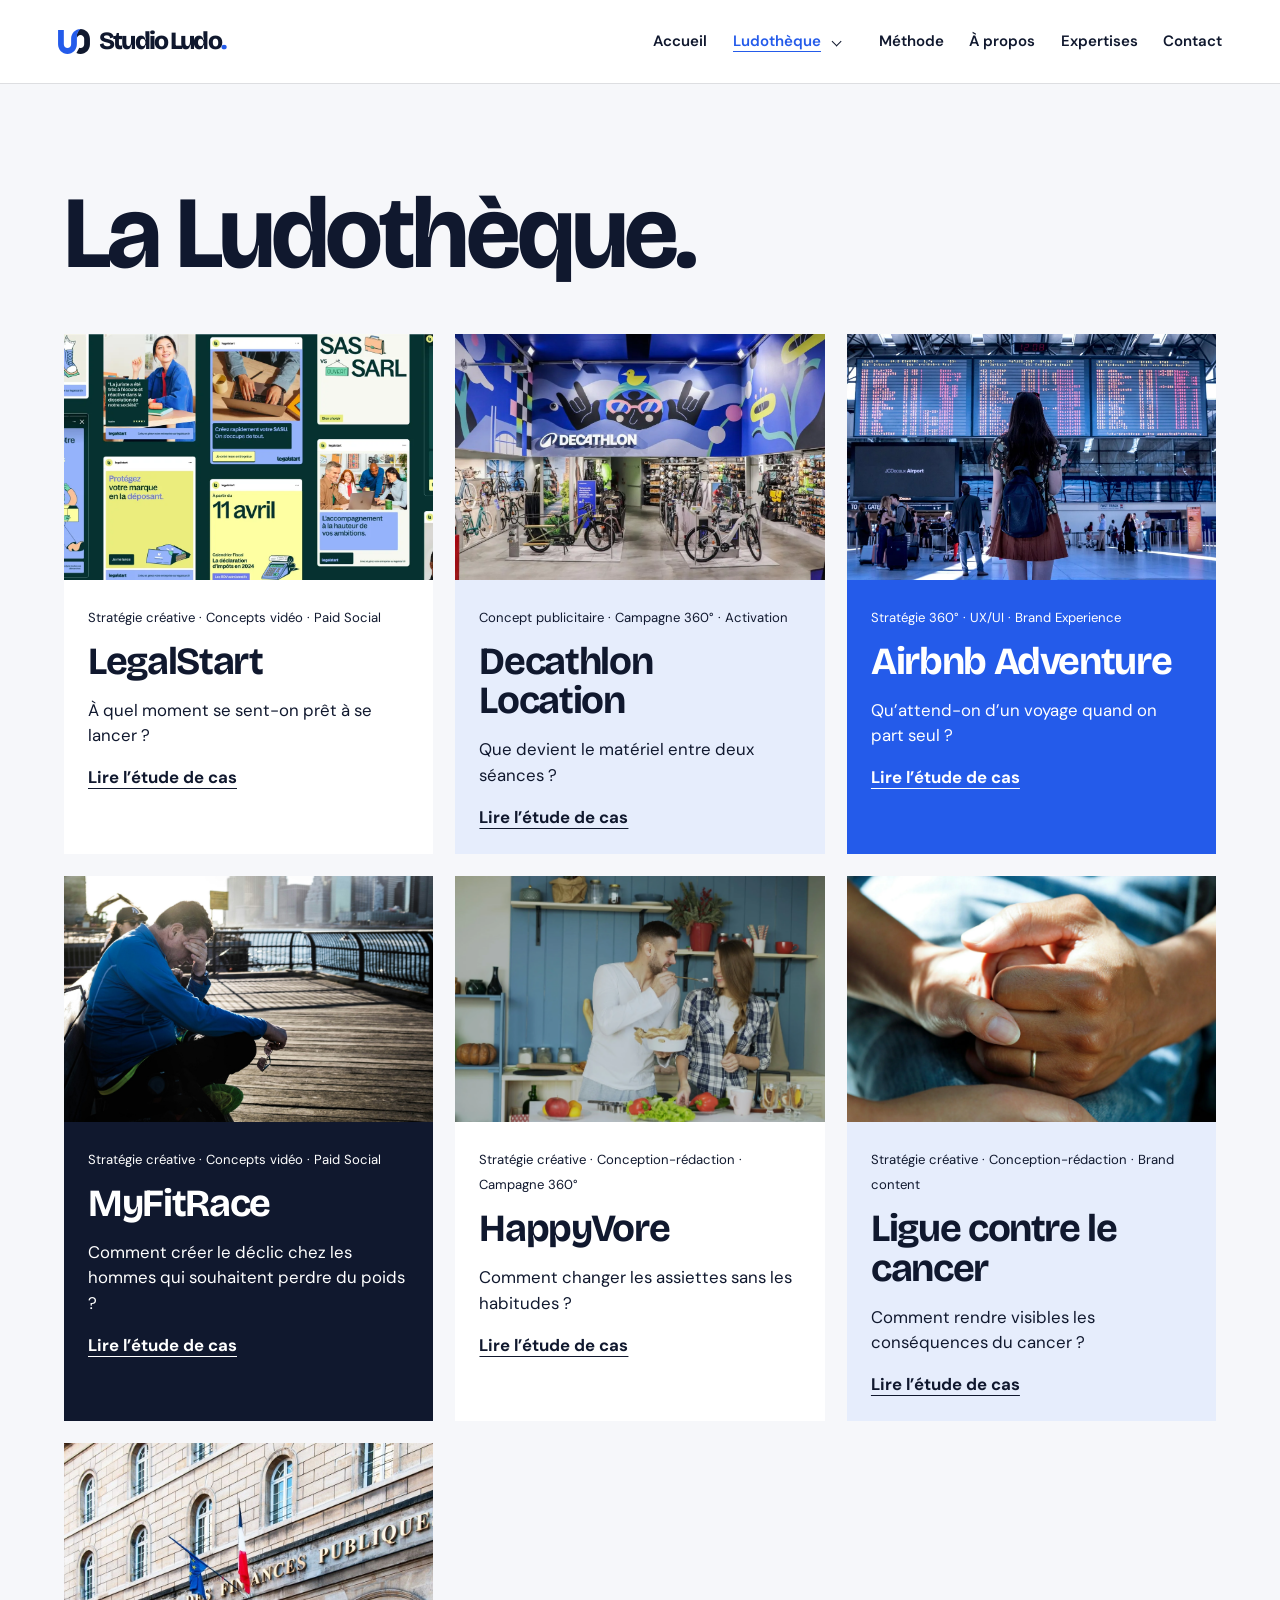
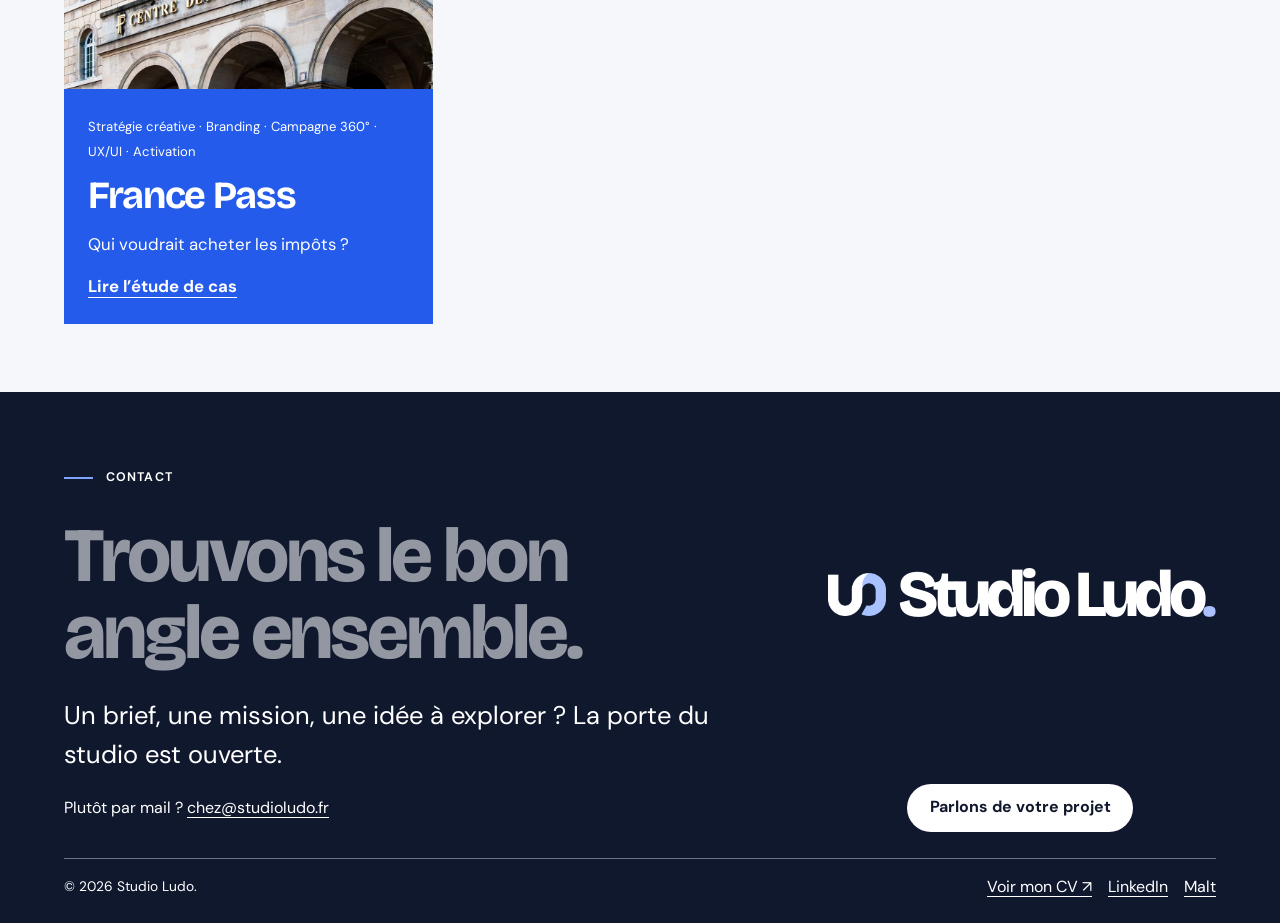
<file: ludotheque.html>
<!doctype html><html lang="fr"><head><meta charset="UTF-8"><meta name="viewport" content="width=device-width, initial-scale=1"><title>La Ludothèque · Studio Ludo</title><link rel="preconnect" href="https://fonts.googleapis.com"><link rel="stylesheet" href="https://fonts.googleapis.com/css2?family=Bricolage+Grotesque:opsz,wght@12..96,400..800&amp;family=DM+Sans:wght@400;500;600;700&amp;display=swap" media="print" onload="this.media='all'"><link rel="stylesheet" href="https://fonts.googleapis.com/css2?family=Bricolage+Grotesque:wght@700;800&amp;family=DM+Sans:wght@400;600&amp;display=swap"><style>*{box-sizing:border-box}body{margin:0;background:#f6f7fa;color:#10182e;font:1.05rem/1.5 'DM Sans',Arial,sans-serif}a{color:inherit}header,main,footer{max-width:1440px;margin:auto;padding:1.3rem 5vw}header{display:flex;justify-content:space-between;align-items:center;border-bottom:1px solid #c9ced9}.brand{display:flex;align-items:center;gap:.6rem;font-size:1.4rem;font-weight:800;text-decoration:none}.brand img{width:38px}nav{display:flex;gap:1rem}h1,h2{font-family:'Bricolage Grotesque',Arial,sans-serif;line-height:1.02;letter-spacing:-.035em}h1{font-size:clamp(3rem,8vw,7.5rem);margin:6vw 0 2rem}.grid{display:grid;grid-template-columns:repeat(3,1fr);gap:1.4rem;margin:3rem 0}.grid article{background:white;color:#10182e}.grid article:nth-child(4n+2){background:#e6edfc}.grid article:nth-child(4n+3){background:#245bea;color:white}.grid article:nth-child(4n){background:#10182e;color:white}article a{display:block;height:100%;text-decoration:none}article img{display:block;width:100%;aspect-ratio:1.5;object-fit:cover}article div{padding:1.5rem}small{font-size:.82rem}h2{font-size:clamp(2rem,3vw,3.5rem);margin:.8rem 0}span{text-decoration:underline;text-underline-offset:.3rem;font-weight:700}.grid article a:is(:hover,:focus-visible) span{text-decoration-thickness:.16em}.grid article a:focus-visible{outline:3px solid currentColor;outline-offset:-4px}footer{border-top:1px solid #c9ced9}@media(max-width:800px){.grid{grid-template-columns:1fr}nav{font-size:.9rem}}</style><link rel="icon" href="[data-uri]" type="image/svg+xml"><link rel="stylesheet" href="./footer.css"></head><body><header><a class="brand" href="index.html"><img alt="" src="[data-uri]">Studio Ludo.</a><nav><a href="index.html">Accueil</a><a href="index.html#contact">Contact</a></nav></header><script src="./header.js?v=france-pass"></script><main><h1>La Ludothèque.</h1><div class="grid"><article><a href="legalstart.html"><img src="images/2.webp" alt=""><div><small>Stratégie créative · Concepts vidéo · Paid Social</small><h2>LegalStart</h2><p>À quel moment se sent-on prêt à se lancer ?</p><span>Lire l’étude de cas</span></div></a></article><article><a href="decathlon-location.html"><img src="images/14.webp" alt=""><div><small>Concept publicitaire · Campagne 360° · Activation</small><h2>Decathlon Location</h2><p>Que devient le matériel entre deux séances ?</p><span>Lire l’étude de cas</span></div></a></article><article><a href="airbnb-adventure.html"><img src="images/32.webp" alt=""><div><small>Stratégie 360° · UX/UI · Brand Experience</small><h2>Airbnb Adventure</h2><p>Qu’attend-on d’un voyage quand on part seul ?</p><span>Lire l’étude de cas</span></div></a></article><article><a href="myfitrace.html"><img loading="lazy" src="images/bruno-aguirre--RrsXC5aErw-unsplash.jpg" alt=""><div><small>Stratégie créative · Concepts vidéo · Paid Social</small><h2>MyFitRace</h2><p>Comment créer le déclic chez les hommes qui souhaitent perdre du poids ?</p><span>Lire l’étude de cas</span></div></a></article><article><a href="happyvore.html"><img loading="lazy" src="images/happyvore/couple.webp" alt=""><div><small>Stratégie créative · Conception-rédaction · Campagne 360°</small><h2>HappyVore</h2><p>Comment changer les assiettes sans les habitudes ?</p><span>Lire l’étude de cas</span></div></a></article><article><a href="ligue-contre-le-cancer.html"><img src="images/ligue-contre-le-cancer/hero-ligue-cancer.webp" alt="" loading="lazy"><div><small>Stratégie créative · Conception-rédaction · Brand content</small><h2>Ligue contre le cancer</h2><p>Comment rendre visibles les conséquences du cancer ?</p><span>Lire l’étude de cas</span></div></a></article><article><a href="france-pass.html"><img src="france-pass/hero/centre-finances-publiques.webp" alt="" loading="lazy"><div><small>Stratégie créative · Branding · Campagne 360° · UX/UI · Activation</small><h2>France Pass</h2><p>Qui voudrait acheter les impôts ?</p><span>Lire l’étude de cas</span></div></a></article></div></main><div id="studio-footer"></div><script src="./footer.js" defer></script></body></html>
</file>
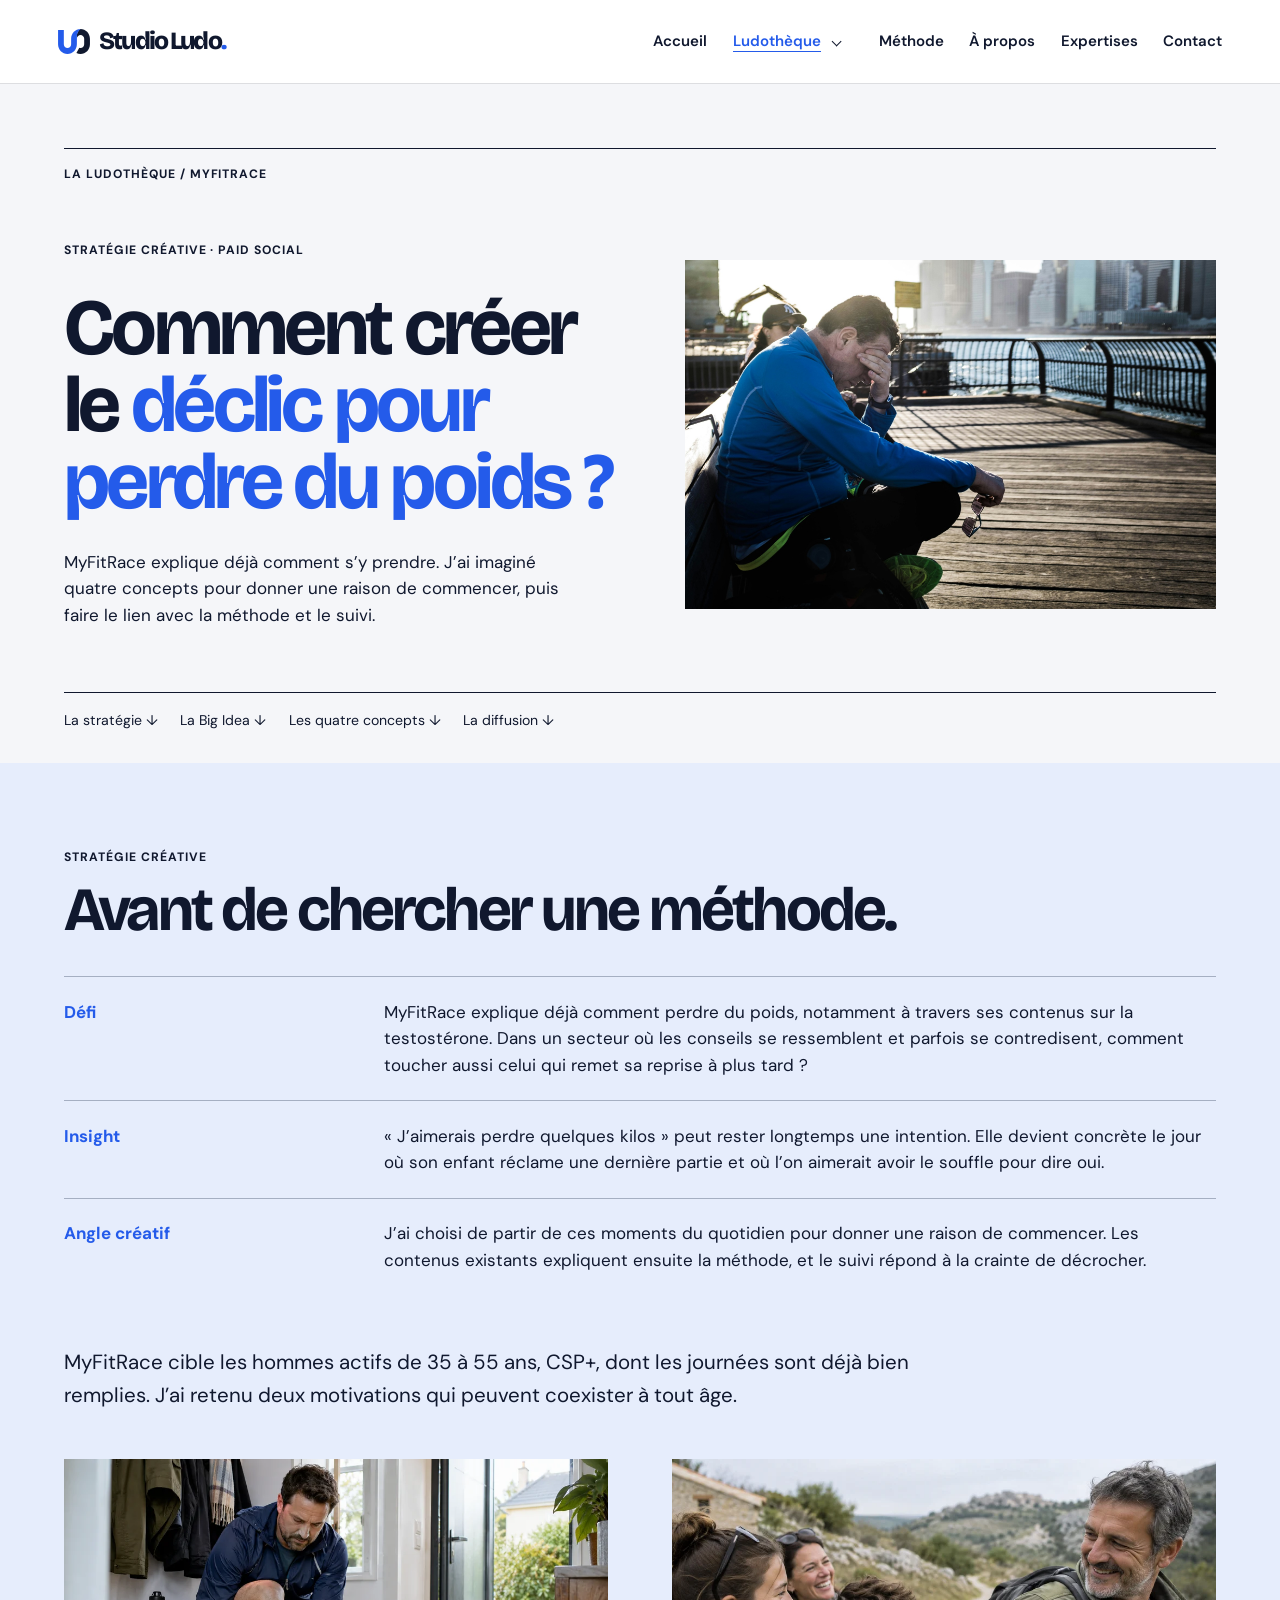
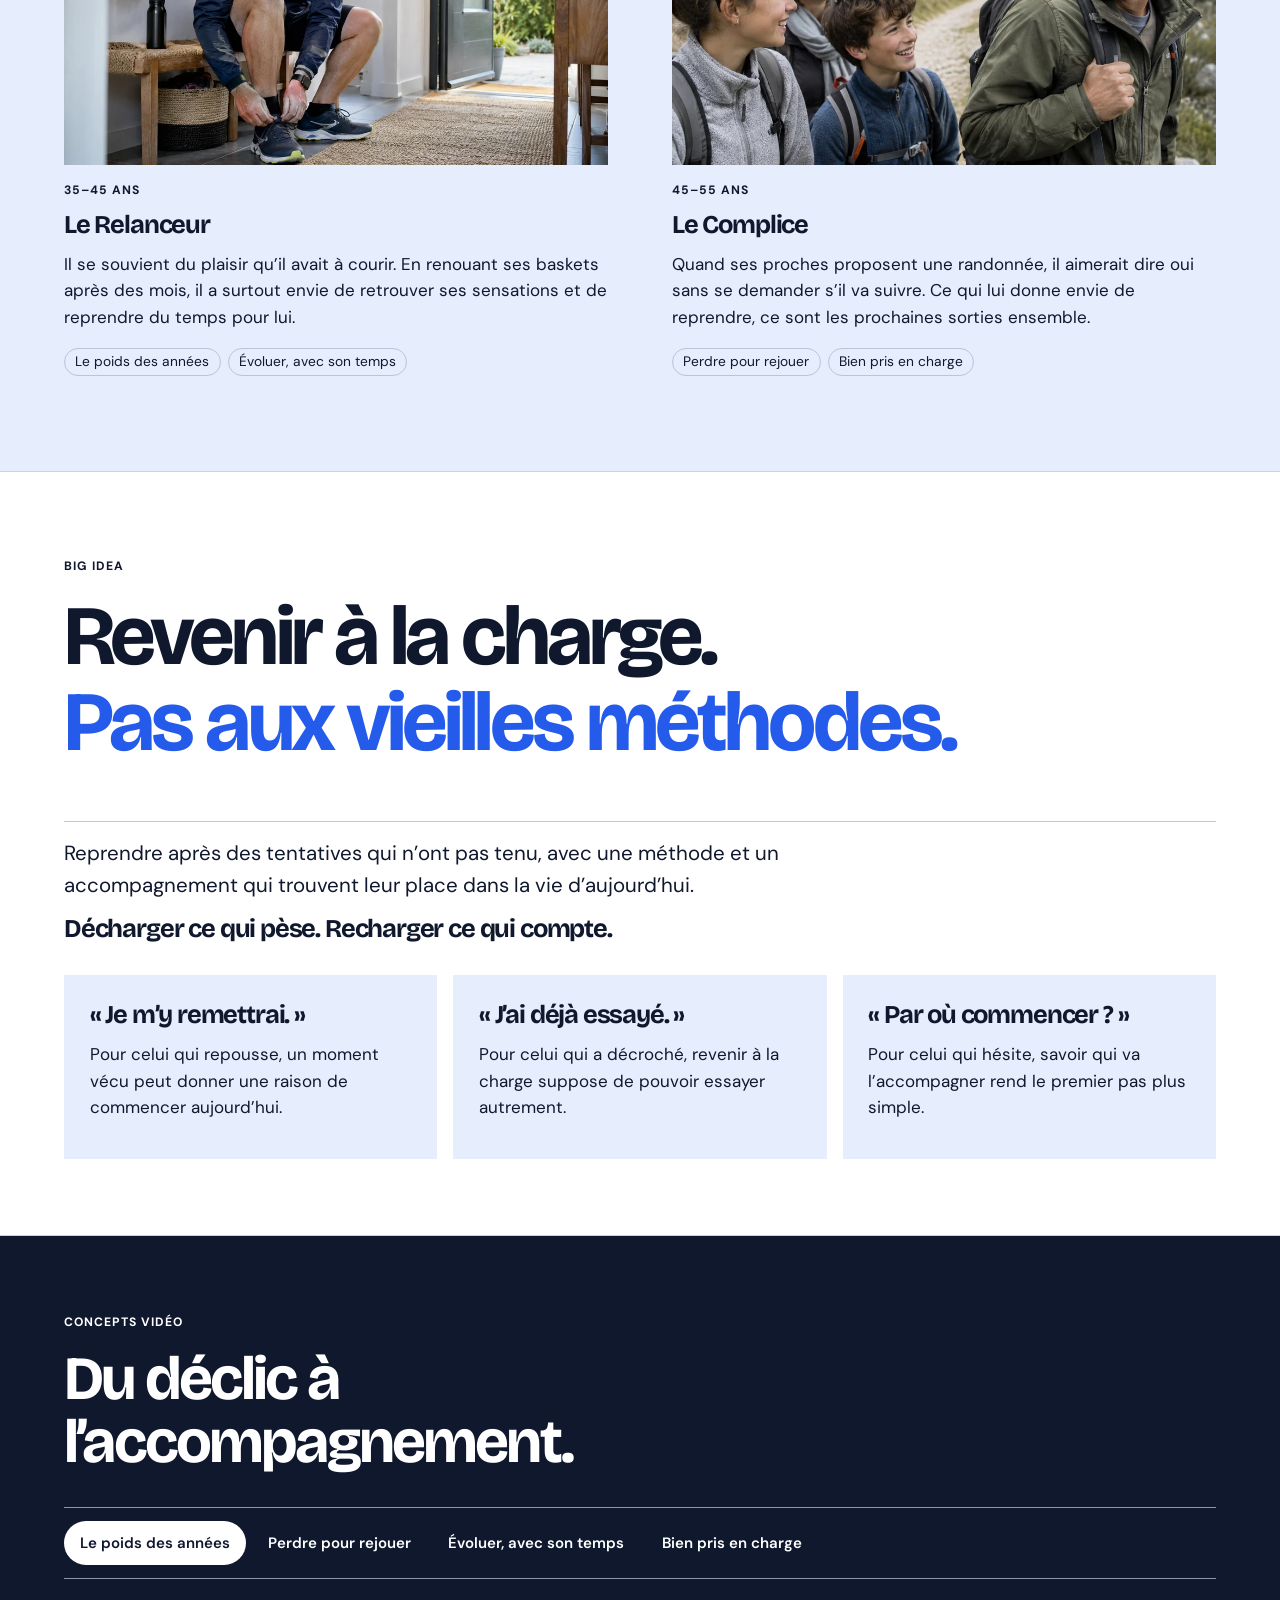
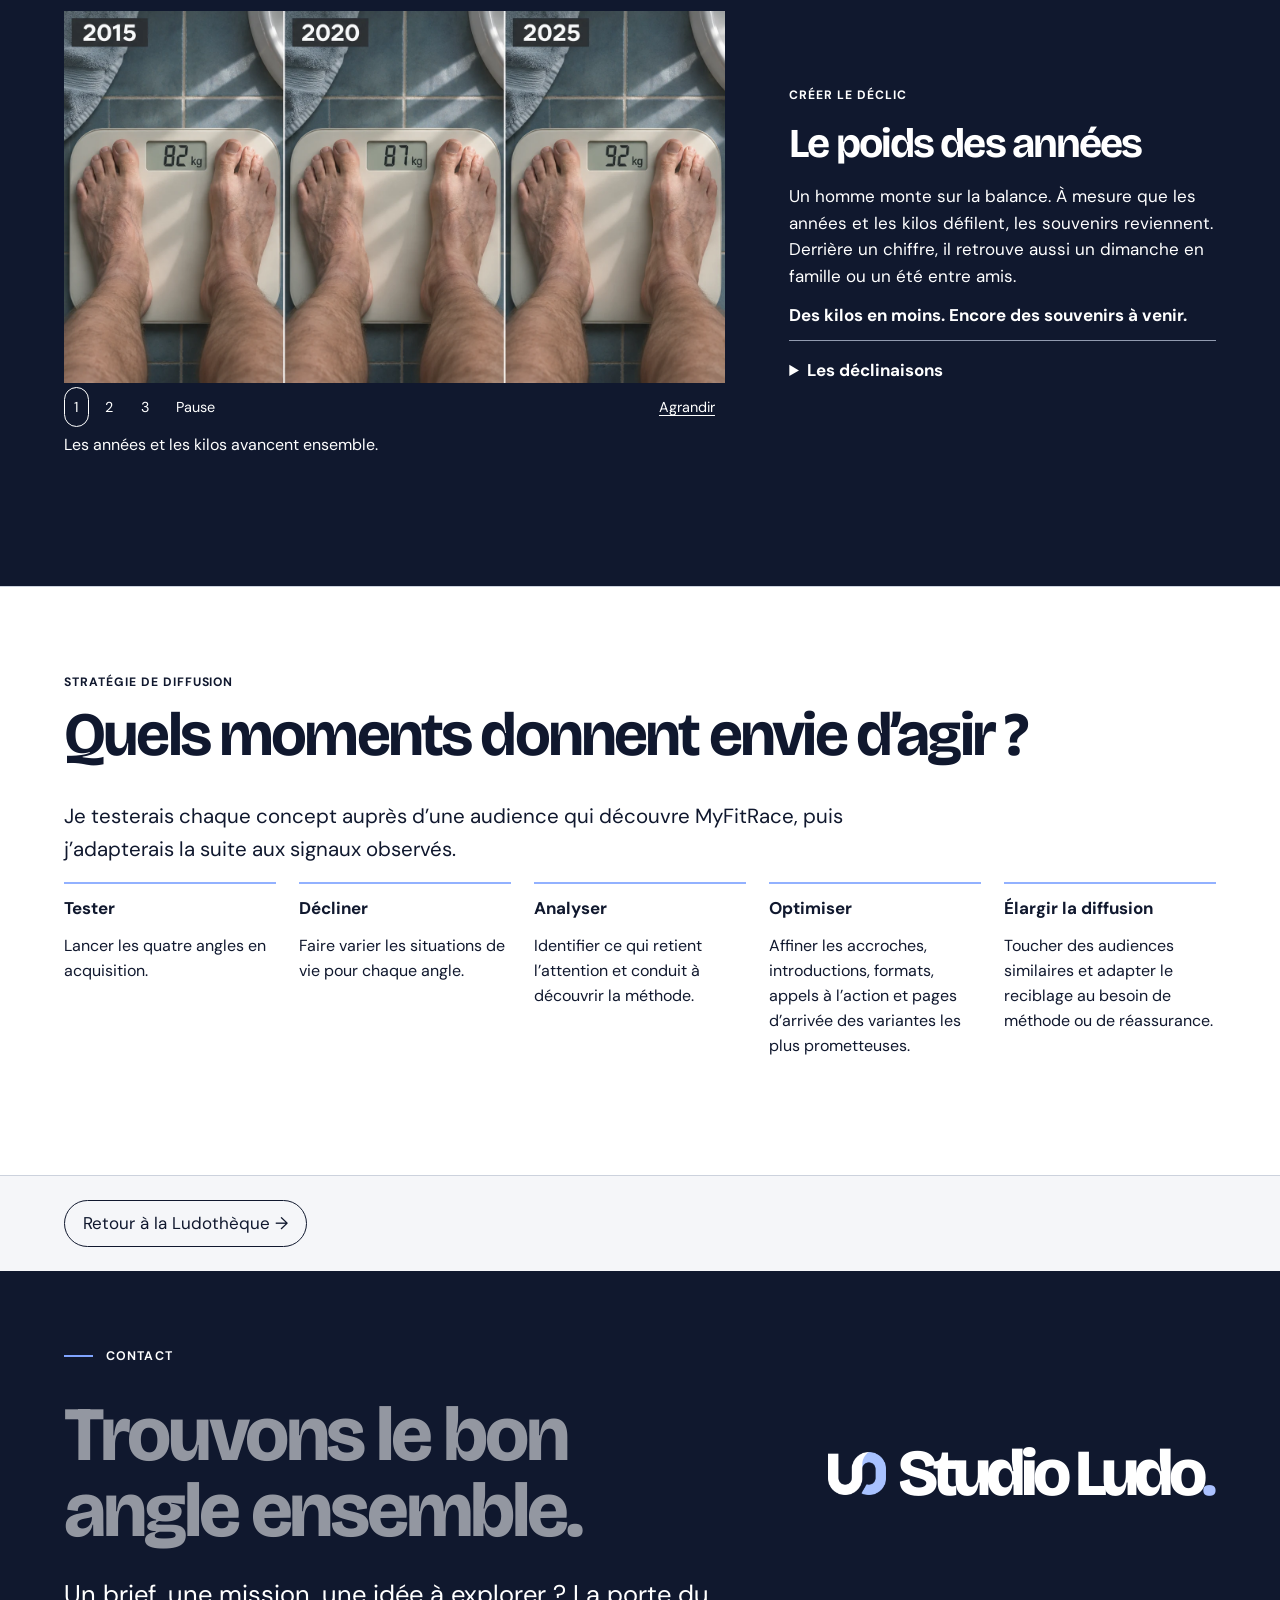
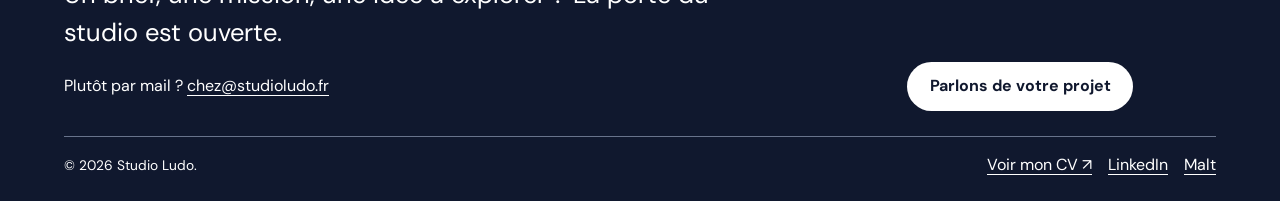
<file: myfitrace.html>
<!DOCTYPE html>
<html lang="fr"><head><meta charset="utf-8"><meta name="viewport" content="width=device-width,initial-scale=1"><title>MyFitRace — Revenir à la charge | Studio Ludo</title><meta name="description" content="Quatre concepts de social ads pour créer le déclic chez les hommes qui souhaitent perdre du poids."><link href="https://fonts.googleapis.com/css2?family=Bricolage+Grotesque:wght@400;600;700;800&amp;family=DM+Sans:wght@400;500;600;700&amp;display=swap" rel="stylesheet"><style>*{box-sizing:border-box}html{scroll-behavior:smooth;scroll-padding-top:2rem}body{margin:0;color:#10182e;background:#f5f6f9;font:400 17px/1.57 'DM Sans',Arial,sans-serif}a{color:inherit;text-underline-offset:5px}a:focus-visible,summary:focus-visible{outline:3px solid #648bff;outline-offset:5px}.wrap{width:min(1210px,90%);margin:auto}.mast,.links,.trail,footer,.toc{display:flex;align-items:center;justify-content:space-between;gap:1.4rem;flex-wrap:wrap}.mast{min-height:75px}.brand{display:flex;align-items:center;gap:.5rem;font-size:1.4rem;font-weight:800;letter-spacing:-.06em;text-decoration:none}.brand img{width:33px}.links a,.toc a{font-size:.88rem;text-decoration:none}.links a[aria-current],.links a:hover,.toc a:hover{text-decoration:underline}.top{background:white;border-bottom:1px solid #d1d6df}.hero{background:var(--ground);color:var(--ink);padding:clamp(2rem,5vw,5rem) 0 2rem}.trail,.eyebrow,figcaption{font-size:.76rem;letter-spacing:.08em;font-weight:700}.trail,.eyebrow{text-transform:uppercase}.trail{border-top:1px solid currentColor;padding-top:1rem}.leadgrid,.pair,.spread{display:grid;grid-template-columns:1fr 1fr;gap:clamp(1.7rem,5vw,6rem);align-items:center}.leadgrid{grid-template-columns:1.05fr 1fr;margin:clamp(2rem,4vw,4rem) 0}.leadgrid img{width:100%;max-height:430px;object-fit:contain}.hero h1{margin:.35em 0;font-size:clamp(3.1rem,6.2vw,6.3rem);line-height:.97}.hero .sub{max-width:43ch}.hero strong,.hero em{color:var(--accent)}em{font-style:normal}.toc{justify-content:flex-start;border-top:1px solid currentColor;padding-top:1rem}.toc a:after{content:' ↓'}.block{padding:clamp(3rem,6vw,6rem) 0;border-bottom:1px solid #ccd2dd}.white{background:white}.dark{background:#10182e;color:white}.blue{background:#245bea;color:white}h1,h2,h3,.brand{font-family:'Bricolage Grotesque',Arial,sans-serif;letter-spacing:-.046em}h2{font-size:clamp(2.5rem,4.8vw,4.9rem);margin:.2em 0 .55em;line-height:1.02}h3{font-size:clamp(1.45rem,2vw,2.25rem);line-height:1.1;margin:.4em 0}p{max-width:69ch;margin:.7em 0}.intro{font-size:clamp(1.12rem,1.6vw,1.4rem);max-width:61ch}.pair{align-items:start}.pair article,.spread{margin-top:1.7rem}.pair img,.spread img,.wide img{width:100%;height:auto;display:block}.spread{padding:2rem 0;border-top:1px solid #aab4c6;grid-template-columns:1.25fr 1fr}.wide{margin:2rem 0 0}.wide img{max-height:72vh;object-fit:contain}.cardimg{background:#e6e9ed}figure{margin:0}figcaption{letter-spacing:0;font-weight:500;padding-top:.55rem}details{margin:.7rem 0;border-top:1px solid #929bb0}summary{padding:1rem 0;cursor:pointer;font-weight:700}details p{margin:0 0 1rem}.steps{list-style:none;padding:0;counter-reset:stage}.steps li{counter-increment:stage;display:grid;grid-template-columns:3rem 9rem 1fr;gap:1rem;padding:1rem 0;border-top:1px solid #aab4c6}.steps li:before{content:counter(stage,decimal-leading-zero);font-weight:bold;color:#245bea}.steps p{margin:0}.metrics{font-size:clamp(2.6rem,5vw,5rem);letter-spacing:-.06em;font-weight:700;line-height:1.04}.profile{display:grid;grid-template-columns:.9fr 1.1fr;gap:2rem;align-items:center}.profile img{max-height:24rem;object-fit:contain;width:100%}.switch{display:flex;gap:.5rem;flex-wrap:wrap;margin:1.5rem 0}.switch button{border:1px solid #9099ac;background:transparent;color:inherit;padding:.65rem 1rem;font:inherit;border-radius:2rem;cursor:pointer}.switch button[aria-pressed=true]{background:#10182e;color:white}.skip{position:absolute;left:-100vw}.skip:focus{left:1rem;background:white;padding:1rem;z-index:5}footer{padding:2rem 0}footer a{font-weight:650}[hidden]{display:none!important}@media(max-width:720px){.leadgrid,.spread,.pair,.profile{grid-template-columns:1fr;gap:1rem}.mast{padding:1rem 0;gap:.6rem}.links{gap:.8rem}.trail{align-items:start}.steps li{grid-template-columns:2rem 1fr}.steps p{grid-column:2}.wrap{width:90%}.toc{gap:.9rem}.leadgrid img{max-height:310px}.spread{margin-top:.8rem}.block{padding:3rem 0}}@media(prefers-reduced-motion:reduce){html{scroll-behavior:auto}}
</style><link rel="stylesheet" href="exhibits.css"><link rel="stylesheet" href="legalstart.css"><link rel="icon" href="[data-uri]" type="image/svg+xml"><style>.mind{display:grid;grid-template-columns:repeat(3,minmax(0,1fr));gap:1rem;margin-top:2rem}.mind article{background:#e6edfc;padding:clamp(1rem,2vw,2rem)}.mind h3{margin-top:0}.ls-phases{grid-template-columns:repeat(5,minmax(0,1fr))!important}.ls-phases li{min-width:0}@media(max-width:900px){.mind,.ls-phases{grid-template-columns:1fr!important}.ls-phases li{display:grid;grid-template-columns:minmax(7rem,1fr) 2fr;align-items:baseline;gap:.75rem}.ls-phases li p{margin:0}}</style><link rel="stylesheet" href="./footer.css"><style>
#publics{background:#e6edfc}
#media{background:white}
main .hero{background:#f5f6f9;color:#10182e}main .hero h1 em{font-style:normal;color:#245bea}
</style></head><body style="--ground:#f5f6f9;--ink:#10182e;--accent:#245bea"><a class="skip" href="#main">Aller au contenu</a><header class="top"><div class="wrap mast"><a class="brand" href="index.html"><img alt="" src="[data-uri]">Studio Ludo.</a><nav class="links" aria-label="Études de cas"><a href="ludotheque.html">Ludothèque</a><a href="legalstart.html">LegalStart</a><a href="decathlon-location.html">Decathlon Location</a><a href="airbnb-adventure.html">Airbnb Adventure</a><a href="myfitrace.html" aria-current="page">MyFitRace</a></nav></div></header><script src="./header.js?v=myfitrace-4"></script><main id="main"><header class="hero"><div class="wrap"><div class="trail"><span>La Ludothèque / MyFitRace</span></div><div class="leadgrid"><div><span class="eyebrow">Stratégie créative · Paid Social</span><h1>Comment créer le <em>déclic pour perdre du poids ?</em></h1><p class="sub">MyFitRace explique déjà comment s’y prendre. J’ai imaginé quatre concepts pour donner une raison de commencer, puis faire le lien avec la méthode et le suivi.</p></div><figure><img src="images/bruno-aguirre--RrsXC5aErw-unsplash.jpg" alt="Un homme en tenue de sport reprend son souffle sur un banc."></figure></div><nav class="toc" aria-label="Dans cette étude"><a href="#publics">La stratégie</a><a href="#idee">La Big Idea</a><a href="#concepts">Les quatre concepts</a><a href="#media">La diffusion</a></nav></div></header><section id="publics" class="block white"><div class="wrap"><p class="eyebrow">Stratégie créative</p><h2>Avant de chercher une méthode.</h2><dl class="case-strategy"><div><dt>Défi</dt><dd>MyFitRace explique déjà comment perdre du poids, notamment à travers ses contenus sur la testostérone. Dans un secteur où les conseils se ressemblent et parfois se contredisent, comment toucher aussi celui qui remet sa reprise à plus tard ?</dd></div><div><dt>Insight</dt><dd>« J’aimerais perdre quelques kilos » peut rester longtemps une intention. Elle devient concrète le jour où son enfant réclame une dernière partie et où l’on aimerait avoir le souffle pour dire oui.</dd></div><div><dt>Angle créatif</dt><dd>J’ai choisi de partir de ces moments du quotidien pour donner une raison de commencer. Les contenus existants expliquent ensuite la méthode, et le suivi répond à la crainte de décrocher.</dd></div></dl><p class="intro">MyFitRace cible les hommes actifs de 35 à 55 ans, CSP+, dont les journées sont déjà bien remplies. J’ai retenu deux motivations qui peuvent coexister à tout âge.</p><div class="pair ls-personas"><article class="reveal"><img class="ls-persona-photo" src="images/relanceur.webp" alt="Un homme lace ses chaussures de course dans son entrée." loading="lazy"><p class="eyebrow">35–45 ans</p><h3>Le Relanceur</h3><p>Il se souvient du plaisir qu’il avait à courir. En renouant ses baskets après des mois, il a surtout envie de retrouver ses sensations et de reprendre du temps pour lui.</p><ul class="ls-tags" aria-label="Concepts à tester en priorité"><li>Le poids des années</li><li>Évoluer, avec son temps</li></ul></article><article class="reveal"><img class="ls-persona-photo" src="images/complice.webp" alt="Un père échange un sourire avec sa famille en randonnée." loading="lazy"><p class="eyebrow">45–55 ans</p><h3>Le Complice</h3><p>Quand ses proches proposent une randonnée, il aimerait dire oui sans se demander s’il va suivre. Ce qui lui donne envie de reprendre, ce sont les prochaines sorties ensemble.</p><ul class="ls-tags" aria-label="Concepts à tester en priorité"><li>Perdre pour rejouer</li><li>Bien pris en charge</li></ul></article></div></div></section><section id="idee" class="block white"><div class="wrap"><div class="ls-idea reveal"><p class="eyebrow">Big Idea</p><h2>Revenir à la charge.<br><em>Pas aux vieilles méthodes.</em></h2></div><p class="intro">Reprendre après des tentatives qui n’ont pas tenu, avec une méthode et un accompagnement qui trouvent leur place dans la vie d’aujourd’hui.</p><h3>Décharger ce qui pèse. Recharger ce qui compte.</h3><div class="mind"><article><h3>« Je m’y remettrai. »</h3><p>Pour celui qui repousse, un moment vécu peut donner une raison de commencer aujourd’hui.</p></article><article><h3>« J’ai déjà essayé. »</h3><p>Pour celui qui a décroché, revenir à la charge suppose de pouvoir essayer autrement.</p></article><article><h3>« Par où commencer ? »</h3><p>Pour celui qui hésite, savoir qui va l’accompagner rend le premier pas plus simple.</p></article></div></div></section><section id="concepts" class="block dark"><div class="wrap"><section class="exhibit" data-mode="tabs"><p class="eyebrow">Concepts vidéo</p><h2>Du déclic à l’accompagnement.</h2><div class="controlbar"></div><article class="plate" data-name="Le poids des années"><div class="frames"><img decoding="async" loading="lazy" src="images/myfitrace-balance-annees.webp" alt="Trois années, trois pesées" data-caption="Les années et les kilos avancent ensemble."><img decoding="async" loading="lazy" src="images/Rires autour du gratin.png" alt="Rires autour du gratin" data-caption="Un dimanche autour du gratin familial."><img decoding="async" loading="lazy" src="images/myfitrace-vacances-bretagne.webp" alt="Rires partagés au crépuscule breton" data-caption="Un dîner de vacances entre amis."></div><div class="platecopy"><p class="eyebrow">Créer le déclic</p><h3>Le poids des années</h3><p>Un homme monte sur la balance. À mesure que les années et les kilos défilent, les souvenirs reviennent. Derrière un chiffre, il retrouve aussi un dimanche en famille ou un été entre amis.</p><p><strong>Des kilos en moins. Encore des souvenirs à venir.</strong></p><details><summary>Les déclinaisons</summary><p>Retour aux grandes tablées. D’un été à l’autre, les années avancent et le poids affiché reste stable. Il reprend part aux moments qu’il aime. Quatre angles à tester : la sédentarité, les repas partagés, le rythme du travail et les soirs où l’on cherche du réconfort.</p></details></div></article><article class="plate" data-name="Perdre pour rejouer"><div class="frames"><img decoding="async" loading="lazy" src="images/Chat et rires au jardin.png" alt="Chat et rires au jardin" data-caption="« Il perd à chat, mais continue la partie. »"></div><div class="platecopy"><p class="eyebrow">Donner envie d’agir</p><h3>Perdre pour rejouer</h3><p>Un père se laisse attraper à chat. Sa fille repart en courant. Cette fois, il a encore assez de souffle pour la suivre.</p><p><strong>La victoire, c’est de pouvoir rejouer.</strong></p><details><summary>Les déclinaisons</summary><p>Sur le terrain, il perd le match mais gagne du terrain. Avant un rendez-vous, il enfile sa nouvelle chemise et découvre que son ancienne ceinture est devenue trop grande.</p></details></div></article><article class="plate" data-name="Évoluer, avec son temps"><div class="frames"><img decoding="async" loading="lazy" src="images/myfitrace-telephone-nokia.webp" alt="Deux générations, deux téléphones en cuisine" data-caption="Le vieux réflexe."><img decoding="async" loading="lazy" src="images/myfitrace-aerobic-vhs.webp" alt="Le papa français et l’aérobic VHS" data-caption="Le même réflexe, jusque dans la tenue."></div><div class="platecopy"><p class="eyebrow">Expliquer la méthode</p><h3>Évoluer, avec son temps</h3><p>Pour passer un appel, il sort son vieux Nokia sous les yeux de son ado. Pour se remettre en forme, il retrouve avec le même sérieux le cours d’aérobic de sa jeunesse.</p><p><strong>« Tu n’as plus 20 ans. Ta méthode, si. »</strong></p><details><summary>Les déclinaisons</summary><p>Une carte routière dépliée devant le GPS ou un lecteur CD ressorti devant son ado peuvent aussi ouvrir le film. Chaque gag conduit aux contenus MyFitRace sur la méthode.</p></details></div></article><article class="plate" data-name="Bien pris en charge"><div class="frames"><img decoding="async" loading="lazy" src="images/Le bon geste en salle.png" alt="Le bon geste en salle" data-caption="À la salle, son coach guide le mouvement."><img decoding="async" loading="lazy" src="images/Le coach en tablier.png" alt="Le coach en tablier" data-caption="Au restaurant, un visage familier."></div><div class="platecopy"><p class="eyebrow">Rassurer et convertir</p><h3>Bien pris en charge</h3><p>Après une séance, un homme retrouve son coach là où il l’attend le moins. Au restaurant, il relève les yeux du menu… et reconnaît son serveur.</p><p><strong>« Une vie chargée. Un suivi qui décharge. »</strong></p><details><summary>Les déclinaisons</summary><p>En déplacement, son coach est au volant du taxi. Autre raccord possible : il badge à la sortie du bureau, puis à l’entrée de la salle. La mallette fait place au sac de sport.</p></details></div></article></section></div></section><section id="media" class="block white"><div class="wrap"><p class="eyebrow">Stratégie de diffusion</p><h2>Quels moments donnent envie d’agir ?</h2><p class="intro">Je testerais chaque concept auprès d’une audience qui découvre MyFitRace, puis j’adapterais la suite aux signaux observés.</p><ol class="ls-phases"><li class="reveal"><strong>Tester</strong><p>Lancer les quatre angles en acquisition.</p></li><li class="reveal"><strong>Décliner</strong><p>Faire varier les situations de vie pour chaque angle.</p></li><li class="reveal"><strong>Analyser</strong><p>Identifier ce qui retient l’attention et conduit à découvrir la méthode.</p></li><li class="reveal"><strong>Optimiser</strong><p>Affiner les accroches, introductions, formats, appels à l’action et pages d’arrivée des variantes les plus prometteuses.</p></li><li class="reveal"><strong>Élargir la diffusion</strong><p>Toucher des audiences similaires et adapter le reciblage au besoin de méthode ou de réassurance.</p></li></ol></div></section></main><p class="slf-return"><a class="slf-secondary" href="ludotheque.html">Retour à la Ludothèque →</a></p><div id="studio-footer"></div><script src="exhibits.js"></script><script src="./footer.js" defer></script></body></html>
</file>
<file: exhibits.css>
.exhibit+.exhibit{margin-top:clamp(4rem,9vw,9rem)}.exhibit>h2{max-width:19ch}.exhibit>.eyebrow{margin:0 0 1rem}.controlbar{display:flex;align-items:center;gap:.35rem;flex-wrap:wrap;border-block:1px solid #8b96ac;padding:.8rem 0;margin:2rem 0 1.5rem}.controlbar:empty{display:none}.controlbar button{min-height:44px;cursor:pointer;font:600 .94rem 'DM Sans',Arial,sans-serif;padding:.6em 1em;border-radius:40px;color:inherit;background:transparent;border:1px solid transparent}.controlbar button[aria-selected=true]{background:#245bea;color:#fff}.controlbar button:hover{border-color:currentColor}.controlbar button:focus-visible,.frames:focus-visible{outline:3px solid #688eff;outline-offset:2px}.plate{display:grid;grid-template-columns:minmax(0,1.55fr) minmax(0,1fr);gap:clamp(1.5rem,5vw,5rem);align-items:center;margin:2rem 0}.platecopy h3{font-size:clamp(2rem,3.2vw,3.7rem);max-width:18ch}.frames{display:flex;overflow-x:auto;scroll-snap-type:x mandatory;background:rgba(130,146,177,.09)}.frames img{width:100%;min-width:100%;height:clamp(260px,34vw,480px);object-fit:contain;scroll-snap-align:start}.note{border-top:1px solid #939eb1;padding-top:1rem;font-size:.9rem}.platecopy{min-width:0}.controlbar .position{margin-right:auto;font-weight:650}.dark .controlbar button[aria-selected=true]{background:white;color:#10182e}.frames+nav{display:flex;gap:.5rem;justify-content:center;margin-top:.6rem}.frames+nav button{border:0;background:transparent;color:inherit;padding:.55rem;cursor:pointer}.frames+nav button:focus-visible{outline:2px solid currentColor}@media(max-width:720px){.plate{grid-template-columns:1fr;gap:1rem}.controlbar{gap:.15rem}.controlbar button{padding:.45em .7em}.frames img{height:clamp(185px,61vw,350px)}}@media(prefers-reduced-motion:no-preference){.plate:not([hidden]){animation:plate-in .25s ease-out}@keyframes plate-in{from{opacity:.55;transform:translateY(4px)}}}

/* Shared reading patterns across the three case studies. */
.case-tags{display:flex;gap:.4rem;flex-wrap:wrap;list-style:none;margin:1.15rem 0;padding:0}
.case-tags li{border:1px solid currentColor;border-radius:2rem;padding:.24rem .72rem;font-size:.85rem;line-height:1.4;font-weight:550}
.strategy-pair{display:grid;grid-template-columns:1fr 1fr;gap:clamp(1.2rem,5vw,5rem);border-block:1px solid #abb4c6;padding:1.4rem 0}
.case-idea{padding:clamp(1.8rem,4vw,4rem) 0 1rem}.case-idea em{color:#245bea}
.personas img{width:100%;aspect-ratio:1.65;object-fit:cover}.personas h3{margin-top:1.2rem}
.friction{display:block}.friction>h3{font-size:clamp(1.8rem,3.5vw,3.5rem);margin:1em 0}
.format-row{display:grid;grid-template-columns:minmax(0,1.45fr) minmax(0,1fr);align-items:center;gap:clamp(1.2rem,4vw,4rem);padding:1.7rem 0;border-top:1px solid #7d889c}
.format-row h4{font:700 clamp(1.4rem,2.4vw,2.2rem)/1.1 'Bricolage Grotesque',Arial,sans-serif;margin:.4em 0}.frame-holder{min-width:0}.frames img{display:block;flex:0 0 100%;max-width:100%;object-fit:contain}
.frames{scrollbar-width:none}.frames::-webkit-scrollbar{display:none}.frame-controls,.reader-tools{display:flex;align-items:center;gap:.4rem}.frame-controls{margin-top:.25rem;flex-wrap:wrap}.frame-controls button,.reader-tools button{cursor:pointer;font:inherit;color:inherit;min-height:40px;padding:.25em .65em;border:1px solid transparent;background:transparent;border-radius:2em;font-size:.9rem}.frame-controls button[aria-pressed=true]{border-color:currentColor}.frame-controls .enlarge{margin-left:auto;text-decoration:underline;text-underline-offset:.22em}.frame-caption{font-size:1rem;line-height:1.45;margin:.35rem 0 0}.frame-caption:empty{display:none}
.image-reader{width:min(96vw,1600px);max-width:100vw;height:94dvh;max-height:96dvh;padding:0;border:0;background:#10182e;color:white}.image-reader::backdrop{background:rgba(16,24,46,.89)}.image-reader[open]{display:flex;flex-direction:column}.reader-tools{padding:.4rem 1rem;justify-content:flex-end}.reader-tools button{border-color:currentColor}.reader-scroll{flex:1;overflow:auto;min-height:0}.reader-scroll img{width:100%;height:100%;display:block;object-fit:contain}.detailed .reader-scroll img{width:max(100%,min(1500px,250%));height:auto;max-width:none}
#proposer>.wrap>.spread{margin-bottom:clamp(3rem,6vw,6rem)}
@media(prefers-reduced-motion:no-preference){@supports(animation-timeline:view()){.reveal{animation:case-enter linear both;animation-timeline:view();animation-range:entry 0% entry 80%}@keyframes case-enter{from{opacity:.45;transform:translateY(14px)}to{opacity:1;transform:none}}}}
@media(max-width:720px){.format-row,.strategy-pair{grid-template-columns:1fr}.format-row{gap:.5rem}.frames img{height:clamp(185px,65vw,375px)}.image-reader{width:100vw;height:96dvh}}

.case-strategy{margin:0 0 clamp(2rem,4vw,4rem)}
.case-strategy>div{display:grid;grid-template-columns:minmax(8rem,.36fr) 1fr;gap:1.3rem;border-top:1px solid #a5afc2;padding:1.35rem 0}
.case-strategy dt{font-weight:700;color:#245bea}.case-strategy dd{margin:0;max-width:72ch}
.signature{margin:1.4rem 0;font:600 clamp(1.45rem,2.5vw,2.25rem)/1.25 'Bricolage Grotesque',Arial,sans-serif}
.signature strong{color:#245bea}.signature .eyebrow{font-family:'DM Sans',Arial,sans-serif}
.frames{background:transparent;align-items:center}
.frames img:only-child,.frames.storyboard img{display:block;min-width:0;flex:none;width:auto;max-width:100%;height:auto;max-height:min(72vh,43rem);margin-inline:auto}
.frames.storyboard{display:block;overflow:visible;aspect-ratio:1.792/1}
.frames.storyboard img{width:100%;max-height:none}
.frames.storyboard img[hidden]{display:none}
.frames.storyboard~.frame-caption{min-height:2.8em}
@media(max-width:720px){.case-strategy>div{grid-template-columns:1fr;gap:.45rem}}
</file>
<file: airbnb.css>
.air-light { background: #e6edfc; }
.air-tags { display: flex; flex-wrap: wrap; gap: .45rem; padding: 0; list-style: none; margin: 1.1rem 0; }
.air-tags li { border: 1px solid #a4b4d4; border-radius: 1.5rem; padding: .25rem .8rem; font-size: .875rem; }
#profils h2 em { color: #245bea; }
#service .plate, #ciblee .plate, .air-mechanisms { align-items: start; }
.air-drawer { margin: 0; }
.air-drawer summary { line-height: 1.45; }
.air-drawer-body { padding-bottom: 1rem; }
.air-drawer-body p { max-width: 65ch; }
.air-media-side { display: none; min-width: 0; }
.air-mechanisms { display: block; }
.air-mechanism-visual { margin: .8rem 0 0; min-width: 0; }
.air-mechanisms .frames { background: transparent; }
.air-mechanisms .frames img { aspect-ratio: 1.5; width: 100%; height: auto; object-fit: contain; }
.air-mechanisms .air-drawer[open] .air-tags { margin-bottom: .4rem; }
.air-timeline { display: grid; grid-template-columns: repeat(4,1fr); list-style: none; padding: 0; gap: 1.3rem; margin: 2.5rem 0; }
.air-timeline li { border-top: 3px solid #245bea; padding: 1.25rem 0; }
.air-timeline span { color: #245bea; font-weight: 700; }
.air-timeline p { font-size: 1rem; }
@media (min-width: 761px) {
  .air-mechanisms.air-enhanced { display: grid; grid-template-columns: minmax(0, 1.05fr) minmax(0, 1fr); }
  .air-enhanced .air-media-side { display: block; }
  .air-media-side .air-mechanism-visual { margin: 0; }
}
@media (max-width: 760px) {
  .air-timeline { grid-template-columns: repeat(2,minmax(0,1fr)); }
}
@media (max-width: 460px) {
  .air-timeline { grid-template-columns: 1fr; gap: 0; }
  .air-timeline li { border-top-width: 1px; display: grid; grid-template-columns: 6rem 1fr; gap: .2rem 1rem; align-items: baseline; }
  .air-timeline h3 { margin: 0; }
  .air-timeline p { grid-column: 2; }
}
</file>
<file: footer.css>
.slf-contact{background:#10182e;color:#fff;scroll-margin-top:6rem}
.slf-contact .slf-footer{box-sizing:border-box;display:block;border:0;width:min(90%,82rem);max-width:82rem;margin:0 auto;padding:clamp(2rem,6vw,5rem) 0 1.5rem;background:transparent;color:#fff;font:400 1rem/1.5 'DM Sans',sans-serif;text-align:left}
#studio-footer[data-mode=homepage] .slf-footer{width:100%;max-width:none;padding:0;margin-top:1rem}
.slf-footer *{box-sizing:border-box}
.slf-footer h2{margin:0;max-width:13ch;color:#fff;font:750 clamp(2.8rem,6vw,6rem)/1 'Bricolage Grotesque',sans-serif;letter-spacing:-.04em;transition:opacity .42s}
.slf-contact.armed h2{opacity:.55}
.slf-footer .slf-label,.slf-footer .slf-note,.slf-footer small{font-size:.86rem}
.slf-footer .slf-intro,.slf-footer .slf-actions,.slf-footer .slf-bottom{display:flex;align-items:center;justify-content:space-between;gap:1rem}
.slf-footer .slf-intro p{max-width:40ch;font-size:clamp(1.12rem,2vw,1.65rem)}
.slf-footer .slf-intro img{width:6rem;height:auto}
.slf-footer p{margin:.6rem 0;color:inherit}
.slf-footer a{color:inherit;text-decoration:underline;text-underline-offset:.22em}
.slf-footer .slf-primary,.sl .hero-conclusion .slf-primary{display:inline-block;width:auto;padding:.8rem 1.35rem;background:#fff;color:#10182e;border:1px solid transparent;border-radius:2rem;font:700 1rem/1.3 'DM Sans',sans-serif;text-decoration:none;cursor:pointer}
.slf-footer .slf-primary:hover,.sl .hero-conclusion .slf-primary:hover{background:#e6edfc}
.slf-footer .slf-primary:disabled{opacity:.65;cursor:wait}
.slf-footer :focus-visible,.sl .hero-conclusion a:focus-visible{outline:3px solid #abc1ff;outline-offset:3px}
#slf-panel{scroll-margin-top:clamp(5rem,12vh,8rem);margin-top:1.6rem}
#slf-panel[hidden]{display:none!important}
.slf-footer form{display:grid;grid-template-columns:repeat(2,minmax(0,1fr));gap:1rem 1.4rem;border-top:1px solid #68738b;padding-top:1.4rem}
.slf-footer label{display:grid;gap:.35rem;font-weight:600;color:white}
.slf-footer :is(input,textarea,select){width:100%;min-width:0;padding:.8rem;border:1px solid #94a3bf;border-radius:.35rem;background:white;color:#10182e;font:inherit}
.slf-footer textarea{resize:vertical}.slf-footer .slf-wide{grid-column:1/-1}
.slf-footer .slf-bottom{border-top:1px solid #68738b;margin-top:1.6rem;padding-top:1rem}.slf-footer .slf-bottom div{display:flex;flex-wrap:wrap;gap:1rem}
@media(max-width:650px){.slf-footer form{grid-template-columns:1fr}.slf-footer .slf-actions,.slf-footer .slf-bottom{align-items:flex-start;flex-direction:column}.slf-footer .slf-intro img{width:4rem}}
@media(prefers-reduced-motion:reduce){.slf-contact h2{transition:none!important}}
.slf-secondary{display:inline-block;text-decoration:none;color:inherit;background:transparent;border:1px solid currentColor;border-radius:2em;padding:.55em 1.05em}
.slf-return{margin:1.5rem 5vw}

.slf-footer .slf-heading,.slf-footer .slf-actions{display:grid;grid-template-columns:minmax(0,1fr) minmax(14rem,30%);gap:1.5rem;align-items:center}
.slf-footer .slf-heading{margin-bottom:1rem}
.slf-footer a.slf-brand{display:inline-flex;align-items:center;justify-self:center;gap:.75rem;color:white;text-decoration:none;white-space:nowrap;font:800 4.1rem/1 "Bricolage Grotesque",Arial,sans-serif;letter-spacing:-.075em}
.slf-footer .slf-brand img{display:block;width:auto;height:.75em;height:1cap}
.slf-footer .slf-brand b{color:#abc1ff}
.slf-footer .slf-actions button{justify-self:center}
@media(max-width:650px){.slf-footer .slf-heading,.slf-footer .slf-actions{display:flex;flex-direction:column;align-items:flex-start;gap:1rem}}
:host{display:block;width:100%;background:#10182e;color:white;text-align:left;scroll-margin-top:6rem}
.slf-contact{font:400 1rem/1.5 'DM Sans',Arial,sans-serif}
.slf-footer p.slf-label{display:flex;align-items:center;gap:.8rem;margin:0 0 2rem;font:650 .78rem/1.35 'DM Sans',Arial,sans-serif;text-transform:uppercase;letter-spacing:.095em}
.slf-label::before{content:"";width:1.8rem;height:2px;background:#80a4ff}
.slf-footer a:not(.slf-brand){font-weight:400;text-decoration:underline}
.slf-footer .slf-brand,.slf-footer .slf-brand span{text-decoration:none}
.slf-footer .slf-brand img{background:transparent}
.slf-footer [hidden]{display:none!important}
.slf-footer .slf-success{border-top:1px solid #68738b;padding:1.25rem 0;font-size:1.25rem}

@media(min-width:651px){
  .slf-footer .slf-heading,.slf-footer .slf-actions{grid-template-columns:minmax(0,1fr) minmax(max-content,34%)}
}
@media(max-width:650px){
  .slf-footer a.slf-brand{font-size:1.65rem}
}

.slf-up{position:fixed;z-index:999;bottom:max(1rem,env(safe-area-inset-bottom));right:max(1rem,env(safe-area-inset-right));width:44px;height:44px;padding:3px;border:1px solid #fff;border-radius:50%;background:conic-gradient(#245bea var(--read,0%),#d2dbef 0);color:#10182e;cursor:pointer;box-shadow:0 2px 10px #10182e35}
.slf-up span{display:grid;place-items:center;height:100%;border-radius:50%;background:white;font:600 1.35rem/1 Arial,sans-serif}
.slf-up:focus-visible{outline:3px solid #245bea;outline-offset:3px}
.slf-up[hidden]{display:none!important}
</file>
<file: france-pass/commun/etude-base.css>
*{box-sizing:border-box}html{scroll-behavior:smooth;scroll-padding-top:2rem}body{margin:0;color:#10182e;background:#f5f6f9;font:400 17px/1.57 'DM Sans',Arial,sans-serif}a{color:inherit;text-underline-offset:5px}a:focus-visible,summary:focus-visible{outline:3px solid #648bff;outline-offset:5px}.wrap{width:min(1210px,90%);margin:auto}.mast,.links,.trail,footer,.toc{display:flex;align-items:center;justify-content:space-between;gap:1.4rem;flex-wrap:wrap}.mast{min-height:75px}.brand{display:flex;align-items:center;gap:.5rem;font-size:1.4rem;font-weight:800;letter-spacing:-.06em;text-decoration:none}.brand img{width:33px}.links a,.toc a{font-size:.88rem;text-decoration:none}.links a[aria-current],.links a:hover,.toc a:hover{text-decoration:underline}.top{background:white;border-bottom:1px solid #d1d6df}.hero{background:var(--ground);color:var(--ink);padding:clamp(2rem,5vw,5rem) 0 2rem}.trail,.eyebrow,figcaption{font-size:.76rem;letter-spacing:.08em;font-weight:700}.trail,.eyebrow{text-transform:uppercase}.trail{border-top:1px solid currentColor;padding-top:1rem}.leadgrid,.pair,.spread{display:grid;grid-template-columns:1fr 1fr;gap:clamp(1.7rem,5vw,6rem);align-items:center}.leadgrid{grid-template-columns:1.05fr 1fr;margin:clamp(2rem,4vw,4rem) 0}.leadgrid img{width:100%;max-height:430px;object-fit:contain}.hero h1{margin:.35em 0;font-size:clamp(3.1rem,6.2vw,6.3rem);line-height:.97}.hero .sub{max-width:43ch}.hero strong,.hero em{color:var(--accent)}em{font-style:normal}.toc{justify-content:flex-start;border-top:1px solid currentColor;padding-top:1rem}.toc a:after{content:' ↓'}.block{padding:clamp(3rem,6vw,6rem) 0;border-bottom:1px solid #ccd2dd}.white{background:white}.dark{background:#10182e;color:white}.blue{background:#245bea;color:white}h1,h2,h3,.brand{font-family:'Bricolage Grotesque',Arial,sans-serif;letter-spacing:-.046em}h2{font-size:clamp(2.5rem,4.8vw,4.9rem);margin:.2em 0 .55em;line-height:1.02}h3{font-size:clamp(1.45rem,2vw,2.25rem);line-height:1.1;margin:.4em 0}p{max-width:69ch;margin:.7em 0}.intro{font-size:clamp(1.12rem,1.6vw,1.4rem);max-width:61ch}.pair{align-items:start}.pair article,.spread{margin-top:1.7rem}.pair img,.spread img,.wide img{width:100%;height:auto;display:block}.spread{padding:2rem 0;border-top:1px solid #aab4c6;grid-template-columns:1.25fr 1fr}.wide{margin:2rem 0 0}.wide img{max-height:72vh;object-fit:contain}.cardimg{background:#e6e9ed}figure{margin:0}figcaption{letter-spacing:0;font-weight:500;padding-top:.55rem}details{margin:.7rem 0;border-top:1px solid #929bb0}summary{padding:1rem 0;cursor:pointer;font-weight:700}details p{margin:0 0 1rem}.steps{list-style:none;padding:0;counter-reset:stage}.steps li{counter-increment:stage;display:grid;grid-template-columns:3rem 9rem 1fr;gap:1rem;padding:1rem 0;border-top:1px solid #aab4c6}.steps li:before{content:counter(stage,decimal-leading-zero);font-weight:bold;color:#245bea}.steps p{margin:0}.metrics{font-size:clamp(2.6rem,5vw,5rem);letter-spacing:-.06em;font-weight:700;line-height:1.04}.profile{display:grid;grid-template-columns:.9fr 1.1fr;gap:2rem;align-items:center}.profile img{max-height:24rem;object-fit:contain;width:100%}.switch{display:flex;gap:.5rem;flex-wrap:wrap;margin:1.5rem 0}.switch button{border:1px solid #9099ac;background:transparent;color:inherit;padding:.65rem 1rem;font:inherit;border-radius:2rem;cursor:pointer}.switch button[aria-pressed=true]{background:#10182e;color:white}.skip{position:absolute;left:-100vw}.skip:focus{left:1rem;background:white;padding:1rem;z-index:5}footer{padding:2rem 0}footer a{font-weight:650}[hidden]{display:none!important}@media(max-width:720px){.leadgrid,.spread,.pair,.profile{grid-template-columns:1fr;gap:1rem}.mast{padding:1rem 0;gap:.6rem}.links{gap:.8rem}.trail{align-items:start}.steps li{grid-template-columns:2rem 1fr}.steps p{grid-column:2}.wrap{width:90%}.toc{gap:.9rem}.leadgrid img{max-height:310px}.spread{margin-top:.8rem}.block{padding:3rem 0}}@media(prefers-reduced-motion:reduce){html{scroll-behavior:auto}}
</file>
<file: france-pass/commun/etude.css>
@font-face{font-family:'DM Sans';src:url(dm-sans.ttf);font-display:swap}@font-face{font-family:'DM Sans';src:url(dm-sans-bold.ttf);font-weight:700;font-display:swap}@font-face{font-family:'Bricolage Grotesque';src:url(bricolage.ttf);font-weight:200 800;font-display:swap}
main img{display:block;max-width:100%}.pale{background:#edf2ff}.leadgrid picture img{object-fit:cover;border-radius:2px}.ls-tags{display:flex;flex-wrap:wrap;gap:.45rem;list-style:none;padding:0;margin:1.25rem 0}.ls-tags li{font-size:.77rem;border:1px solid #bdc6d7;border-radius:2rem;padding:.2rem .65rem}
.fp-strategy{border-top:1px solid #c2cada;margin-top:2rem;padding:1rem 0}.fp-strategy h3,.fp-caption h3,.fp-sub,.white h2 em{color:#245bea}.brandplate{background:white;display:grid;place-items:center;padding:clamp(1.5rem,5vw,5rem)}.fp-three{display:grid;grid-template-columns:repeat(3,minmax(0,1fr));gap:clamp(1rem,3vw,3rem);margin:2rem 0}.fp-three article{padding-top:1rem;border-top:1px solid #9daac3}.fp-three a{text-decoration:none}.fp-three video{width:100%;aspect-ratio:9/16;background:#10182e;display:block}.fp-strategy p,.fp-deck p{max-width:75ch}
.fp-deck{border-top:1px solid #bdc6d7;margin:2rem 0;padding-top:1.6rem}.fp-slide{display:grid;grid-template-columns:minmax(0,1.18fr) minmax(0,.82fr);align-items:center;gap:clamp(1.5rem,5vw,5rem)}.fp-frame{min-width:0}.fp-frame>a{display:block}.fp-frame>a img{width:100%;max-height:68vh;object-fit:contain}.fp-caption{min-width:0}.fp-controls{display:flex;align-items:center;gap:1rem;margin-top:1rem;font-size:.9rem;font-weight:700}.fp-controls button{cursor:pointer;width:45px;height:45px;border-radius:50%;border:1px solid #99a7c2;background:transparent;font-size:1.2rem;color:inherit}.fp-controls button:hover,.fp-controls button:focus-visible{background:#245bea;color:white}.fp-film+ .fp-film{margin-top:4rem}.fp-cta{display:inline-block;margin-top:1rem;background:#fff;color:#10182e;border-radius:3rem;padding:.8rem 1.3rem;font-weight:700;text-decoration:none}.fp-cta:hover{background:#d8e5ff}
.insta .fp-frame{background:white;color:#101522;max-width:400px;width:100%;justify-self:center;border:1px solid #c9cdd4;border-radius:8px;overflow:hidden}.ighead,.igfoot{padding:10px 14px;font-size:.82rem}.ighead{display:flex;align-items:center;gap:9px}.ighead img{width:28px;height:28px;object-fit:contain}.ighead span{margin-left:auto}.insta .fp-frame>a img{height:auto;max-height:none;aspect-ratio:4/5}.fp-year{display:grid;grid-template-columns:repeat(12,minmax(0,1fr));gap:4px;margin-top:1.5rem}.fp-year article{grid-column:span var(--span);background:white;padding:.9rem .6rem;border-top:4px solid #9ab5fb;overflow-wrap:break-word;font-size:.88rem}.fp-year small,.fp-year b{display:block}.fp-year b{margin-top:.65rem}.fp-year .peak{background:#18345d;color:white;border-color:#245bea}.fp-sub{margin-top:2.6rem}.fp-three h3 a:hover{text-decoration:underline}
@media(max-width:900px){.fp-year{grid-template-columns:repeat(3,1fr)}.fp-year article{grid-column:auto}}
@media(max-width:720px){.fp-three,.fp-slide,.fp-year{grid-template-columns:1fr}.fp-year article{border-top:0;border-left:4px solid #9ab5fb}.fp-deck{margin-top:1.4rem}.fp-slide{gap:1rem}.fp-three video{max-width:420px;margin-inline:auto}.fp-caption h3{margin-top:0}.leadgrid .sub{max-width:none}.fp-year b{margin-top:.25rem}.fp-frame>a img{max-height:62svh}.fp-three{gap:1.5rem}.fp-year{gap:.5rem}}

.fp-strategy{max-width:850px;margin:1.4rem auto;padding:1.5rem clamp(1rem,5vw,4rem);text-align:center;border:1px solid #cfdaed;background:#f6f8fc;border-radius:16px}.fp-strategy .eyebrow{color:#245bea}.fp-strategy p{margin-inline:auto}#identite{background:#f1f4fa}#faire-reagir{background:#e4edff}.fp-three video{aspect-ratio:16/9}.planning{overflow:auto;margin-top:1rem}.planning table{border-collapse:collapse;width:100%;min-width:880px;font-size:.9rem}.planning th,.planning td{text-align:left;padding:.85rem;border:1px solid #cbd6ec;background:white;vertical-align:top}.planning thead th{background:#10182e;color:white}.planning tr>*:nth-child(3){background:#dae5ff;color:#152a57}.planning caption{text-align:left;padding:.6rem 0}.planning tbody th{color:#18345d}.planning th:first-child{position:sticky;left:0}

.case-strategy{margin:2rem 0 clamp(2rem,4vw,4rem)}.case-strategy>div{display:grid;grid-template-columns:minmax(8rem,.36fr) 1fr;gap:1.3rem;border-top:1px solid #a5afc2;padding:1.35rem 0}.case-strategy dt{font-weight:700;color:#245bea}.case-strategy dd{margin:0;max-width:72ch}
.season{display:grid;grid-template-columns:repeat(3,1fr);padding:0;list-style:none;gap:1.4rem}.season li{border-top:3px solid #99afe3;padding:1rem}.season li:nth-child(2){background:#18345d;color:white}.season h4{font-size:1.2rem;margin:.45rem 0}.season small{font-weight:700}@media(max-width:720px){.case-strategy>div{grid-template-columns:1fr;gap:.45rem}.season{grid-template-columns:1fr}}
</file>
<file: legalstart.css>
.ls-tags{display:flex;flex-wrap:wrap;gap:.42rem;padding:0;margin:1.1rem 0;list-style:none}
.ls-tags li{border:1px solid #bbc5d8;border-radius:2rem;padding:.25rem .65rem;font-size:.86rem;line-height:1.3}
.ls-beats dt{font:700 .87rem/1.4 'DM Sans',Arial,sans-serif;letter-spacing:.05em;text-transform:uppercase}
.ls-idea{margin:0;padding:0 0 .6rem;border-bottom:1px solid #bdc6d4}
.ls-idea h2{font-size:clamp(2.75rem,6.6vw,6rem)}.ls-idea em{color:#245bea}
.ls-beats{margin:0}.ls-beats dd{margin:.1rem 0 .9rem;max-width:52ch}
.ls-budget{display:grid;grid-template-columns:minmax(0,.88fr) minmax(0,1.12fr);align-items:start;gap:clamp(2rem,7vw,7rem);margin:3rem 0}
.ls-budget .metrics{margin:.2em 0 .4em}.ls-split{height:1.15rem;background:linear-gradient(90deg,#245bea 0 73.15%,#fff 73.15% 100%)}
.ls-legend{margin:1.15rem 0}.ls-legend>div,.ls-channel-title{display:flex;justify-content:space-between;align-items:baseline;gap:1rem}
.ls-legend dt:before{display:inline-block;content:'';width:.72rem;height:.72rem;background:#245bea;margin-right:.6rem}.ls-legend div+div dt:before{background:white}.ls-legend dd{margin:0;font-weight:700}
.ls-channel{margin:1.2rem 0}.ls-channel h3{font-size:1.35rem}.ls-channel-title span{font-variant-numeric:tabular-nums}
.ls-meter{height:.48rem;background:#34415b}.ls-meter i{display:block;height:100%;background:#92b1ff}
.ls-channel p,.ls-phases p{font-size:1rem}.ls-phases{display:grid;grid-template-columns:repeat(4,1fr);gap:1.4rem;list-style:none;padding:0}
.ls-phases li{border-top:2px solid #92b1ff;padding:.7rem 0}.ls-phases strong,.ls-phases span{display:block}.ls-phases span{font-size:.92rem;color:#c6d7ff}
@media(max-width:720px){.ls-budget{grid-template-columns:1fr}.ls-phases{grid-template-columns:repeat(2,minmax(0,1fr))}}
.ls-personas{margin-top:clamp(1.5rem,3.8vw,3.2rem)}
.ls-personas article{margin:0}
.ls-personas .ls-persona-photo{width:100%;height:auto;aspect-ratio:16/9;object-fit:cover;object-position:center 56%;display:block;margin:0 0 1rem}
.ls-platform{margin:1.5rem 0 2rem}
</file>
